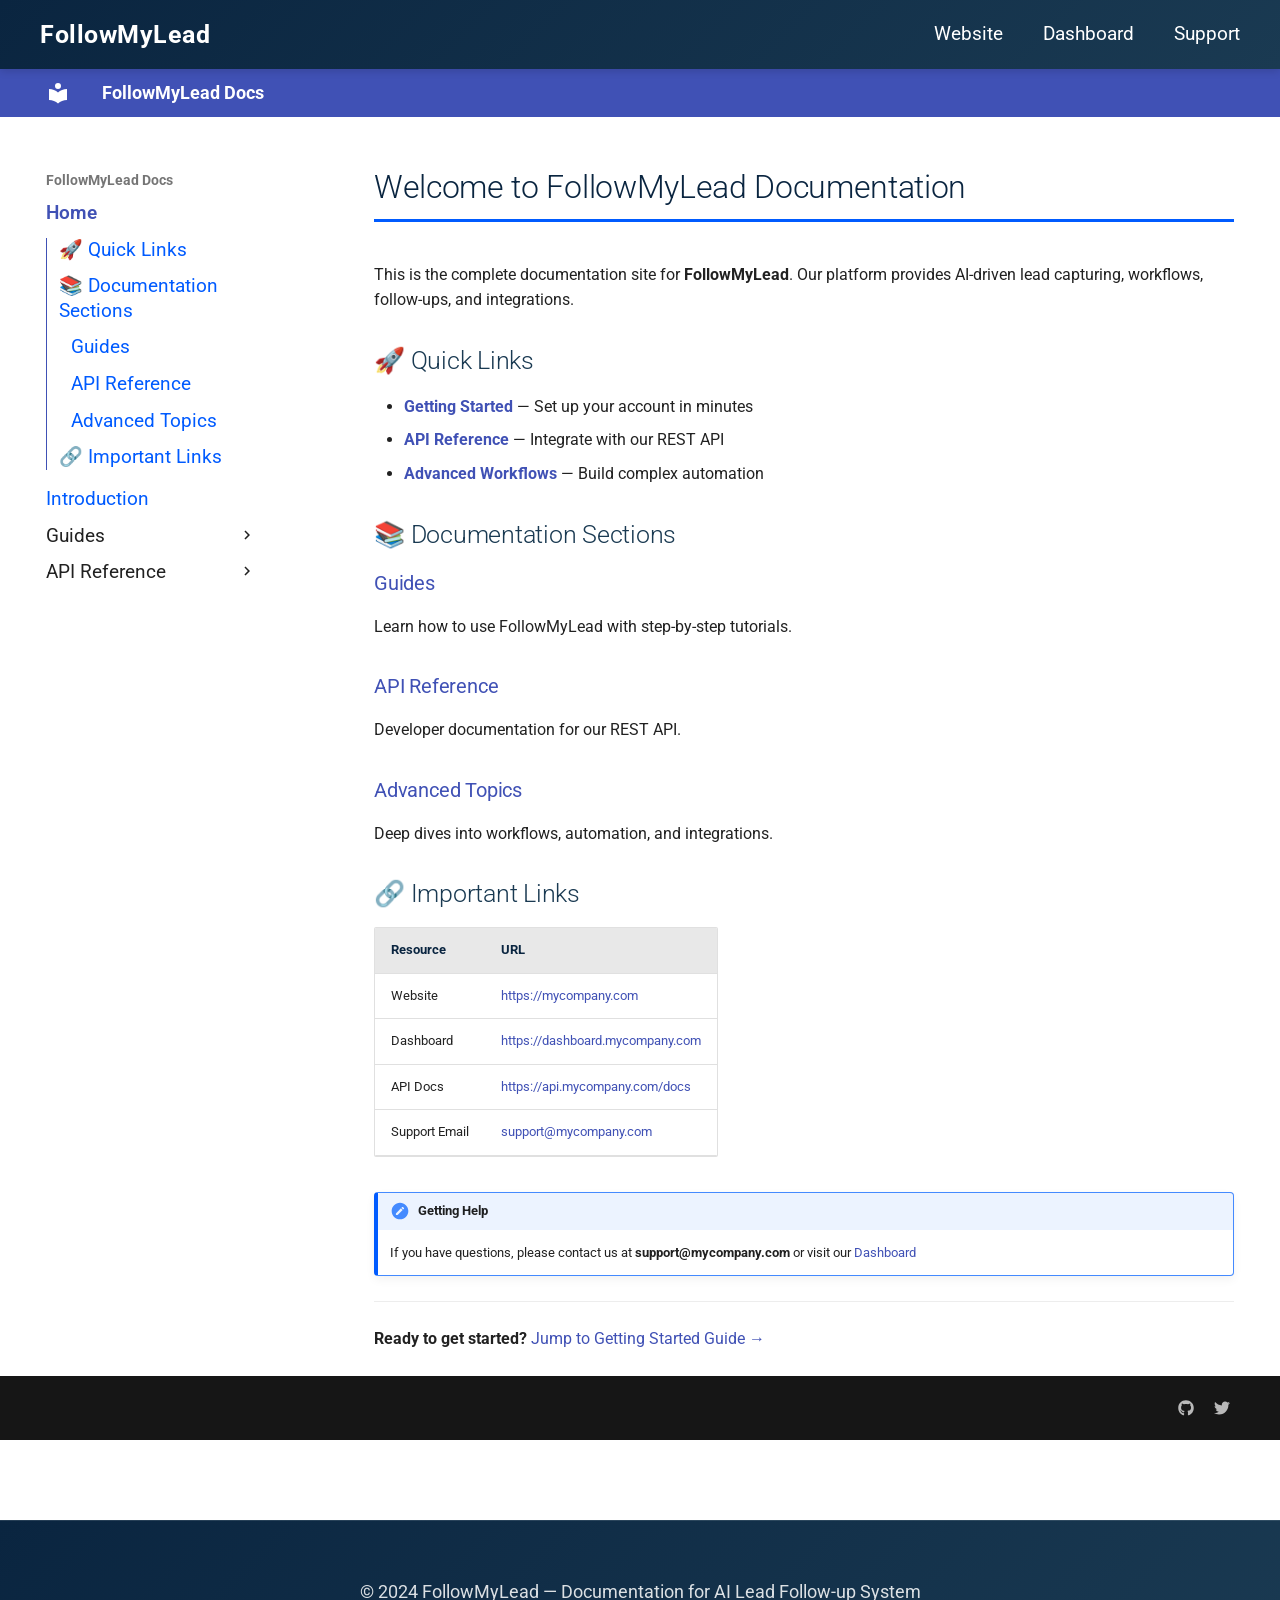
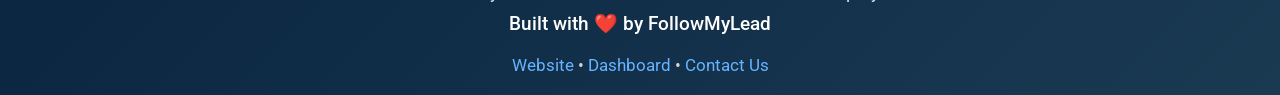
<file: index.html>
<!doctype html>
<html lang="en" class="no-js">
  <head>
    
      <meta charset="utf-8">
      <meta name="viewport" content="width=device-width,initial-scale=1">
      
        <meta name="description" content="Documentation for AI Lead Follow-up System">
      
      
      
        <link rel="canonical" href="https://docs.mycompany.com/">
      
      
      
        <link rel="next" href="introduction/">
      
      
        
      
      
      <link rel="icon" href="assets/favicon.png">
      <meta name="generator" content="mkdocs-1.6.1, mkdocs-material-9.7.6">
    
    
      
        <title>FollowMyLead Docs</title>
      
    
    
      <link rel="stylesheet" href="assets/stylesheets/main.484c7ddc.min.css">
      
      


    
    
      
    
    
      
        
        
        <link rel="preconnect" href="https://fonts.gstatic.com" crossorigin>
        <link rel="stylesheet" href="https://fonts.googleapis.com/css?family=Roboto:300,300i,400,400i,700,700i%7CRoboto+Mono:400,400i,700,700i&display=fallback">
        <style>:root{--md-text-font:"Roboto";--md-code-font:"Roboto Mono"}</style>
      
    
    
      <link rel="stylesheet" href="assets/custom.css">
    
    <script>__md_scope=new URL(".",location),__md_hash=e=>[...e].reduce(((e,_)=>(e<<5)-e+_.charCodeAt(0)),0),__md_get=(e,_=localStorage,t=__md_scope)=>JSON.parse(_.getItem(t.pathname+"."+e)),__md_set=(e,_,t=localStorage,a=__md_scope)=>{try{t.setItem(a.pathname+"."+e,JSON.stringify(_))}catch(e){}}</script>
    
      

    
    
  </head>
  
  
    <body dir="ltr">
  
    
    <input class="md-toggle" data-md-toggle="drawer" type="checkbox" id="__drawer" autocomplete="off">
    <input class="md-toggle" data-md-toggle="search" type="checkbox" id="__search" autocomplete="off">
    <label class="md-overlay" for="__drawer"></label>
    <div data-md-component="skip">
      
        
        <a href="#welcome-to-followmylead-documentation" class="md-skip">
          Skip to content
        </a>
      
    </div>
    <div data-md-component="announce">
      
    </div>
    
    
<header class="company-header">
  <div class="header-container">
    <div class="header-brand">
      <span class="company-name">FollowMyLead</span>
    </div>
    <nav class="header-nav">
      <a href="https://mycompany.com" class="header-link">Website</a>
      <a href="https://dashboard.mycompany.com" class="header-link">Dashboard</a>
      <a href="mailto:support@mycompany.com" class="header-link">Support</a>
    </nav>
  </div>
</header>

      

  

<header class="md-header md-header--shadow" data-md-component="header">
  <nav class="md-header__inner md-grid" aria-label="Header">
    <a href="." title="FollowMyLead Docs" class="md-header__button md-logo" aria-label="FollowMyLead Docs" data-md-component="logo">
      
  
  <svg xmlns="http://www.w3.org/2000/svg" viewBox="0 0 24 24"><path d="M12 8a3 3 0 0 0 3-3 3 3 0 0 0-3-3 3 3 0 0 0-3 3 3 3 0 0 0 3 3m0 3.54C9.64 9.35 6.5 8 3 8v11c3.5 0 6.64 1.35 9 3.54 2.36-2.19 5.5-3.54 9-3.54V8c-3.5 0-6.64 1.35-9 3.54"/></svg>

    </a>
    <label class="md-header__button md-icon" for="__drawer">
      
      <svg xmlns="http://www.w3.org/2000/svg" viewBox="0 0 24 24"><path d="M3 6h18v2H3zm0 5h18v2H3zm0 5h18v2H3z"/></svg>
    </label>
    <div class="md-header__title" data-md-component="header-title">
      <div class="md-header__ellipsis">
        <div class="md-header__topic">
          <span class="md-ellipsis">
            FollowMyLead Docs
          </span>
        </div>
        <div class="md-header__topic" data-md-component="header-topic">
          <span class="md-ellipsis">
            
              Home
            
          </span>
        </div>
      </div>
    </div>
    
    
      <script>var palette=__md_get("__palette");if(palette&&palette.color){if("(prefers-color-scheme)"===palette.color.media){var media=matchMedia("(prefers-color-scheme: light)"),input=document.querySelector(media.matches?"[data-md-color-media='(prefers-color-scheme: light)']":"[data-md-color-media='(prefers-color-scheme: dark)']");palette.color.media=input.getAttribute("data-md-color-media"),palette.color.scheme=input.getAttribute("data-md-color-scheme"),palette.color.primary=input.getAttribute("data-md-color-primary"),palette.color.accent=input.getAttribute("data-md-color-accent")}for(var[key,value]of Object.entries(palette.color))document.body.setAttribute("data-md-color-"+key,value)}</script>
    
    
    
    
  </nav>
  
</header>
    

    <div class="md-container" data-md-component="container">
      
      
        
          
        
      
      <main class="md-main" data-md-component="main">
        <div class="md-main__inner md-grid">
          
            
              
              <div class="md-sidebar md-sidebar--primary" data-md-component="sidebar" data-md-type="navigation" >
                <div class="md-sidebar__scrollwrap">
                  <div class="md-sidebar__inner">
                    



  

<nav class="md-nav md-nav--primary md-nav--integrated" aria-label="Navigation" data-md-level="0">
  <label class="md-nav__title" for="__drawer">
    <a href="." title="FollowMyLead Docs" class="md-nav__button md-logo" aria-label="FollowMyLead Docs" data-md-component="logo">
      
  
  <svg xmlns="http://www.w3.org/2000/svg" viewBox="0 0 24 24"><path d="M12 8a3 3 0 0 0 3-3 3 3 0 0 0-3-3 3 3 0 0 0-3 3 3 3 0 0 0 3 3m0 3.54C9.64 9.35 6.5 8 3 8v11c3.5 0 6.64 1.35 9 3.54 2.36-2.19 5.5-3.54 9-3.54V8c-3.5 0-6.64 1.35-9 3.54"/></svg>

    </a>
    FollowMyLead Docs
  </label>
  
  <ul class="md-nav__list" data-md-scrollfix>
    
      
      
  
  
    
  
  
  
    <li class="md-nav__item md-nav__item--active">
      
      <input class="md-nav__toggle md-toggle" type="checkbox" id="__toc">
      
      
        
      
      
        <label class="md-nav__link md-nav__link--active" for="__toc">
          
  
  
  <span class="md-ellipsis">
    
  
    Home
  

    
  </span>
  
  

          <span class="md-nav__icon md-icon"></span>
        </label>
      
      <a href="." class="md-nav__link md-nav__link--active">
        
  
  
  <span class="md-ellipsis">
    
  
    Home
  

    
  </span>
  
  

      </a>
      
        

<nav class="md-nav md-nav--secondary" aria-label="Table of contents">
  
  
  
    
  
  
    <label class="md-nav__title" for="__toc">
      <span class="md-nav__icon md-icon"></span>
      Table of contents
    </label>
    <ul class="md-nav__list" data-md-component="toc" data-md-scrollfix>
      
        <li class="md-nav__item">
  <a href="#quick-links" class="md-nav__link">
    <span class="md-ellipsis">
      
        🚀 Quick Links
      
    </span>
  </a>
  
</li>
      
        <li class="md-nav__item">
  <a href="#documentation-sections" class="md-nav__link">
    <span class="md-ellipsis">
      
        📚 Documentation Sections
      
    </span>
  </a>
  
    <nav class="md-nav" aria-label="📚 Documentation Sections">
      <ul class="md-nav__list">
        
          <li class="md-nav__item">
  <a href="#guides" class="md-nav__link">
    <span class="md-ellipsis">
      
        Guides
      
    </span>
  </a>
  
</li>
        
          <li class="md-nav__item">
  <a href="#api-reference" class="md-nav__link">
    <span class="md-ellipsis">
      
        API Reference
      
    </span>
  </a>
  
</li>
        
          <li class="md-nav__item">
  <a href="#advanced-topics" class="md-nav__link">
    <span class="md-ellipsis">
      
        Advanced Topics
      
    </span>
  </a>
  
</li>
        
      </ul>
    </nav>
  
</li>
      
        <li class="md-nav__item">
  <a href="#important-links" class="md-nav__link">
    <span class="md-ellipsis">
      
        🔗 Important Links
      
    </span>
  </a>
  
</li>
      
    </ul>
  
</nav>
      
    </li>
  

    
      
      
  
  
  
  
    <li class="md-nav__item">
      <a href="introduction/" class="md-nav__link">
        
  
  
  <span class="md-ellipsis">
    
  
    Introduction
  

    
  </span>
  
  

      </a>
    </li>
  

    
      
      
  
  
  
  
    
    
      
        
      
        
      
        
      
    
    
    
    
    <li class="md-nav__item md-nav__item--nested">
      
        
        
        <input class="md-nav__toggle md-toggle " type="checkbox" id="__nav_3" >
        
          
          <label class="md-nav__link" for="__nav_3" id="__nav_3_label" tabindex="0">
            
  
  
  <span class="md-ellipsis">
    
  
    Guides
  

    
  </span>
  
  

            <span class="md-nav__icon md-icon"></span>
          </label>
        
        <nav class="md-nav" data-md-level="1" aria-labelledby="__nav_3_label" aria-expanded="false">
          <label class="md-nav__title" for="__nav_3">
            <span class="md-nav__icon md-icon"></span>
            
  
    Guides
  

          </label>
          <ul class="md-nav__list" data-md-scrollfix>
            
              
                
  
  
  
  
    <li class="md-nav__item">
      <a href="guides/getting-started/" class="md-nav__link">
        
  
  
  <span class="md-ellipsis">
    
  
    Getting Started
  

    
  </span>
  
  

      </a>
    </li>
  

              
            
              
                
  
  
  
  
    <li class="md-nav__item">
      <a href="guides/installation/" class="md-nav__link">
        
  
  
  <span class="md-ellipsis">
    
  
    Installation
  

    
  </span>
  
  

      </a>
    </li>
  

              
            
              
                
  
  
  
  
    
    
      
        
      
        
      
        
      
    
    
    
    
    <li class="md-nav__item md-nav__item--nested">
      
        
        
        <input class="md-nav__toggle md-toggle " type="checkbox" id="__nav_3_3" >
        
          
          <label class="md-nav__link" for="__nav_3_3" id="__nav_3_3_label" tabindex="0">
            
  
  
  <span class="md-ellipsis">
    
  
    Advanced
  

    
  </span>
  
  

            <span class="md-nav__icon md-icon"></span>
          </label>
        
        <nav class="md-nav" data-md-level="2" aria-labelledby="__nav_3_3_label" aria-expanded="false">
          <label class="md-nav__title" for="__nav_3_3">
            <span class="md-nav__icon md-icon"></span>
            
  
    Advanced
  

          </label>
          <ul class="md-nav__list" data-md-scrollfix>
            
              
                
  
  
  
  
    <li class="md-nav__item">
      <a href="guides/advanced/workflows/" class="md-nav__link">
        
  
  
  <span class="md-ellipsis">
    
  
    Workflows
  

    
  </span>
  
  

      </a>
    </li>
  

              
            
              
                
  
  
  
  
    <li class="md-nav__item">
      <a href="guides/advanced/automation/" class="md-nav__link">
        
  
  
  <span class="md-ellipsis">
    
  
    Automation
  

    
  </span>
  
  

      </a>
    </li>
  

              
            
              
                
  
  
  
  
    <li class="md-nav__item">
      <a href="guides/advanced/integrations/" class="md-nav__link">
        
  
  
  <span class="md-ellipsis">
    
  
    Integrations
  

    
  </span>
  
  

      </a>
    </li>
  

              
            
          </ul>
        </nav>
      
    </li>
  

              
            
          </ul>
        </nav>
      
    </li>
  

    
      
      
  
  
  
  
    
    
      
        
      
        
      
        
      
    
    
    
    
    <li class="md-nav__item md-nav__item--nested">
      
        
        
        <input class="md-nav__toggle md-toggle " type="checkbox" id="__nav_4" >
        
          
          <label class="md-nav__link" for="__nav_4" id="__nav_4_label" tabindex="0">
            
  
  
  <span class="md-ellipsis">
    
  
    API Reference
  

    
  </span>
  
  

            <span class="md-nav__icon md-icon"></span>
          </label>
        
        <nav class="md-nav" data-md-level="1" aria-labelledby="__nav_4_label" aria-expanded="false">
          <label class="md-nav__title" for="__nav_4">
            <span class="md-nav__icon md-icon"></span>
            
  
    API Reference
  

          </label>
          <ul class="md-nav__list" data-md-scrollfix>
            
              
                
  
  
  
  
    <li class="md-nav__item">
      <a href="api/overview/" class="md-nav__link">
        
  
  
  <span class="md-ellipsis">
    
  
    Overview
  

    
  </span>
  
  

      </a>
    </li>
  

              
            
              
                
  
  
  
  
    <li class="md-nav__item">
      <a href="api/auth/" class="md-nav__link">
        
  
  
  <span class="md-ellipsis">
    
  
    Authentication
  

    
  </span>
  
  

      </a>
    </li>
  

              
            
              
                
  
  
  
  
    <li class="md-nav__item">
      <a href="api/endpoints/" class="md-nav__link">
        
  
  
  <span class="md-ellipsis">
    
  
    Endpoints
  

    
  </span>
  
  

      </a>
    </li>
  

              
            
          </ul>
        </nav>
      
    </li>
  

    
  </ul>
</nav>
                  </div>
                </div>
              </div>
            
            
          
          
            <div class="md-content" data-md-component="content">
              
              <article class="md-content__inner md-typeset">
                
                  



<h1 id="welcome-to-followmylead-documentation">Welcome to FollowMyLead Documentation<a class="headerlink" href="#welcome-to-followmylead-documentation" title="Permanent link">&para;</a></h1>
<p>This is the complete documentation site for <strong>FollowMyLead</strong>. Our platform provides AI-driven lead capturing, workflows, follow-ups, and integrations.</p>
<h2 id="quick-links">🚀 Quick Links<a class="headerlink" href="#quick-links" title="Permanent link">&para;</a></h2>
<ul>
<li><strong><a href="guides/getting-started/">Getting Started</a></strong> — Set up your account in minutes</li>
<li><strong><a href="api/overview/">API Reference</a></strong> — Integrate with our REST API</li>
<li><strong><a href="guides/advanced/workflows/">Advanced Workflows</a></strong> — Build complex automation</li>
</ul>
<h2 id="documentation-sections">📚 Documentation Sections<a class="headerlink" href="#documentation-sections" title="Permanent link">&para;</a></h2>
<h3 id="guides"><a href="guides/getting-started/">Guides</a><a class="headerlink" href="#guides" title="Permanent link">&para;</a></h3>
<p>Learn how to use FollowMyLead with step-by-step tutorials.</p>
<h3 id="api-reference"><a href="api/overview/">API Reference</a><a class="headerlink" href="#api-reference" title="Permanent link">&para;</a></h3>
<p>Developer documentation for our REST API.</p>
<h3 id="advanced-topics"><a href="guides/advanced/workflows/">Advanced Topics</a><a class="headerlink" href="#advanced-topics" title="Permanent link">&para;</a></h3>
<p>Deep dives into workflows, automation, and integrations.</p>
<h2 id="important-links">🔗 Important Links<a class="headerlink" href="#important-links" title="Permanent link">&para;</a></h2>
<table>
<thead>
<tr>
<th>Resource</th>
<th>URL</th>
</tr>
</thead>
<tbody>
<tr>
<td>Website</td>
<td><a href="https://mycompany.com">https://mycompany.com</a></td>
</tr>
<tr>
<td>Dashboard</td>
<td><a href="https://dashboard.mycompany.com">https://dashboard.mycompany.com</a></td>
</tr>
<tr>
<td>API Docs</td>
<td><a href="https://api.mycompany.com/docs">https://api.mycompany.com/docs</a></td>
</tr>
<tr>
<td>Support Email</td>
<td><a href="mailto:support@mycompany.com">support@mycompany.com</a></td>
</tr>
</tbody>
</table>
<div class="admonition note">
<p class="admonition-title">Getting Help</p>
<p>If you have questions, please contact us at <strong>support@mycompany.com</strong> or visit our <a href="https://dashboard.mycompany.com">Dashboard</a></p>
</div>
<hr />
<p><strong>Ready to get started?</strong> <a href="guides/getting-started/">Jump to Getting Started Guide →</a></p>












                
              </article>
            </div>
          
          
<script>var target=document.getElementById(location.hash.slice(1));target&&target.name&&(target.checked=target.name.startsWith("__tabbed_"))</script>
        </div>
        
          <button type="button" class="md-top md-icon" data-md-component="top" hidden>
  
  <svg xmlns="http://www.w3.org/2000/svg" viewBox="0 0 24 24"><path d="M13 20h-2V8l-5.5 5.5-1.42-1.42L12 4.16l7.92 7.92-1.42 1.42L13 8z"/></svg>
  Back to top
</button>
        
      </main>
      

        <footer class="md-footer">
  
  <div class="md-footer-meta md-typeset">
    <div class="md-footer-meta__inner md-grid">
      <div class="md-copyright">
  
  
</div>
      
        
<div class="md-social">
  
    
    
    
    
      
      
    
    <a href="https://github.com/mycompany" target="_blank" rel="noopener" title="github.com" class="md-social__link">
      <svg xmlns="http://www.w3.org/2000/svg" viewBox="0 0 512 512"><!--! Font Awesome Free 7.1.0 by @fontawesome - https://fontawesome.com License - https://fontawesome.com/license/free (Icons: CC BY 4.0, Fonts: SIL OFL 1.1, Code: MIT License) Copyright 2025 Fonticons, Inc.--><path d="M173.9 397.4c0 2-2.3 3.6-5.2 3.6-3.3.3-5.6-1.3-5.6-3.6 0-2 2.3-3.6 5.2-3.6 3-.3 5.6 1.3 5.6 3.6m-31.1-4.5c-.7 2 1.3 4.3 4.3 4.9 2.6 1 5.6 0 6.2-2s-1.3-4.3-4.3-5.2c-2.6-.7-5.5.3-6.2 2.3m44.2-1.7c-2.9.7-4.9 2.6-4.6 4.9.3 2 2.9 3.3 5.9 2.6 2.9-.7 4.9-2.6 4.6-4.6-.3-1.9-3-3.2-5.9-2.9M252.8 8C114.1 8 8 113.3 8 252c0 110.9 69.8 205.8 169.5 239.2 12.8 2.3 17.3-5.6 17.3-12.1 0-6.2-.3-40.4-.3-61.4 0 0-70 15-84.7-29.8 0 0-11.4-29.1-27.8-36.6 0 0-22.9-15.7 1.6-15.4 0 0 24.9 2 38.6 25.8 21.9 38.6 58.6 27.5 72.9 20.9 2.3-16 8.8-27.1 16-33.7-55.9-6.2-112.3-14.3-112.3-110.5 0-27.5 7.6-41.3 23.6-58.9-2.6-6.5-11.1-33.3 2.6-67.9 20.9-6.5 69 27 69 27 20-5.6 41.5-8.5 62.8-8.5s42.8 2.9 62.8 8.5c0 0 48.1-33.6 69-27 13.7 34.7 5.2 61.4 2.6 67.9 16 17.7 25.8 31.5 25.8 58.9 0 96.5-58.9 104.2-114.8 110.5 9.2 7.9 17 22.9 17 46.4 0 33.7-.3 75.4-.3 83.6 0 6.5 4.6 14.4 17.3 12.1C436.2 457.8 504 362.9 504 252 504 113.3 391.5 8 252.8 8M105.2 352.9c-1.3 1-1 3.3.7 5.2 1.6 1.6 3.9 2.3 5.2 1 1.3-1 1-3.3-.7-5.2-1.6-1.6-3.9-2.3-5.2-1m-10.8-8.1c-.7 1.3.3 2.9 2.3 3.9 1.6 1 3.6.7 4.3-.7.7-1.3-.3-2.9-2.3-3.9-2-.6-3.6-.3-4.3.7m32.4 35.6c-1.6 1.3-1 4.3 1.3 6.2 2.3 2.3 5.2 2.6 6.5 1 1.3-1.3.7-4.3-1.3-6.2-2.2-2.3-5.2-2.6-6.5-1m-11.4-14.7c-1.6 1-1.6 3.6 0 5.9s4.3 3.3 5.6 2.3c1.6-1.3 1.6-3.9 0-6.2-1.4-2.3-4-3.3-5.6-2"/></svg>
    </a>
  
    
    
    
    
      
      
    
    <a href="https://twitter.com/mycompany" target="_blank" rel="noopener" title="twitter.com" class="md-social__link">
      <svg xmlns="http://www.w3.org/2000/svg" viewBox="0 0 512 512"><!--! Font Awesome Free 7.1.0 by @fontawesome - https://fontawesome.com License - https://fontawesome.com/license/free (Icons: CC BY 4.0, Fonts: SIL OFL 1.1, Code: MIT License) Copyright 2025 Fonticons, Inc.--><path d="M459.4 151.7c.3 4.5.3 9.1.3 13.6 0 138.7-105.6 298.6-298.6 298.6-59.5 0-114.7-17.2-161.1-47.1 8.4 1 16.6 1.3 25.3 1.3 49.1 0 94.2-16.6 130.3-44.8-46.1-1-84.8-31.2-98.1-72.8 6.5 1 13 1.6 19.8 1.6 9.4 0 18.8-1.3 27.6-3.6-48.1-9.7-84.1-52-84.1-103v-1.3c14 7.8 30.2 12.7 47.4 13.3-28.3-18.8-46.8-51-46.8-87.4 0-19.5 5.2-37.4 14.3-53C87.4 130.8 165 172.4 252.1 176.9c-1.6-7.8-2.6-15.9-2.6-24C249.5 95.1 296.3 48 354.4 48c30.2 0 57.5 12.7 76.7 33.1 23.7-4.5 46.5-13.3 66.6-25.3-7.8 24.4-24.4 44.8-46.1 57.8 21.1-2.3 41.6-8.1 60.4-16.2-14.3 20.8-32.2 39.3-52.6 54.3"/></svg>
    </a>
  
</div>
      
    </div>
  </div>
</footer>
      
<footer class="company-footer">
  <div class="footer-container">
    <div class="footer-content">
      <p class="footer-copyright">
        © 2024 FollowMyLead — Documentation for AI Lead Follow-up System
      </p>
      <p class="footer-tagline">Built with ❤️ by FollowMyLead</p>
      <div class="footer-links">
        <a href="https://mycompany.com">Website</a>
        <span> • </span>
        <a href="https://dashboard.mycompany.com">Dashboard</a>
        <span> • </span>
        <a href="mailto:support@mycompany.com">Contact Us</a>
      </div>
    </div>
  </div>
</footer>

    </div>
    <div class="md-dialog" data-md-component="dialog">
      <div class="md-dialog__inner md-typeset"></div>
    </div>
    
    
    
      
      
      <script id="__config" type="application/json">{"annotate": null, "base": ".", "features": ["navigation.top", "navigation.indexes", "toc.integrate", "search.suggest", "search.highlight"], "search": "assets/javascripts/workers/search.2c215733.min.js", "tags": null, "translations": {"clipboard.copied": "Copied to clipboard", "clipboard.copy": "Copy to clipboard", "search.result.more.one": "1 more on this page", "search.result.more.other": "# more on this page", "search.result.none": "No matching documents", "search.result.one": "1 matching document", "search.result.other": "# matching documents", "search.result.placeholder": "Type to start searching", "search.result.term.missing": "Missing", "select.version": "Select version"}, "version": null}</script>
    
    
      <script src="assets/javascripts/bundle.79ae519e.min.js"></script>
      
    
  </body>
</html>
</file>
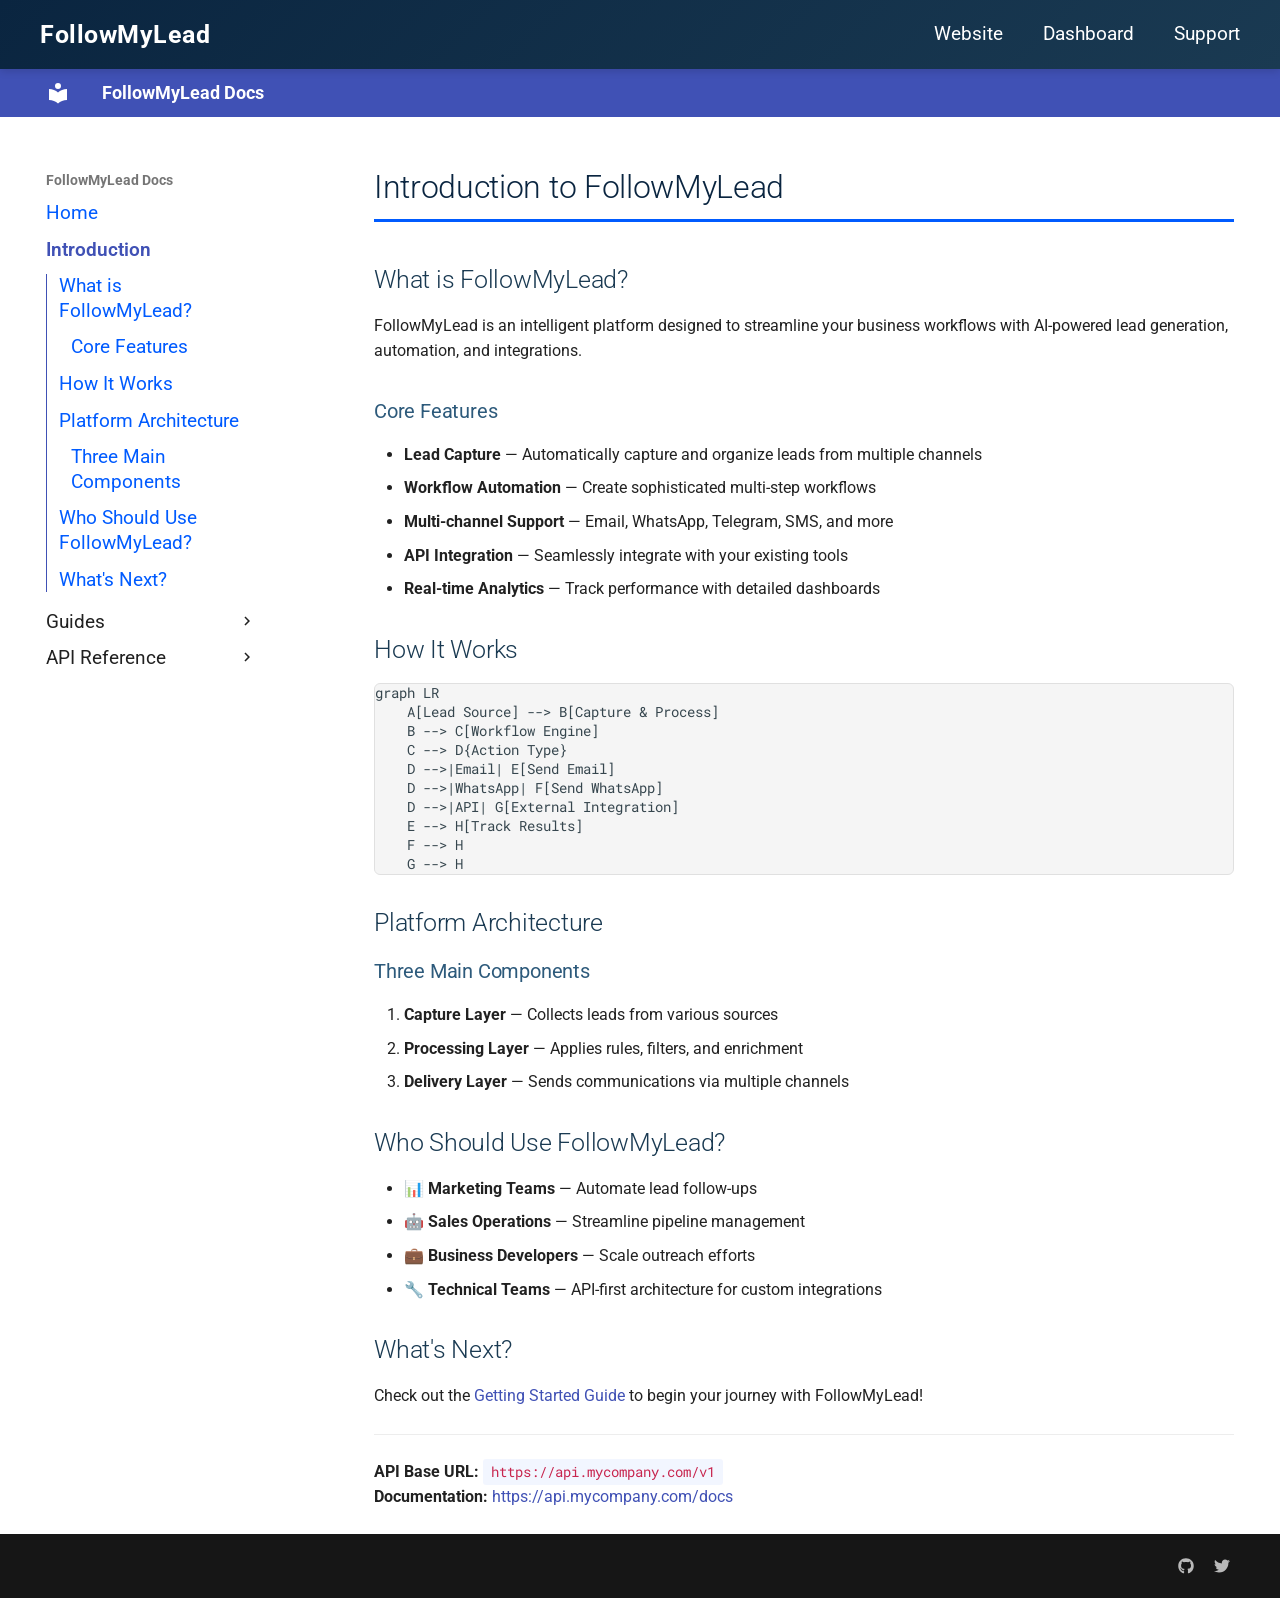
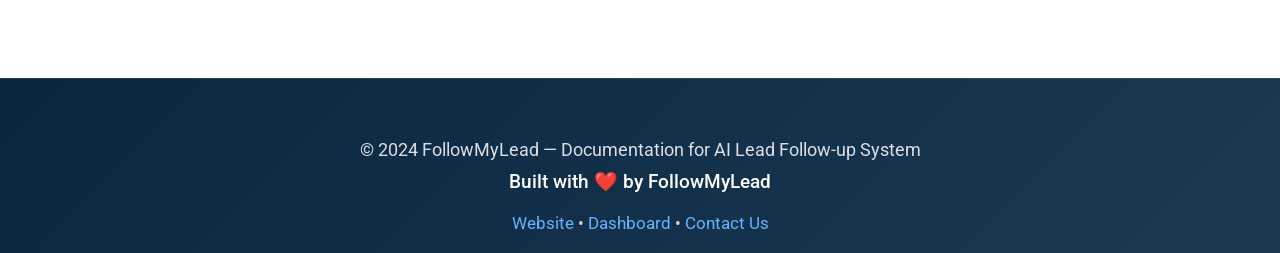
<file: introduction/index.html>
<!doctype html>
<html lang="en" class="no-js">
  <head>
    
      <meta charset="utf-8">
      <meta name="viewport" content="width=device-width,initial-scale=1">
      
        <meta name="description" content="Documentation for AI Lead Follow-up System">
      
      
      
        <link rel="canonical" href="https://docs.mycompany.com/introduction/">
      
      
        <link rel="prev" href="..">
      
      
        <link rel="next" href="../guides/getting-started/">
      
      
        
      
      
      <link rel="icon" href="../assets/favicon.png">
      <meta name="generator" content="mkdocs-1.6.1, mkdocs-material-9.7.6">
    
    
      
        <title>Introduction - FollowMyLead Docs</title>
      
    
    
      <link rel="stylesheet" href="../assets/stylesheets/main.484c7ddc.min.css">
      
      


    
    
      
    
    
      
        
        
        <link rel="preconnect" href="https://fonts.gstatic.com" crossorigin>
        <link rel="stylesheet" href="https://fonts.googleapis.com/css?family=Roboto:300,300i,400,400i,700,700i%7CRoboto+Mono:400,400i,700,700i&display=fallback">
        <style>:root{--md-text-font:"Roboto";--md-code-font:"Roboto Mono"}</style>
      
    
    
      <link rel="stylesheet" href="../assets/custom.css">
    
    <script>__md_scope=new URL("..",location),__md_hash=e=>[...e].reduce(((e,_)=>(e<<5)-e+_.charCodeAt(0)),0),__md_get=(e,_=localStorage,t=__md_scope)=>JSON.parse(_.getItem(t.pathname+"."+e)),__md_set=(e,_,t=localStorage,a=__md_scope)=>{try{t.setItem(a.pathname+"."+e,JSON.stringify(_))}catch(e){}}</script>
    
      

    
    
  </head>
  
  
    <body dir="ltr">
  
    
    <input class="md-toggle" data-md-toggle="drawer" type="checkbox" id="__drawer" autocomplete="off">
    <input class="md-toggle" data-md-toggle="search" type="checkbox" id="__search" autocomplete="off">
    <label class="md-overlay" for="__drawer"></label>
    <div data-md-component="skip">
      
        
        <a href="#introduction-to-followmylead" class="md-skip">
          Skip to content
        </a>
      
    </div>
    <div data-md-component="announce">
      
    </div>
    
    
<header class="company-header">
  <div class="header-container">
    <div class="header-brand">
      <span class="company-name">FollowMyLead</span>
    </div>
    <nav class="header-nav">
      <a href="https://mycompany.com" class="header-link">Website</a>
      <a href="https://dashboard.mycompany.com" class="header-link">Dashboard</a>
      <a href="mailto:support@mycompany.com" class="header-link">Support</a>
    </nav>
  </div>
</header>

      

  

<header class="md-header md-header--shadow" data-md-component="header">
  <nav class="md-header__inner md-grid" aria-label="Header">
    <a href=".." title="FollowMyLead Docs" class="md-header__button md-logo" aria-label="FollowMyLead Docs" data-md-component="logo">
      
  
  <svg xmlns="http://www.w3.org/2000/svg" viewBox="0 0 24 24"><path d="M12 8a3 3 0 0 0 3-3 3 3 0 0 0-3-3 3 3 0 0 0-3 3 3 3 0 0 0 3 3m0 3.54C9.64 9.35 6.5 8 3 8v11c3.5 0 6.64 1.35 9 3.54 2.36-2.19 5.5-3.54 9-3.54V8c-3.5 0-6.64 1.35-9 3.54"/></svg>

    </a>
    <label class="md-header__button md-icon" for="__drawer">
      
      <svg xmlns="http://www.w3.org/2000/svg" viewBox="0 0 24 24"><path d="M3 6h18v2H3zm0 5h18v2H3zm0 5h18v2H3z"/></svg>
    </label>
    <div class="md-header__title" data-md-component="header-title">
      <div class="md-header__ellipsis">
        <div class="md-header__topic">
          <span class="md-ellipsis">
            FollowMyLead Docs
          </span>
        </div>
        <div class="md-header__topic" data-md-component="header-topic">
          <span class="md-ellipsis">
            
              Introduction
            
          </span>
        </div>
      </div>
    </div>
    
    
      <script>var palette=__md_get("__palette");if(palette&&palette.color){if("(prefers-color-scheme)"===palette.color.media){var media=matchMedia("(prefers-color-scheme: light)"),input=document.querySelector(media.matches?"[data-md-color-media='(prefers-color-scheme: light)']":"[data-md-color-media='(prefers-color-scheme: dark)']");palette.color.media=input.getAttribute("data-md-color-media"),palette.color.scheme=input.getAttribute("data-md-color-scheme"),palette.color.primary=input.getAttribute("data-md-color-primary"),palette.color.accent=input.getAttribute("data-md-color-accent")}for(var[key,value]of Object.entries(palette.color))document.body.setAttribute("data-md-color-"+key,value)}</script>
    
    
    
    
  </nav>
  
</header>
    

    <div class="md-container" data-md-component="container">
      
      
        
          
        
      
      <main class="md-main" data-md-component="main">
        <div class="md-main__inner md-grid">
          
            
              
              <div class="md-sidebar md-sidebar--primary" data-md-component="sidebar" data-md-type="navigation" >
                <div class="md-sidebar__scrollwrap">
                  <div class="md-sidebar__inner">
                    



  

<nav class="md-nav md-nav--primary md-nav--integrated" aria-label="Navigation" data-md-level="0">
  <label class="md-nav__title" for="__drawer">
    <a href=".." title="FollowMyLead Docs" class="md-nav__button md-logo" aria-label="FollowMyLead Docs" data-md-component="logo">
      
  
  <svg xmlns="http://www.w3.org/2000/svg" viewBox="0 0 24 24"><path d="M12 8a3 3 0 0 0 3-3 3 3 0 0 0-3-3 3 3 0 0 0-3 3 3 3 0 0 0 3 3m0 3.54C9.64 9.35 6.5 8 3 8v11c3.5 0 6.64 1.35 9 3.54 2.36-2.19 5.5-3.54 9-3.54V8c-3.5 0-6.64 1.35-9 3.54"/></svg>

    </a>
    FollowMyLead Docs
  </label>
  
  <ul class="md-nav__list" data-md-scrollfix>
    
      
      
  
  
  
  
    <li class="md-nav__item">
      <a href=".." class="md-nav__link">
        
  
  
  <span class="md-ellipsis">
    
  
    Home
  

    
  </span>
  
  

      </a>
    </li>
  

    
      
      
  
  
    
  
  
  
    <li class="md-nav__item md-nav__item--active">
      
      <input class="md-nav__toggle md-toggle" type="checkbox" id="__toc">
      
      
        
      
      
        <label class="md-nav__link md-nav__link--active" for="__toc">
          
  
  
  <span class="md-ellipsis">
    
  
    Introduction
  

    
  </span>
  
  

          <span class="md-nav__icon md-icon"></span>
        </label>
      
      <a href="./" class="md-nav__link md-nav__link--active">
        
  
  
  <span class="md-ellipsis">
    
  
    Introduction
  

    
  </span>
  
  

      </a>
      
        

<nav class="md-nav md-nav--secondary" aria-label="Table of contents">
  
  
  
    
  
  
    <label class="md-nav__title" for="__toc">
      <span class="md-nav__icon md-icon"></span>
      Table of contents
    </label>
    <ul class="md-nav__list" data-md-component="toc" data-md-scrollfix>
      
        <li class="md-nav__item">
  <a href="#what-is-followmylead" class="md-nav__link">
    <span class="md-ellipsis">
      
        What is FollowMyLead?
      
    </span>
  </a>
  
    <nav class="md-nav" aria-label="What is FollowMyLead?">
      <ul class="md-nav__list">
        
          <li class="md-nav__item">
  <a href="#core-features" class="md-nav__link">
    <span class="md-ellipsis">
      
        Core Features
      
    </span>
  </a>
  
</li>
        
      </ul>
    </nav>
  
</li>
      
        <li class="md-nav__item">
  <a href="#how-it-works" class="md-nav__link">
    <span class="md-ellipsis">
      
        How It Works
      
    </span>
  </a>
  
</li>
      
        <li class="md-nav__item">
  <a href="#platform-architecture" class="md-nav__link">
    <span class="md-ellipsis">
      
        Platform Architecture
      
    </span>
  </a>
  
    <nav class="md-nav" aria-label="Platform Architecture">
      <ul class="md-nav__list">
        
          <li class="md-nav__item">
  <a href="#three-main-components" class="md-nav__link">
    <span class="md-ellipsis">
      
        Three Main Components
      
    </span>
  </a>
  
</li>
        
      </ul>
    </nav>
  
</li>
      
        <li class="md-nav__item">
  <a href="#who-should-use-followmylead" class="md-nav__link">
    <span class="md-ellipsis">
      
        Who Should Use FollowMyLead?
      
    </span>
  </a>
  
</li>
      
        <li class="md-nav__item">
  <a href="#whats-next" class="md-nav__link">
    <span class="md-ellipsis">
      
        What's Next?
      
    </span>
  </a>
  
</li>
      
    </ul>
  
</nav>
      
    </li>
  

    
      
      
  
  
  
  
    
    
      
        
      
        
      
        
      
    
    
    
    
    <li class="md-nav__item md-nav__item--nested">
      
        
        
        <input class="md-nav__toggle md-toggle " type="checkbox" id="__nav_3" >
        
          
          <label class="md-nav__link" for="__nav_3" id="__nav_3_label" tabindex="0">
            
  
  
  <span class="md-ellipsis">
    
  
    Guides
  

    
  </span>
  
  

            <span class="md-nav__icon md-icon"></span>
          </label>
        
        <nav class="md-nav" data-md-level="1" aria-labelledby="__nav_3_label" aria-expanded="false">
          <label class="md-nav__title" for="__nav_3">
            <span class="md-nav__icon md-icon"></span>
            
  
    Guides
  

          </label>
          <ul class="md-nav__list" data-md-scrollfix>
            
              
                
  
  
  
  
    <li class="md-nav__item">
      <a href="../guides/getting-started/" class="md-nav__link">
        
  
  
  <span class="md-ellipsis">
    
  
    Getting Started
  

    
  </span>
  
  

      </a>
    </li>
  

              
            
              
                
  
  
  
  
    <li class="md-nav__item">
      <a href="../guides/installation/" class="md-nav__link">
        
  
  
  <span class="md-ellipsis">
    
  
    Installation
  

    
  </span>
  
  

      </a>
    </li>
  

              
            
              
                
  
  
  
  
    
    
      
        
      
        
      
        
      
    
    
    
    
    <li class="md-nav__item md-nav__item--nested">
      
        
        
        <input class="md-nav__toggle md-toggle " type="checkbox" id="__nav_3_3" >
        
          
          <label class="md-nav__link" for="__nav_3_3" id="__nav_3_3_label" tabindex="0">
            
  
  
  <span class="md-ellipsis">
    
  
    Advanced
  

    
  </span>
  
  

            <span class="md-nav__icon md-icon"></span>
          </label>
        
        <nav class="md-nav" data-md-level="2" aria-labelledby="__nav_3_3_label" aria-expanded="false">
          <label class="md-nav__title" for="__nav_3_3">
            <span class="md-nav__icon md-icon"></span>
            
  
    Advanced
  

          </label>
          <ul class="md-nav__list" data-md-scrollfix>
            
              
                
  
  
  
  
    <li class="md-nav__item">
      <a href="../guides/advanced/workflows/" class="md-nav__link">
        
  
  
  <span class="md-ellipsis">
    
  
    Workflows
  

    
  </span>
  
  

      </a>
    </li>
  

              
            
              
                
  
  
  
  
    <li class="md-nav__item">
      <a href="../guides/advanced/automation/" class="md-nav__link">
        
  
  
  <span class="md-ellipsis">
    
  
    Automation
  

    
  </span>
  
  

      </a>
    </li>
  

              
            
              
                
  
  
  
  
    <li class="md-nav__item">
      <a href="../guides/advanced/integrations/" class="md-nav__link">
        
  
  
  <span class="md-ellipsis">
    
  
    Integrations
  

    
  </span>
  
  

      </a>
    </li>
  

              
            
          </ul>
        </nav>
      
    </li>
  

              
            
          </ul>
        </nav>
      
    </li>
  

    
      
      
  
  
  
  
    
    
      
        
      
        
      
        
      
    
    
    
    
    <li class="md-nav__item md-nav__item--nested">
      
        
        
        <input class="md-nav__toggle md-toggle " type="checkbox" id="__nav_4" >
        
          
          <label class="md-nav__link" for="__nav_4" id="__nav_4_label" tabindex="0">
            
  
  
  <span class="md-ellipsis">
    
  
    API Reference
  

    
  </span>
  
  

            <span class="md-nav__icon md-icon"></span>
          </label>
        
        <nav class="md-nav" data-md-level="1" aria-labelledby="__nav_4_label" aria-expanded="false">
          <label class="md-nav__title" for="__nav_4">
            <span class="md-nav__icon md-icon"></span>
            
  
    API Reference
  

          </label>
          <ul class="md-nav__list" data-md-scrollfix>
            
              
                
  
  
  
  
    <li class="md-nav__item">
      <a href="../api/overview/" class="md-nav__link">
        
  
  
  <span class="md-ellipsis">
    
  
    Overview
  

    
  </span>
  
  

      </a>
    </li>
  

              
            
              
                
  
  
  
  
    <li class="md-nav__item">
      <a href="../api/auth/" class="md-nav__link">
        
  
  
  <span class="md-ellipsis">
    
  
    Authentication
  

    
  </span>
  
  

      </a>
    </li>
  

              
            
              
                
  
  
  
  
    <li class="md-nav__item">
      <a href="../api/endpoints/" class="md-nav__link">
        
  
  
  <span class="md-ellipsis">
    
  
    Endpoints
  

    
  </span>
  
  

      </a>
    </li>
  

              
            
          </ul>
        </nav>
      
    </li>
  

    
  </ul>
</nav>
                  </div>
                </div>
              </div>
            
            
          
          
            <div class="md-content" data-md-component="content">
              
              <article class="md-content__inner md-typeset">
                
                  



<h1 id="introduction-to-followmylead">Introduction to FollowMyLead<a class="headerlink" href="#introduction-to-followmylead" title="Permanent link">&para;</a></h1>
<h2 id="what-is-followmylead">What is FollowMyLead?<a class="headerlink" href="#what-is-followmylead" title="Permanent link">&para;</a></h2>
<p>FollowMyLead is an intelligent platform designed to streamline your business workflows with AI-powered lead generation, automation, and integrations.</p>
<h3 id="core-features">Core Features<a class="headerlink" href="#core-features" title="Permanent link">&para;</a></h3>
<ul>
<li><strong>Lead Capture</strong> — Automatically capture and organize leads from multiple channels</li>
<li><strong>Workflow Automation</strong> — Create sophisticated multi-step workflows</li>
<li><strong>Multi-channel Support</strong> — Email, WhatsApp, Telegram, SMS, and more</li>
<li><strong>API Integration</strong> — Seamlessly integrate with your existing tools</li>
<li><strong>Real-time Analytics</strong> — Track performance with detailed dashboards</li>
</ul>
<h2 id="how-it-works">How It Works<a class="headerlink" href="#how-it-works" title="Permanent link">&para;</a></h2>
<div class="highlight"><pre><span></span><code>graph LR
    A[Lead Source] --&gt; B[Capture &amp; Process]
    B --&gt; C[Workflow Engine]
    C --&gt; D{Action Type}
    D --&gt;|Email| E[Send Email]
    D --&gt;|WhatsApp| F[Send WhatsApp]
    D --&gt;|API| G[External Integration]
    E --&gt; H[Track Results]
    F --&gt; H
    G --&gt; H
</code></pre></div>
<h2 id="platform-architecture">Platform Architecture<a class="headerlink" href="#platform-architecture" title="Permanent link">&para;</a></h2>
<h3 id="three-main-components">Three Main Components<a class="headerlink" href="#three-main-components" title="Permanent link">&para;</a></h3>
<ol>
<li><strong>Capture Layer</strong> — Collects leads from various sources</li>
<li><strong>Processing Layer</strong> — Applies rules, filters, and enrichment</li>
<li><strong>Delivery Layer</strong> — Sends communications via multiple channels</li>
</ol>
<h2 id="who-should-use-followmylead">Who Should Use FollowMyLead?<a class="headerlink" href="#who-should-use-followmylead" title="Permanent link">&para;</a></h2>
<ul>
<li>📊 <strong>Marketing Teams</strong> — Automate lead follow-ups</li>
<li>🤖 <strong>Sales Operations</strong> — Streamline pipeline management</li>
<li>💼 <strong>Business Developers</strong> — Scale outreach efforts</li>
<li>🔧 <strong>Technical Teams</strong> — API-first architecture for custom integrations</li>
</ul>
<h2 id="whats-next">What's Next?<a class="headerlink" href="#whats-next" title="Permanent link">&para;</a></h2>
<p>Check out the <a href="../guides/getting-started/">Getting Started Guide</a> to begin your journey with FollowMyLead!</p>
<hr />
<p><strong>API Base URL:</strong> <code>https://api.mycompany.com/v1</code><br />
<strong>Documentation:</strong> <a href="https://api.mycompany.com/docs">https://api.mycompany.com/docs</a></p>












                
              </article>
            </div>
          
          
<script>var target=document.getElementById(location.hash.slice(1));target&&target.name&&(target.checked=target.name.startsWith("__tabbed_"))</script>
        </div>
        
          <button type="button" class="md-top md-icon" data-md-component="top" hidden>
  
  <svg xmlns="http://www.w3.org/2000/svg" viewBox="0 0 24 24"><path d="M13 20h-2V8l-5.5 5.5-1.42-1.42L12 4.16l7.92 7.92-1.42 1.42L13 8z"/></svg>
  Back to top
</button>
        
      </main>
      

        <footer class="md-footer">
  
  <div class="md-footer-meta md-typeset">
    <div class="md-footer-meta__inner md-grid">
      <div class="md-copyright">
  
  
</div>
      
        
<div class="md-social">
  
    
    
    
    
      
      
    
    <a href="https://github.com/mycompany" target="_blank" rel="noopener" title="github.com" class="md-social__link">
      <svg xmlns="http://www.w3.org/2000/svg" viewBox="0 0 512 512"><!--! Font Awesome Free 7.1.0 by @fontawesome - https://fontawesome.com License - https://fontawesome.com/license/free (Icons: CC BY 4.0, Fonts: SIL OFL 1.1, Code: MIT License) Copyright 2025 Fonticons, Inc.--><path d="M173.9 397.4c0 2-2.3 3.6-5.2 3.6-3.3.3-5.6-1.3-5.6-3.6 0-2 2.3-3.6 5.2-3.6 3-.3 5.6 1.3 5.6 3.6m-31.1-4.5c-.7 2 1.3 4.3 4.3 4.9 2.6 1 5.6 0 6.2-2s-1.3-4.3-4.3-5.2c-2.6-.7-5.5.3-6.2 2.3m44.2-1.7c-2.9.7-4.9 2.6-4.6 4.9.3 2 2.9 3.3 5.9 2.6 2.9-.7 4.9-2.6 4.6-4.6-.3-1.9-3-3.2-5.9-2.9M252.8 8C114.1 8 8 113.3 8 252c0 110.9 69.8 205.8 169.5 239.2 12.8 2.3 17.3-5.6 17.3-12.1 0-6.2-.3-40.4-.3-61.4 0 0-70 15-84.7-29.8 0 0-11.4-29.1-27.8-36.6 0 0-22.9-15.7 1.6-15.4 0 0 24.9 2 38.6 25.8 21.9 38.6 58.6 27.5 72.9 20.9 2.3-16 8.8-27.1 16-33.7-55.9-6.2-112.3-14.3-112.3-110.5 0-27.5 7.6-41.3 23.6-58.9-2.6-6.5-11.1-33.3 2.6-67.9 20.9-6.5 69 27 69 27 20-5.6 41.5-8.5 62.8-8.5s42.8 2.9 62.8 8.5c0 0 48.1-33.6 69-27 13.7 34.7 5.2 61.4 2.6 67.9 16 17.7 25.8 31.5 25.8 58.9 0 96.5-58.9 104.2-114.8 110.5 9.2 7.9 17 22.9 17 46.4 0 33.7-.3 75.4-.3 83.6 0 6.5 4.6 14.4 17.3 12.1C436.2 457.8 504 362.9 504 252 504 113.3 391.5 8 252.8 8M105.2 352.9c-1.3 1-1 3.3.7 5.2 1.6 1.6 3.9 2.3 5.2 1 1.3-1 1-3.3-.7-5.2-1.6-1.6-3.9-2.3-5.2-1m-10.8-8.1c-.7 1.3.3 2.9 2.3 3.9 1.6 1 3.6.7 4.3-.7.7-1.3-.3-2.9-2.3-3.9-2-.6-3.6-.3-4.3.7m32.4 35.6c-1.6 1.3-1 4.3 1.3 6.2 2.3 2.3 5.2 2.6 6.5 1 1.3-1.3.7-4.3-1.3-6.2-2.2-2.3-5.2-2.6-6.5-1m-11.4-14.7c-1.6 1-1.6 3.6 0 5.9s4.3 3.3 5.6 2.3c1.6-1.3 1.6-3.9 0-6.2-1.4-2.3-4-3.3-5.6-2"/></svg>
    </a>
  
    
    
    
    
      
      
    
    <a href="https://twitter.com/mycompany" target="_blank" rel="noopener" title="twitter.com" class="md-social__link">
      <svg xmlns="http://www.w3.org/2000/svg" viewBox="0 0 512 512"><!--! Font Awesome Free 7.1.0 by @fontawesome - https://fontawesome.com License - https://fontawesome.com/license/free (Icons: CC BY 4.0, Fonts: SIL OFL 1.1, Code: MIT License) Copyright 2025 Fonticons, Inc.--><path d="M459.4 151.7c.3 4.5.3 9.1.3 13.6 0 138.7-105.6 298.6-298.6 298.6-59.5 0-114.7-17.2-161.1-47.1 8.4 1 16.6 1.3 25.3 1.3 49.1 0 94.2-16.6 130.3-44.8-46.1-1-84.8-31.2-98.1-72.8 6.5 1 13 1.6 19.8 1.6 9.4 0 18.8-1.3 27.6-3.6-48.1-9.7-84.1-52-84.1-103v-1.3c14 7.8 30.2 12.7 47.4 13.3-28.3-18.8-46.8-51-46.8-87.4 0-19.5 5.2-37.4 14.3-53C87.4 130.8 165 172.4 252.1 176.9c-1.6-7.8-2.6-15.9-2.6-24C249.5 95.1 296.3 48 354.4 48c30.2 0 57.5 12.7 76.7 33.1 23.7-4.5 46.5-13.3 66.6-25.3-7.8 24.4-24.4 44.8-46.1 57.8 21.1-2.3 41.6-8.1 60.4-16.2-14.3 20.8-32.2 39.3-52.6 54.3"/></svg>
    </a>
  
</div>
      
    </div>
  </div>
</footer>
      
<footer class="company-footer">
  <div class="footer-container">
    <div class="footer-content">
      <p class="footer-copyright">
        © 2024 FollowMyLead — Documentation for AI Lead Follow-up System
      </p>
      <p class="footer-tagline">Built with ❤️ by FollowMyLead</p>
      <div class="footer-links">
        <a href="https://mycompany.com">Website</a>
        <span> • </span>
        <a href="https://dashboard.mycompany.com">Dashboard</a>
        <span> • </span>
        <a href="mailto:support@mycompany.com">Contact Us</a>
      </div>
    </div>
  </div>
</footer>

    </div>
    <div class="md-dialog" data-md-component="dialog">
      <div class="md-dialog__inner md-typeset"></div>
    </div>
    
    
    
      
      
      <script id="__config" type="application/json">{"annotate": null, "base": "..", "features": ["navigation.top", "navigation.indexes", "toc.integrate", "search.suggest", "search.highlight"], "search": "../assets/javascripts/workers/search.2c215733.min.js", "tags": null, "translations": {"clipboard.copied": "Copied to clipboard", "clipboard.copy": "Copy to clipboard", "search.result.more.one": "1 more on this page", "search.result.more.other": "# more on this page", "search.result.none": "No matching documents", "search.result.one": "1 matching document", "search.result.other": "# matching documents", "search.result.placeholder": "Type to start searching", "search.result.term.missing": "Missing", "select.version": "Select version"}, "version": null}</script>
    
    
      <script src="../assets/javascripts/bundle.79ae519e.min.js"></script>
      
    
  </body>
</html>
</file>
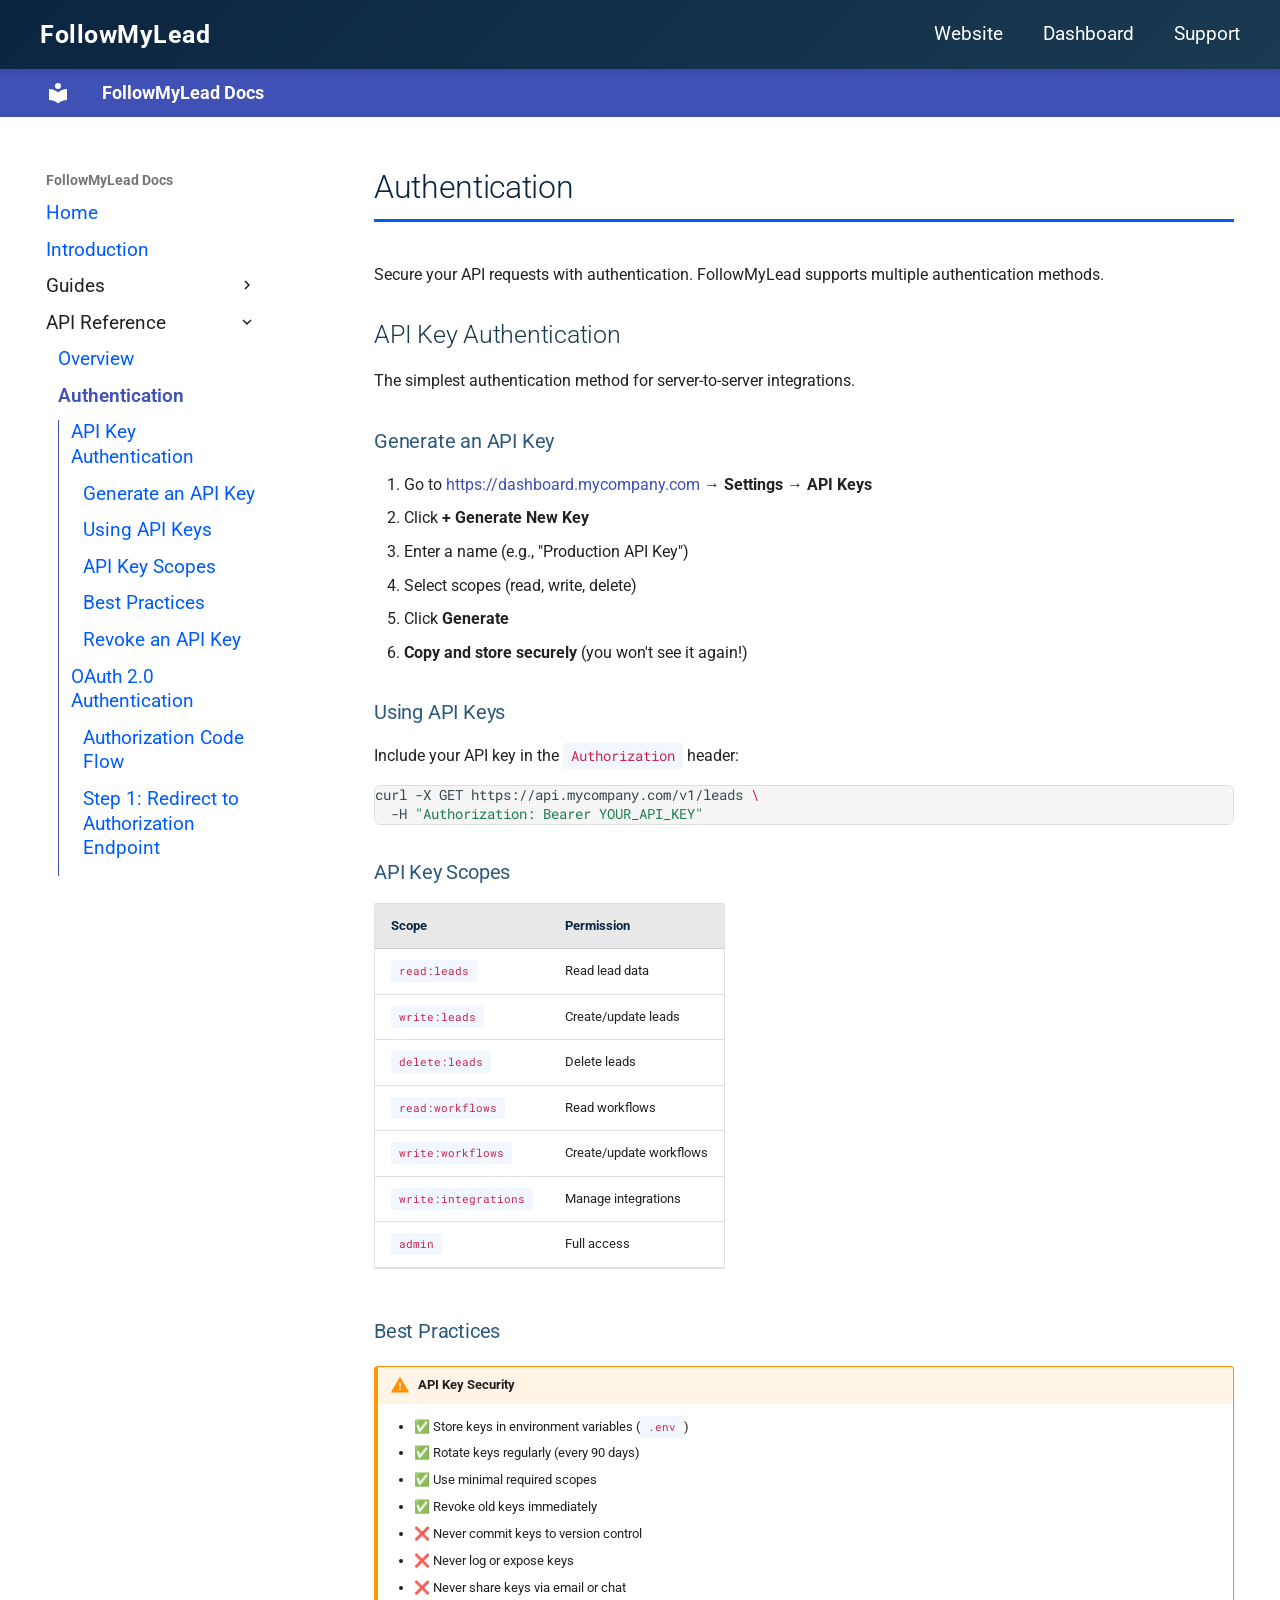
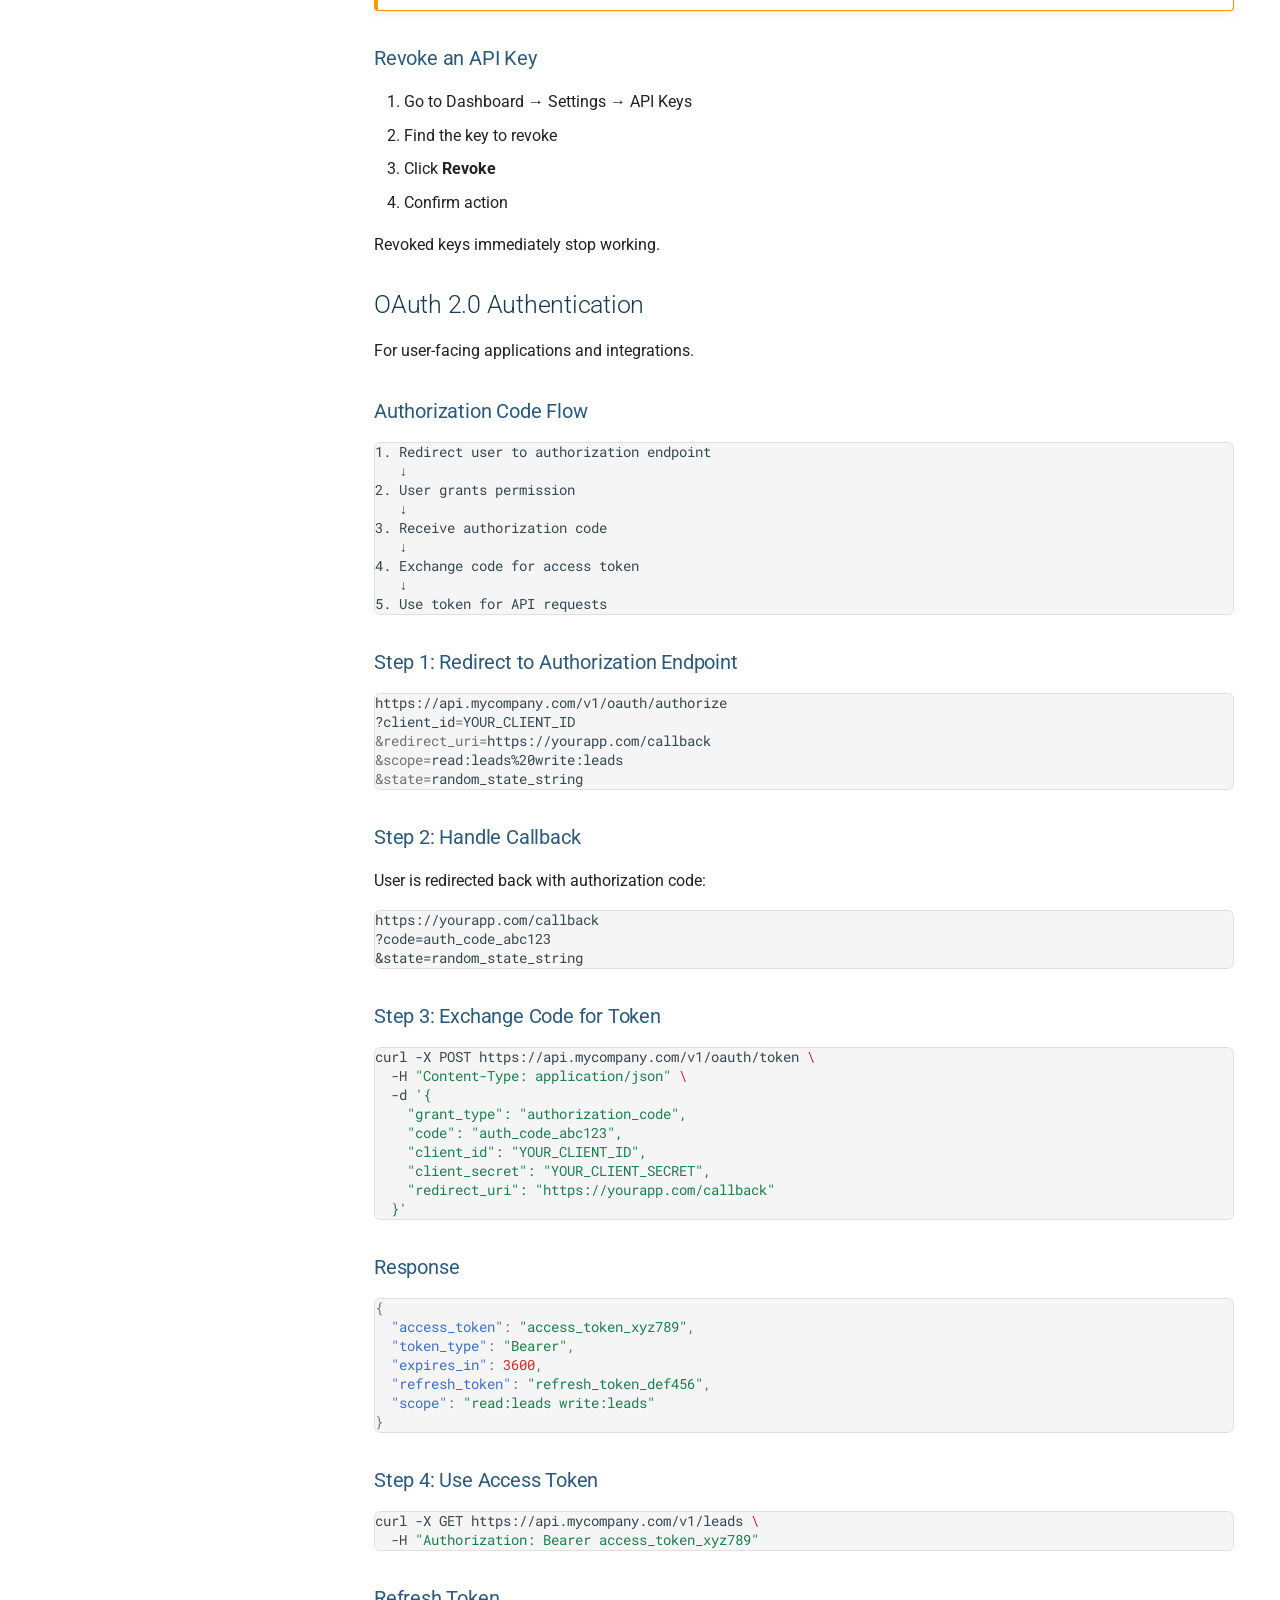
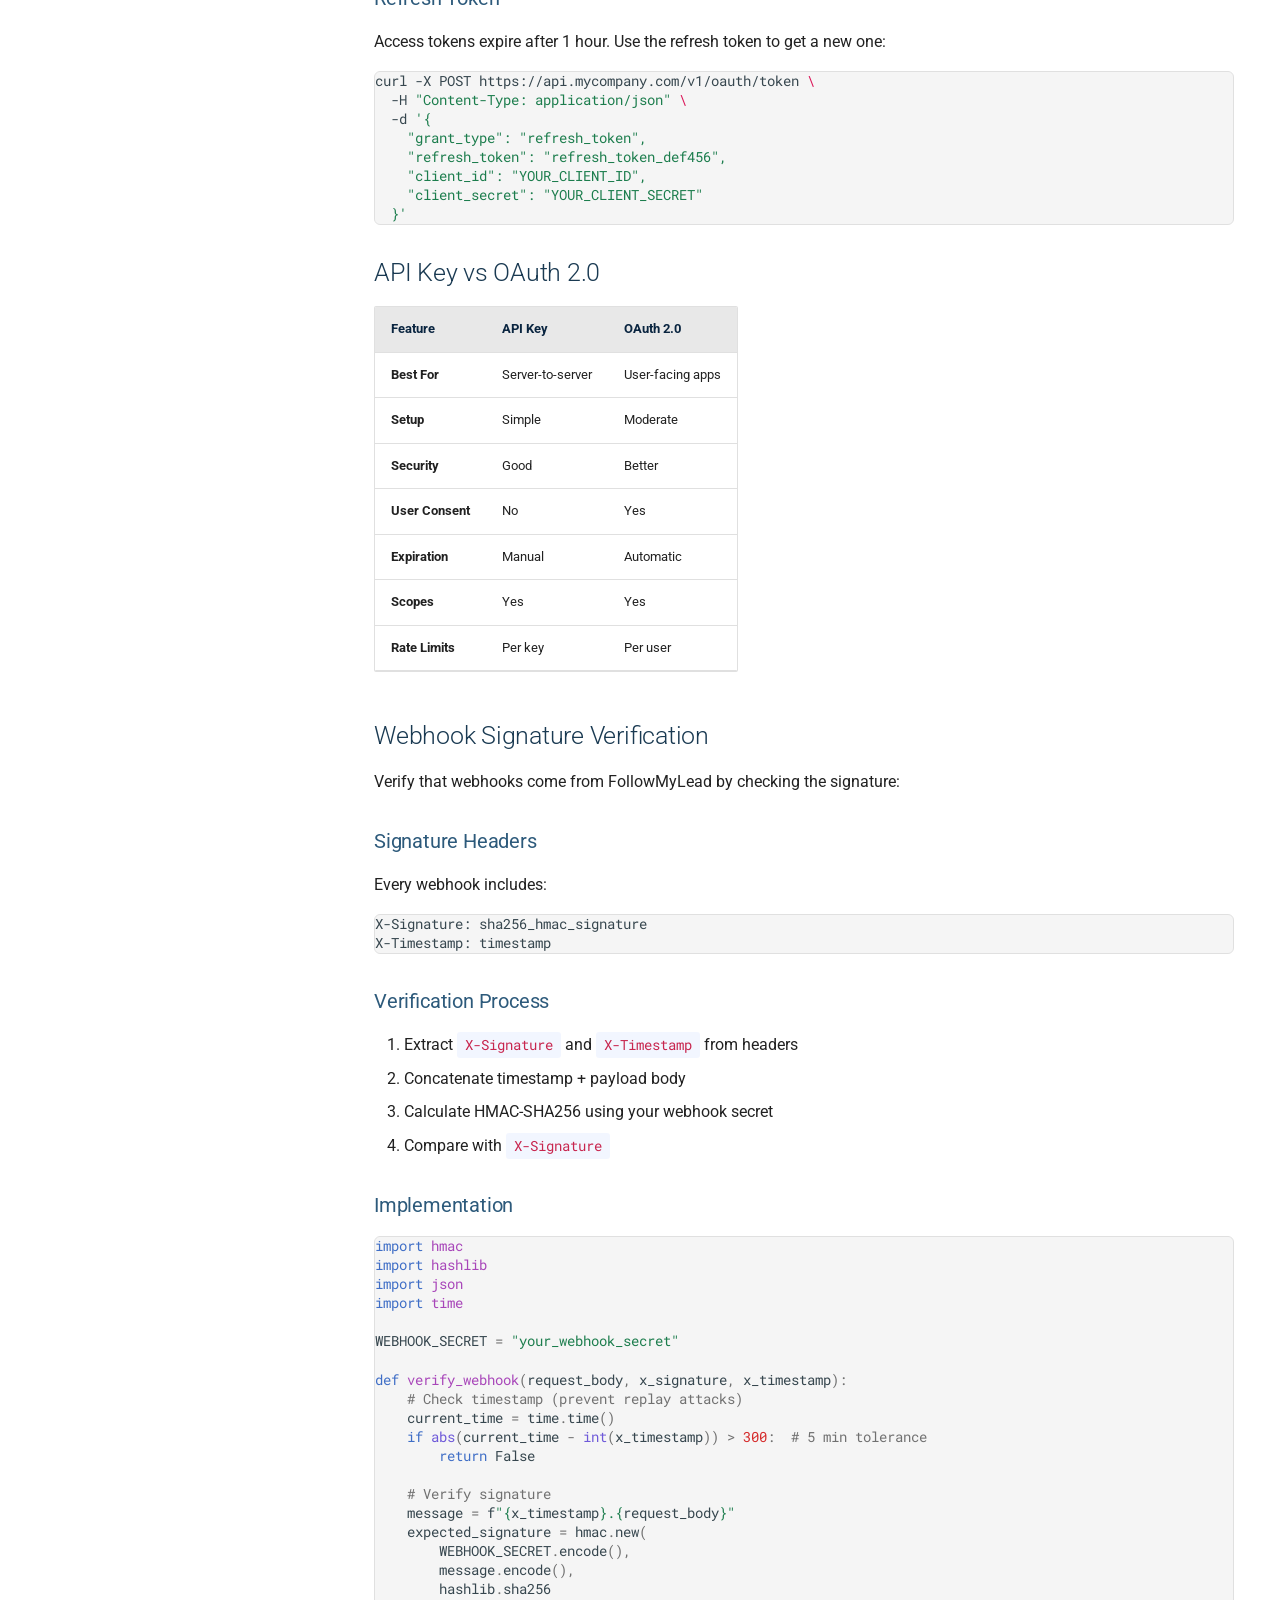
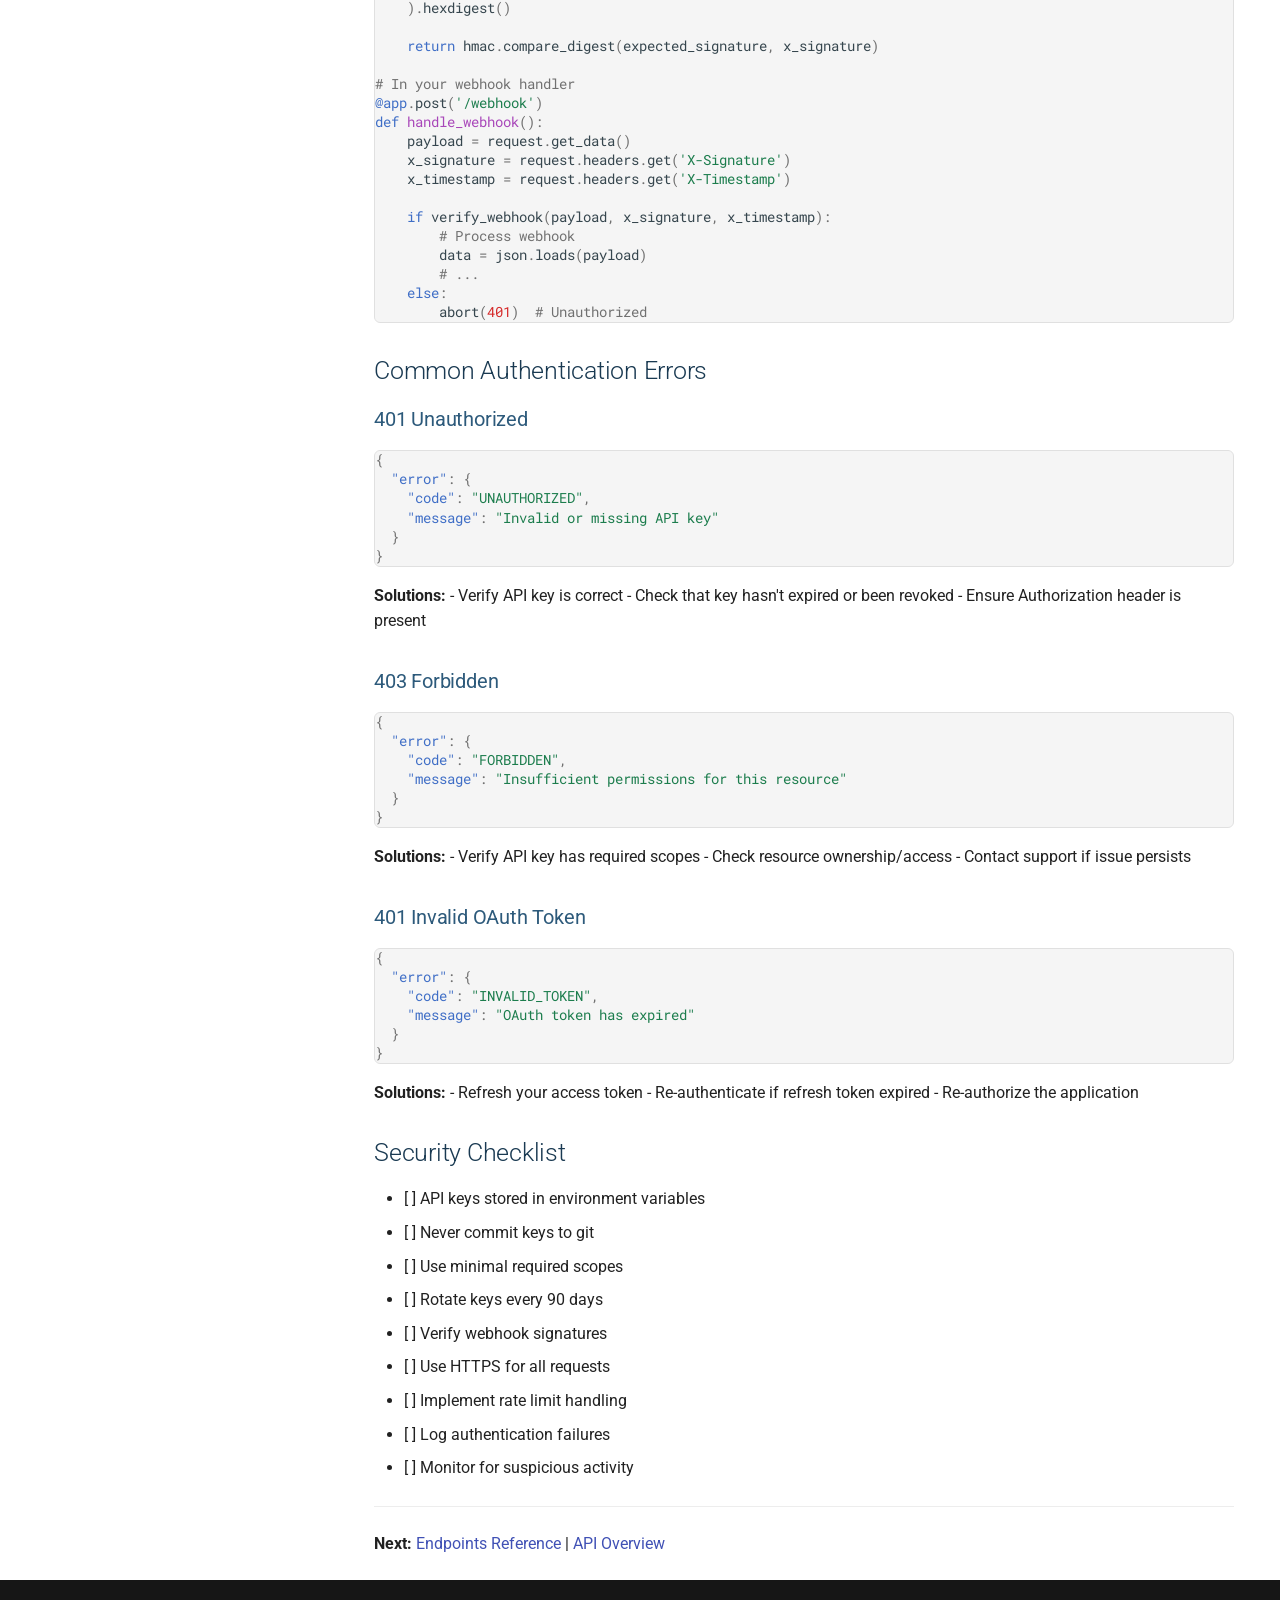
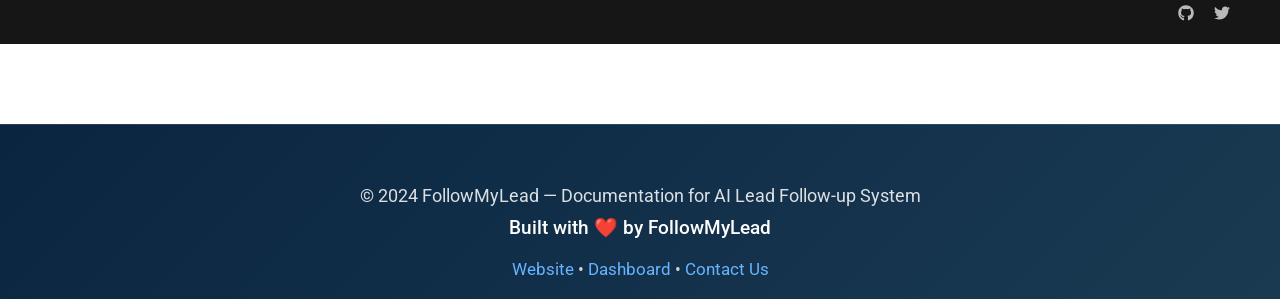
<file: api/auth/index.html>
<!doctype html>
<html lang="en" class="no-js">
  <head>
    
      <meta charset="utf-8">
      <meta name="viewport" content="width=device-width,initial-scale=1">
      
        <meta name="description" content="Documentation for AI Lead Follow-up System">
      
      
      
        <link rel="canonical" href="https://docs.mycompany.com/api/auth/">
      
      
        <link rel="prev" href="../overview/">
      
      
        <link rel="next" href="../endpoints/">
      
      
        
      
      
      <link rel="icon" href="../../assets/favicon.png">
      <meta name="generator" content="mkdocs-1.6.1, mkdocs-material-9.7.6">
    
    
      
        <title>Authentication - FollowMyLead Docs</title>
      
    
    
      <link rel="stylesheet" href="../../assets/stylesheets/main.484c7ddc.min.css">
      
      


    
    
      
    
    
      
        
        
        <link rel="preconnect" href="https://fonts.gstatic.com" crossorigin>
        <link rel="stylesheet" href="https://fonts.googleapis.com/css?family=Roboto:300,300i,400,400i,700,700i%7CRoboto+Mono:400,400i,700,700i&display=fallback">
        <style>:root{--md-text-font:"Roboto";--md-code-font:"Roboto Mono"}</style>
      
    
    
      <link rel="stylesheet" href="../../assets/custom.css">
    
    <script>__md_scope=new URL("../..",location),__md_hash=e=>[...e].reduce(((e,_)=>(e<<5)-e+_.charCodeAt(0)),0),__md_get=(e,_=localStorage,t=__md_scope)=>JSON.parse(_.getItem(t.pathname+"."+e)),__md_set=(e,_,t=localStorage,a=__md_scope)=>{try{t.setItem(a.pathname+"."+e,JSON.stringify(_))}catch(e){}}</script>
    
      

    
    
  </head>
  
  
    <body dir="ltr">
  
    
    <input class="md-toggle" data-md-toggle="drawer" type="checkbox" id="__drawer" autocomplete="off">
    <input class="md-toggle" data-md-toggle="search" type="checkbox" id="__search" autocomplete="off">
    <label class="md-overlay" for="__drawer"></label>
    <div data-md-component="skip">
      
        
        <a href="#authentication" class="md-skip">
          Skip to content
        </a>
      
    </div>
    <div data-md-component="announce">
      
    </div>
    
    
<header class="company-header">
  <div class="header-container">
    <div class="header-brand">
      <span class="company-name">FollowMyLead</span>
    </div>
    <nav class="header-nav">
      <a href="https://mycompany.com" class="header-link">Website</a>
      <a href="https://dashboard.mycompany.com" class="header-link">Dashboard</a>
      <a href="mailto:support@mycompany.com" class="header-link">Support</a>
    </nav>
  </div>
</header>

      

  

<header class="md-header md-header--shadow" data-md-component="header">
  <nav class="md-header__inner md-grid" aria-label="Header">
    <a href="../.." title="FollowMyLead Docs" class="md-header__button md-logo" aria-label="FollowMyLead Docs" data-md-component="logo">
      
  
  <svg xmlns="http://www.w3.org/2000/svg" viewBox="0 0 24 24"><path d="M12 8a3 3 0 0 0 3-3 3 3 0 0 0-3-3 3 3 0 0 0-3 3 3 3 0 0 0 3 3m0 3.54C9.64 9.35 6.5 8 3 8v11c3.5 0 6.64 1.35 9 3.54 2.36-2.19 5.5-3.54 9-3.54V8c-3.5 0-6.64 1.35-9 3.54"/></svg>

    </a>
    <label class="md-header__button md-icon" for="__drawer">
      
      <svg xmlns="http://www.w3.org/2000/svg" viewBox="0 0 24 24"><path d="M3 6h18v2H3zm0 5h18v2H3zm0 5h18v2H3z"/></svg>
    </label>
    <div class="md-header__title" data-md-component="header-title">
      <div class="md-header__ellipsis">
        <div class="md-header__topic">
          <span class="md-ellipsis">
            FollowMyLead Docs
          </span>
        </div>
        <div class="md-header__topic" data-md-component="header-topic">
          <span class="md-ellipsis">
            
              Authentication
            
          </span>
        </div>
      </div>
    </div>
    
    
      <script>var palette=__md_get("__palette");if(palette&&palette.color){if("(prefers-color-scheme)"===palette.color.media){var media=matchMedia("(prefers-color-scheme: light)"),input=document.querySelector(media.matches?"[data-md-color-media='(prefers-color-scheme: light)']":"[data-md-color-media='(prefers-color-scheme: dark)']");palette.color.media=input.getAttribute("data-md-color-media"),palette.color.scheme=input.getAttribute("data-md-color-scheme"),palette.color.primary=input.getAttribute("data-md-color-primary"),palette.color.accent=input.getAttribute("data-md-color-accent")}for(var[key,value]of Object.entries(palette.color))document.body.setAttribute("data-md-color-"+key,value)}</script>
    
    
    
    
  </nav>
  
</header>
    

    <div class="md-container" data-md-component="container">
      
      
        
          
        
      
      <main class="md-main" data-md-component="main">
        <div class="md-main__inner md-grid">
          
            
              
              <div class="md-sidebar md-sidebar--primary" data-md-component="sidebar" data-md-type="navigation" >
                <div class="md-sidebar__scrollwrap">
                  <div class="md-sidebar__inner">
                    



  

<nav class="md-nav md-nav--primary md-nav--integrated" aria-label="Navigation" data-md-level="0">
  <label class="md-nav__title" for="__drawer">
    <a href="../.." title="FollowMyLead Docs" class="md-nav__button md-logo" aria-label="FollowMyLead Docs" data-md-component="logo">
      
  
  <svg xmlns="http://www.w3.org/2000/svg" viewBox="0 0 24 24"><path d="M12 8a3 3 0 0 0 3-3 3 3 0 0 0-3-3 3 3 0 0 0-3 3 3 3 0 0 0 3 3m0 3.54C9.64 9.35 6.5 8 3 8v11c3.5 0 6.64 1.35 9 3.54 2.36-2.19 5.5-3.54 9-3.54V8c-3.5 0-6.64 1.35-9 3.54"/></svg>

    </a>
    FollowMyLead Docs
  </label>
  
  <ul class="md-nav__list" data-md-scrollfix>
    
      
      
  
  
  
  
    <li class="md-nav__item">
      <a href="../.." class="md-nav__link">
        
  
  
  <span class="md-ellipsis">
    
  
    Home
  

    
  </span>
  
  

      </a>
    </li>
  

    
      
      
  
  
  
  
    <li class="md-nav__item">
      <a href="../../introduction/" class="md-nav__link">
        
  
  
  <span class="md-ellipsis">
    
  
    Introduction
  

    
  </span>
  
  

      </a>
    </li>
  

    
      
      
  
  
  
  
    
    
      
        
      
        
      
        
      
    
    
    
    
    <li class="md-nav__item md-nav__item--nested">
      
        
        
        <input class="md-nav__toggle md-toggle " type="checkbox" id="__nav_3" >
        
          
          <label class="md-nav__link" for="__nav_3" id="__nav_3_label" tabindex="0">
            
  
  
  <span class="md-ellipsis">
    
  
    Guides
  

    
  </span>
  
  

            <span class="md-nav__icon md-icon"></span>
          </label>
        
        <nav class="md-nav" data-md-level="1" aria-labelledby="__nav_3_label" aria-expanded="false">
          <label class="md-nav__title" for="__nav_3">
            <span class="md-nav__icon md-icon"></span>
            
  
    Guides
  

          </label>
          <ul class="md-nav__list" data-md-scrollfix>
            
              
                
  
  
  
  
    <li class="md-nav__item">
      <a href="../../guides/getting-started/" class="md-nav__link">
        
  
  
  <span class="md-ellipsis">
    
  
    Getting Started
  

    
  </span>
  
  

      </a>
    </li>
  

              
            
              
                
  
  
  
  
    <li class="md-nav__item">
      <a href="../../guides/installation/" class="md-nav__link">
        
  
  
  <span class="md-ellipsis">
    
  
    Installation
  

    
  </span>
  
  

      </a>
    </li>
  

              
            
              
                
  
  
  
  
    
    
      
        
      
        
      
        
      
    
    
    
    
    <li class="md-nav__item md-nav__item--nested">
      
        
        
        <input class="md-nav__toggle md-toggle " type="checkbox" id="__nav_3_3" >
        
          
          <label class="md-nav__link" for="__nav_3_3" id="__nav_3_3_label" tabindex="0">
            
  
  
  <span class="md-ellipsis">
    
  
    Advanced
  

    
  </span>
  
  

            <span class="md-nav__icon md-icon"></span>
          </label>
        
        <nav class="md-nav" data-md-level="2" aria-labelledby="__nav_3_3_label" aria-expanded="false">
          <label class="md-nav__title" for="__nav_3_3">
            <span class="md-nav__icon md-icon"></span>
            
  
    Advanced
  

          </label>
          <ul class="md-nav__list" data-md-scrollfix>
            
              
                
  
  
  
  
    <li class="md-nav__item">
      <a href="../../guides/advanced/workflows/" class="md-nav__link">
        
  
  
  <span class="md-ellipsis">
    
  
    Workflows
  

    
  </span>
  
  

      </a>
    </li>
  

              
            
              
                
  
  
  
  
    <li class="md-nav__item">
      <a href="../../guides/advanced/automation/" class="md-nav__link">
        
  
  
  <span class="md-ellipsis">
    
  
    Automation
  

    
  </span>
  
  

      </a>
    </li>
  

              
            
              
                
  
  
  
  
    <li class="md-nav__item">
      <a href="../../guides/advanced/integrations/" class="md-nav__link">
        
  
  
  <span class="md-ellipsis">
    
  
    Integrations
  

    
  </span>
  
  

      </a>
    </li>
  

              
            
          </ul>
        </nav>
      
    </li>
  

              
            
          </ul>
        </nav>
      
    </li>
  

    
      
      
  
  
    
  
  
  
    
    
      
        
      
        
      
        
      
    
    
    
    
    <li class="md-nav__item md-nav__item--active md-nav__item--nested">
      
        
        
        <input class="md-nav__toggle md-toggle " type="checkbox" id="__nav_4" checked>
        
          
          <label class="md-nav__link" for="__nav_4" id="__nav_4_label" tabindex="0">
            
  
  
  <span class="md-ellipsis">
    
  
    API Reference
  

    
  </span>
  
  

            <span class="md-nav__icon md-icon"></span>
          </label>
        
        <nav class="md-nav" data-md-level="1" aria-labelledby="__nav_4_label" aria-expanded="true">
          <label class="md-nav__title" for="__nav_4">
            <span class="md-nav__icon md-icon"></span>
            
  
    API Reference
  

          </label>
          <ul class="md-nav__list" data-md-scrollfix>
            
              
                
  
  
  
  
    <li class="md-nav__item">
      <a href="../overview/" class="md-nav__link">
        
  
  
  <span class="md-ellipsis">
    
  
    Overview
  

    
  </span>
  
  

      </a>
    </li>
  

              
            
              
                
  
  
    
  
  
  
    <li class="md-nav__item md-nav__item--active">
      
      <input class="md-nav__toggle md-toggle" type="checkbox" id="__toc">
      
      
        
      
      
        <label class="md-nav__link md-nav__link--active" for="__toc">
          
  
  
  <span class="md-ellipsis">
    
  
    Authentication
  

    
  </span>
  
  

          <span class="md-nav__icon md-icon"></span>
        </label>
      
      <a href="./" class="md-nav__link md-nav__link--active">
        
  
  
  <span class="md-ellipsis">
    
  
    Authentication
  

    
  </span>
  
  

      </a>
      
        

<nav class="md-nav md-nav--secondary" aria-label="Table of contents">
  
  
  
    
  
  
    <label class="md-nav__title" for="__toc">
      <span class="md-nav__icon md-icon"></span>
      Table of contents
    </label>
    <ul class="md-nav__list" data-md-component="toc" data-md-scrollfix>
      
        <li class="md-nav__item">
  <a href="#api-key-authentication" class="md-nav__link">
    <span class="md-ellipsis">
      
        API Key Authentication
      
    </span>
  </a>
  
    <nav class="md-nav" aria-label="API Key Authentication">
      <ul class="md-nav__list">
        
          <li class="md-nav__item">
  <a href="#generate-an-api-key" class="md-nav__link">
    <span class="md-ellipsis">
      
        Generate an API Key
      
    </span>
  </a>
  
</li>
        
          <li class="md-nav__item">
  <a href="#using-api-keys" class="md-nav__link">
    <span class="md-ellipsis">
      
        Using API Keys
      
    </span>
  </a>
  
</li>
        
          <li class="md-nav__item">
  <a href="#api-key-scopes" class="md-nav__link">
    <span class="md-ellipsis">
      
        API Key Scopes
      
    </span>
  </a>
  
</li>
        
          <li class="md-nav__item">
  <a href="#best-practices" class="md-nav__link">
    <span class="md-ellipsis">
      
        Best Practices
      
    </span>
  </a>
  
</li>
        
          <li class="md-nav__item">
  <a href="#revoke-an-api-key" class="md-nav__link">
    <span class="md-ellipsis">
      
        Revoke an API Key
      
    </span>
  </a>
  
</li>
        
      </ul>
    </nav>
  
</li>
      
        <li class="md-nav__item">
  <a href="#oauth-20-authentication" class="md-nav__link">
    <span class="md-ellipsis">
      
        OAuth 2.0 Authentication
      
    </span>
  </a>
  
    <nav class="md-nav" aria-label="OAuth 2.0 Authentication">
      <ul class="md-nav__list">
        
          <li class="md-nav__item">
  <a href="#authorization-code-flow" class="md-nav__link">
    <span class="md-ellipsis">
      
        Authorization Code Flow
      
    </span>
  </a>
  
</li>
        
          <li class="md-nav__item">
  <a href="#step-1-redirect-to-authorization-endpoint" class="md-nav__link">
    <span class="md-ellipsis">
      
        Step 1: Redirect to Authorization Endpoint
      
    </span>
  </a>
  
</li>
        
          <li class="md-nav__item">
  <a href="#step-2-handle-callback" class="md-nav__link">
    <span class="md-ellipsis">
      
        Step 2: Handle Callback
      
    </span>
  </a>
  
</li>
        
          <li class="md-nav__item">
  <a href="#step-3-exchange-code-for-token" class="md-nav__link">
    <span class="md-ellipsis">
      
        Step 3: Exchange Code for Token
      
    </span>
  </a>
  
</li>
        
          <li class="md-nav__item">
  <a href="#response" class="md-nav__link">
    <span class="md-ellipsis">
      
        Response
      
    </span>
  </a>
  
</li>
        
          <li class="md-nav__item">
  <a href="#step-4-use-access-token" class="md-nav__link">
    <span class="md-ellipsis">
      
        Step 4: Use Access Token
      
    </span>
  </a>
  
</li>
        
          <li class="md-nav__item">
  <a href="#refresh-token" class="md-nav__link">
    <span class="md-ellipsis">
      
        Refresh Token
      
    </span>
  </a>
  
</li>
        
      </ul>
    </nav>
  
</li>
      
        <li class="md-nav__item">
  <a href="#api-key-vs-oauth-20" class="md-nav__link">
    <span class="md-ellipsis">
      
        API Key vs OAuth 2.0
      
    </span>
  </a>
  
</li>
      
        <li class="md-nav__item">
  <a href="#webhook-signature-verification" class="md-nav__link">
    <span class="md-ellipsis">
      
        Webhook Signature Verification
      
    </span>
  </a>
  
    <nav class="md-nav" aria-label="Webhook Signature Verification">
      <ul class="md-nav__list">
        
          <li class="md-nav__item">
  <a href="#signature-headers" class="md-nav__link">
    <span class="md-ellipsis">
      
        Signature Headers
      
    </span>
  </a>
  
</li>
        
          <li class="md-nav__item">
  <a href="#verification-process" class="md-nav__link">
    <span class="md-ellipsis">
      
        Verification Process
      
    </span>
  </a>
  
</li>
        
          <li class="md-nav__item">
  <a href="#implementation" class="md-nav__link">
    <span class="md-ellipsis">
      
        Implementation
      
    </span>
  </a>
  
</li>
        
      </ul>
    </nav>
  
</li>
      
        <li class="md-nav__item">
  <a href="#common-authentication-errors" class="md-nav__link">
    <span class="md-ellipsis">
      
        Common Authentication Errors
      
    </span>
  </a>
  
    <nav class="md-nav" aria-label="Common Authentication Errors">
      <ul class="md-nav__list">
        
          <li class="md-nav__item">
  <a href="#401-unauthorized" class="md-nav__link">
    <span class="md-ellipsis">
      
        401 Unauthorized
      
    </span>
  </a>
  
</li>
        
          <li class="md-nav__item">
  <a href="#403-forbidden" class="md-nav__link">
    <span class="md-ellipsis">
      
        403 Forbidden
      
    </span>
  </a>
  
</li>
        
          <li class="md-nav__item">
  <a href="#401-invalid-oauth-token" class="md-nav__link">
    <span class="md-ellipsis">
      
        401 Invalid OAuth Token
      
    </span>
  </a>
  
</li>
        
      </ul>
    </nav>
  
</li>
      
        <li class="md-nav__item">
  <a href="#security-checklist" class="md-nav__link">
    <span class="md-ellipsis">
      
        Security Checklist
      
    </span>
  </a>
  
</li>
      
    </ul>
  
</nav>
      
    </li>
  

              
            
              
                
  
  
  
  
    <li class="md-nav__item">
      <a href="../endpoints/" class="md-nav__link">
        
  
  
  <span class="md-ellipsis">
    
  
    Endpoints
  

    
  </span>
  
  

      </a>
    </li>
  

              
            
          </ul>
        </nav>
      
    </li>
  

    
  </ul>
</nav>
                  </div>
                </div>
              </div>
            
            
          
          
            <div class="md-content" data-md-component="content">
              
              <article class="md-content__inner md-typeset">
                
                  



<h1 id="authentication">Authentication<a class="headerlink" href="#authentication" title="Permanent link">&para;</a></h1>
<p>Secure your API requests with authentication. FollowMyLead supports multiple authentication methods.</p>
<h2 id="api-key-authentication">API Key Authentication<a class="headerlink" href="#api-key-authentication" title="Permanent link">&para;</a></h2>
<p>The simplest authentication method for server-to-server integrations.</p>
<h3 id="generate-an-api-key">Generate an API Key<a class="headerlink" href="#generate-an-api-key" title="Permanent link">&para;</a></h3>
<ol>
<li>Go to <a href="https://dashboard.mycompany.com">https://dashboard.mycompany.com</a> → <strong>Settings</strong> → <strong>API Keys</strong></li>
<li>Click <strong>+ Generate New Key</strong></li>
<li>Enter a name (e.g., "Production API Key")</li>
<li>Select scopes (read, write, delete)</li>
<li>Click <strong>Generate</strong></li>
<li><strong>Copy and store securely</strong> (you won't see it again!)</li>
</ol>
<h3 id="using-api-keys">Using API Keys<a class="headerlink" href="#using-api-keys" title="Permanent link">&para;</a></h3>
<p>Include your API key in the <code>Authorization</code> header:</p>
<div class="highlight"><pre><span></span><code>curl<span class="w"> </span>-X<span class="w"> </span>GET<span class="w"> </span>https://api.mycompany.com/v1/leads<span class="w"> </span><span class="se">\</span>
<span class="w">  </span>-H<span class="w"> </span><span class="s2">&quot;Authorization: Bearer YOUR_API_KEY&quot;</span>
</code></pre></div>
<h3 id="api-key-scopes">API Key Scopes<a class="headerlink" href="#api-key-scopes" title="Permanent link">&para;</a></h3>
<table>
<thead>
<tr>
<th>Scope</th>
<th>Permission</th>
</tr>
</thead>
<tbody>
<tr>
<td><code>read:leads</code></td>
<td>Read lead data</td>
</tr>
<tr>
<td><code>write:leads</code></td>
<td>Create/update leads</td>
</tr>
<tr>
<td><code>delete:leads</code></td>
<td>Delete leads</td>
</tr>
<tr>
<td><code>read:workflows</code></td>
<td>Read workflows</td>
</tr>
<tr>
<td><code>write:workflows</code></td>
<td>Create/update workflows</td>
</tr>
<tr>
<td><code>write:integrations</code></td>
<td>Manage integrations</td>
</tr>
<tr>
<td><code>admin</code></td>
<td>Full access</td>
</tr>
</tbody>
</table>
<h3 id="best-practices">Best Practices<a class="headerlink" href="#best-practices" title="Permanent link">&para;</a></h3>
<div class="admonition warning">
<p class="admonition-title">API Key Security</p>
<ul>
<li>✅ Store keys in environment variables (<code>.env</code>)</li>
<li>✅ Rotate keys regularly (every 90 days)</li>
<li>✅ Use minimal required scopes</li>
<li>✅ Revoke old keys immediately</li>
<li>❌ Never commit keys to version control</li>
<li>❌ Never log or expose keys</li>
<li>❌ Never share keys via email or chat</li>
</ul>
</div>
<h3 id="revoke-an-api-key">Revoke an API Key<a class="headerlink" href="#revoke-an-api-key" title="Permanent link">&para;</a></h3>
<ol>
<li>Go to Dashboard → Settings → API Keys</li>
<li>Find the key to revoke</li>
<li>Click <strong>Revoke</strong></li>
<li>Confirm action</li>
</ol>
<p>Revoked keys immediately stop working.</p>
<h2 id="oauth-20-authentication">OAuth 2.0 Authentication<a class="headerlink" href="#oauth-20-authentication" title="Permanent link">&para;</a></h2>
<p>For user-facing applications and integrations.</p>
<h3 id="authorization-code-flow">Authorization Code Flow<a class="headerlink" href="#authorization-code-flow" title="Permanent link">&para;</a></h3>
<div class="highlight"><pre><span></span><code>1. Redirect user to authorization endpoint
   ↓
2. User grants permission
   ↓
3. Receive authorization code
   ↓
4. Exchange code for access token
   ↓
5. Use token for API requests
</code></pre></div>
<h3 id="step-1-redirect-to-authorization-endpoint">Step 1: Redirect to Authorization Endpoint<a class="headerlink" href="#step-1-redirect-to-authorization-endpoint" title="Permanent link">&para;</a></h3>
<div class="highlight"><pre><span></span><code>https://api.mycompany.com/v1/oauth/authorize
?client_id<span class="o">=</span>YOUR_CLIENT_ID
<span class="p">&amp;</span><span class="nv">redirect_uri</span><span class="o">=</span>https://yourapp.com/callback
<span class="p">&amp;</span><span class="nv">scope</span><span class="o">=</span>read:leads%20write:leads
<span class="p">&amp;</span><span class="nv">state</span><span class="o">=</span>random_state_string
</code></pre></div>
<h3 id="step-2-handle-callback">Step 2: Handle Callback<a class="headerlink" href="#step-2-handle-callback" title="Permanent link">&para;</a></h3>
<p>User is redirected back with authorization code:</p>
<div class="highlight"><pre><span></span><code>https://yourapp.com/callback
?code=auth_code_abc123
&amp;state=random_state_string
</code></pre></div>
<h3 id="step-3-exchange-code-for-token">Step 3: Exchange Code for Token<a class="headerlink" href="#step-3-exchange-code-for-token" title="Permanent link">&para;</a></h3>
<div class="highlight"><pre><span></span><code>curl<span class="w"> </span>-X<span class="w"> </span>POST<span class="w"> </span>https://api.mycompany.com/v1/oauth/token<span class="w"> </span><span class="se">\</span>
<span class="w">  </span>-H<span class="w"> </span><span class="s2">&quot;Content-Type: application/json&quot;</span><span class="w"> </span><span class="se">\</span>
<span class="w">  </span>-d<span class="w"> </span><span class="s1">&#39;{</span>
<span class="s1">    &quot;grant_type&quot;: &quot;authorization_code&quot;,</span>
<span class="s1">    &quot;code&quot;: &quot;auth_code_abc123&quot;,</span>
<span class="s1">    &quot;client_id&quot;: &quot;YOUR_CLIENT_ID&quot;,</span>
<span class="s1">    &quot;client_secret&quot;: &quot;YOUR_CLIENT_SECRET&quot;,</span>
<span class="s1">    &quot;redirect_uri&quot;: &quot;https://yourapp.com/callback&quot;</span>
<span class="s1">  }&#39;</span>
</code></pre></div>
<h3 id="response">Response<a class="headerlink" href="#response" title="Permanent link">&para;</a></h3>
<div class="highlight"><pre><span></span><code><span class="p">{</span>
<span class="w">  </span><span class="nt">&quot;access_token&quot;</span><span class="p">:</span><span class="w"> </span><span class="s2">&quot;access_token_xyz789&quot;</span><span class="p">,</span>
<span class="w">  </span><span class="nt">&quot;token_type&quot;</span><span class="p">:</span><span class="w"> </span><span class="s2">&quot;Bearer&quot;</span><span class="p">,</span>
<span class="w">  </span><span class="nt">&quot;expires_in&quot;</span><span class="p">:</span><span class="w"> </span><span class="mi">3600</span><span class="p">,</span>
<span class="w">  </span><span class="nt">&quot;refresh_token&quot;</span><span class="p">:</span><span class="w"> </span><span class="s2">&quot;refresh_token_def456&quot;</span><span class="p">,</span>
<span class="w">  </span><span class="nt">&quot;scope&quot;</span><span class="p">:</span><span class="w"> </span><span class="s2">&quot;read:leads write:leads&quot;</span>
<span class="p">}</span>
</code></pre></div>
<h3 id="step-4-use-access-token">Step 4: Use Access Token<a class="headerlink" href="#step-4-use-access-token" title="Permanent link">&para;</a></h3>
<div class="highlight"><pre><span></span><code>curl<span class="w"> </span>-X<span class="w"> </span>GET<span class="w"> </span>https://api.mycompany.com/v1/leads<span class="w"> </span><span class="se">\</span>
<span class="w">  </span>-H<span class="w"> </span><span class="s2">&quot;Authorization: Bearer access_token_xyz789&quot;</span>
</code></pre></div>
<h3 id="refresh-token">Refresh Token<a class="headerlink" href="#refresh-token" title="Permanent link">&para;</a></h3>
<p>Access tokens expire after 1 hour. Use the refresh token to get a new one:</p>
<div class="highlight"><pre><span></span><code>curl<span class="w"> </span>-X<span class="w"> </span>POST<span class="w"> </span>https://api.mycompany.com/v1/oauth/token<span class="w"> </span><span class="se">\</span>
<span class="w">  </span>-H<span class="w"> </span><span class="s2">&quot;Content-Type: application/json&quot;</span><span class="w"> </span><span class="se">\</span>
<span class="w">  </span>-d<span class="w"> </span><span class="s1">&#39;{</span>
<span class="s1">    &quot;grant_type&quot;: &quot;refresh_token&quot;,</span>
<span class="s1">    &quot;refresh_token&quot;: &quot;refresh_token_def456&quot;,</span>
<span class="s1">    &quot;client_id&quot;: &quot;YOUR_CLIENT_ID&quot;,</span>
<span class="s1">    &quot;client_secret&quot;: &quot;YOUR_CLIENT_SECRET&quot;</span>
<span class="s1">  }&#39;</span>
</code></pre></div>
<h2 id="api-key-vs-oauth-20">API Key vs OAuth 2.0<a class="headerlink" href="#api-key-vs-oauth-20" title="Permanent link">&para;</a></h2>
<table>
<thead>
<tr>
<th>Feature</th>
<th>API Key</th>
<th>OAuth 2.0</th>
</tr>
</thead>
<tbody>
<tr>
<td><strong>Best For</strong></td>
<td>Server-to-server</td>
<td>User-facing apps</td>
</tr>
<tr>
<td><strong>Setup</strong></td>
<td>Simple</td>
<td>Moderate</td>
</tr>
<tr>
<td><strong>Security</strong></td>
<td>Good</td>
<td>Better</td>
</tr>
<tr>
<td><strong>User Consent</strong></td>
<td>No</td>
<td>Yes</td>
</tr>
<tr>
<td><strong>Expiration</strong></td>
<td>Manual</td>
<td>Automatic</td>
</tr>
<tr>
<td><strong>Scopes</strong></td>
<td>Yes</td>
<td>Yes</td>
</tr>
<tr>
<td><strong>Rate Limits</strong></td>
<td>Per key</td>
<td>Per user</td>
</tr>
</tbody>
</table>
<h2 id="webhook-signature-verification">Webhook Signature Verification<a class="headerlink" href="#webhook-signature-verification" title="Permanent link">&para;</a></h2>
<p>Verify that webhooks come from FollowMyLead by checking the signature:</p>
<h3 id="signature-headers">Signature Headers<a class="headerlink" href="#signature-headers" title="Permanent link">&para;</a></h3>
<p>Every webhook includes:</p>
<div class="highlight"><pre><span></span><code>X-Signature: sha256_hmac_signature
X-Timestamp: timestamp
</code></pre></div>
<h3 id="verification-process">Verification Process<a class="headerlink" href="#verification-process" title="Permanent link">&para;</a></h3>
<ol>
<li>Extract <code>X-Signature</code> and <code>X-Timestamp</code> from headers</li>
<li>Concatenate timestamp + payload body</li>
<li>Calculate HMAC-SHA256 using your webhook secret</li>
<li>Compare with <code>X-Signature</code></li>
</ol>
<h3 id="implementation">Implementation<a class="headerlink" href="#implementation" title="Permanent link">&para;</a></h3>
<div class="highlight"><pre><span></span><code><span class="kn">import</span><span class="w"> </span><span class="nn">hmac</span>
<span class="kn">import</span><span class="w"> </span><span class="nn">hashlib</span>
<span class="kn">import</span><span class="w"> </span><span class="nn">json</span>
<span class="kn">import</span><span class="w"> </span><span class="nn">time</span>

<span class="n">WEBHOOK_SECRET</span> <span class="o">=</span> <span class="s2">&quot;your_webhook_secret&quot;</span>

<span class="k">def</span><span class="w"> </span><span class="nf">verify_webhook</span><span class="p">(</span><span class="n">request_body</span><span class="p">,</span> <span class="n">x_signature</span><span class="p">,</span> <span class="n">x_timestamp</span><span class="p">):</span>
    <span class="c1"># Check timestamp (prevent replay attacks)</span>
    <span class="n">current_time</span> <span class="o">=</span> <span class="n">time</span><span class="o">.</span><span class="n">time</span><span class="p">()</span>
    <span class="k">if</span> <span class="nb">abs</span><span class="p">(</span><span class="n">current_time</span> <span class="o">-</span> <span class="nb">int</span><span class="p">(</span><span class="n">x_timestamp</span><span class="p">))</span> <span class="o">&gt;</span> <span class="mi">300</span><span class="p">:</span>  <span class="c1"># 5 min tolerance</span>
        <span class="k">return</span> <span class="kc">False</span>

    <span class="c1"># Verify signature</span>
    <span class="n">message</span> <span class="o">=</span> <span class="sa">f</span><span class="s2">&quot;</span><span class="si">{</span><span class="n">x_timestamp</span><span class="si">}</span><span class="s2">.</span><span class="si">{</span><span class="n">request_body</span><span class="si">}</span><span class="s2">&quot;</span>
    <span class="n">expected_signature</span> <span class="o">=</span> <span class="n">hmac</span><span class="o">.</span><span class="n">new</span><span class="p">(</span>
        <span class="n">WEBHOOK_SECRET</span><span class="o">.</span><span class="n">encode</span><span class="p">(),</span>
        <span class="n">message</span><span class="o">.</span><span class="n">encode</span><span class="p">(),</span>
        <span class="n">hashlib</span><span class="o">.</span><span class="n">sha256</span>
    <span class="p">)</span><span class="o">.</span><span class="n">hexdigest</span><span class="p">()</span>

    <span class="k">return</span> <span class="n">hmac</span><span class="o">.</span><span class="n">compare_digest</span><span class="p">(</span><span class="n">expected_signature</span><span class="p">,</span> <span class="n">x_signature</span><span class="p">)</span>

<span class="c1"># In your webhook handler</span>
<span class="nd">@app</span><span class="o">.</span><span class="n">post</span><span class="p">(</span><span class="s1">&#39;/webhook&#39;</span><span class="p">)</span>
<span class="k">def</span><span class="w"> </span><span class="nf">handle_webhook</span><span class="p">():</span>
    <span class="n">payload</span> <span class="o">=</span> <span class="n">request</span><span class="o">.</span><span class="n">get_data</span><span class="p">()</span>
    <span class="n">x_signature</span> <span class="o">=</span> <span class="n">request</span><span class="o">.</span><span class="n">headers</span><span class="o">.</span><span class="n">get</span><span class="p">(</span><span class="s1">&#39;X-Signature&#39;</span><span class="p">)</span>
    <span class="n">x_timestamp</span> <span class="o">=</span> <span class="n">request</span><span class="o">.</span><span class="n">headers</span><span class="o">.</span><span class="n">get</span><span class="p">(</span><span class="s1">&#39;X-Timestamp&#39;</span><span class="p">)</span>

    <span class="k">if</span> <span class="n">verify_webhook</span><span class="p">(</span><span class="n">payload</span><span class="p">,</span> <span class="n">x_signature</span><span class="p">,</span> <span class="n">x_timestamp</span><span class="p">):</span>
        <span class="c1"># Process webhook</span>
        <span class="n">data</span> <span class="o">=</span> <span class="n">json</span><span class="o">.</span><span class="n">loads</span><span class="p">(</span><span class="n">payload</span><span class="p">)</span>
        <span class="c1"># ...</span>
    <span class="k">else</span><span class="p">:</span>
        <span class="n">abort</span><span class="p">(</span><span class="mi">401</span><span class="p">)</span>  <span class="c1"># Unauthorized</span>
</code></pre></div>
<h2 id="common-authentication-errors">Common Authentication Errors<a class="headerlink" href="#common-authentication-errors" title="Permanent link">&para;</a></h2>
<h3 id="401-unauthorized">401 Unauthorized<a class="headerlink" href="#401-unauthorized" title="Permanent link">&para;</a></h3>
<div class="highlight"><pre><span></span><code><span class="p">{</span>
<span class="w">  </span><span class="nt">&quot;error&quot;</span><span class="p">:</span><span class="w"> </span><span class="p">{</span>
<span class="w">    </span><span class="nt">&quot;code&quot;</span><span class="p">:</span><span class="w"> </span><span class="s2">&quot;UNAUTHORIZED&quot;</span><span class="p">,</span>
<span class="w">    </span><span class="nt">&quot;message&quot;</span><span class="p">:</span><span class="w"> </span><span class="s2">&quot;Invalid or missing API key&quot;</span>
<span class="w">  </span><span class="p">}</span>
<span class="p">}</span>
</code></pre></div>
<p><strong>Solutions:</strong>
- Verify API key is correct
- Check that key hasn't expired or been revoked
- Ensure Authorization header is present</p>
<h3 id="403-forbidden">403 Forbidden<a class="headerlink" href="#403-forbidden" title="Permanent link">&para;</a></h3>
<div class="highlight"><pre><span></span><code><span class="p">{</span>
<span class="w">  </span><span class="nt">&quot;error&quot;</span><span class="p">:</span><span class="w"> </span><span class="p">{</span>
<span class="w">    </span><span class="nt">&quot;code&quot;</span><span class="p">:</span><span class="w"> </span><span class="s2">&quot;FORBIDDEN&quot;</span><span class="p">,</span>
<span class="w">    </span><span class="nt">&quot;message&quot;</span><span class="p">:</span><span class="w"> </span><span class="s2">&quot;Insufficient permissions for this resource&quot;</span>
<span class="w">  </span><span class="p">}</span>
<span class="p">}</span>
</code></pre></div>
<p><strong>Solutions:</strong>
- Verify API key has required scopes
- Check resource ownership/access
- Contact support if issue persists</p>
<h3 id="401-invalid-oauth-token">401 Invalid OAuth Token<a class="headerlink" href="#401-invalid-oauth-token" title="Permanent link">&para;</a></h3>
<div class="highlight"><pre><span></span><code><span class="p">{</span>
<span class="w">  </span><span class="nt">&quot;error&quot;</span><span class="p">:</span><span class="w"> </span><span class="p">{</span>
<span class="w">    </span><span class="nt">&quot;code&quot;</span><span class="p">:</span><span class="w"> </span><span class="s2">&quot;INVALID_TOKEN&quot;</span><span class="p">,</span>
<span class="w">    </span><span class="nt">&quot;message&quot;</span><span class="p">:</span><span class="w"> </span><span class="s2">&quot;OAuth token has expired&quot;</span>
<span class="w">  </span><span class="p">}</span>
<span class="p">}</span>
</code></pre></div>
<p><strong>Solutions:</strong>
- Refresh your access token
- Re-authenticate if refresh token expired
- Re-authorize the application</p>
<h2 id="security-checklist">Security Checklist<a class="headerlink" href="#security-checklist" title="Permanent link">&para;</a></h2>
<ul>
<li>[ ] API keys stored in environment variables</li>
<li>[ ] Never commit keys to git</li>
<li>[ ] Use minimal required scopes</li>
<li>[ ] Rotate keys every 90 days</li>
<li>[ ] Verify webhook signatures</li>
<li>[ ] Use HTTPS for all requests</li>
<li>[ ] Implement rate limit handling</li>
<li>[ ] Log authentication failures</li>
<li>[ ] Monitor for suspicious activity</li>
</ul>
<hr />
<p><strong>Next:</strong> <a href="../endpoints/">Endpoints Reference</a> | <a href="../overview/">API Overview</a></p>












                
              </article>
            </div>
          
          
<script>var target=document.getElementById(location.hash.slice(1));target&&target.name&&(target.checked=target.name.startsWith("__tabbed_"))</script>
        </div>
        
          <button type="button" class="md-top md-icon" data-md-component="top" hidden>
  
  <svg xmlns="http://www.w3.org/2000/svg" viewBox="0 0 24 24"><path d="M13 20h-2V8l-5.5 5.5-1.42-1.42L12 4.16l7.92 7.92-1.42 1.42L13 8z"/></svg>
  Back to top
</button>
        
      </main>
      

        <footer class="md-footer">
  
  <div class="md-footer-meta md-typeset">
    <div class="md-footer-meta__inner md-grid">
      <div class="md-copyright">
  
  
</div>
      
        
<div class="md-social">
  
    
    
    
    
      
      
    
    <a href="https://github.com/mycompany" target="_blank" rel="noopener" title="github.com" class="md-social__link">
      <svg xmlns="http://www.w3.org/2000/svg" viewBox="0 0 512 512"><!--! Font Awesome Free 7.1.0 by @fontawesome - https://fontawesome.com License - https://fontawesome.com/license/free (Icons: CC BY 4.0, Fonts: SIL OFL 1.1, Code: MIT License) Copyright 2025 Fonticons, Inc.--><path d="M173.9 397.4c0 2-2.3 3.6-5.2 3.6-3.3.3-5.6-1.3-5.6-3.6 0-2 2.3-3.6 5.2-3.6 3-.3 5.6 1.3 5.6 3.6m-31.1-4.5c-.7 2 1.3 4.3 4.3 4.9 2.6 1 5.6 0 6.2-2s-1.3-4.3-4.3-5.2c-2.6-.7-5.5.3-6.2 2.3m44.2-1.7c-2.9.7-4.9 2.6-4.6 4.9.3 2 2.9 3.3 5.9 2.6 2.9-.7 4.9-2.6 4.6-4.6-.3-1.9-3-3.2-5.9-2.9M252.8 8C114.1 8 8 113.3 8 252c0 110.9 69.8 205.8 169.5 239.2 12.8 2.3 17.3-5.6 17.3-12.1 0-6.2-.3-40.4-.3-61.4 0 0-70 15-84.7-29.8 0 0-11.4-29.1-27.8-36.6 0 0-22.9-15.7 1.6-15.4 0 0 24.9 2 38.6 25.8 21.9 38.6 58.6 27.5 72.9 20.9 2.3-16 8.8-27.1 16-33.7-55.9-6.2-112.3-14.3-112.3-110.5 0-27.5 7.6-41.3 23.6-58.9-2.6-6.5-11.1-33.3 2.6-67.9 20.9-6.5 69 27 69 27 20-5.6 41.5-8.5 62.8-8.5s42.8 2.9 62.8 8.5c0 0 48.1-33.6 69-27 13.7 34.7 5.2 61.4 2.6 67.9 16 17.7 25.8 31.5 25.8 58.9 0 96.5-58.9 104.2-114.8 110.5 9.2 7.9 17 22.9 17 46.4 0 33.7-.3 75.4-.3 83.6 0 6.5 4.6 14.4 17.3 12.1C436.2 457.8 504 362.9 504 252 504 113.3 391.5 8 252.8 8M105.2 352.9c-1.3 1-1 3.3.7 5.2 1.6 1.6 3.9 2.3 5.2 1 1.3-1 1-3.3-.7-5.2-1.6-1.6-3.9-2.3-5.2-1m-10.8-8.1c-.7 1.3.3 2.9 2.3 3.9 1.6 1 3.6.7 4.3-.7.7-1.3-.3-2.9-2.3-3.9-2-.6-3.6-.3-4.3.7m32.4 35.6c-1.6 1.3-1 4.3 1.3 6.2 2.3 2.3 5.2 2.6 6.5 1 1.3-1.3.7-4.3-1.3-6.2-2.2-2.3-5.2-2.6-6.5-1m-11.4-14.7c-1.6 1-1.6 3.6 0 5.9s4.3 3.3 5.6 2.3c1.6-1.3 1.6-3.9 0-6.2-1.4-2.3-4-3.3-5.6-2"/></svg>
    </a>
  
    
    
    
    
      
      
    
    <a href="https://twitter.com/mycompany" target="_blank" rel="noopener" title="twitter.com" class="md-social__link">
      <svg xmlns="http://www.w3.org/2000/svg" viewBox="0 0 512 512"><!--! Font Awesome Free 7.1.0 by @fontawesome - https://fontawesome.com License - https://fontawesome.com/license/free (Icons: CC BY 4.0, Fonts: SIL OFL 1.1, Code: MIT License) Copyright 2025 Fonticons, Inc.--><path d="M459.4 151.7c.3 4.5.3 9.1.3 13.6 0 138.7-105.6 298.6-298.6 298.6-59.5 0-114.7-17.2-161.1-47.1 8.4 1 16.6 1.3 25.3 1.3 49.1 0 94.2-16.6 130.3-44.8-46.1-1-84.8-31.2-98.1-72.8 6.5 1 13 1.6 19.8 1.6 9.4 0 18.8-1.3 27.6-3.6-48.1-9.7-84.1-52-84.1-103v-1.3c14 7.8 30.2 12.7 47.4 13.3-28.3-18.8-46.8-51-46.8-87.4 0-19.5 5.2-37.4 14.3-53C87.4 130.8 165 172.4 252.1 176.9c-1.6-7.8-2.6-15.9-2.6-24C249.5 95.1 296.3 48 354.4 48c30.2 0 57.5 12.7 76.7 33.1 23.7-4.5 46.5-13.3 66.6-25.3-7.8 24.4-24.4 44.8-46.1 57.8 21.1-2.3 41.6-8.1 60.4-16.2-14.3 20.8-32.2 39.3-52.6 54.3"/></svg>
    </a>
  
</div>
      
    </div>
  </div>
</footer>
      
<footer class="company-footer">
  <div class="footer-container">
    <div class="footer-content">
      <p class="footer-copyright">
        © 2024 FollowMyLead — Documentation for AI Lead Follow-up System
      </p>
      <p class="footer-tagline">Built with ❤️ by FollowMyLead</p>
      <div class="footer-links">
        <a href="https://mycompany.com">Website</a>
        <span> • </span>
        <a href="https://dashboard.mycompany.com">Dashboard</a>
        <span> • </span>
        <a href="mailto:support@mycompany.com">Contact Us</a>
      </div>
    </div>
  </div>
</footer>

    </div>
    <div class="md-dialog" data-md-component="dialog">
      <div class="md-dialog__inner md-typeset"></div>
    </div>
    
    
    
      
      
      <script id="__config" type="application/json">{"annotate": null, "base": "../..", "features": ["navigation.top", "navigation.indexes", "toc.integrate", "search.suggest", "search.highlight"], "search": "../../assets/javascripts/workers/search.2c215733.min.js", "tags": null, "translations": {"clipboard.copied": "Copied to clipboard", "clipboard.copy": "Copy to clipboard", "search.result.more.one": "1 more on this page", "search.result.more.other": "# more on this page", "search.result.none": "No matching documents", "search.result.one": "1 matching document", "search.result.other": "# matching documents", "search.result.placeholder": "Type to start searching", "search.result.term.missing": "Missing", "select.version": "Select version"}, "version": null}</script>
    
    
      <script src="../../assets/javascripts/bundle.79ae519e.min.js"></script>
      
    
  </body>
</html>
</file>
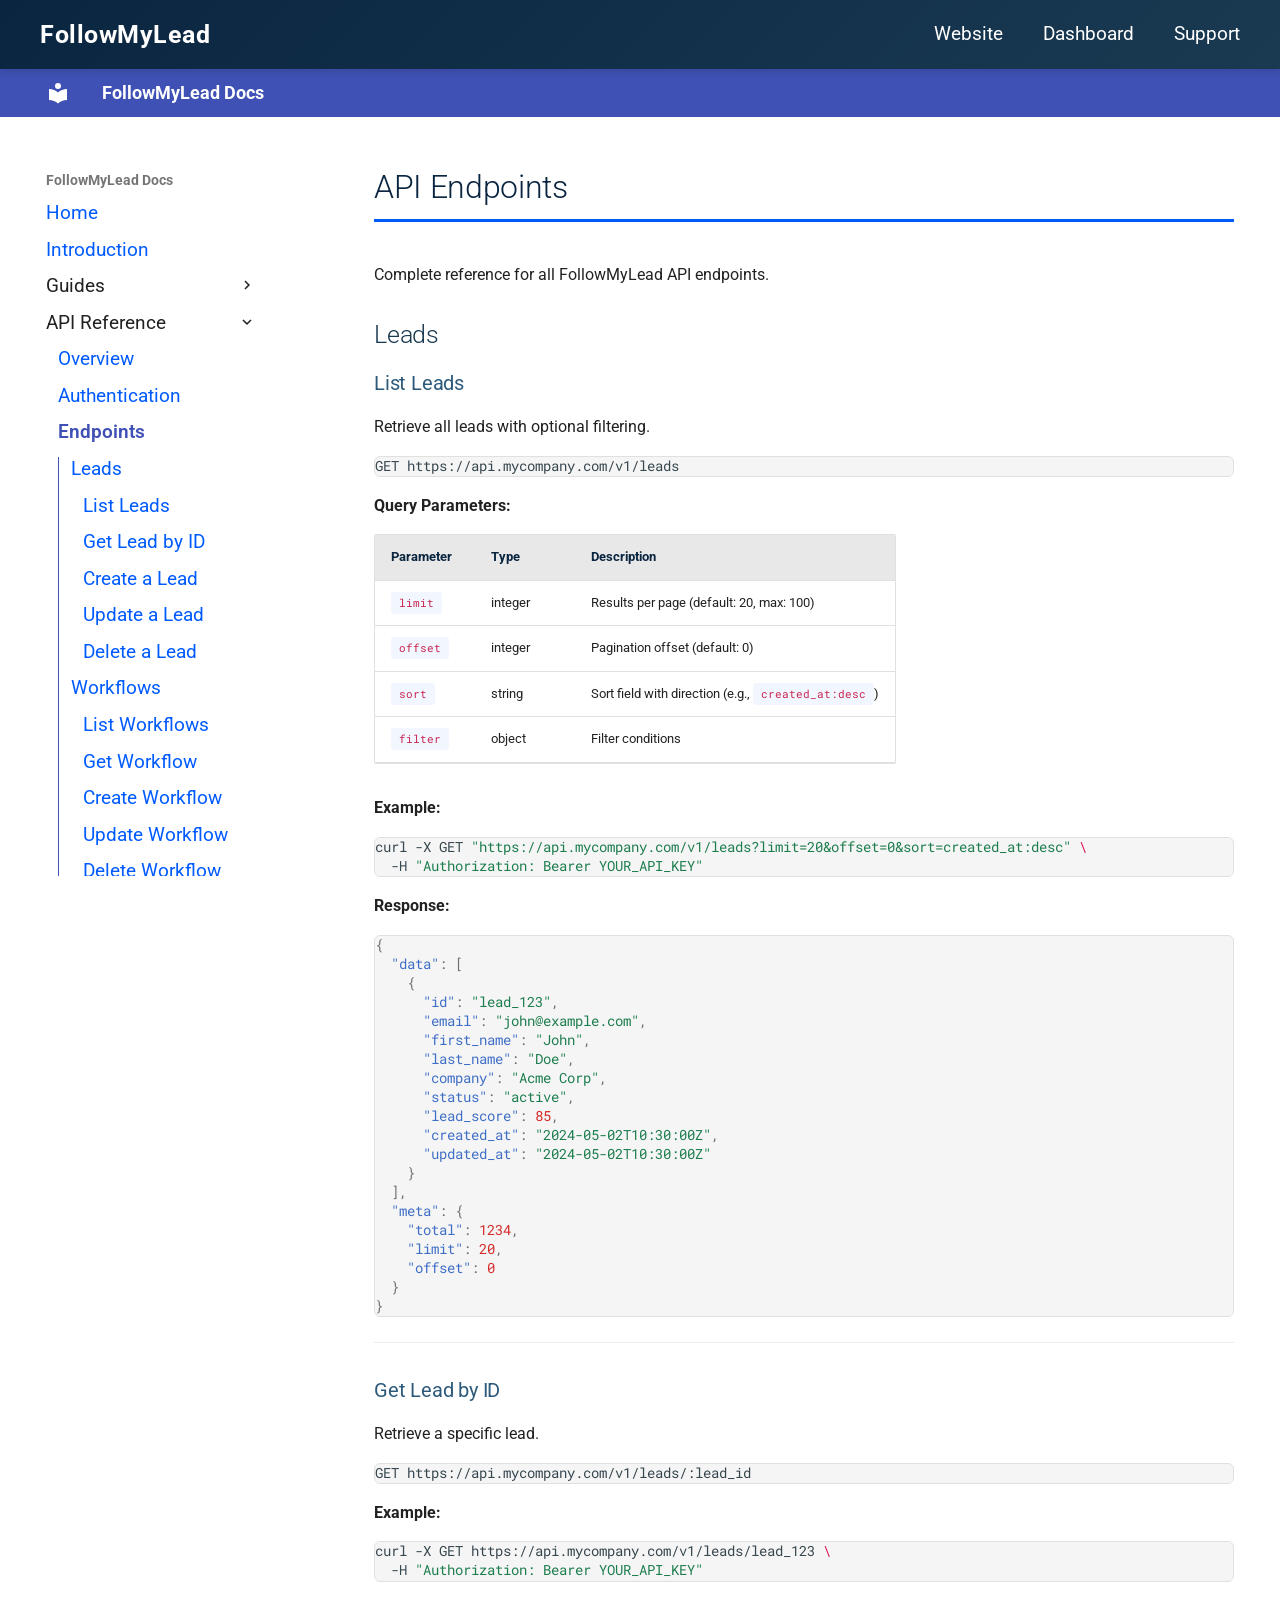
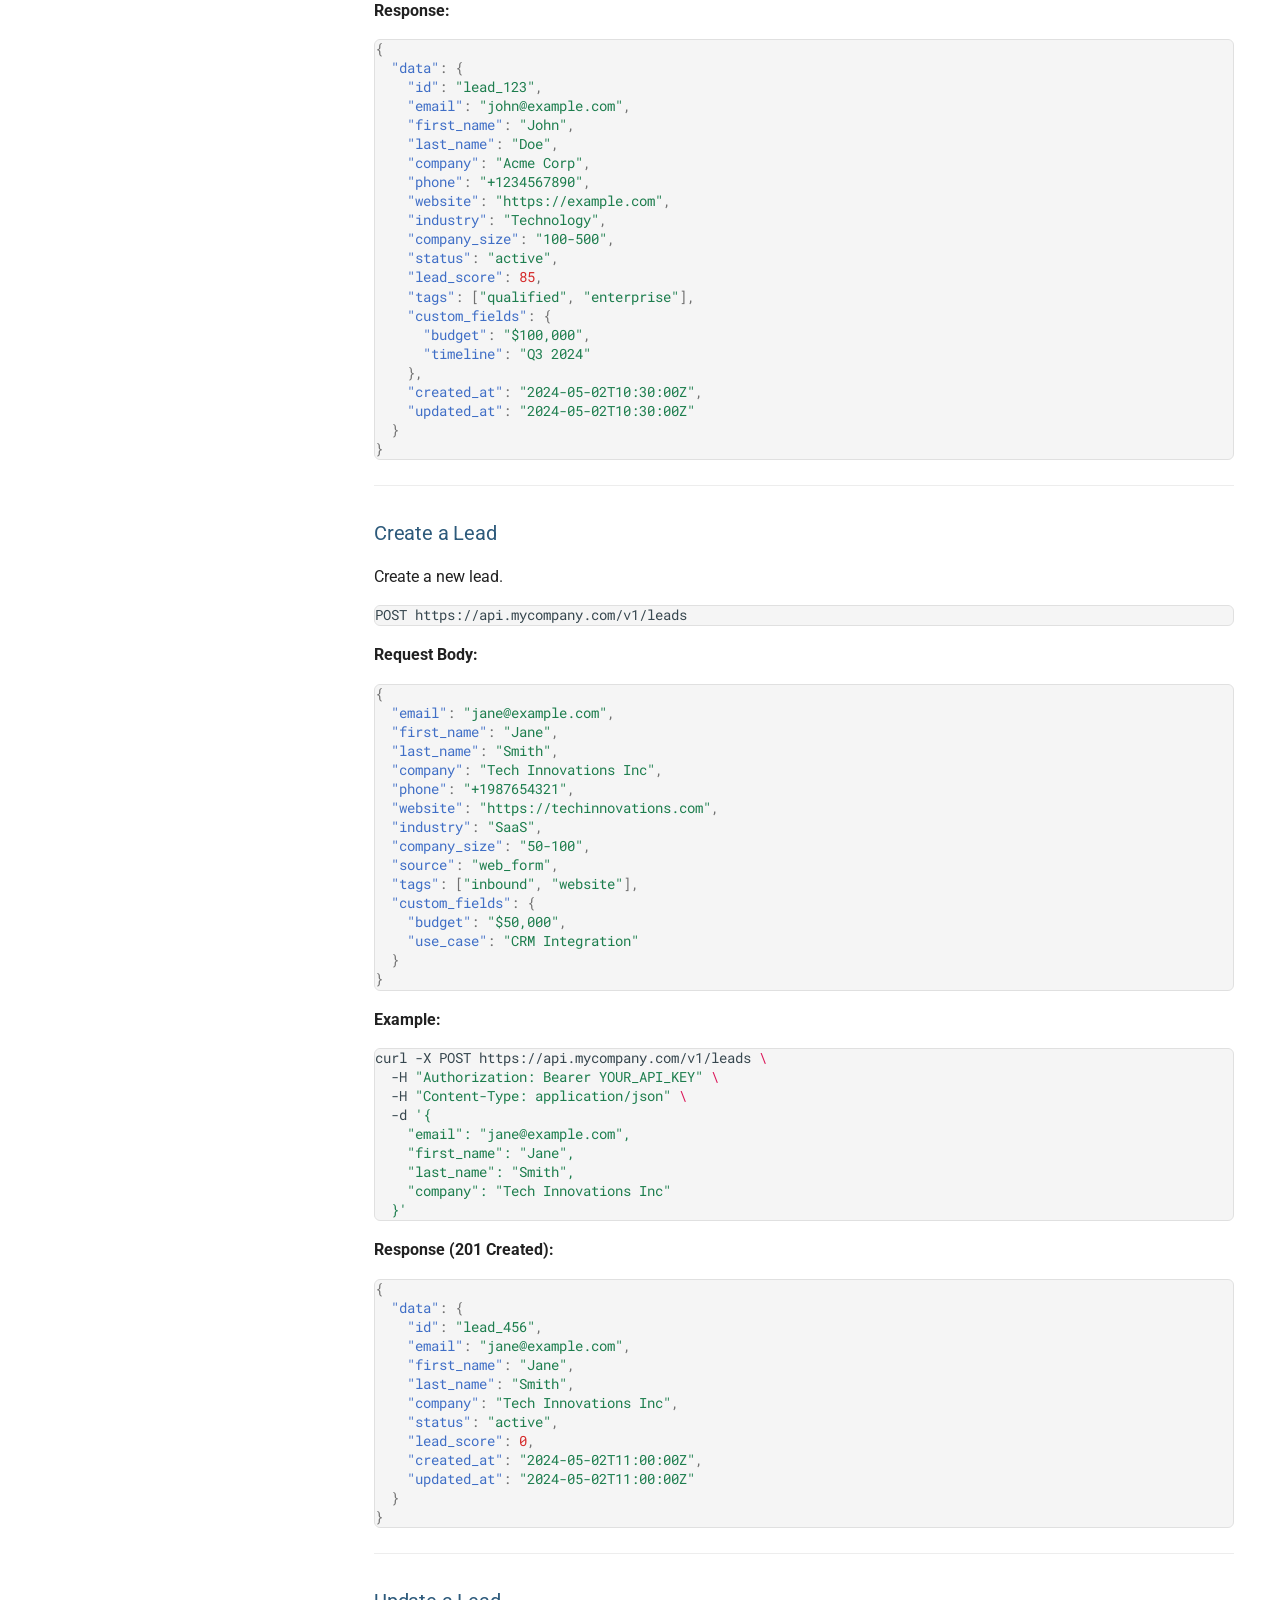
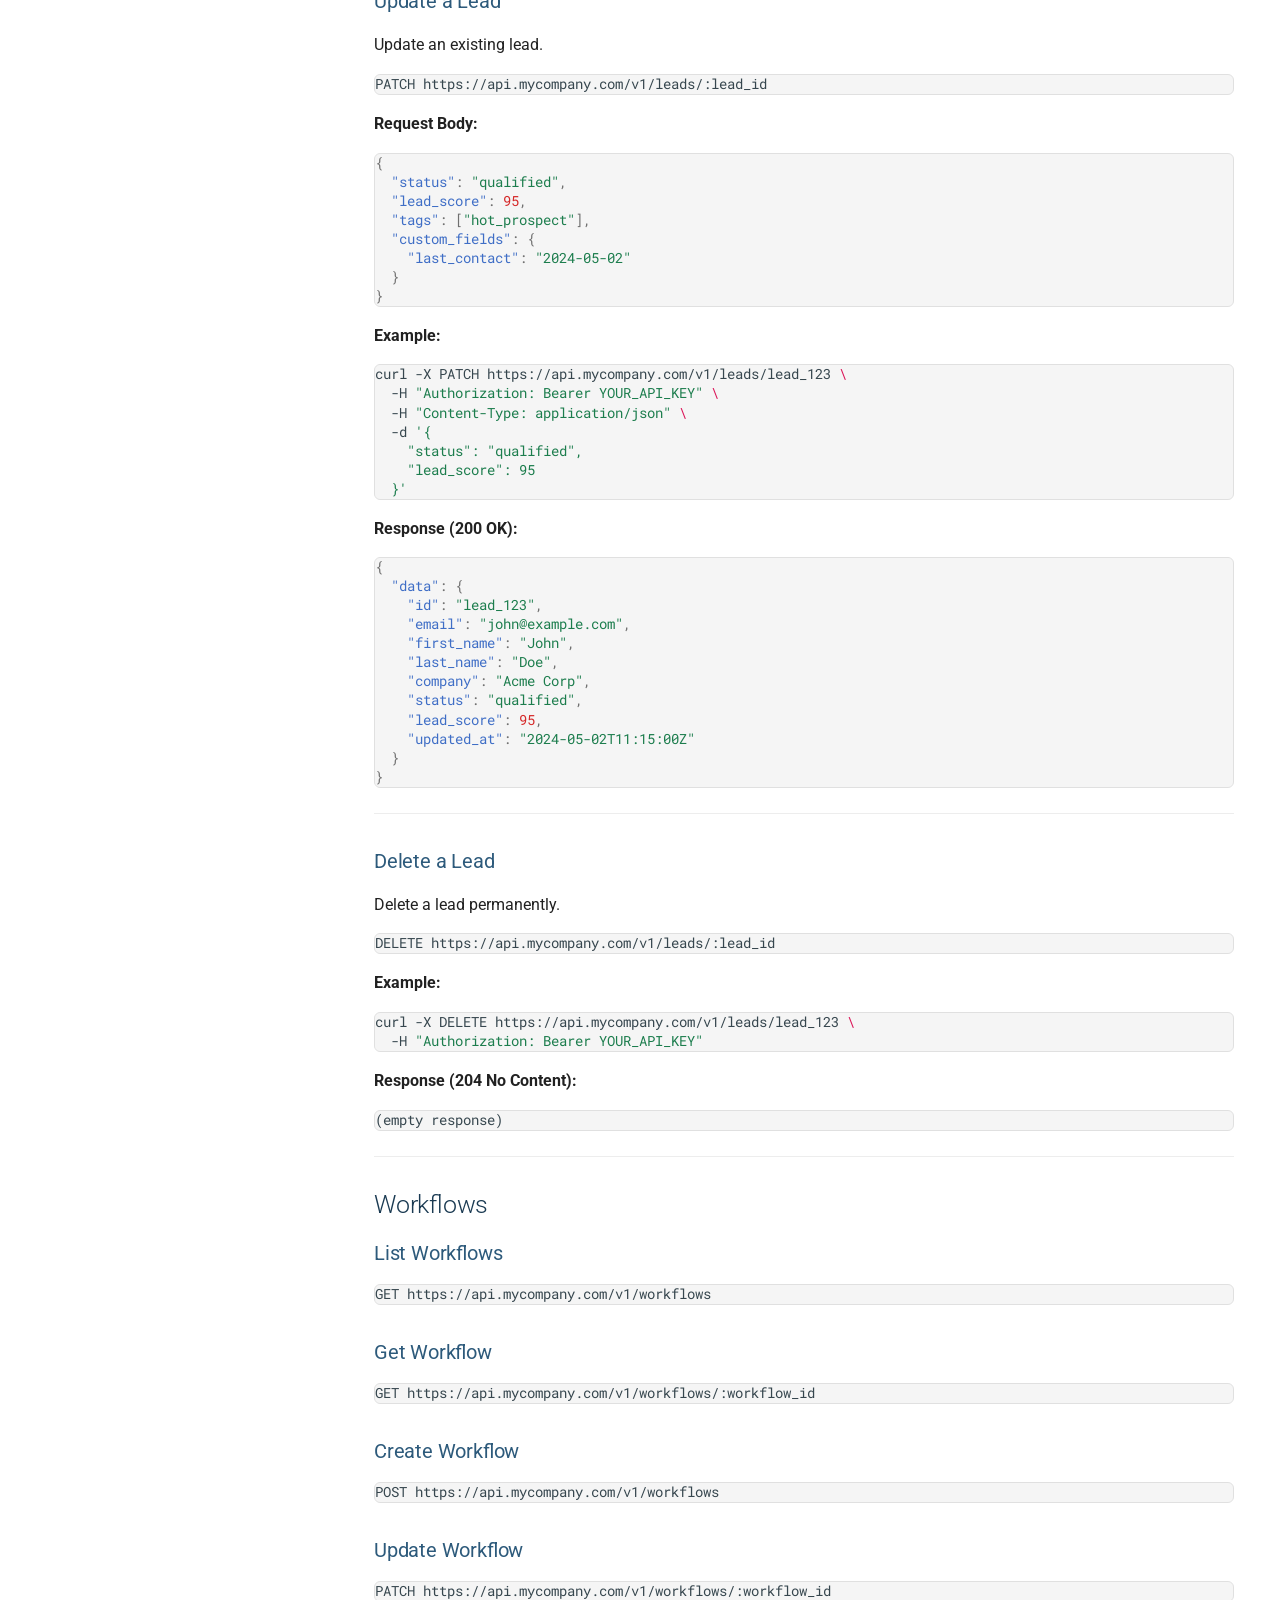
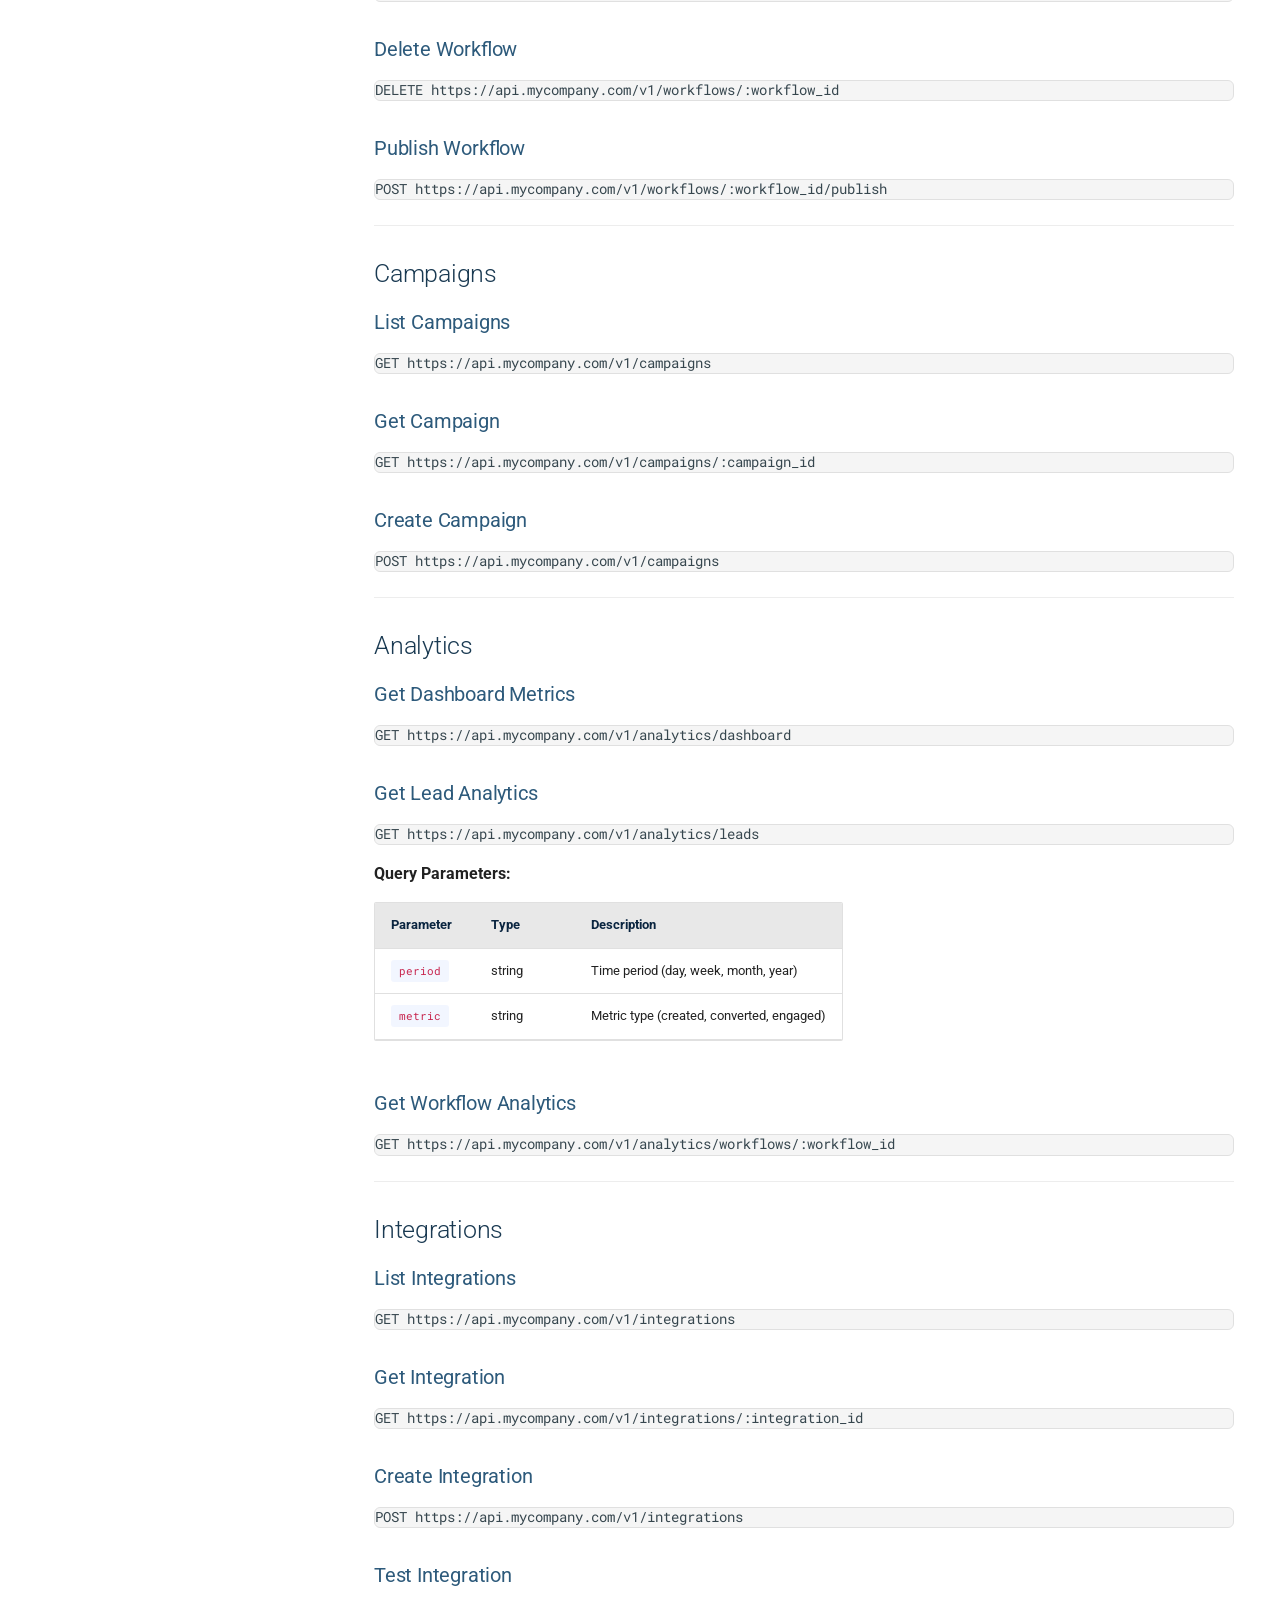
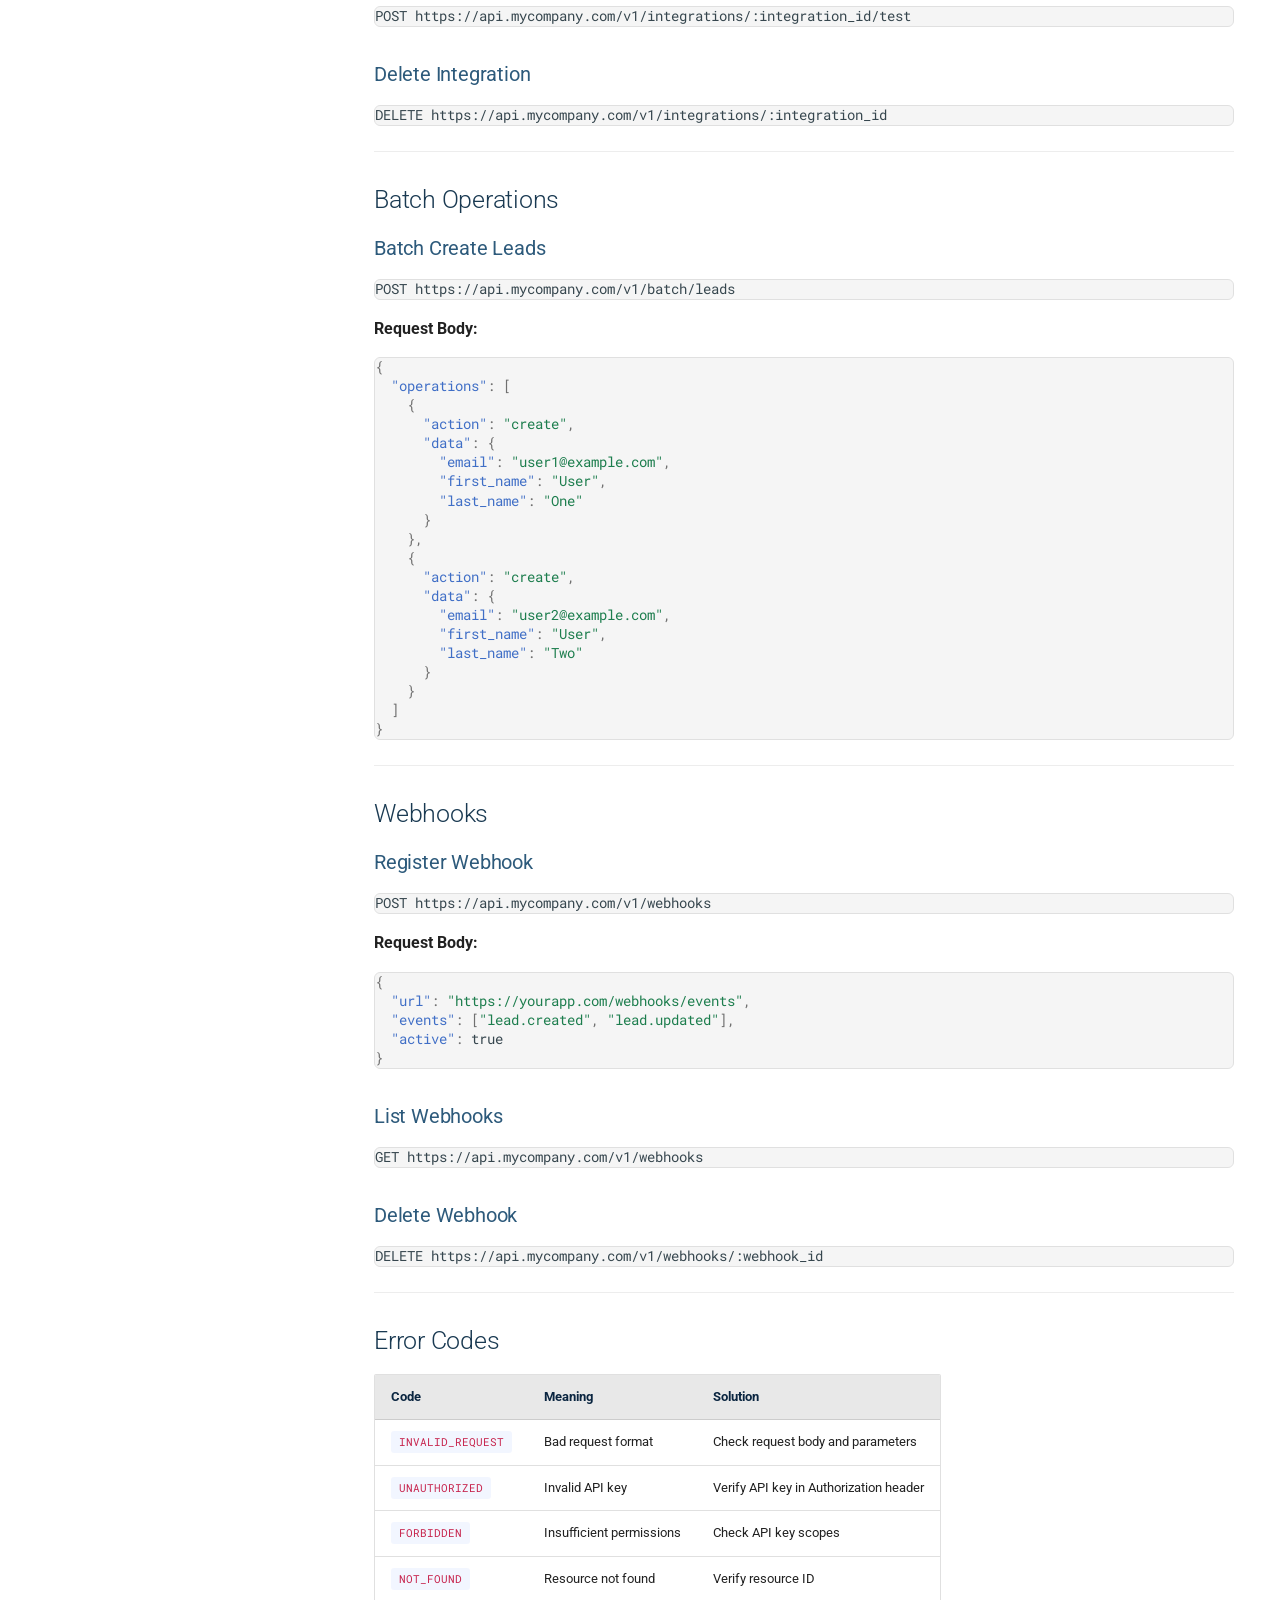
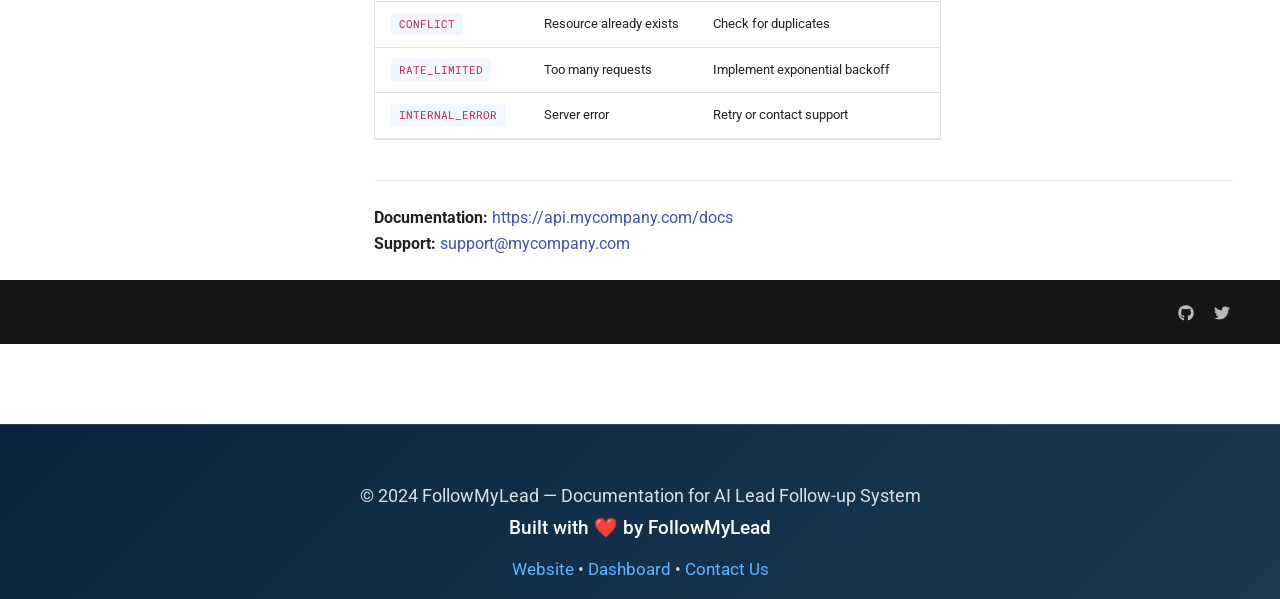
<file: api/endpoints/index.html>
<!doctype html>
<html lang="en" class="no-js">
  <head>
    
      <meta charset="utf-8">
      <meta name="viewport" content="width=device-width,initial-scale=1">
      
        <meta name="description" content="Documentation for AI Lead Follow-up System">
      
      
      
        <link rel="canonical" href="https://docs.mycompany.com/api/endpoints/">
      
      
        <link rel="prev" href="../auth/">
      
      
      
        
      
      
      <link rel="icon" href="../../assets/favicon.png">
      <meta name="generator" content="mkdocs-1.6.1, mkdocs-material-9.7.6">
    
    
      
        <title>Endpoints - FollowMyLead Docs</title>
      
    
    
      <link rel="stylesheet" href="../../assets/stylesheets/main.484c7ddc.min.css">
      
      


    
    
      
    
    
      
        
        
        <link rel="preconnect" href="https://fonts.gstatic.com" crossorigin>
        <link rel="stylesheet" href="https://fonts.googleapis.com/css?family=Roboto:300,300i,400,400i,700,700i%7CRoboto+Mono:400,400i,700,700i&display=fallback">
        <style>:root{--md-text-font:"Roboto";--md-code-font:"Roboto Mono"}</style>
      
    
    
      <link rel="stylesheet" href="../../assets/custom.css">
    
    <script>__md_scope=new URL("../..",location),__md_hash=e=>[...e].reduce(((e,_)=>(e<<5)-e+_.charCodeAt(0)),0),__md_get=(e,_=localStorage,t=__md_scope)=>JSON.parse(_.getItem(t.pathname+"."+e)),__md_set=(e,_,t=localStorage,a=__md_scope)=>{try{t.setItem(a.pathname+"."+e,JSON.stringify(_))}catch(e){}}</script>
    
      

    
    
  </head>
  
  
    <body dir="ltr">
  
    
    <input class="md-toggle" data-md-toggle="drawer" type="checkbox" id="__drawer" autocomplete="off">
    <input class="md-toggle" data-md-toggle="search" type="checkbox" id="__search" autocomplete="off">
    <label class="md-overlay" for="__drawer"></label>
    <div data-md-component="skip">
      
        
        <a href="#api-endpoints" class="md-skip">
          Skip to content
        </a>
      
    </div>
    <div data-md-component="announce">
      
    </div>
    
    
<header class="company-header">
  <div class="header-container">
    <div class="header-brand">
      <span class="company-name">FollowMyLead</span>
    </div>
    <nav class="header-nav">
      <a href="https://mycompany.com" class="header-link">Website</a>
      <a href="https://dashboard.mycompany.com" class="header-link">Dashboard</a>
      <a href="mailto:support@mycompany.com" class="header-link">Support</a>
    </nav>
  </div>
</header>

      

  

<header class="md-header md-header--shadow" data-md-component="header">
  <nav class="md-header__inner md-grid" aria-label="Header">
    <a href="../.." title="FollowMyLead Docs" class="md-header__button md-logo" aria-label="FollowMyLead Docs" data-md-component="logo">
      
  
  <svg xmlns="http://www.w3.org/2000/svg" viewBox="0 0 24 24"><path d="M12 8a3 3 0 0 0 3-3 3 3 0 0 0-3-3 3 3 0 0 0-3 3 3 3 0 0 0 3 3m0 3.54C9.64 9.35 6.5 8 3 8v11c3.5 0 6.64 1.35 9 3.54 2.36-2.19 5.5-3.54 9-3.54V8c-3.5 0-6.64 1.35-9 3.54"/></svg>

    </a>
    <label class="md-header__button md-icon" for="__drawer">
      
      <svg xmlns="http://www.w3.org/2000/svg" viewBox="0 0 24 24"><path d="M3 6h18v2H3zm0 5h18v2H3zm0 5h18v2H3z"/></svg>
    </label>
    <div class="md-header__title" data-md-component="header-title">
      <div class="md-header__ellipsis">
        <div class="md-header__topic">
          <span class="md-ellipsis">
            FollowMyLead Docs
          </span>
        </div>
        <div class="md-header__topic" data-md-component="header-topic">
          <span class="md-ellipsis">
            
              Endpoints
            
          </span>
        </div>
      </div>
    </div>
    
    
      <script>var palette=__md_get("__palette");if(palette&&palette.color){if("(prefers-color-scheme)"===palette.color.media){var media=matchMedia("(prefers-color-scheme: light)"),input=document.querySelector(media.matches?"[data-md-color-media='(prefers-color-scheme: light)']":"[data-md-color-media='(prefers-color-scheme: dark)']");palette.color.media=input.getAttribute("data-md-color-media"),palette.color.scheme=input.getAttribute("data-md-color-scheme"),palette.color.primary=input.getAttribute("data-md-color-primary"),palette.color.accent=input.getAttribute("data-md-color-accent")}for(var[key,value]of Object.entries(palette.color))document.body.setAttribute("data-md-color-"+key,value)}</script>
    
    
    
    
  </nav>
  
</header>
    

    <div class="md-container" data-md-component="container">
      
      
        
          
        
      
      <main class="md-main" data-md-component="main">
        <div class="md-main__inner md-grid">
          
            
              
              <div class="md-sidebar md-sidebar--primary" data-md-component="sidebar" data-md-type="navigation" >
                <div class="md-sidebar__scrollwrap">
                  <div class="md-sidebar__inner">
                    



  

<nav class="md-nav md-nav--primary md-nav--integrated" aria-label="Navigation" data-md-level="0">
  <label class="md-nav__title" for="__drawer">
    <a href="../.." title="FollowMyLead Docs" class="md-nav__button md-logo" aria-label="FollowMyLead Docs" data-md-component="logo">
      
  
  <svg xmlns="http://www.w3.org/2000/svg" viewBox="0 0 24 24"><path d="M12 8a3 3 0 0 0 3-3 3 3 0 0 0-3-3 3 3 0 0 0-3 3 3 3 0 0 0 3 3m0 3.54C9.64 9.35 6.5 8 3 8v11c3.5 0 6.64 1.35 9 3.54 2.36-2.19 5.5-3.54 9-3.54V8c-3.5 0-6.64 1.35-9 3.54"/></svg>

    </a>
    FollowMyLead Docs
  </label>
  
  <ul class="md-nav__list" data-md-scrollfix>
    
      
      
  
  
  
  
    <li class="md-nav__item">
      <a href="../.." class="md-nav__link">
        
  
  
  <span class="md-ellipsis">
    
  
    Home
  

    
  </span>
  
  

      </a>
    </li>
  

    
      
      
  
  
  
  
    <li class="md-nav__item">
      <a href="../../introduction/" class="md-nav__link">
        
  
  
  <span class="md-ellipsis">
    
  
    Introduction
  

    
  </span>
  
  

      </a>
    </li>
  

    
      
      
  
  
  
  
    
    
      
        
      
        
      
        
      
    
    
    
    
    <li class="md-nav__item md-nav__item--nested">
      
        
        
        <input class="md-nav__toggle md-toggle " type="checkbox" id="__nav_3" >
        
          
          <label class="md-nav__link" for="__nav_3" id="__nav_3_label" tabindex="0">
            
  
  
  <span class="md-ellipsis">
    
  
    Guides
  

    
  </span>
  
  

            <span class="md-nav__icon md-icon"></span>
          </label>
        
        <nav class="md-nav" data-md-level="1" aria-labelledby="__nav_3_label" aria-expanded="false">
          <label class="md-nav__title" for="__nav_3">
            <span class="md-nav__icon md-icon"></span>
            
  
    Guides
  

          </label>
          <ul class="md-nav__list" data-md-scrollfix>
            
              
                
  
  
  
  
    <li class="md-nav__item">
      <a href="../../guides/getting-started/" class="md-nav__link">
        
  
  
  <span class="md-ellipsis">
    
  
    Getting Started
  

    
  </span>
  
  

      </a>
    </li>
  

              
            
              
                
  
  
  
  
    <li class="md-nav__item">
      <a href="../../guides/installation/" class="md-nav__link">
        
  
  
  <span class="md-ellipsis">
    
  
    Installation
  

    
  </span>
  
  

      </a>
    </li>
  

              
            
              
                
  
  
  
  
    
    
      
        
      
        
      
        
      
    
    
    
    
    <li class="md-nav__item md-nav__item--nested">
      
        
        
        <input class="md-nav__toggle md-toggle " type="checkbox" id="__nav_3_3" >
        
          
          <label class="md-nav__link" for="__nav_3_3" id="__nav_3_3_label" tabindex="0">
            
  
  
  <span class="md-ellipsis">
    
  
    Advanced
  

    
  </span>
  
  

            <span class="md-nav__icon md-icon"></span>
          </label>
        
        <nav class="md-nav" data-md-level="2" aria-labelledby="__nav_3_3_label" aria-expanded="false">
          <label class="md-nav__title" for="__nav_3_3">
            <span class="md-nav__icon md-icon"></span>
            
  
    Advanced
  

          </label>
          <ul class="md-nav__list" data-md-scrollfix>
            
              
                
  
  
  
  
    <li class="md-nav__item">
      <a href="../../guides/advanced/workflows/" class="md-nav__link">
        
  
  
  <span class="md-ellipsis">
    
  
    Workflows
  

    
  </span>
  
  

      </a>
    </li>
  

              
            
              
                
  
  
  
  
    <li class="md-nav__item">
      <a href="../../guides/advanced/automation/" class="md-nav__link">
        
  
  
  <span class="md-ellipsis">
    
  
    Automation
  

    
  </span>
  
  

      </a>
    </li>
  

              
            
              
                
  
  
  
  
    <li class="md-nav__item">
      <a href="../../guides/advanced/integrations/" class="md-nav__link">
        
  
  
  <span class="md-ellipsis">
    
  
    Integrations
  

    
  </span>
  
  

      </a>
    </li>
  

              
            
          </ul>
        </nav>
      
    </li>
  

              
            
          </ul>
        </nav>
      
    </li>
  

    
      
      
  
  
    
  
  
  
    
    
      
        
      
        
      
        
      
    
    
    
    
    <li class="md-nav__item md-nav__item--active md-nav__item--nested">
      
        
        
        <input class="md-nav__toggle md-toggle " type="checkbox" id="__nav_4" checked>
        
          
          <label class="md-nav__link" for="__nav_4" id="__nav_4_label" tabindex="0">
            
  
  
  <span class="md-ellipsis">
    
  
    API Reference
  

    
  </span>
  
  

            <span class="md-nav__icon md-icon"></span>
          </label>
        
        <nav class="md-nav" data-md-level="1" aria-labelledby="__nav_4_label" aria-expanded="true">
          <label class="md-nav__title" for="__nav_4">
            <span class="md-nav__icon md-icon"></span>
            
  
    API Reference
  

          </label>
          <ul class="md-nav__list" data-md-scrollfix>
            
              
                
  
  
  
  
    <li class="md-nav__item">
      <a href="../overview/" class="md-nav__link">
        
  
  
  <span class="md-ellipsis">
    
  
    Overview
  

    
  </span>
  
  

      </a>
    </li>
  

              
            
              
                
  
  
  
  
    <li class="md-nav__item">
      <a href="../auth/" class="md-nav__link">
        
  
  
  <span class="md-ellipsis">
    
  
    Authentication
  

    
  </span>
  
  

      </a>
    </li>
  

              
            
              
                
  
  
    
  
  
  
    <li class="md-nav__item md-nav__item--active">
      
      <input class="md-nav__toggle md-toggle" type="checkbox" id="__toc">
      
      
        
      
      
        <label class="md-nav__link md-nav__link--active" for="__toc">
          
  
  
  <span class="md-ellipsis">
    
  
    Endpoints
  

    
  </span>
  
  

          <span class="md-nav__icon md-icon"></span>
        </label>
      
      <a href="./" class="md-nav__link md-nav__link--active">
        
  
  
  <span class="md-ellipsis">
    
  
    Endpoints
  

    
  </span>
  
  

      </a>
      
        

<nav class="md-nav md-nav--secondary" aria-label="Table of contents">
  
  
  
    
  
  
    <label class="md-nav__title" for="__toc">
      <span class="md-nav__icon md-icon"></span>
      Table of contents
    </label>
    <ul class="md-nav__list" data-md-component="toc" data-md-scrollfix>
      
        <li class="md-nav__item">
  <a href="#leads" class="md-nav__link">
    <span class="md-ellipsis">
      
        Leads
      
    </span>
  </a>
  
    <nav class="md-nav" aria-label="Leads">
      <ul class="md-nav__list">
        
          <li class="md-nav__item">
  <a href="#list-leads" class="md-nav__link">
    <span class="md-ellipsis">
      
        List Leads
      
    </span>
  </a>
  
</li>
        
          <li class="md-nav__item">
  <a href="#get-lead-by-id" class="md-nav__link">
    <span class="md-ellipsis">
      
        Get Lead by ID
      
    </span>
  </a>
  
</li>
        
          <li class="md-nav__item">
  <a href="#create-a-lead" class="md-nav__link">
    <span class="md-ellipsis">
      
        Create a Lead
      
    </span>
  </a>
  
</li>
        
          <li class="md-nav__item">
  <a href="#update-a-lead" class="md-nav__link">
    <span class="md-ellipsis">
      
        Update a Lead
      
    </span>
  </a>
  
</li>
        
          <li class="md-nav__item">
  <a href="#delete-a-lead" class="md-nav__link">
    <span class="md-ellipsis">
      
        Delete a Lead
      
    </span>
  </a>
  
</li>
        
      </ul>
    </nav>
  
</li>
      
        <li class="md-nav__item">
  <a href="#workflows" class="md-nav__link">
    <span class="md-ellipsis">
      
        Workflows
      
    </span>
  </a>
  
    <nav class="md-nav" aria-label="Workflows">
      <ul class="md-nav__list">
        
          <li class="md-nav__item">
  <a href="#list-workflows" class="md-nav__link">
    <span class="md-ellipsis">
      
        List Workflows
      
    </span>
  </a>
  
</li>
        
          <li class="md-nav__item">
  <a href="#get-workflow" class="md-nav__link">
    <span class="md-ellipsis">
      
        Get Workflow
      
    </span>
  </a>
  
</li>
        
          <li class="md-nav__item">
  <a href="#create-workflow" class="md-nav__link">
    <span class="md-ellipsis">
      
        Create Workflow
      
    </span>
  </a>
  
</li>
        
          <li class="md-nav__item">
  <a href="#update-workflow" class="md-nav__link">
    <span class="md-ellipsis">
      
        Update Workflow
      
    </span>
  </a>
  
</li>
        
          <li class="md-nav__item">
  <a href="#delete-workflow" class="md-nav__link">
    <span class="md-ellipsis">
      
        Delete Workflow
      
    </span>
  </a>
  
</li>
        
          <li class="md-nav__item">
  <a href="#publish-workflow" class="md-nav__link">
    <span class="md-ellipsis">
      
        Publish Workflow
      
    </span>
  </a>
  
</li>
        
      </ul>
    </nav>
  
</li>
      
        <li class="md-nav__item">
  <a href="#campaigns" class="md-nav__link">
    <span class="md-ellipsis">
      
        Campaigns
      
    </span>
  </a>
  
    <nav class="md-nav" aria-label="Campaigns">
      <ul class="md-nav__list">
        
          <li class="md-nav__item">
  <a href="#list-campaigns" class="md-nav__link">
    <span class="md-ellipsis">
      
        List Campaigns
      
    </span>
  </a>
  
</li>
        
          <li class="md-nav__item">
  <a href="#get-campaign" class="md-nav__link">
    <span class="md-ellipsis">
      
        Get Campaign
      
    </span>
  </a>
  
</li>
        
          <li class="md-nav__item">
  <a href="#create-campaign" class="md-nav__link">
    <span class="md-ellipsis">
      
        Create Campaign
      
    </span>
  </a>
  
</li>
        
      </ul>
    </nav>
  
</li>
      
        <li class="md-nav__item">
  <a href="#analytics" class="md-nav__link">
    <span class="md-ellipsis">
      
        Analytics
      
    </span>
  </a>
  
    <nav class="md-nav" aria-label="Analytics">
      <ul class="md-nav__list">
        
          <li class="md-nav__item">
  <a href="#get-dashboard-metrics" class="md-nav__link">
    <span class="md-ellipsis">
      
        Get Dashboard Metrics
      
    </span>
  </a>
  
</li>
        
          <li class="md-nav__item">
  <a href="#get-lead-analytics" class="md-nav__link">
    <span class="md-ellipsis">
      
        Get Lead Analytics
      
    </span>
  </a>
  
</li>
        
          <li class="md-nav__item">
  <a href="#get-workflow-analytics" class="md-nav__link">
    <span class="md-ellipsis">
      
        Get Workflow Analytics
      
    </span>
  </a>
  
</li>
        
      </ul>
    </nav>
  
</li>
      
        <li class="md-nav__item">
  <a href="#integrations" class="md-nav__link">
    <span class="md-ellipsis">
      
        Integrations
      
    </span>
  </a>
  
    <nav class="md-nav" aria-label="Integrations">
      <ul class="md-nav__list">
        
          <li class="md-nav__item">
  <a href="#list-integrations" class="md-nav__link">
    <span class="md-ellipsis">
      
        List Integrations
      
    </span>
  </a>
  
</li>
        
          <li class="md-nav__item">
  <a href="#get-integration" class="md-nav__link">
    <span class="md-ellipsis">
      
        Get Integration
      
    </span>
  </a>
  
</li>
        
          <li class="md-nav__item">
  <a href="#create-integration" class="md-nav__link">
    <span class="md-ellipsis">
      
        Create Integration
      
    </span>
  </a>
  
</li>
        
          <li class="md-nav__item">
  <a href="#test-integration" class="md-nav__link">
    <span class="md-ellipsis">
      
        Test Integration
      
    </span>
  </a>
  
</li>
        
          <li class="md-nav__item">
  <a href="#delete-integration" class="md-nav__link">
    <span class="md-ellipsis">
      
        Delete Integration
      
    </span>
  </a>
  
</li>
        
      </ul>
    </nav>
  
</li>
      
        <li class="md-nav__item">
  <a href="#batch-operations" class="md-nav__link">
    <span class="md-ellipsis">
      
        Batch Operations
      
    </span>
  </a>
  
    <nav class="md-nav" aria-label="Batch Operations">
      <ul class="md-nav__list">
        
          <li class="md-nav__item">
  <a href="#batch-create-leads" class="md-nav__link">
    <span class="md-ellipsis">
      
        Batch Create Leads
      
    </span>
  </a>
  
</li>
        
      </ul>
    </nav>
  
</li>
      
        <li class="md-nav__item">
  <a href="#webhooks" class="md-nav__link">
    <span class="md-ellipsis">
      
        Webhooks
      
    </span>
  </a>
  
    <nav class="md-nav" aria-label="Webhooks">
      <ul class="md-nav__list">
        
          <li class="md-nav__item">
  <a href="#register-webhook" class="md-nav__link">
    <span class="md-ellipsis">
      
        Register Webhook
      
    </span>
  </a>
  
</li>
        
          <li class="md-nav__item">
  <a href="#list-webhooks" class="md-nav__link">
    <span class="md-ellipsis">
      
        List Webhooks
      
    </span>
  </a>
  
</li>
        
          <li class="md-nav__item">
  <a href="#delete-webhook" class="md-nav__link">
    <span class="md-ellipsis">
      
        Delete Webhook
      
    </span>
  </a>
  
</li>
        
      </ul>
    </nav>
  
</li>
      
        <li class="md-nav__item">
  <a href="#error-codes" class="md-nav__link">
    <span class="md-ellipsis">
      
        Error Codes
      
    </span>
  </a>
  
</li>
      
    </ul>
  
</nav>
      
    </li>
  

              
            
          </ul>
        </nav>
      
    </li>
  

    
  </ul>
</nav>
                  </div>
                </div>
              </div>
            
            
          
          
            <div class="md-content" data-md-component="content">
              
              <article class="md-content__inner md-typeset">
                
                  



<h1 id="api-endpoints">API Endpoints<a class="headerlink" href="#api-endpoints" title="Permanent link">&para;</a></h1>
<p>Complete reference for all FollowMyLead API endpoints.</p>
<h2 id="leads">Leads<a class="headerlink" href="#leads" title="Permanent link">&para;</a></h2>
<h3 id="list-leads">List Leads<a class="headerlink" href="#list-leads" title="Permanent link">&para;</a></h3>
<p>Retrieve all leads with optional filtering.</p>
<div class="highlight"><pre><span></span><code><span class="err">GET https://api.mycompany.com/v1/leads</span>
</code></pre></div>
<p><strong>Query Parameters:</strong></p>
<table>
<thead>
<tr>
<th>Parameter</th>
<th>Type</th>
<th>Description</th>
</tr>
</thead>
<tbody>
<tr>
<td><code>limit</code></td>
<td>integer</td>
<td>Results per page (default: 20, max: 100)</td>
</tr>
<tr>
<td><code>offset</code></td>
<td>integer</td>
<td>Pagination offset (default: 0)</td>
</tr>
<tr>
<td><code>sort</code></td>
<td>string</td>
<td>Sort field with direction (e.g., <code>created_at:desc</code>)</td>
</tr>
<tr>
<td><code>filter</code></td>
<td>object</td>
<td>Filter conditions</td>
</tr>
</tbody>
</table>
<p><strong>Example:</strong></p>
<div class="highlight"><pre><span></span><code>curl<span class="w"> </span>-X<span class="w"> </span>GET<span class="w"> </span><span class="s2">&quot;https://api.mycompany.com/v1/leads?limit=20&amp;offset=0&amp;sort=created_at:desc&quot;</span><span class="w"> </span><span class="se">\</span>
<span class="w">  </span>-H<span class="w"> </span><span class="s2">&quot;Authorization: Bearer YOUR_API_KEY&quot;</span>
</code></pre></div>
<p><strong>Response:</strong></p>
<div class="highlight"><pre><span></span><code><span class="p">{</span>
<span class="w">  </span><span class="nt">&quot;data&quot;</span><span class="p">:</span><span class="w"> </span><span class="p">[</span>
<span class="w">    </span><span class="p">{</span>
<span class="w">      </span><span class="nt">&quot;id&quot;</span><span class="p">:</span><span class="w"> </span><span class="s2">&quot;lead_123&quot;</span><span class="p">,</span>
<span class="w">      </span><span class="nt">&quot;email&quot;</span><span class="p">:</span><span class="w"> </span><span class="s2">&quot;john@example.com&quot;</span><span class="p">,</span>
<span class="w">      </span><span class="nt">&quot;first_name&quot;</span><span class="p">:</span><span class="w"> </span><span class="s2">&quot;John&quot;</span><span class="p">,</span>
<span class="w">      </span><span class="nt">&quot;last_name&quot;</span><span class="p">:</span><span class="w"> </span><span class="s2">&quot;Doe&quot;</span><span class="p">,</span>
<span class="w">      </span><span class="nt">&quot;company&quot;</span><span class="p">:</span><span class="w"> </span><span class="s2">&quot;Acme Corp&quot;</span><span class="p">,</span>
<span class="w">      </span><span class="nt">&quot;status&quot;</span><span class="p">:</span><span class="w"> </span><span class="s2">&quot;active&quot;</span><span class="p">,</span>
<span class="w">      </span><span class="nt">&quot;lead_score&quot;</span><span class="p">:</span><span class="w"> </span><span class="mi">85</span><span class="p">,</span>
<span class="w">      </span><span class="nt">&quot;created_at&quot;</span><span class="p">:</span><span class="w"> </span><span class="s2">&quot;2024-05-02T10:30:00Z&quot;</span><span class="p">,</span>
<span class="w">      </span><span class="nt">&quot;updated_at&quot;</span><span class="p">:</span><span class="w"> </span><span class="s2">&quot;2024-05-02T10:30:00Z&quot;</span>
<span class="w">    </span><span class="p">}</span>
<span class="w">  </span><span class="p">],</span>
<span class="w">  </span><span class="nt">&quot;meta&quot;</span><span class="p">:</span><span class="w"> </span><span class="p">{</span>
<span class="w">    </span><span class="nt">&quot;total&quot;</span><span class="p">:</span><span class="w"> </span><span class="mi">1234</span><span class="p">,</span>
<span class="w">    </span><span class="nt">&quot;limit&quot;</span><span class="p">:</span><span class="w"> </span><span class="mi">20</span><span class="p">,</span>
<span class="w">    </span><span class="nt">&quot;offset&quot;</span><span class="p">:</span><span class="w"> </span><span class="mi">0</span>
<span class="w">  </span><span class="p">}</span>
<span class="p">}</span>
</code></pre></div>
<hr />
<h3 id="get-lead-by-id">Get Lead by ID<a class="headerlink" href="#get-lead-by-id" title="Permanent link">&para;</a></h3>
<p>Retrieve a specific lead.</p>
<div class="highlight"><pre><span></span><code><span class="err">GET https://api.mycompany.com/v1/leads/:lead_id</span>
</code></pre></div>
<p><strong>Example:</strong></p>
<div class="highlight"><pre><span></span><code>curl<span class="w"> </span>-X<span class="w"> </span>GET<span class="w"> </span>https://api.mycompany.com/v1/leads/lead_123<span class="w"> </span><span class="se">\</span>
<span class="w">  </span>-H<span class="w"> </span><span class="s2">&quot;Authorization: Bearer YOUR_API_KEY&quot;</span>
</code></pre></div>
<p><strong>Response:</strong></p>
<div class="highlight"><pre><span></span><code><span class="p">{</span>
<span class="w">  </span><span class="nt">&quot;data&quot;</span><span class="p">:</span><span class="w"> </span><span class="p">{</span>
<span class="w">    </span><span class="nt">&quot;id&quot;</span><span class="p">:</span><span class="w"> </span><span class="s2">&quot;lead_123&quot;</span><span class="p">,</span>
<span class="w">    </span><span class="nt">&quot;email&quot;</span><span class="p">:</span><span class="w"> </span><span class="s2">&quot;john@example.com&quot;</span><span class="p">,</span>
<span class="w">    </span><span class="nt">&quot;first_name&quot;</span><span class="p">:</span><span class="w"> </span><span class="s2">&quot;John&quot;</span><span class="p">,</span>
<span class="w">    </span><span class="nt">&quot;last_name&quot;</span><span class="p">:</span><span class="w"> </span><span class="s2">&quot;Doe&quot;</span><span class="p">,</span>
<span class="w">    </span><span class="nt">&quot;company&quot;</span><span class="p">:</span><span class="w"> </span><span class="s2">&quot;Acme Corp&quot;</span><span class="p">,</span>
<span class="w">    </span><span class="nt">&quot;phone&quot;</span><span class="p">:</span><span class="w"> </span><span class="s2">&quot;+1234567890&quot;</span><span class="p">,</span>
<span class="w">    </span><span class="nt">&quot;website&quot;</span><span class="p">:</span><span class="w"> </span><span class="s2">&quot;https://example.com&quot;</span><span class="p">,</span>
<span class="w">    </span><span class="nt">&quot;industry&quot;</span><span class="p">:</span><span class="w"> </span><span class="s2">&quot;Technology&quot;</span><span class="p">,</span>
<span class="w">    </span><span class="nt">&quot;company_size&quot;</span><span class="p">:</span><span class="w"> </span><span class="s2">&quot;100-500&quot;</span><span class="p">,</span>
<span class="w">    </span><span class="nt">&quot;status&quot;</span><span class="p">:</span><span class="w"> </span><span class="s2">&quot;active&quot;</span><span class="p">,</span>
<span class="w">    </span><span class="nt">&quot;lead_score&quot;</span><span class="p">:</span><span class="w"> </span><span class="mi">85</span><span class="p">,</span>
<span class="w">    </span><span class="nt">&quot;tags&quot;</span><span class="p">:</span><span class="w"> </span><span class="p">[</span><span class="s2">&quot;qualified&quot;</span><span class="p">,</span><span class="w"> </span><span class="s2">&quot;enterprise&quot;</span><span class="p">],</span>
<span class="w">    </span><span class="nt">&quot;custom_fields&quot;</span><span class="p">:</span><span class="w"> </span><span class="p">{</span>
<span class="w">      </span><span class="nt">&quot;budget&quot;</span><span class="p">:</span><span class="w"> </span><span class="s2">&quot;$100,000&quot;</span><span class="p">,</span>
<span class="w">      </span><span class="nt">&quot;timeline&quot;</span><span class="p">:</span><span class="w"> </span><span class="s2">&quot;Q3 2024&quot;</span>
<span class="w">    </span><span class="p">},</span>
<span class="w">    </span><span class="nt">&quot;created_at&quot;</span><span class="p">:</span><span class="w"> </span><span class="s2">&quot;2024-05-02T10:30:00Z&quot;</span><span class="p">,</span>
<span class="w">    </span><span class="nt">&quot;updated_at&quot;</span><span class="p">:</span><span class="w"> </span><span class="s2">&quot;2024-05-02T10:30:00Z&quot;</span>
<span class="w">  </span><span class="p">}</span>
<span class="p">}</span>
</code></pre></div>
<hr />
<h3 id="create-a-lead">Create a Lead<a class="headerlink" href="#create-a-lead" title="Permanent link">&para;</a></h3>
<p>Create a new lead.</p>
<div class="highlight"><pre><span></span><code><span class="err">POST https://api.mycompany.com/v1/leads</span>
</code></pre></div>
<p><strong>Request Body:</strong></p>
<div class="highlight"><pre><span></span><code><span class="p">{</span>
<span class="w">  </span><span class="nt">&quot;email&quot;</span><span class="p">:</span><span class="w"> </span><span class="s2">&quot;jane@example.com&quot;</span><span class="p">,</span>
<span class="w">  </span><span class="nt">&quot;first_name&quot;</span><span class="p">:</span><span class="w"> </span><span class="s2">&quot;Jane&quot;</span><span class="p">,</span>
<span class="w">  </span><span class="nt">&quot;last_name&quot;</span><span class="p">:</span><span class="w"> </span><span class="s2">&quot;Smith&quot;</span><span class="p">,</span>
<span class="w">  </span><span class="nt">&quot;company&quot;</span><span class="p">:</span><span class="w"> </span><span class="s2">&quot;Tech Innovations Inc&quot;</span><span class="p">,</span>
<span class="w">  </span><span class="nt">&quot;phone&quot;</span><span class="p">:</span><span class="w"> </span><span class="s2">&quot;+1987654321&quot;</span><span class="p">,</span>
<span class="w">  </span><span class="nt">&quot;website&quot;</span><span class="p">:</span><span class="w"> </span><span class="s2">&quot;https://techinnovations.com&quot;</span><span class="p">,</span>
<span class="w">  </span><span class="nt">&quot;industry&quot;</span><span class="p">:</span><span class="w"> </span><span class="s2">&quot;SaaS&quot;</span><span class="p">,</span>
<span class="w">  </span><span class="nt">&quot;company_size&quot;</span><span class="p">:</span><span class="w"> </span><span class="s2">&quot;50-100&quot;</span><span class="p">,</span>
<span class="w">  </span><span class="nt">&quot;source&quot;</span><span class="p">:</span><span class="w"> </span><span class="s2">&quot;web_form&quot;</span><span class="p">,</span>
<span class="w">  </span><span class="nt">&quot;tags&quot;</span><span class="p">:</span><span class="w"> </span><span class="p">[</span><span class="s2">&quot;inbound&quot;</span><span class="p">,</span><span class="w"> </span><span class="s2">&quot;website&quot;</span><span class="p">],</span>
<span class="w">  </span><span class="nt">&quot;custom_fields&quot;</span><span class="p">:</span><span class="w"> </span><span class="p">{</span>
<span class="w">    </span><span class="nt">&quot;budget&quot;</span><span class="p">:</span><span class="w"> </span><span class="s2">&quot;$50,000&quot;</span><span class="p">,</span>
<span class="w">    </span><span class="nt">&quot;use_case&quot;</span><span class="p">:</span><span class="w"> </span><span class="s2">&quot;CRM Integration&quot;</span>
<span class="w">  </span><span class="p">}</span>
<span class="p">}</span>
</code></pre></div>
<p><strong>Example:</strong></p>
<div class="highlight"><pre><span></span><code>curl<span class="w"> </span>-X<span class="w"> </span>POST<span class="w"> </span>https://api.mycompany.com/v1/leads<span class="w"> </span><span class="se">\</span>
<span class="w">  </span>-H<span class="w"> </span><span class="s2">&quot;Authorization: Bearer YOUR_API_KEY&quot;</span><span class="w"> </span><span class="se">\</span>
<span class="w">  </span>-H<span class="w"> </span><span class="s2">&quot;Content-Type: application/json&quot;</span><span class="w"> </span><span class="se">\</span>
<span class="w">  </span>-d<span class="w"> </span><span class="s1">&#39;{</span>
<span class="s1">    &quot;email&quot;: &quot;jane@example.com&quot;,</span>
<span class="s1">    &quot;first_name&quot;: &quot;Jane&quot;,</span>
<span class="s1">    &quot;last_name&quot;: &quot;Smith&quot;,</span>
<span class="s1">    &quot;company&quot;: &quot;Tech Innovations Inc&quot;</span>
<span class="s1">  }&#39;</span>
</code></pre></div>
<p><strong>Response (201 Created):</strong></p>
<div class="highlight"><pre><span></span><code><span class="p">{</span>
<span class="w">  </span><span class="nt">&quot;data&quot;</span><span class="p">:</span><span class="w"> </span><span class="p">{</span>
<span class="w">    </span><span class="nt">&quot;id&quot;</span><span class="p">:</span><span class="w"> </span><span class="s2">&quot;lead_456&quot;</span><span class="p">,</span>
<span class="w">    </span><span class="nt">&quot;email&quot;</span><span class="p">:</span><span class="w"> </span><span class="s2">&quot;jane@example.com&quot;</span><span class="p">,</span>
<span class="w">    </span><span class="nt">&quot;first_name&quot;</span><span class="p">:</span><span class="w"> </span><span class="s2">&quot;Jane&quot;</span><span class="p">,</span>
<span class="w">    </span><span class="nt">&quot;last_name&quot;</span><span class="p">:</span><span class="w"> </span><span class="s2">&quot;Smith&quot;</span><span class="p">,</span>
<span class="w">    </span><span class="nt">&quot;company&quot;</span><span class="p">:</span><span class="w"> </span><span class="s2">&quot;Tech Innovations Inc&quot;</span><span class="p">,</span>
<span class="w">    </span><span class="nt">&quot;status&quot;</span><span class="p">:</span><span class="w"> </span><span class="s2">&quot;active&quot;</span><span class="p">,</span>
<span class="w">    </span><span class="nt">&quot;lead_score&quot;</span><span class="p">:</span><span class="w"> </span><span class="mi">0</span><span class="p">,</span>
<span class="w">    </span><span class="nt">&quot;created_at&quot;</span><span class="p">:</span><span class="w"> </span><span class="s2">&quot;2024-05-02T11:00:00Z&quot;</span><span class="p">,</span>
<span class="w">    </span><span class="nt">&quot;updated_at&quot;</span><span class="p">:</span><span class="w"> </span><span class="s2">&quot;2024-05-02T11:00:00Z&quot;</span>
<span class="w">  </span><span class="p">}</span>
<span class="p">}</span>
</code></pre></div>
<hr />
<h3 id="update-a-lead">Update a Lead<a class="headerlink" href="#update-a-lead" title="Permanent link">&para;</a></h3>
<p>Update an existing lead.</p>
<div class="highlight"><pre><span></span><code><span class="err">PATCH https://api.mycompany.com/v1/leads/:lead_id</span>
</code></pre></div>
<p><strong>Request Body:</strong></p>
<div class="highlight"><pre><span></span><code><span class="p">{</span>
<span class="w">  </span><span class="nt">&quot;status&quot;</span><span class="p">:</span><span class="w"> </span><span class="s2">&quot;qualified&quot;</span><span class="p">,</span>
<span class="w">  </span><span class="nt">&quot;lead_score&quot;</span><span class="p">:</span><span class="w"> </span><span class="mi">95</span><span class="p">,</span>
<span class="w">  </span><span class="nt">&quot;tags&quot;</span><span class="p">:</span><span class="w"> </span><span class="p">[</span><span class="s2">&quot;hot_prospect&quot;</span><span class="p">],</span>
<span class="w">  </span><span class="nt">&quot;custom_fields&quot;</span><span class="p">:</span><span class="w"> </span><span class="p">{</span>
<span class="w">    </span><span class="nt">&quot;last_contact&quot;</span><span class="p">:</span><span class="w"> </span><span class="s2">&quot;2024-05-02&quot;</span>
<span class="w">  </span><span class="p">}</span>
<span class="p">}</span>
</code></pre></div>
<p><strong>Example:</strong></p>
<div class="highlight"><pre><span></span><code>curl<span class="w"> </span>-X<span class="w"> </span>PATCH<span class="w"> </span>https://api.mycompany.com/v1/leads/lead_123<span class="w"> </span><span class="se">\</span>
<span class="w">  </span>-H<span class="w"> </span><span class="s2">&quot;Authorization: Bearer YOUR_API_KEY&quot;</span><span class="w"> </span><span class="se">\</span>
<span class="w">  </span>-H<span class="w"> </span><span class="s2">&quot;Content-Type: application/json&quot;</span><span class="w"> </span><span class="se">\</span>
<span class="w">  </span>-d<span class="w"> </span><span class="s1">&#39;{</span>
<span class="s1">    &quot;status&quot;: &quot;qualified&quot;,</span>
<span class="s1">    &quot;lead_score&quot;: 95</span>
<span class="s1">  }&#39;</span>
</code></pre></div>
<p><strong>Response (200 OK):</strong></p>
<div class="highlight"><pre><span></span><code><span class="p">{</span>
<span class="w">  </span><span class="nt">&quot;data&quot;</span><span class="p">:</span><span class="w"> </span><span class="p">{</span>
<span class="w">    </span><span class="nt">&quot;id&quot;</span><span class="p">:</span><span class="w"> </span><span class="s2">&quot;lead_123&quot;</span><span class="p">,</span>
<span class="w">    </span><span class="nt">&quot;email&quot;</span><span class="p">:</span><span class="w"> </span><span class="s2">&quot;john@example.com&quot;</span><span class="p">,</span>
<span class="w">    </span><span class="nt">&quot;first_name&quot;</span><span class="p">:</span><span class="w"> </span><span class="s2">&quot;John&quot;</span><span class="p">,</span>
<span class="w">    </span><span class="nt">&quot;last_name&quot;</span><span class="p">:</span><span class="w"> </span><span class="s2">&quot;Doe&quot;</span><span class="p">,</span>
<span class="w">    </span><span class="nt">&quot;company&quot;</span><span class="p">:</span><span class="w"> </span><span class="s2">&quot;Acme Corp&quot;</span><span class="p">,</span>
<span class="w">    </span><span class="nt">&quot;status&quot;</span><span class="p">:</span><span class="w"> </span><span class="s2">&quot;qualified&quot;</span><span class="p">,</span>
<span class="w">    </span><span class="nt">&quot;lead_score&quot;</span><span class="p">:</span><span class="w"> </span><span class="mi">95</span><span class="p">,</span>
<span class="w">    </span><span class="nt">&quot;updated_at&quot;</span><span class="p">:</span><span class="w"> </span><span class="s2">&quot;2024-05-02T11:15:00Z&quot;</span>
<span class="w">  </span><span class="p">}</span>
<span class="p">}</span>
</code></pre></div>
<hr />
<h3 id="delete-a-lead">Delete a Lead<a class="headerlink" href="#delete-a-lead" title="Permanent link">&para;</a></h3>
<p>Delete a lead permanently.</p>
<div class="highlight"><pre><span></span><code><span class="err">DELETE https://api.mycompany.com/v1/leads/:lead_id</span>
</code></pre></div>
<p><strong>Example:</strong></p>
<div class="highlight"><pre><span></span><code>curl<span class="w"> </span>-X<span class="w"> </span>DELETE<span class="w"> </span>https://api.mycompany.com/v1/leads/lead_123<span class="w"> </span><span class="se">\</span>
<span class="w">  </span>-H<span class="w"> </span><span class="s2">&quot;Authorization: Bearer YOUR_API_KEY&quot;</span>
</code></pre></div>
<p><strong>Response (204 No Content):</strong></p>
<div class="highlight"><pre><span></span><code>(empty response)
</code></pre></div>
<hr />
<h2 id="workflows">Workflows<a class="headerlink" href="#workflows" title="Permanent link">&para;</a></h2>
<h3 id="list-workflows">List Workflows<a class="headerlink" href="#list-workflows" title="Permanent link">&para;</a></h3>
<div class="highlight"><pre><span></span><code><span class="err">GET https://api.mycompany.com/v1/workflows</span>
</code></pre></div>
<h3 id="get-workflow">Get Workflow<a class="headerlink" href="#get-workflow" title="Permanent link">&para;</a></h3>
<div class="highlight"><pre><span></span><code><span class="err">GET https://api.mycompany.com/v1/workflows/:workflow_id</span>
</code></pre></div>
<h3 id="create-workflow">Create Workflow<a class="headerlink" href="#create-workflow" title="Permanent link">&para;</a></h3>
<div class="highlight"><pre><span></span><code><span class="err">POST https://api.mycompany.com/v1/workflows</span>
</code></pre></div>
<h3 id="update-workflow">Update Workflow<a class="headerlink" href="#update-workflow" title="Permanent link">&para;</a></h3>
<div class="highlight"><pre><span></span><code><span class="err">PATCH https://api.mycompany.com/v1/workflows/:workflow_id</span>
</code></pre></div>
<h3 id="delete-workflow">Delete Workflow<a class="headerlink" href="#delete-workflow" title="Permanent link">&para;</a></h3>
<div class="highlight"><pre><span></span><code><span class="err">DELETE https://api.mycompany.com/v1/workflows/:workflow_id</span>
</code></pre></div>
<h3 id="publish-workflow">Publish Workflow<a class="headerlink" href="#publish-workflow" title="Permanent link">&para;</a></h3>
<div class="highlight"><pre><span></span><code><span class="err">POST https://api.mycompany.com/v1/workflows/:workflow_id/publish</span>
</code></pre></div>
<hr />
<h2 id="campaigns">Campaigns<a class="headerlink" href="#campaigns" title="Permanent link">&para;</a></h2>
<h3 id="list-campaigns">List Campaigns<a class="headerlink" href="#list-campaigns" title="Permanent link">&para;</a></h3>
<div class="highlight"><pre><span></span><code><span class="err">GET https://api.mycompany.com/v1/campaigns</span>
</code></pre></div>
<h3 id="get-campaign">Get Campaign<a class="headerlink" href="#get-campaign" title="Permanent link">&para;</a></h3>
<div class="highlight"><pre><span></span><code><span class="err">GET https://api.mycompany.com/v1/campaigns/:campaign_id</span>
</code></pre></div>
<h3 id="create-campaign">Create Campaign<a class="headerlink" href="#create-campaign" title="Permanent link">&para;</a></h3>
<div class="highlight"><pre><span></span><code><span class="err">POST https://api.mycompany.com/v1/campaigns</span>
</code></pre></div>
<hr />
<h2 id="analytics">Analytics<a class="headerlink" href="#analytics" title="Permanent link">&para;</a></h2>
<h3 id="get-dashboard-metrics">Get Dashboard Metrics<a class="headerlink" href="#get-dashboard-metrics" title="Permanent link">&para;</a></h3>
<div class="highlight"><pre><span></span><code><span class="err">GET https://api.mycompany.com/v1/analytics/dashboard</span>
</code></pre></div>
<h3 id="get-lead-analytics">Get Lead Analytics<a class="headerlink" href="#get-lead-analytics" title="Permanent link">&para;</a></h3>
<div class="highlight"><pre><span></span><code><span class="err">GET https://api.mycompany.com/v1/analytics/leads</span>
</code></pre></div>
<p><strong>Query Parameters:</strong></p>
<table>
<thead>
<tr>
<th>Parameter</th>
<th>Type</th>
<th>Description</th>
</tr>
</thead>
<tbody>
<tr>
<td><code>period</code></td>
<td>string</td>
<td>Time period (day, week, month, year)</td>
</tr>
<tr>
<td><code>metric</code></td>
<td>string</td>
<td>Metric type (created, converted, engaged)</td>
</tr>
</tbody>
</table>
<h3 id="get-workflow-analytics">Get Workflow Analytics<a class="headerlink" href="#get-workflow-analytics" title="Permanent link">&para;</a></h3>
<div class="highlight"><pre><span></span><code><span class="err">GET https://api.mycompany.com/v1/analytics/workflows/:workflow_id</span>
</code></pre></div>
<hr />
<h2 id="integrations">Integrations<a class="headerlink" href="#integrations" title="Permanent link">&para;</a></h2>
<h3 id="list-integrations">List Integrations<a class="headerlink" href="#list-integrations" title="Permanent link">&para;</a></h3>
<div class="highlight"><pre><span></span><code><span class="err">GET https://api.mycompany.com/v1/integrations</span>
</code></pre></div>
<h3 id="get-integration">Get Integration<a class="headerlink" href="#get-integration" title="Permanent link">&para;</a></h3>
<div class="highlight"><pre><span></span><code><span class="err">GET https://api.mycompany.com/v1/integrations/:integration_id</span>
</code></pre></div>
<h3 id="create-integration">Create Integration<a class="headerlink" href="#create-integration" title="Permanent link">&para;</a></h3>
<div class="highlight"><pre><span></span><code><span class="err">POST https://api.mycompany.com/v1/integrations</span>
</code></pre></div>
<h3 id="test-integration">Test Integration<a class="headerlink" href="#test-integration" title="Permanent link">&para;</a></h3>
<div class="highlight"><pre><span></span><code><span class="err">POST https://api.mycompany.com/v1/integrations/:integration_id/test</span>
</code></pre></div>
<h3 id="delete-integration">Delete Integration<a class="headerlink" href="#delete-integration" title="Permanent link">&para;</a></h3>
<div class="highlight"><pre><span></span><code><span class="err">DELETE https://api.mycompany.com/v1/integrations/:integration_id</span>
</code></pre></div>
<hr />
<h2 id="batch-operations">Batch Operations<a class="headerlink" href="#batch-operations" title="Permanent link">&para;</a></h2>
<h3 id="batch-create-leads">Batch Create Leads<a class="headerlink" href="#batch-create-leads" title="Permanent link">&para;</a></h3>
<div class="highlight"><pre><span></span><code><span class="err">POST https://api.mycompany.com/v1/batch/leads</span>
</code></pre></div>
<p><strong>Request Body:</strong></p>
<div class="highlight"><pre><span></span><code><span class="p">{</span>
<span class="w">  </span><span class="nt">&quot;operations&quot;</span><span class="p">:</span><span class="w"> </span><span class="p">[</span>
<span class="w">    </span><span class="p">{</span>
<span class="w">      </span><span class="nt">&quot;action&quot;</span><span class="p">:</span><span class="w"> </span><span class="s2">&quot;create&quot;</span><span class="p">,</span>
<span class="w">      </span><span class="nt">&quot;data&quot;</span><span class="p">:</span><span class="w"> </span><span class="p">{</span>
<span class="w">        </span><span class="nt">&quot;email&quot;</span><span class="p">:</span><span class="w"> </span><span class="s2">&quot;user1@example.com&quot;</span><span class="p">,</span>
<span class="w">        </span><span class="nt">&quot;first_name&quot;</span><span class="p">:</span><span class="w"> </span><span class="s2">&quot;User&quot;</span><span class="p">,</span>
<span class="w">        </span><span class="nt">&quot;last_name&quot;</span><span class="p">:</span><span class="w"> </span><span class="s2">&quot;One&quot;</span>
<span class="w">      </span><span class="p">}</span>
<span class="w">    </span><span class="p">},</span>
<span class="w">    </span><span class="p">{</span>
<span class="w">      </span><span class="nt">&quot;action&quot;</span><span class="p">:</span><span class="w"> </span><span class="s2">&quot;create&quot;</span><span class="p">,</span>
<span class="w">      </span><span class="nt">&quot;data&quot;</span><span class="p">:</span><span class="w"> </span><span class="p">{</span>
<span class="w">        </span><span class="nt">&quot;email&quot;</span><span class="p">:</span><span class="w"> </span><span class="s2">&quot;user2@example.com&quot;</span><span class="p">,</span>
<span class="w">        </span><span class="nt">&quot;first_name&quot;</span><span class="p">:</span><span class="w"> </span><span class="s2">&quot;User&quot;</span><span class="p">,</span>
<span class="w">        </span><span class="nt">&quot;last_name&quot;</span><span class="p">:</span><span class="w"> </span><span class="s2">&quot;Two&quot;</span>
<span class="w">      </span><span class="p">}</span>
<span class="w">    </span><span class="p">}</span>
<span class="w">  </span><span class="p">]</span>
<span class="p">}</span>
</code></pre></div>
<hr />
<h2 id="webhooks">Webhooks<a class="headerlink" href="#webhooks" title="Permanent link">&para;</a></h2>
<h3 id="register-webhook">Register Webhook<a class="headerlink" href="#register-webhook" title="Permanent link">&para;</a></h3>
<div class="highlight"><pre><span></span><code><span class="err">POST https://api.mycompany.com/v1/webhooks</span>
</code></pre></div>
<p><strong>Request Body:</strong></p>
<div class="highlight"><pre><span></span><code><span class="p">{</span>
<span class="w">  </span><span class="nt">&quot;url&quot;</span><span class="p">:</span><span class="w"> </span><span class="s2">&quot;https://yourapp.com/webhooks/events&quot;</span><span class="p">,</span>
<span class="w">  </span><span class="nt">&quot;events&quot;</span><span class="p">:</span><span class="w"> </span><span class="p">[</span><span class="s2">&quot;lead.created&quot;</span><span class="p">,</span><span class="w"> </span><span class="s2">&quot;lead.updated&quot;</span><span class="p">],</span>
<span class="w">  </span><span class="nt">&quot;active&quot;</span><span class="p">:</span><span class="w"> </span><span class="kc">true</span>
<span class="p">}</span>
</code></pre></div>
<h3 id="list-webhooks">List Webhooks<a class="headerlink" href="#list-webhooks" title="Permanent link">&para;</a></h3>
<div class="highlight"><pre><span></span><code><span class="err">GET https://api.mycompany.com/v1/webhooks</span>
</code></pre></div>
<h3 id="delete-webhook">Delete Webhook<a class="headerlink" href="#delete-webhook" title="Permanent link">&para;</a></h3>
<div class="highlight"><pre><span></span><code><span class="err">DELETE https://api.mycompany.com/v1/webhooks/:webhook_id</span>
</code></pre></div>
<hr />
<h2 id="error-codes">Error Codes<a class="headerlink" href="#error-codes" title="Permanent link">&para;</a></h2>
<table>
<thead>
<tr>
<th>Code</th>
<th>Meaning</th>
<th>Solution</th>
</tr>
</thead>
<tbody>
<tr>
<td><code>INVALID_REQUEST</code></td>
<td>Bad request format</td>
<td>Check request body and parameters</td>
</tr>
<tr>
<td><code>UNAUTHORIZED</code></td>
<td>Invalid API key</td>
<td>Verify API key in Authorization header</td>
</tr>
<tr>
<td><code>FORBIDDEN</code></td>
<td>Insufficient permissions</td>
<td>Check API key scopes</td>
</tr>
<tr>
<td><code>NOT_FOUND</code></td>
<td>Resource not found</td>
<td>Verify resource ID</td>
</tr>
<tr>
<td><code>CONFLICT</code></td>
<td>Resource already exists</td>
<td>Check for duplicates</td>
</tr>
<tr>
<td><code>RATE_LIMITED</code></td>
<td>Too many requests</td>
<td>Implement exponential backoff</td>
</tr>
<tr>
<td><code>INTERNAL_ERROR</code></td>
<td>Server error</td>
<td>Retry or contact support</td>
</tr>
</tbody>
</table>
<hr />
<p><strong>Documentation:</strong> <a href="https://api.mycompany.com/docs">https://api.mycompany.com/docs</a><br />
<strong>Support:</strong> <a href="mailto:support@mycompany.com">support@mycompany.com</a></p>












                
              </article>
            </div>
          
          
<script>var target=document.getElementById(location.hash.slice(1));target&&target.name&&(target.checked=target.name.startsWith("__tabbed_"))</script>
        </div>
        
          <button type="button" class="md-top md-icon" data-md-component="top" hidden>
  
  <svg xmlns="http://www.w3.org/2000/svg" viewBox="0 0 24 24"><path d="M13 20h-2V8l-5.5 5.5-1.42-1.42L12 4.16l7.92 7.92-1.42 1.42L13 8z"/></svg>
  Back to top
</button>
        
      </main>
      

        <footer class="md-footer">
  
  <div class="md-footer-meta md-typeset">
    <div class="md-footer-meta__inner md-grid">
      <div class="md-copyright">
  
  
</div>
      
        
<div class="md-social">
  
    
    
    
    
      
      
    
    <a href="https://github.com/mycompany" target="_blank" rel="noopener" title="github.com" class="md-social__link">
      <svg xmlns="http://www.w3.org/2000/svg" viewBox="0 0 512 512"><!--! Font Awesome Free 7.1.0 by @fontawesome - https://fontawesome.com License - https://fontawesome.com/license/free (Icons: CC BY 4.0, Fonts: SIL OFL 1.1, Code: MIT License) Copyright 2025 Fonticons, Inc.--><path d="M173.9 397.4c0 2-2.3 3.6-5.2 3.6-3.3.3-5.6-1.3-5.6-3.6 0-2 2.3-3.6 5.2-3.6 3-.3 5.6 1.3 5.6 3.6m-31.1-4.5c-.7 2 1.3 4.3 4.3 4.9 2.6 1 5.6 0 6.2-2s-1.3-4.3-4.3-5.2c-2.6-.7-5.5.3-6.2 2.3m44.2-1.7c-2.9.7-4.9 2.6-4.6 4.9.3 2 2.9 3.3 5.9 2.6 2.9-.7 4.9-2.6 4.6-4.6-.3-1.9-3-3.2-5.9-2.9M252.8 8C114.1 8 8 113.3 8 252c0 110.9 69.8 205.8 169.5 239.2 12.8 2.3 17.3-5.6 17.3-12.1 0-6.2-.3-40.4-.3-61.4 0 0-70 15-84.7-29.8 0 0-11.4-29.1-27.8-36.6 0 0-22.9-15.7 1.6-15.4 0 0 24.9 2 38.6 25.8 21.9 38.6 58.6 27.5 72.9 20.9 2.3-16 8.8-27.1 16-33.7-55.9-6.2-112.3-14.3-112.3-110.5 0-27.5 7.6-41.3 23.6-58.9-2.6-6.5-11.1-33.3 2.6-67.9 20.9-6.5 69 27 69 27 20-5.6 41.5-8.5 62.8-8.5s42.8 2.9 62.8 8.5c0 0 48.1-33.6 69-27 13.7 34.7 5.2 61.4 2.6 67.9 16 17.7 25.8 31.5 25.8 58.9 0 96.5-58.9 104.2-114.8 110.5 9.2 7.9 17 22.9 17 46.4 0 33.7-.3 75.4-.3 83.6 0 6.5 4.6 14.4 17.3 12.1C436.2 457.8 504 362.9 504 252 504 113.3 391.5 8 252.8 8M105.2 352.9c-1.3 1-1 3.3.7 5.2 1.6 1.6 3.9 2.3 5.2 1 1.3-1 1-3.3-.7-5.2-1.6-1.6-3.9-2.3-5.2-1m-10.8-8.1c-.7 1.3.3 2.9 2.3 3.9 1.6 1 3.6.7 4.3-.7.7-1.3-.3-2.9-2.3-3.9-2-.6-3.6-.3-4.3.7m32.4 35.6c-1.6 1.3-1 4.3 1.3 6.2 2.3 2.3 5.2 2.6 6.5 1 1.3-1.3.7-4.3-1.3-6.2-2.2-2.3-5.2-2.6-6.5-1m-11.4-14.7c-1.6 1-1.6 3.6 0 5.9s4.3 3.3 5.6 2.3c1.6-1.3 1.6-3.9 0-6.2-1.4-2.3-4-3.3-5.6-2"/></svg>
    </a>
  
    
    
    
    
      
      
    
    <a href="https://twitter.com/mycompany" target="_blank" rel="noopener" title="twitter.com" class="md-social__link">
      <svg xmlns="http://www.w3.org/2000/svg" viewBox="0 0 512 512"><!--! Font Awesome Free 7.1.0 by @fontawesome - https://fontawesome.com License - https://fontawesome.com/license/free (Icons: CC BY 4.0, Fonts: SIL OFL 1.1, Code: MIT License) Copyright 2025 Fonticons, Inc.--><path d="M459.4 151.7c.3 4.5.3 9.1.3 13.6 0 138.7-105.6 298.6-298.6 298.6-59.5 0-114.7-17.2-161.1-47.1 8.4 1 16.6 1.3 25.3 1.3 49.1 0 94.2-16.6 130.3-44.8-46.1-1-84.8-31.2-98.1-72.8 6.5 1 13 1.6 19.8 1.6 9.4 0 18.8-1.3 27.6-3.6-48.1-9.7-84.1-52-84.1-103v-1.3c14 7.8 30.2 12.7 47.4 13.3-28.3-18.8-46.8-51-46.8-87.4 0-19.5 5.2-37.4 14.3-53C87.4 130.8 165 172.4 252.1 176.9c-1.6-7.8-2.6-15.9-2.6-24C249.5 95.1 296.3 48 354.4 48c30.2 0 57.5 12.7 76.7 33.1 23.7-4.5 46.5-13.3 66.6-25.3-7.8 24.4-24.4 44.8-46.1 57.8 21.1-2.3 41.6-8.1 60.4-16.2-14.3 20.8-32.2 39.3-52.6 54.3"/></svg>
    </a>
  
</div>
      
    </div>
  </div>
</footer>
      
<footer class="company-footer">
  <div class="footer-container">
    <div class="footer-content">
      <p class="footer-copyright">
        © 2024 FollowMyLead — Documentation for AI Lead Follow-up System
      </p>
      <p class="footer-tagline">Built with ❤️ by FollowMyLead</p>
      <div class="footer-links">
        <a href="https://mycompany.com">Website</a>
        <span> • </span>
        <a href="https://dashboard.mycompany.com">Dashboard</a>
        <span> • </span>
        <a href="mailto:support@mycompany.com">Contact Us</a>
      </div>
    </div>
  </div>
</footer>

    </div>
    <div class="md-dialog" data-md-component="dialog">
      <div class="md-dialog__inner md-typeset"></div>
    </div>
    
    
    
      
      
      <script id="__config" type="application/json">{"annotate": null, "base": "../..", "features": ["navigation.top", "navigation.indexes", "toc.integrate", "search.suggest", "search.highlight"], "search": "../../assets/javascripts/workers/search.2c215733.min.js", "tags": null, "translations": {"clipboard.copied": "Copied to clipboard", "clipboard.copy": "Copy to clipboard", "search.result.more.one": "1 more on this page", "search.result.more.other": "# more on this page", "search.result.none": "No matching documents", "search.result.one": "1 matching document", "search.result.other": "# matching documents", "search.result.placeholder": "Type to start searching", "search.result.term.missing": "Missing", "select.version": "Select version"}, "version": null}</script>
    
    
      <script src="../../assets/javascripts/bundle.79ae519e.min.js"></script>
      
    
  </body>
</html>
</file>
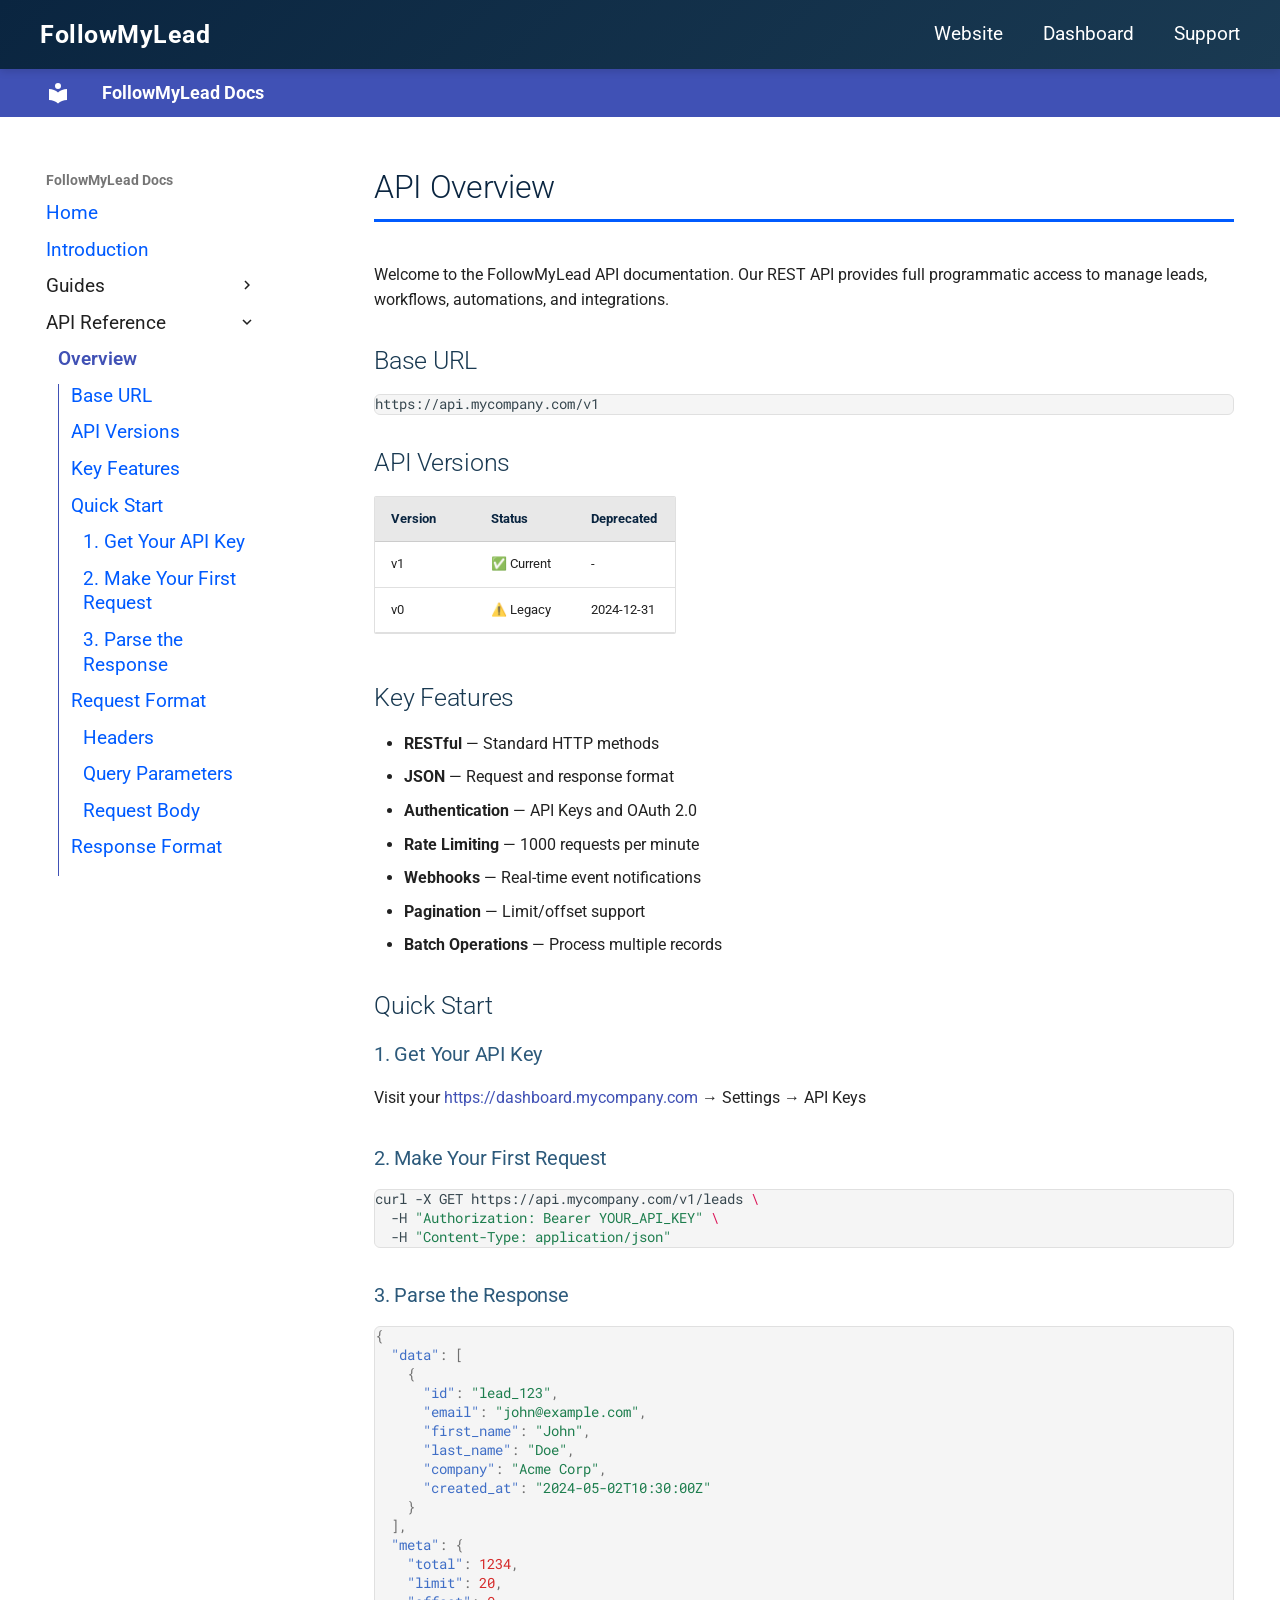
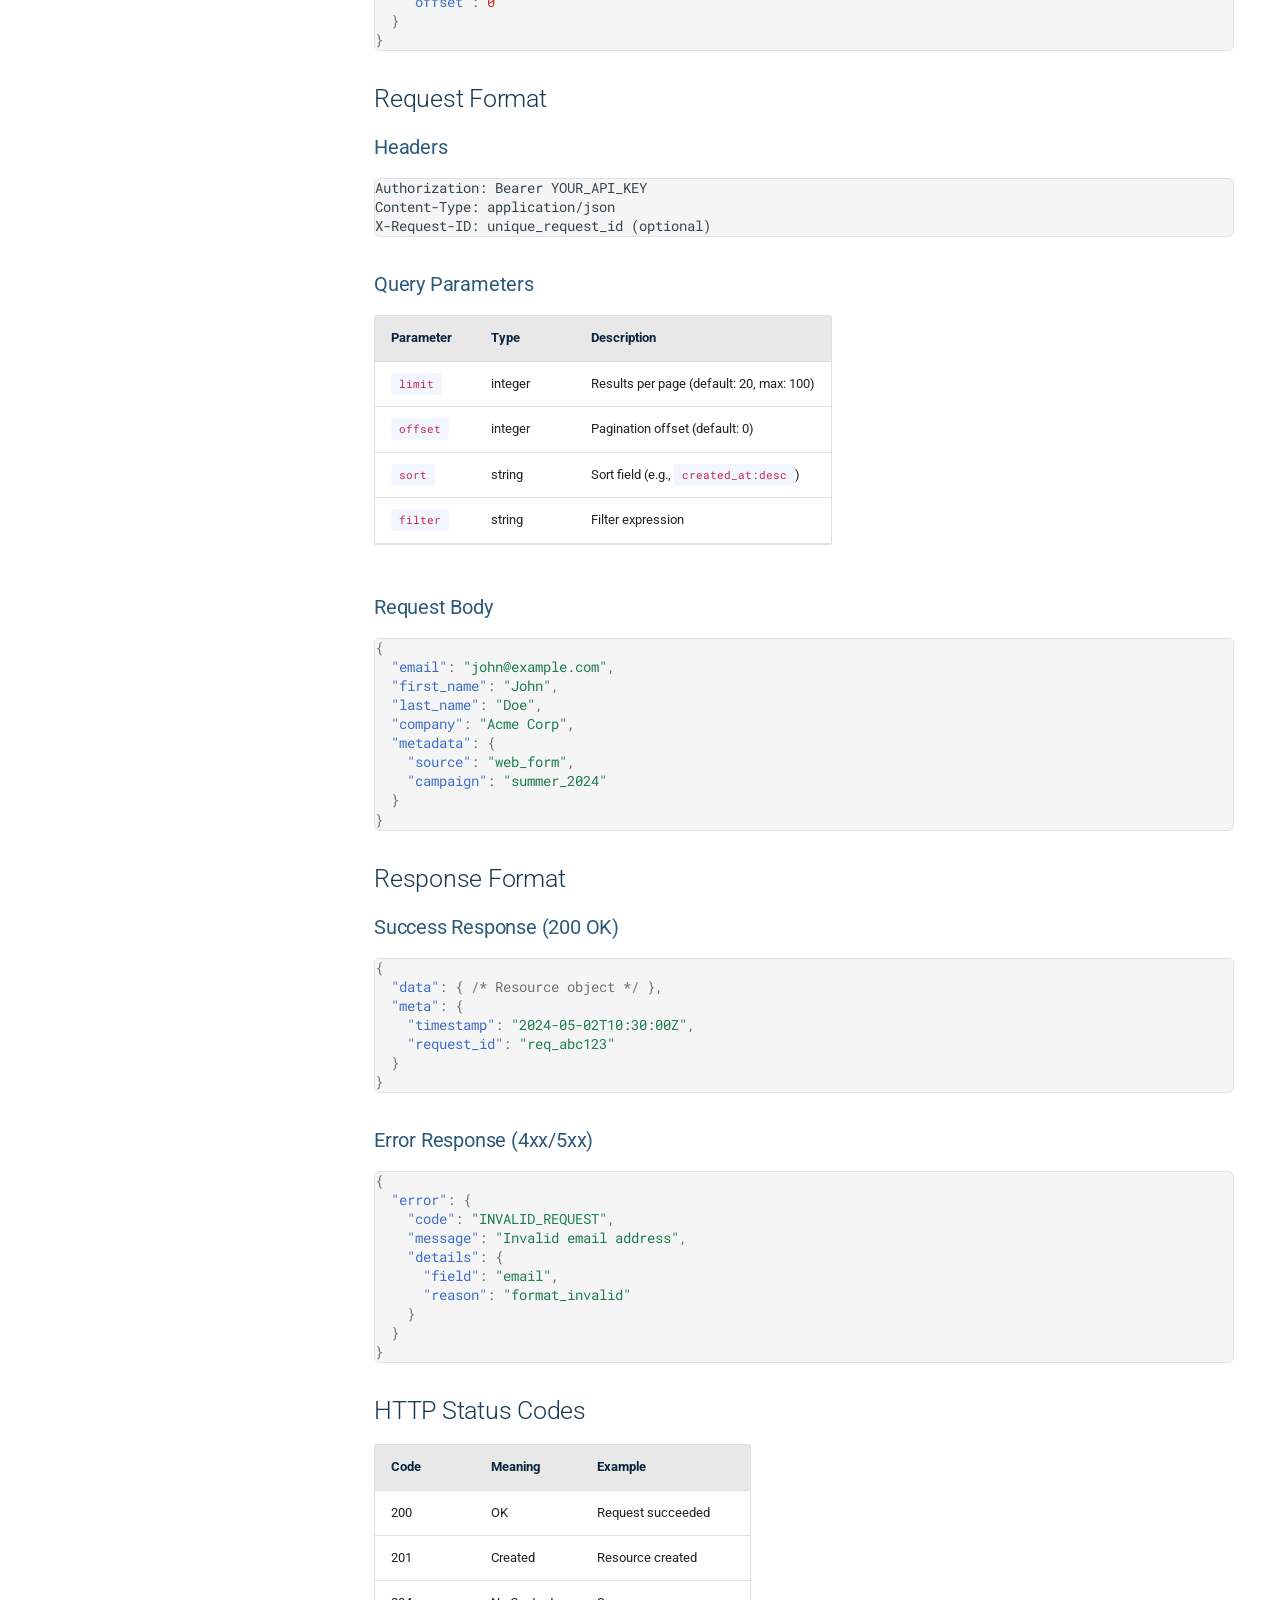
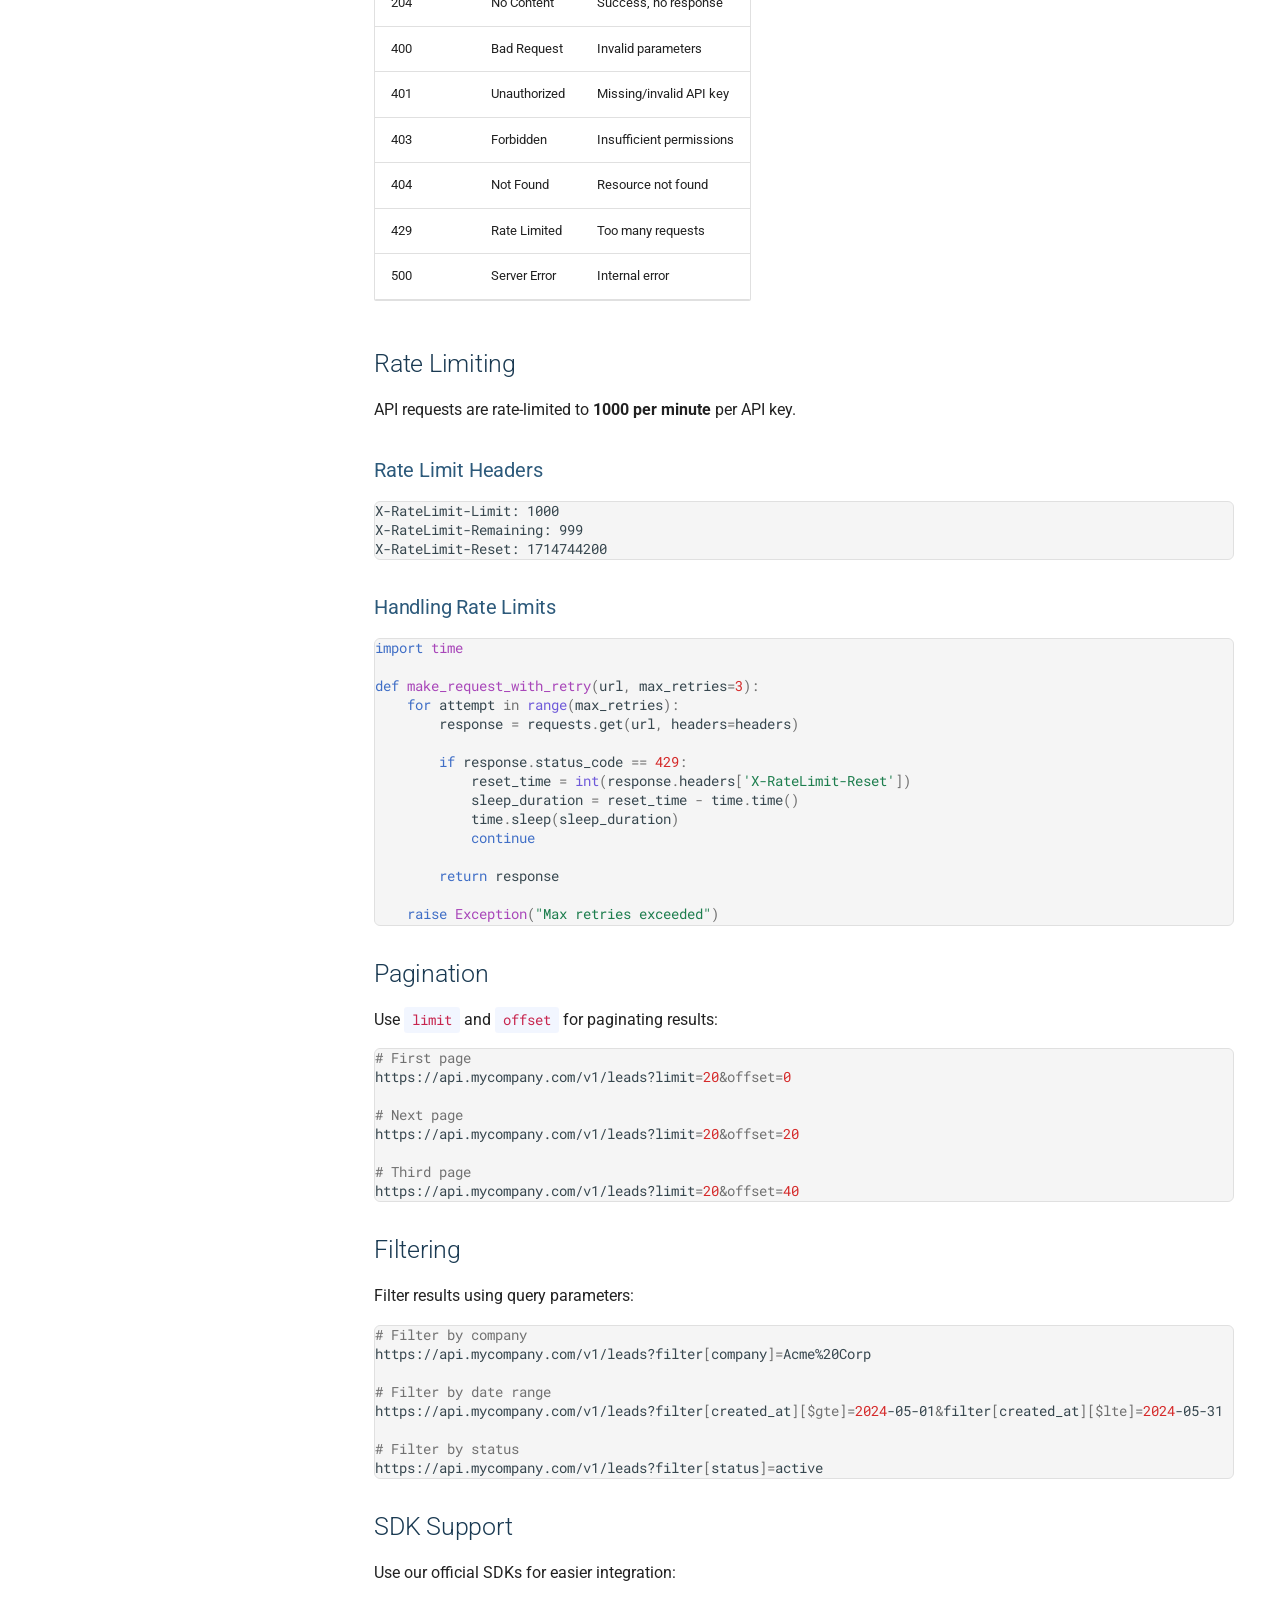
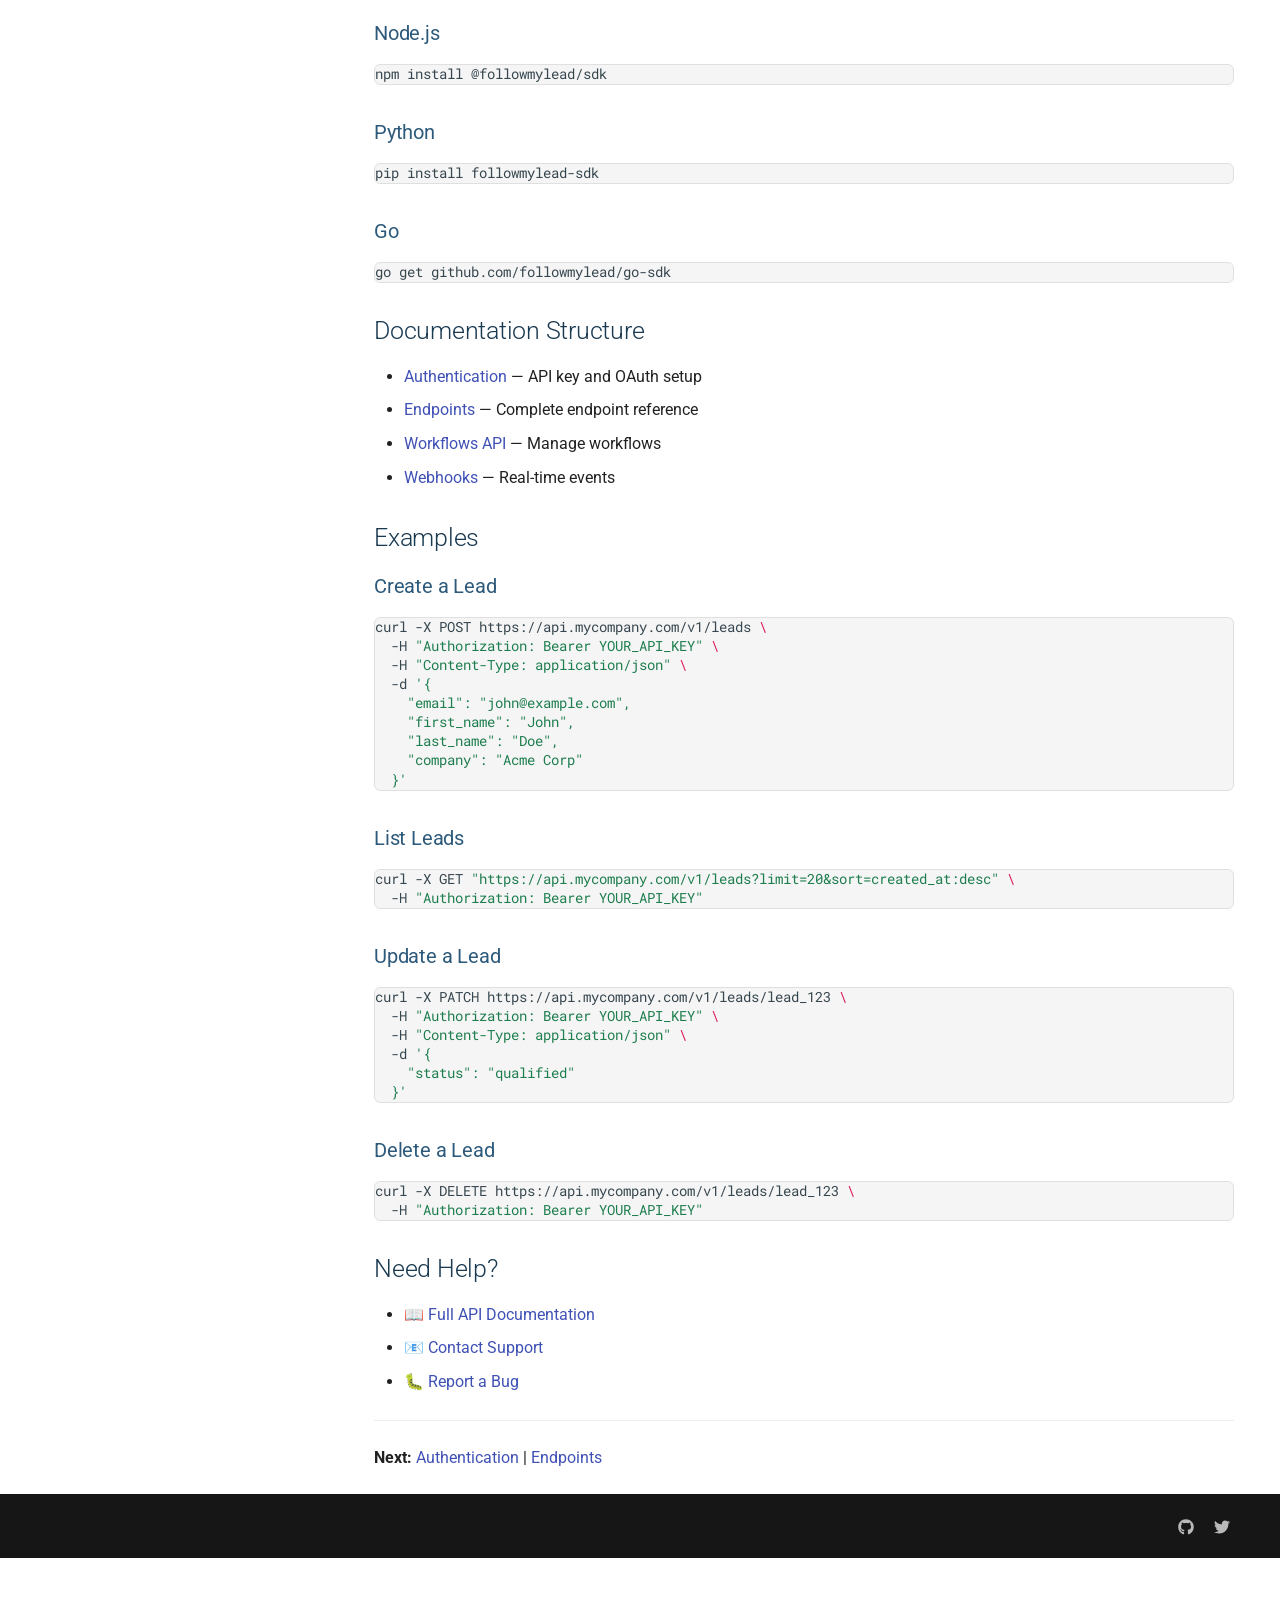
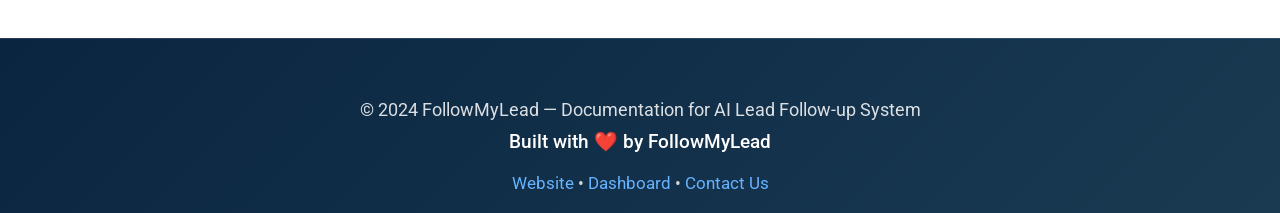
<file: api/overview/index.html>
<!doctype html>
<html lang="en" class="no-js">
  <head>
    
      <meta charset="utf-8">
      <meta name="viewport" content="width=device-width,initial-scale=1">
      
        <meta name="description" content="Documentation for AI Lead Follow-up System">
      
      
      
        <link rel="canonical" href="https://docs.mycompany.com/api/overview/">
      
      
        <link rel="prev" href="../../guides/advanced/integrations/">
      
      
        <link rel="next" href="../auth/">
      
      
        
      
      
      <link rel="icon" href="../../assets/favicon.png">
      <meta name="generator" content="mkdocs-1.6.1, mkdocs-material-9.7.6">
    
    
      
        <title>Overview - FollowMyLead Docs</title>
      
    
    
      <link rel="stylesheet" href="../../assets/stylesheets/main.484c7ddc.min.css">
      
      


    
    
      
    
    
      
        
        
        <link rel="preconnect" href="https://fonts.gstatic.com" crossorigin>
        <link rel="stylesheet" href="https://fonts.googleapis.com/css?family=Roboto:300,300i,400,400i,700,700i%7CRoboto+Mono:400,400i,700,700i&display=fallback">
        <style>:root{--md-text-font:"Roboto";--md-code-font:"Roboto Mono"}</style>
      
    
    
      <link rel="stylesheet" href="../../assets/custom.css">
    
    <script>__md_scope=new URL("../..",location),__md_hash=e=>[...e].reduce(((e,_)=>(e<<5)-e+_.charCodeAt(0)),0),__md_get=(e,_=localStorage,t=__md_scope)=>JSON.parse(_.getItem(t.pathname+"."+e)),__md_set=(e,_,t=localStorage,a=__md_scope)=>{try{t.setItem(a.pathname+"."+e,JSON.stringify(_))}catch(e){}}</script>
    
      

    
    
  </head>
  
  
    <body dir="ltr">
  
    
    <input class="md-toggle" data-md-toggle="drawer" type="checkbox" id="__drawer" autocomplete="off">
    <input class="md-toggle" data-md-toggle="search" type="checkbox" id="__search" autocomplete="off">
    <label class="md-overlay" for="__drawer"></label>
    <div data-md-component="skip">
      
        
        <a href="#api-overview" class="md-skip">
          Skip to content
        </a>
      
    </div>
    <div data-md-component="announce">
      
    </div>
    
    
<header class="company-header">
  <div class="header-container">
    <div class="header-brand">
      <span class="company-name">FollowMyLead</span>
    </div>
    <nav class="header-nav">
      <a href="https://mycompany.com" class="header-link">Website</a>
      <a href="https://dashboard.mycompany.com" class="header-link">Dashboard</a>
      <a href="mailto:support@mycompany.com" class="header-link">Support</a>
    </nav>
  </div>
</header>

      

  

<header class="md-header md-header--shadow" data-md-component="header">
  <nav class="md-header__inner md-grid" aria-label="Header">
    <a href="../.." title="FollowMyLead Docs" class="md-header__button md-logo" aria-label="FollowMyLead Docs" data-md-component="logo">
      
  
  <svg xmlns="http://www.w3.org/2000/svg" viewBox="0 0 24 24"><path d="M12 8a3 3 0 0 0 3-3 3 3 0 0 0-3-3 3 3 0 0 0-3 3 3 3 0 0 0 3 3m0 3.54C9.64 9.35 6.5 8 3 8v11c3.5 0 6.64 1.35 9 3.54 2.36-2.19 5.5-3.54 9-3.54V8c-3.5 0-6.64 1.35-9 3.54"/></svg>

    </a>
    <label class="md-header__button md-icon" for="__drawer">
      
      <svg xmlns="http://www.w3.org/2000/svg" viewBox="0 0 24 24"><path d="M3 6h18v2H3zm0 5h18v2H3zm0 5h18v2H3z"/></svg>
    </label>
    <div class="md-header__title" data-md-component="header-title">
      <div class="md-header__ellipsis">
        <div class="md-header__topic">
          <span class="md-ellipsis">
            FollowMyLead Docs
          </span>
        </div>
        <div class="md-header__topic" data-md-component="header-topic">
          <span class="md-ellipsis">
            
              Overview
            
          </span>
        </div>
      </div>
    </div>
    
    
      <script>var palette=__md_get("__palette");if(palette&&palette.color){if("(prefers-color-scheme)"===palette.color.media){var media=matchMedia("(prefers-color-scheme: light)"),input=document.querySelector(media.matches?"[data-md-color-media='(prefers-color-scheme: light)']":"[data-md-color-media='(prefers-color-scheme: dark)']");palette.color.media=input.getAttribute("data-md-color-media"),palette.color.scheme=input.getAttribute("data-md-color-scheme"),palette.color.primary=input.getAttribute("data-md-color-primary"),palette.color.accent=input.getAttribute("data-md-color-accent")}for(var[key,value]of Object.entries(palette.color))document.body.setAttribute("data-md-color-"+key,value)}</script>
    
    
    
    
  </nav>
  
</header>
    

    <div class="md-container" data-md-component="container">
      
      
        
          
        
      
      <main class="md-main" data-md-component="main">
        <div class="md-main__inner md-grid">
          
            
              
              <div class="md-sidebar md-sidebar--primary" data-md-component="sidebar" data-md-type="navigation" >
                <div class="md-sidebar__scrollwrap">
                  <div class="md-sidebar__inner">
                    



  

<nav class="md-nav md-nav--primary md-nav--integrated" aria-label="Navigation" data-md-level="0">
  <label class="md-nav__title" for="__drawer">
    <a href="../.." title="FollowMyLead Docs" class="md-nav__button md-logo" aria-label="FollowMyLead Docs" data-md-component="logo">
      
  
  <svg xmlns="http://www.w3.org/2000/svg" viewBox="0 0 24 24"><path d="M12 8a3 3 0 0 0 3-3 3 3 0 0 0-3-3 3 3 0 0 0-3 3 3 3 0 0 0 3 3m0 3.54C9.64 9.35 6.5 8 3 8v11c3.5 0 6.64 1.35 9 3.54 2.36-2.19 5.5-3.54 9-3.54V8c-3.5 0-6.64 1.35-9 3.54"/></svg>

    </a>
    FollowMyLead Docs
  </label>
  
  <ul class="md-nav__list" data-md-scrollfix>
    
      
      
  
  
  
  
    <li class="md-nav__item">
      <a href="../.." class="md-nav__link">
        
  
  
  <span class="md-ellipsis">
    
  
    Home
  

    
  </span>
  
  

      </a>
    </li>
  

    
      
      
  
  
  
  
    <li class="md-nav__item">
      <a href="../../introduction/" class="md-nav__link">
        
  
  
  <span class="md-ellipsis">
    
  
    Introduction
  

    
  </span>
  
  

      </a>
    </li>
  

    
      
      
  
  
  
  
    
    
      
        
      
        
      
        
      
    
    
    
    
    <li class="md-nav__item md-nav__item--nested">
      
        
        
        <input class="md-nav__toggle md-toggle " type="checkbox" id="__nav_3" >
        
          
          <label class="md-nav__link" for="__nav_3" id="__nav_3_label" tabindex="0">
            
  
  
  <span class="md-ellipsis">
    
  
    Guides
  

    
  </span>
  
  

            <span class="md-nav__icon md-icon"></span>
          </label>
        
        <nav class="md-nav" data-md-level="1" aria-labelledby="__nav_3_label" aria-expanded="false">
          <label class="md-nav__title" for="__nav_3">
            <span class="md-nav__icon md-icon"></span>
            
  
    Guides
  

          </label>
          <ul class="md-nav__list" data-md-scrollfix>
            
              
                
  
  
  
  
    <li class="md-nav__item">
      <a href="../../guides/getting-started/" class="md-nav__link">
        
  
  
  <span class="md-ellipsis">
    
  
    Getting Started
  

    
  </span>
  
  

      </a>
    </li>
  

              
            
              
                
  
  
  
  
    <li class="md-nav__item">
      <a href="../../guides/installation/" class="md-nav__link">
        
  
  
  <span class="md-ellipsis">
    
  
    Installation
  

    
  </span>
  
  

      </a>
    </li>
  

              
            
              
                
  
  
  
  
    
    
      
        
      
        
      
        
      
    
    
    
    
    <li class="md-nav__item md-nav__item--nested">
      
        
        
        <input class="md-nav__toggle md-toggle " type="checkbox" id="__nav_3_3" >
        
          
          <label class="md-nav__link" for="__nav_3_3" id="__nav_3_3_label" tabindex="0">
            
  
  
  <span class="md-ellipsis">
    
  
    Advanced
  

    
  </span>
  
  

            <span class="md-nav__icon md-icon"></span>
          </label>
        
        <nav class="md-nav" data-md-level="2" aria-labelledby="__nav_3_3_label" aria-expanded="false">
          <label class="md-nav__title" for="__nav_3_3">
            <span class="md-nav__icon md-icon"></span>
            
  
    Advanced
  

          </label>
          <ul class="md-nav__list" data-md-scrollfix>
            
              
                
  
  
  
  
    <li class="md-nav__item">
      <a href="../../guides/advanced/workflows/" class="md-nav__link">
        
  
  
  <span class="md-ellipsis">
    
  
    Workflows
  

    
  </span>
  
  

      </a>
    </li>
  

              
            
              
                
  
  
  
  
    <li class="md-nav__item">
      <a href="../../guides/advanced/automation/" class="md-nav__link">
        
  
  
  <span class="md-ellipsis">
    
  
    Automation
  

    
  </span>
  
  

      </a>
    </li>
  

              
            
              
                
  
  
  
  
    <li class="md-nav__item">
      <a href="../../guides/advanced/integrations/" class="md-nav__link">
        
  
  
  <span class="md-ellipsis">
    
  
    Integrations
  

    
  </span>
  
  

      </a>
    </li>
  

              
            
          </ul>
        </nav>
      
    </li>
  

              
            
          </ul>
        </nav>
      
    </li>
  

    
      
      
  
  
    
  
  
  
    
    
      
        
      
        
      
        
      
    
    
    
    
    <li class="md-nav__item md-nav__item--active md-nav__item--nested">
      
        
        
        <input class="md-nav__toggle md-toggle " type="checkbox" id="__nav_4" checked>
        
          
          <label class="md-nav__link" for="__nav_4" id="__nav_4_label" tabindex="0">
            
  
  
  <span class="md-ellipsis">
    
  
    API Reference
  

    
  </span>
  
  

            <span class="md-nav__icon md-icon"></span>
          </label>
        
        <nav class="md-nav" data-md-level="1" aria-labelledby="__nav_4_label" aria-expanded="true">
          <label class="md-nav__title" for="__nav_4">
            <span class="md-nav__icon md-icon"></span>
            
  
    API Reference
  

          </label>
          <ul class="md-nav__list" data-md-scrollfix>
            
              
                
  
  
    
  
  
  
    <li class="md-nav__item md-nav__item--active">
      
      <input class="md-nav__toggle md-toggle" type="checkbox" id="__toc">
      
      
        
      
      
        <label class="md-nav__link md-nav__link--active" for="__toc">
          
  
  
  <span class="md-ellipsis">
    
  
    Overview
  

    
  </span>
  
  

          <span class="md-nav__icon md-icon"></span>
        </label>
      
      <a href="./" class="md-nav__link md-nav__link--active">
        
  
  
  <span class="md-ellipsis">
    
  
    Overview
  

    
  </span>
  
  

      </a>
      
        

<nav class="md-nav md-nav--secondary" aria-label="Table of contents">
  
  
  
    
  
  
    <label class="md-nav__title" for="__toc">
      <span class="md-nav__icon md-icon"></span>
      Table of contents
    </label>
    <ul class="md-nav__list" data-md-component="toc" data-md-scrollfix>
      
        <li class="md-nav__item">
  <a href="#base-url" class="md-nav__link">
    <span class="md-ellipsis">
      
        Base URL
      
    </span>
  </a>
  
</li>
      
        <li class="md-nav__item">
  <a href="#api-versions" class="md-nav__link">
    <span class="md-ellipsis">
      
        API Versions
      
    </span>
  </a>
  
</li>
      
        <li class="md-nav__item">
  <a href="#key-features" class="md-nav__link">
    <span class="md-ellipsis">
      
        Key Features
      
    </span>
  </a>
  
</li>
      
        <li class="md-nav__item">
  <a href="#quick-start" class="md-nav__link">
    <span class="md-ellipsis">
      
        Quick Start
      
    </span>
  </a>
  
    <nav class="md-nav" aria-label="Quick Start">
      <ul class="md-nav__list">
        
          <li class="md-nav__item">
  <a href="#1-get-your-api-key" class="md-nav__link">
    <span class="md-ellipsis">
      
        1. Get Your API Key
      
    </span>
  </a>
  
</li>
        
          <li class="md-nav__item">
  <a href="#2-make-your-first-request" class="md-nav__link">
    <span class="md-ellipsis">
      
        2. Make Your First Request
      
    </span>
  </a>
  
</li>
        
          <li class="md-nav__item">
  <a href="#3-parse-the-response" class="md-nav__link">
    <span class="md-ellipsis">
      
        3. Parse the Response
      
    </span>
  </a>
  
</li>
        
      </ul>
    </nav>
  
</li>
      
        <li class="md-nav__item">
  <a href="#request-format" class="md-nav__link">
    <span class="md-ellipsis">
      
        Request Format
      
    </span>
  </a>
  
    <nav class="md-nav" aria-label="Request Format">
      <ul class="md-nav__list">
        
          <li class="md-nav__item">
  <a href="#headers" class="md-nav__link">
    <span class="md-ellipsis">
      
        Headers
      
    </span>
  </a>
  
</li>
        
          <li class="md-nav__item">
  <a href="#query-parameters" class="md-nav__link">
    <span class="md-ellipsis">
      
        Query Parameters
      
    </span>
  </a>
  
</li>
        
          <li class="md-nav__item">
  <a href="#request-body" class="md-nav__link">
    <span class="md-ellipsis">
      
        Request Body
      
    </span>
  </a>
  
</li>
        
      </ul>
    </nav>
  
</li>
      
        <li class="md-nav__item">
  <a href="#response-format" class="md-nav__link">
    <span class="md-ellipsis">
      
        Response Format
      
    </span>
  </a>
  
    <nav class="md-nav" aria-label="Response Format">
      <ul class="md-nav__list">
        
          <li class="md-nav__item">
  <a href="#success-response-200-ok" class="md-nav__link">
    <span class="md-ellipsis">
      
        Success Response (200 OK)
      
    </span>
  </a>
  
</li>
        
          <li class="md-nav__item">
  <a href="#error-response-4xx5xx" class="md-nav__link">
    <span class="md-ellipsis">
      
        Error Response (4xx/5xx)
      
    </span>
  </a>
  
</li>
        
      </ul>
    </nav>
  
</li>
      
        <li class="md-nav__item">
  <a href="#http-status-codes" class="md-nav__link">
    <span class="md-ellipsis">
      
        HTTP Status Codes
      
    </span>
  </a>
  
</li>
      
        <li class="md-nav__item">
  <a href="#rate-limiting" class="md-nav__link">
    <span class="md-ellipsis">
      
        Rate Limiting
      
    </span>
  </a>
  
    <nav class="md-nav" aria-label="Rate Limiting">
      <ul class="md-nav__list">
        
          <li class="md-nav__item">
  <a href="#rate-limit-headers" class="md-nav__link">
    <span class="md-ellipsis">
      
        Rate Limit Headers
      
    </span>
  </a>
  
</li>
        
          <li class="md-nav__item">
  <a href="#handling-rate-limits" class="md-nav__link">
    <span class="md-ellipsis">
      
        Handling Rate Limits
      
    </span>
  </a>
  
</li>
        
      </ul>
    </nav>
  
</li>
      
        <li class="md-nav__item">
  <a href="#pagination" class="md-nav__link">
    <span class="md-ellipsis">
      
        Pagination
      
    </span>
  </a>
  
</li>
      
        <li class="md-nav__item">
  <a href="#filtering" class="md-nav__link">
    <span class="md-ellipsis">
      
        Filtering
      
    </span>
  </a>
  
</li>
      
        <li class="md-nav__item">
  <a href="#sdk-support" class="md-nav__link">
    <span class="md-ellipsis">
      
        SDK Support
      
    </span>
  </a>
  
    <nav class="md-nav" aria-label="SDK Support">
      <ul class="md-nav__list">
        
          <li class="md-nav__item">
  <a href="#nodejs" class="md-nav__link">
    <span class="md-ellipsis">
      
        Node.js
      
    </span>
  </a>
  
</li>
        
          <li class="md-nav__item">
  <a href="#python" class="md-nav__link">
    <span class="md-ellipsis">
      
        Python
      
    </span>
  </a>
  
</li>
        
          <li class="md-nav__item">
  <a href="#go" class="md-nav__link">
    <span class="md-ellipsis">
      
        Go
      
    </span>
  </a>
  
</li>
        
      </ul>
    </nav>
  
</li>
      
        <li class="md-nav__item">
  <a href="#documentation-structure" class="md-nav__link">
    <span class="md-ellipsis">
      
        Documentation Structure
      
    </span>
  </a>
  
</li>
      
        <li class="md-nav__item">
  <a href="#examples" class="md-nav__link">
    <span class="md-ellipsis">
      
        Examples
      
    </span>
  </a>
  
    <nav class="md-nav" aria-label="Examples">
      <ul class="md-nav__list">
        
          <li class="md-nav__item">
  <a href="#create-a-lead" class="md-nav__link">
    <span class="md-ellipsis">
      
        Create a Lead
      
    </span>
  </a>
  
</li>
        
          <li class="md-nav__item">
  <a href="#list-leads" class="md-nav__link">
    <span class="md-ellipsis">
      
        List Leads
      
    </span>
  </a>
  
</li>
        
          <li class="md-nav__item">
  <a href="#update-a-lead" class="md-nav__link">
    <span class="md-ellipsis">
      
        Update a Lead
      
    </span>
  </a>
  
</li>
        
          <li class="md-nav__item">
  <a href="#delete-a-lead" class="md-nav__link">
    <span class="md-ellipsis">
      
        Delete a Lead
      
    </span>
  </a>
  
</li>
        
      </ul>
    </nav>
  
</li>
      
        <li class="md-nav__item">
  <a href="#need-help" class="md-nav__link">
    <span class="md-ellipsis">
      
        Need Help?
      
    </span>
  </a>
  
</li>
      
    </ul>
  
</nav>
      
    </li>
  

              
            
              
                
  
  
  
  
    <li class="md-nav__item">
      <a href="../auth/" class="md-nav__link">
        
  
  
  <span class="md-ellipsis">
    
  
    Authentication
  

    
  </span>
  
  

      </a>
    </li>
  

              
            
              
                
  
  
  
  
    <li class="md-nav__item">
      <a href="../endpoints/" class="md-nav__link">
        
  
  
  <span class="md-ellipsis">
    
  
    Endpoints
  

    
  </span>
  
  

      </a>
    </li>
  

              
            
          </ul>
        </nav>
      
    </li>
  

    
  </ul>
</nav>
                  </div>
                </div>
              </div>
            
            
          
          
            <div class="md-content" data-md-component="content">
              
              <article class="md-content__inner md-typeset">
                
                  



<h1 id="api-overview">API Overview<a class="headerlink" href="#api-overview" title="Permanent link">&para;</a></h1>
<p>Welcome to the FollowMyLead API documentation. Our REST API provides full programmatic access to manage leads, workflows, automations, and integrations.</p>
<h2 id="base-url">Base URL<a class="headerlink" href="#base-url" title="Permanent link">&para;</a></h2>
<div class="highlight"><pre><span></span><code>https://api.mycompany.com/v1
</code></pre></div>
<h2 id="api-versions">API Versions<a class="headerlink" href="#api-versions" title="Permanent link">&para;</a></h2>
<table>
<thead>
<tr>
<th>Version</th>
<th>Status</th>
<th>Deprecated</th>
</tr>
</thead>
<tbody>
<tr>
<td>v1</td>
<td>✅ Current</td>
<td>-</td>
</tr>
<tr>
<td>v0</td>
<td>⚠️ Legacy</td>
<td>2024-12-31</td>
</tr>
</tbody>
</table>
<h2 id="key-features">Key Features<a class="headerlink" href="#key-features" title="Permanent link">&para;</a></h2>
<ul>
<li><strong>RESTful</strong> — Standard HTTP methods</li>
<li><strong>JSON</strong> — Request and response format</li>
<li><strong>Authentication</strong> — API Keys and OAuth 2.0</li>
<li><strong>Rate Limiting</strong> — 1000 requests per minute</li>
<li><strong>Webhooks</strong> — Real-time event notifications</li>
<li><strong>Pagination</strong> — Limit/offset support</li>
<li><strong>Batch Operations</strong> — Process multiple records</li>
</ul>
<h2 id="quick-start">Quick Start<a class="headerlink" href="#quick-start" title="Permanent link">&para;</a></h2>
<h3 id="1-get-your-api-key">1. Get Your API Key<a class="headerlink" href="#1-get-your-api-key" title="Permanent link">&para;</a></h3>
<p>Visit your <a href="https://dashboard.mycompany.com">https://dashboard.mycompany.com</a> → Settings → API Keys</p>
<h3 id="2-make-your-first-request">2. Make Your First Request<a class="headerlink" href="#2-make-your-first-request" title="Permanent link">&para;</a></h3>
<div class="highlight"><pre><span></span><code>curl<span class="w"> </span>-X<span class="w"> </span>GET<span class="w"> </span>https://api.mycompany.com/v1/leads<span class="w"> </span><span class="se">\</span>
<span class="w">  </span>-H<span class="w"> </span><span class="s2">&quot;Authorization: Bearer YOUR_API_KEY&quot;</span><span class="w"> </span><span class="se">\</span>
<span class="w">  </span>-H<span class="w"> </span><span class="s2">&quot;Content-Type: application/json&quot;</span>
</code></pre></div>
<h3 id="3-parse-the-response">3. Parse the Response<a class="headerlink" href="#3-parse-the-response" title="Permanent link">&para;</a></h3>
<div class="highlight"><pre><span></span><code><span class="p">{</span>
<span class="w">  </span><span class="nt">&quot;data&quot;</span><span class="p">:</span><span class="w"> </span><span class="p">[</span>
<span class="w">    </span><span class="p">{</span>
<span class="w">      </span><span class="nt">&quot;id&quot;</span><span class="p">:</span><span class="w"> </span><span class="s2">&quot;lead_123&quot;</span><span class="p">,</span>
<span class="w">      </span><span class="nt">&quot;email&quot;</span><span class="p">:</span><span class="w"> </span><span class="s2">&quot;john@example.com&quot;</span><span class="p">,</span>
<span class="w">      </span><span class="nt">&quot;first_name&quot;</span><span class="p">:</span><span class="w"> </span><span class="s2">&quot;John&quot;</span><span class="p">,</span>
<span class="w">      </span><span class="nt">&quot;last_name&quot;</span><span class="p">:</span><span class="w"> </span><span class="s2">&quot;Doe&quot;</span><span class="p">,</span>
<span class="w">      </span><span class="nt">&quot;company&quot;</span><span class="p">:</span><span class="w"> </span><span class="s2">&quot;Acme Corp&quot;</span><span class="p">,</span>
<span class="w">      </span><span class="nt">&quot;created_at&quot;</span><span class="p">:</span><span class="w"> </span><span class="s2">&quot;2024-05-02T10:30:00Z&quot;</span>
<span class="w">    </span><span class="p">}</span>
<span class="w">  </span><span class="p">],</span>
<span class="w">  </span><span class="nt">&quot;meta&quot;</span><span class="p">:</span><span class="w"> </span><span class="p">{</span>
<span class="w">    </span><span class="nt">&quot;total&quot;</span><span class="p">:</span><span class="w"> </span><span class="mi">1234</span><span class="p">,</span>
<span class="w">    </span><span class="nt">&quot;limit&quot;</span><span class="p">:</span><span class="w"> </span><span class="mi">20</span><span class="p">,</span>
<span class="w">    </span><span class="nt">&quot;offset&quot;</span><span class="p">:</span><span class="w"> </span><span class="mi">0</span>
<span class="w">  </span><span class="p">}</span>
<span class="p">}</span>
</code></pre></div>
<h2 id="request-format">Request Format<a class="headerlink" href="#request-format" title="Permanent link">&para;</a></h2>
<h3 id="headers">Headers<a class="headerlink" href="#headers" title="Permanent link">&para;</a></h3>
<div class="highlight"><pre><span></span><code><span class="err">Authorization: Bearer YOUR_API_KEY</span>
<span class="err">Content-Type: application/json</span>
<span class="err">X-Request-ID: unique_request_id (optional)</span>
</code></pre></div>
<h3 id="query-parameters">Query Parameters<a class="headerlink" href="#query-parameters" title="Permanent link">&para;</a></h3>
<table>
<thead>
<tr>
<th>Parameter</th>
<th>Type</th>
<th>Description</th>
</tr>
</thead>
<tbody>
<tr>
<td><code>limit</code></td>
<td>integer</td>
<td>Results per page (default: 20, max: 100)</td>
</tr>
<tr>
<td><code>offset</code></td>
<td>integer</td>
<td>Pagination offset (default: 0)</td>
</tr>
<tr>
<td><code>sort</code></td>
<td>string</td>
<td>Sort field (e.g., <code>created_at:desc</code>)</td>
</tr>
<tr>
<td><code>filter</code></td>
<td>string</td>
<td>Filter expression</td>
</tr>
</tbody>
</table>
<h3 id="request-body">Request Body<a class="headerlink" href="#request-body" title="Permanent link">&para;</a></h3>
<div class="highlight"><pre><span></span><code><span class="p">{</span>
<span class="w">  </span><span class="nt">&quot;email&quot;</span><span class="p">:</span><span class="w"> </span><span class="s2">&quot;john@example.com&quot;</span><span class="p">,</span>
<span class="w">  </span><span class="nt">&quot;first_name&quot;</span><span class="p">:</span><span class="w"> </span><span class="s2">&quot;John&quot;</span><span class="p">,</span>
<span class="w">  </span><span class="nt">&quot;last_name&quot;</span><span class="p">:</span><span class="w"> </span><span class="s2">&quot;Doe&quot;</span><span class="p">,</span>
<span class="w">  </span><span class="nt">&quot;company&quot;</span><span class="p">:</span><span class="w"> </span><span class="s2">&quot;Acme Corp&quot;</span><span class="p">,</span>
<span class="w">  </span><span class="nt">&quot;metadata&quot;</span><span class="p">:</span><span class="w"> </span><span class="p">{</span>
<span class="w">    </span><span class="nt">&quot;source&quot;</span><span class="p">:</span><span class="w"> </span><span class="s2">&quot;web_form&quot;</span><span class="p">,</span>
<span class="w">    </span><span class="nt">&quot;campaign&quot;</span><span class="p">:</span><span class="w"> </span><span class="s2">&quot;summer_2024&quot;</span>
<span class="w">  </span><span class="p">}</span>
<span class="p">}</span>
</code></pre></div>
<h2 id="response-format">Response Format<a class="headerlink" href="#response-format" title="Permanent link">&para;</a></h2>
<h3 id="success-response-200-ok">Success Response (200 OK)<a class="headerlink" href="#success-response-200-ok" title="Permanent link">&para;</a></h3>
<div class="highlight"><pre><span></span><code><span class="p">{</span>
<span class="w">  </span><span class="nt">&quot;data&quot;</span><span class="p">:</span><span class="w"> </span><span class="p">{</span><span class="w"> </span><span class="cm">/* Resource object */</span><span class="w"> </span><span class="p">},</span>
<span class="w">  </span><span class="nt">&quot;meta&quot;</span><span class="p">:</span><span class="w"> </span><span class="p">{</span>
<span class="w">    </span><span class="nt">&quot;timestamp&quot;</span><span class="p">:</span><span class="w"> </span><span class="s2">&quot;2024-05-02T10:30:00Z&quot;</span><span class="p">,</span>
<span class="w">    </span><span class="nt">&quot;request_id&quot;</span><span class="p">:</span><span class="w"> </span><span class="s2">&quot;req_abc123&quot;</span>
<span class="w">  </span><span class="p">}</span>
<span class="p">}</span>
</code></pre></div>
<h3 id="error-response-4xx5xx">Error Response (4xx/5xx)<a class="headerlink" href="#error-response-4xx5xx" title="Permanent link">&para;</a></h3>
<div class="highlight"><pre><span></span><code><span class="p">{</span>
<span class="w">  </span><span class="nt">&quot;error&quot;</span><span class="p">:</span><span class="w"> </span><span class="p">{</span>
<span class="w">    </span><span class="nt">&quot;code&quot;</span><span class="p">:</span><span class="w"> </span><span class="s2">&quot;INVALID_REQUEST&quot;</span><span class="p">,</span>
<span class="w">    </span><span class="nt">&quot;message&quot;</span><span class="p">:</span><span class="w"> </span><span class="s2">&quot;Invalid email address&quot;</span><span class="p">,</span>
<span class="w">    </span><span class="nt">&quot;details&quot;</span><span class="p">:</span><span class="w"> </span><span class="p">{</span>
<span class="w">      </span><span class="nt">&quot;field&quot;</span><span class="p">:</span><span class="w"> </span><span class="s2">&quot;email&quot;</span><span class="p">,</span>
<span class="w">      </span><span class="nt">&quot;reason&quot;</span><span class="p">:</span><span class="w"> </span><span class="s2">&quot;format_invalid&quot;</span>
<span class="w">    </span><span class="p">}</span>
<span class="w">  </span><span class="p">}</span>
<span class="p">}</span>
</code></pre></div>
<h2 id="http-status-codes">HTTP Status Codes<a class="headerlink" href="#http-status-codes" title="Permanent link">&para;</a></h2>
<table>
<thead>
<tr>
<th>Code</th>
<th>Meaning</th>
<th>Example</th>
</tr>
</thead>
<tbody>
<tr>
<td>200</td>
<td>OK</td>
<td>Request succeeded</td>
</tr>
<tr>
<td>201</td>
<td>Created</td>
<td>Resource created</td>
</tr>
<tr>
<td>204</td>
<td>No Content</td>
<td>Success, no response</td>
</tr>
<tr>
<td>400</td>
<td>Bad Request</td>
<td>Invalid parameters</td>
</tr>
<tr>
<td>401</td>
<td>Unauthorized</td>
<td>Missing/invalid API key</td>
</tr>
<tr>
<td>403</td>
<td>Forbidden</td>
<td>Insufficient permissions</td>
</tr>
<tr>
<td>404</td>
<td>Not Found</td>
<td>Resource not found</td>
</tr>
<tr>
<td>429</td>
<td>Rate Limited</td>
<td>Too many requests</td>
</tr>
<tr>
<td>500</td>
<td>Server Error</td>
<td>Internal error</td>
</tr>
</tbody>
</table>
<h2 id="rate-limiting">Rate Limiting<a class="headerlink" href="#rate-limiting" title="Permanent link">&para;</a></h2>
<p>API requests are rate-limited to <strong>1000 per minute</strong> per API key.</p>
<h3 id="rate-limit-headers">Rate Limit Headers<a class="headerlink" href="#rate-limit-headers" title="Permanent link">&para;</a></h3>
<div class="highlight"><pre><span></span><code><span class="err">X-RateLimit-Limit: 1000</span>
<span class="err">X-RateLimit-Remaining: 999</span>
<span class="err">X-RateLimit-Reset: 1714744200</span>
</code></pre></div>
<h3 id="handling-rate-limits">Handling Rate Limits<a class="headerlink" href="#handling-rate-limits" title="Permanent link">&para;</a></h3>
<div class="highlight"><pre><span></span><code><span class="kn">import</span><span class="w"> </span><span class="nn">time</span>

<span class="k">def</span><span class="w"> </span><span class="nf">make_request_with_retry</span><span class="p">(</span><span class="n">url</span><span class="p">,</span> <span class="n">max_retries</span><span class="o">=</span><span class="mi">3</span><span class="p">):</span>
    <span class="k">for</span> <span class="n">attempt</span> <span class="ow">in</span> <span class="nb">range</span><span class="p">(</span><span class="n">max_retries</span><span class="p">):</span>
        <span class="n">response</span> <span class="o">=</span> <span class="n">requests</span><span class="o">.</span><span class="n">get</span><span class="p">(</span><span class="n">url</span><span class="p">,</span> <span class="n">headers</span><span class="o">=</span><span class="n">headers</span><span class="p">)</span>

        <span class="k">if</span> <span class="n">response</span><span class="o">.</span><span class="n">status_code</span> <span class="o">==</span> <span class="mi">429</span><span class="p">:</span>
            <span class="n">reset_time</span> <span class="o">=</span> <span class="nb">int</span><span class="p">(</span><span class="n">response</span><span class="o">.</span><span class="n">headers</span><span class="p">[</span><span class="s1">&#39;X-RateLimit-Reset&#39;</span><span class="p">])</span>
            <span class="n">sleep_duration</span> <span class="o">=</span> <span class="n">reset_time</span> <span class="o">-</span> <span class="n">time</span><span class="o">.</span><span class="n">time</span><span class="p">()</span>
            <span class="n">time</span><span class="o">.</span><span class="n">sleep</span><span class="p">(</span><span class="n">sleep_duration</span><span class="p">)</span>
            <span class="k">continue</span>

        <span class="k">return</span> <span class="n">response</span>

    <span class="k">raise</span> <span class="ne">Exception</span><span class="p">(</span><span class="s2">&quot;Max retries exceeded&quot;</span><span class="p">)</span>
</code></pre></div>
<h2 id="pagination">Pagination<a class="headerlink" href="#pagination" title="Permanent link">&para;</a></h2>
<p>Use <code>limit</code> and <code>offset</code> for paginating results:</p>
<div class="highlight"><pre><span></span><code><span class="c1"># First page</span>
https://api.mycompany.com/v1/leads?limit<span class="o">=</span><span class="m">20</span><span class="p">&amp;</span><span class="nv">offset</span><span class="o">=</span><span class="m">0</span>

<span class="c1"># Next page</span>
https://api.mycompany.com/v1/leads?limit<span class="o">=</span><span class="m">20</span><span class="p">&amp;</span><span class="nv">offset</span><span class="o">=</span><span class="m">20</span>

<span class="c1"># Third page</span>
https://api.mycompany.com/v1/leads?limit<span class="o">=</span><span class="m">20</span><span class="p">&amp;</span><span class="nv">offset</span><span class="o">=</span><span class="m">40</span>
</code></pre></div>
<h2 id="filtering">Filtering<a class="headerlink" href="#filtering" title="Permanent link">&para;</a></h2>
<p>Filter results using query parameters:</p>
<div class="highlight"><pre><span></span><code><span class="c1"># Filter by company</span>
https://api.mycompany.com/v1/leads?filter<span class="o">[</span>company<span class="o">]=</span>Acme%20Corp

<span class="c1"># Filter by date range</span>
https://api.mycompany.com/v1/leads?filter<span class="o">[</span>created_at<span class="o">][</span><span class="nv">$gte</span><span class="o">]=</span><span class="m">2024</span>-05-01<span class="p">&amp;</span>filter<span class="o">[</span>created_at<span class="o">][</span><span class="nv">$lte</span><span class="o">]=</span><span class="m">2024</span>-05-31

<span class="c1"># Filter by status</span>
https://api.mycompany.com/v1/leads?filter<span class="o">[</span>status<span class="o">]=</span>active
</code></pre></div>
<h2 id="sdk-support">SDK Support<a class="headerlink" href="#sdk-support" title="Permanent link">&para;</a></h2>
<p>Use our official SDKs for easier integration:</p>
<h3 id="nodejs">Node.js<a class="headerlink" href="#nodejs" title="Permanent link">&para;</a></h3>
<div class="highlight"><pre><span></span><code>npm<span class="w"> </span>install<span class="w"> </span>@followmylead/sdk
</code></pre></div>
<h3 id="python">Python<a class="headerlink" href="#python" title="Permanent link">&para;</a></h3>
<div class="highlight"><pre><span></span><code>pip<span class="w"> </span>install<span class="w"> </span>followmylead-sdk
</code></pre></div>
<h3 id="go">Go<a class="headerlink" href="#go" title="Permanent link">&para;</a></h3>
<div class="highlight"><pre><span></span><code>go<span class="w"> </span>get<span class="w"> </span>github.com/followmylead/go-sdk
</code></pre></div>
<h2 id="documentation-structure">Documentation Structure<a class="headerlink" href="#documentation-structure" title="Permanent link">&para;</a></h2>
<ul>
<li><a href="../auth/">Authentication</a> — API key and OAuth setup</li>
<li><a href="../endpoints/">Endpoints</a> — Complete endpoint reference</li>
<li><a href="../../guides/advanced/workflows/">Workflows API</a> — Manage workflows</li>
<li><a href="../../guides/advanced/integrations/">Webhooks</a> — Real-time events</li>
</ul>
<h2 id="examples">Examples<a class="headerlink" href="#examples" title="Permanent link">&para;</a></h2>
<h3 id="create-a-lead">Create a Lead<a class="headerlink" href="#create-a-lead" title="Permanent link">&para;</a></h3>
<div class="highlight"><pre><span></span><code>curl<span class="w"> </span>-X<span class="w"> </span>POST<span class="w"> </span>https://api.mycompany.com/v1/leads<span class="w"> </span><span class="se">\</span>
<span class="w">  </span>-H<span class="w"> </span><span class="s2">&quot;Authorization: Bearer YOUR_API_KEY&quot;</span><span class="w"> </span><span class="se">\</span>
<span class="w">  </span>-H<span class="w"> </span><span class="s2">&quot;Content-Type: application/json&quot;</span><span class="w"> </span><span class="se">\</span>
<span class="w">  </span>-d<span class="w"> </span><span class="s1">&#39;{</span>
<span class="s1">    &quot;email&quot;: &quot;john@example.com&quot;,</span>
<span class="s1">    &quot;first_name&quot;: &quot;John&quot;,</span>
<span class="s1">    &quot;last_name&quot;: &quot;Doe&quot;,</span>
<span class="s1">    &quot;company&quot;: &quot;Acme Corp&quot;</span>
<span class="s1">  }&#39;</span>
</code></pre></div>
<h3 id="list-leads">List Leads<a class="headerlink" href="#list-leads" title="Permanent link">&para;</a></h3>
<div class="highlight"><pre><span></span><code>curl<span class="w"> </span>-X<span class="w"> </span>GET<span class="w"> </span><span class="s2">&quot;https://api.mycompany.com/v1/leads?limit=20&amp;sort=created_at:desc&quot;</span><span class="w"> </span><span class="se">\</span>
<span class="w">  </span>-H<span class="w"> </span><span class="s2">&quot;Authorization: Bearer YOUR_API_KEY&quot;</span>
</code></pre></div>
<h3 id="update-a-lead">Update a Lead<a class="headerlink" href="#update-a-lead" title="Permanent link">&para;</a></h3>
<div class="highlight"><pre><span></span><code>curl<span class="w"> </span>-X<span class="w"> </span>PATCH<span class="w"> </span>https://api.mycompany.com/v1/leads/lead_123<span class="w"> </span><span class="se">\</span>
<span class="w">  </span>-H<span class="w"> </span><span class="s2">&quot;Authorization: Bearer YOUR_API_KEY&quot;</span><span class="w"> </span><span class="se">\</span>
<span class="w">  </span>-H<span class="w"> </span><span class="s2">&quot;Content-Type: application/json&quot;</span><span class="w"> </span><span class="se">\</span>
<span class="w">  </span>-d<span class="w"> </span><span class="s1">&#39;{</span>
<span class="s1">    &quot;status&quot;: &quot;qualified&quot;</span>
<span class="s1">  }&#39;</span>
</code></pre></div>
<h3 id="delete-a-lead">Delete a Lead<a class="headerlink" href="#delete-a-lead" title="Permanent link">&para;</a></h3>
<div class="highlight"><pre><span></span><code>curl<span class="w"> </span>-X<span class="w"> </span>DELETE<span class="w"> </span>https://api.mycompany.com/v1/leads/lead_123<span class="w"> </span><span class="se">\</span>
<span class="w">  </span>-H<span class="w"> </span><span class="s2">&quot;Authorization: Bearer YOUR_API_KEY&quot;</span>
</code></pre></div>
<h2 id="need-help">Need Help?<a class="headerlink" href="#need-help" title="Permanent link">&para;</a></h2>
<ul>
<li>📖 <a href="https://api.mycompany.com/docs">Full API Documentation</a></li>
<li>📧 <a href="mailto:support@mycompany.com">Contact Support</a></li>
<li>🐛 <a href="https://mycompany.com/issues">Report a Bug</a></li>
</ul>
<hr />
<p><strong>Next:</strong> <a href="../auth/">Authentication</a> | <a href="../endpoints/">Endpoints</a></p>












                
              </article>
            </div>
          
          
<script>var target=document.getElementById(location.hash.slice(1));target&&target.name&&(target.checked=target.name.startsWith("__tabbed_"))</script>
        </div>
        
          <button type="button" class="md-top md-icon" data-md-component="top" hidden>
  
  <svg xmlns="http://www.w3.org/2000/svg" viewBox="0 0 24 24"><path d="M13 20h-2V8l-5.5 5.5-1.42-1.42L12 4.16l7.92 7.92-1.42 1.42L13 8z"/></svg>
  Back to top
</button>
        
      </main>
      

        <footer class="md-footer">
  
  <div class="md-footer-meta md-typeset">
    <div class="md-footer-meta__inner md-grid">
      <div class="md-copyright">
  
  
</div>
      
        
<div class="md-social">
  
    
    
    
    
      
      
    
    <a href="https://github.com/mycompany" target="_blank" rel="noopener" title="github.com" class="md-social__link">
      <svg xmlns="http://www.w3.org/2000/svg" viewBox="0 0 512 512"><!--! Font Awesome Free 7.1.0 by @fontawesome - https://fontawesome.com License - https://fontawesome.com/license/free (Icons: CC BY 4.0, Fonts: SIL OFL 1.1, Code: MIT License) Copyright 2025 Fonticons, Inc.--><path d="M173.9 397.4c0 2-2.3 3.6-5.2 3.6-3.3.3-5.6-1.3-5.6-3.6 0-2 2.3-3.6 5.2-3.6 3-.3 5.6 1.3 5.6 3.6m-31.1-4.5c-.7 2 1.3 4.3 4.3 4.9 2.6 1 5.6 0 6.2-2s-1.3-4.3-4.3-5.2c-2.6-.7-5.5.3-6.2 2.3m44.2-1.7c-2.9.7-4.9 2.6-4.6 4.9.3 2 2.9 3.3 5.9 2.6 2.9-.7 4.9-2.6 4.6-4.6-.3-1.9-3-3.2-5.9-2.9M252.8 8C114.1 8 8 113.3 8 252c0 110.9 69.8 205.8 169.5 239.2 12.8 2.3 17.3-5.6 17.3-12.1 0-6.2-.3-40.4-.3-61.4 0 0-70 15-84.7-29.8 0 0-11.4-29.1-27.8-36.6 0 0-22.9-15.7 1.6-15.4 0 0 24.9 2 38.6 25.8 21.9 38.6 58.6 27.5 72.9 20.9 2.3-16 8.8-27.1 16-33.7-55.9-6.2-112.3-14.3-112.3-110.5 0-27.5 7.6-41.3 23.6-58.9-2.6-6.5-11.1-33.3 2.6-67.9 20.9-6.5 69 27 69 27 20-5.6 41.5-8.5 62.8-8.5s42.8 2.9 62.8 8.5c0 0 48.1-33.6 69-27 13.7 34.7 5.2 61.4 2.6 67.9 16 17.7 25.8 31.5 25.8 58.9 0 96.5-58.9 104.2-114.8 110.5 9.2 7.9 17 22.9 17 46.4 0 33.7-.3 75.4-.3 83.6 0 6.5 4.6 14.4 17.3 12.1C436.2 457.8 504 362.9 504 252 504 113.3 391.5 8 252.8 8M105.2 352.9c-1.3 1-1 3.3.7 5.2 1.6 1.6 3.9 2.3 5.2 1 1.3-1 1-3.3-.7-5.2-1.6-1.6-3.9-2.3-5.2-1m-10.8-8.1c-.7 1.3.3 2.9 2.3 3.9 1.6 1 3.6.7 4.3-.7.7-1.3-.3-2.9-2.3-3.9-2-.6-3.6-.3-4.3.7m32.4 35.6c-1.6 1.3-1 4.3 1.3 6.2 2.3 2.3 5.2 2.6 6.5 1 1.3-1.3.7-4.3-1.3-6.2-2.2-2.3-5.2-2.6-6.5-1m-11.4-14.7c-1.6 1-1.6 3.6 0 5.9s4.3 3.3 5.6 2.3c1.6-1.3 1.6-3.9 0-6.2-1.4-2.3-4-3.3-5.6-2"/></svg>
    </a>
  
    
    
    
    
      
      
    
    <a href="https://twitter.com/mycompany" target="_blank" rel="noopener" title="twitter.com" class="md-social__link">
      <svg xmlns="http://www.w3.org/2000/svg" viewBox="0 0 512 512"><!--! Font Awesome Free 7.1.0 by @fontawesome - https://fontawesome.com License - https://fontawesome.com/license/free (Icons: CC BY 4.0, Fonts: SIL OFL 1.1, Code: MIT License) Copyright 2025 Fonticons, Inc.--><path d="M459.4 151.7c.3 4.5.3 9.1.3 13.6 0 138.7-105.6 298.6-298.6 298.6-59.5 0-114.7-17.2-161.1-47.1 8.4 1 16.6 1.3 25.3 1.3 49.1 0 94.2-16.6 130.3-44.8-46.1-1-84.8-31.2-98.1-72.8 6.5 1 13 1.6 19.8 1.6 9.4 0 18.8-1.3 27.6-3.6-48.1-9.7-84.1-52-84.1-103v-1.3c14 7.8 30.2 12.7 47.4 13.3-28.3-18.8-46.8-51-46.8-87.4 0-19.5 5.2-37.4 14.3-53C87.4 130.8 165 172.4 252.1 176.9c-1.6-7.8-2.6-15.9-2.6-24C249.5 95.1 296.3 48 354.4 48c30.2 0 57.5 12.7 76.7 33.1 23.7-4.5 46.5-13.3 66.6-25.3-7.8 24.4-24.4 44.8-46.1 57.8 21.1-2.3 41.6-8.1 60.4-16.2-14.3 20.8-32.2 39.3-52.6 54.3"/></svg>
    </a>
  
</div>
      
    </div>
  </div>
</footer>
      
<footer class="company-footer">
  <div class="footer-container">
    <div class="footer-content">
      <p class="footer-copyright">
        © 2024 FollowMyLead — Documentation for AI Lead Follow-up System
      </p>
      <p class="footer-tagline">Built with ❤️ by FollowMyLead</p>
      <div class="footer-links">
        <a href="https://mycompany.com">Website</a>
        <span> • </span>
        <a href="https://dashboard.mycompany.com">Dashboard</a>
        <span> • </span>
        <a href="mailto:support@mycompany.com">Contact Us</a>
      </div>
    </div>
  </div>
</footer>

    </div>
    <div class="md-dialog" data-md-component="dialog">
      <div class="md-dialog__inner md-typeset"></div>
    </div>
    
    
    
      
      
      <script id="__config" type="application/json">{"annotate": null, "base": "../..", "features": ["navigation.top", "navigation.indexes", "toc.integrate", "search.suggest", "search.highlight"], "search": "../../assets/javascripts/workers/search.2c215733.min.js", "tags": null, "translations": {"clipboard.copied": "Copied to clipboard", "clipboard.copy": "Copy to clipboard", "search.result.more.one": "1 more on this page", "search.result.more.other": "# more on this page", "search.result.none": "No matching documents", "search.result.one": "1 matching document", "search.result.other": "# matching documents", "search.result.placeholder": "Type to start searching", "search.result.term.missing": "Missing", "select.version": "Select version"}, "version": null}</script>
    
    
      <script src="../../assets/javascripts/bundle.79ae519e.min.js"></script>
      
    
  </body>
</html>
</file>
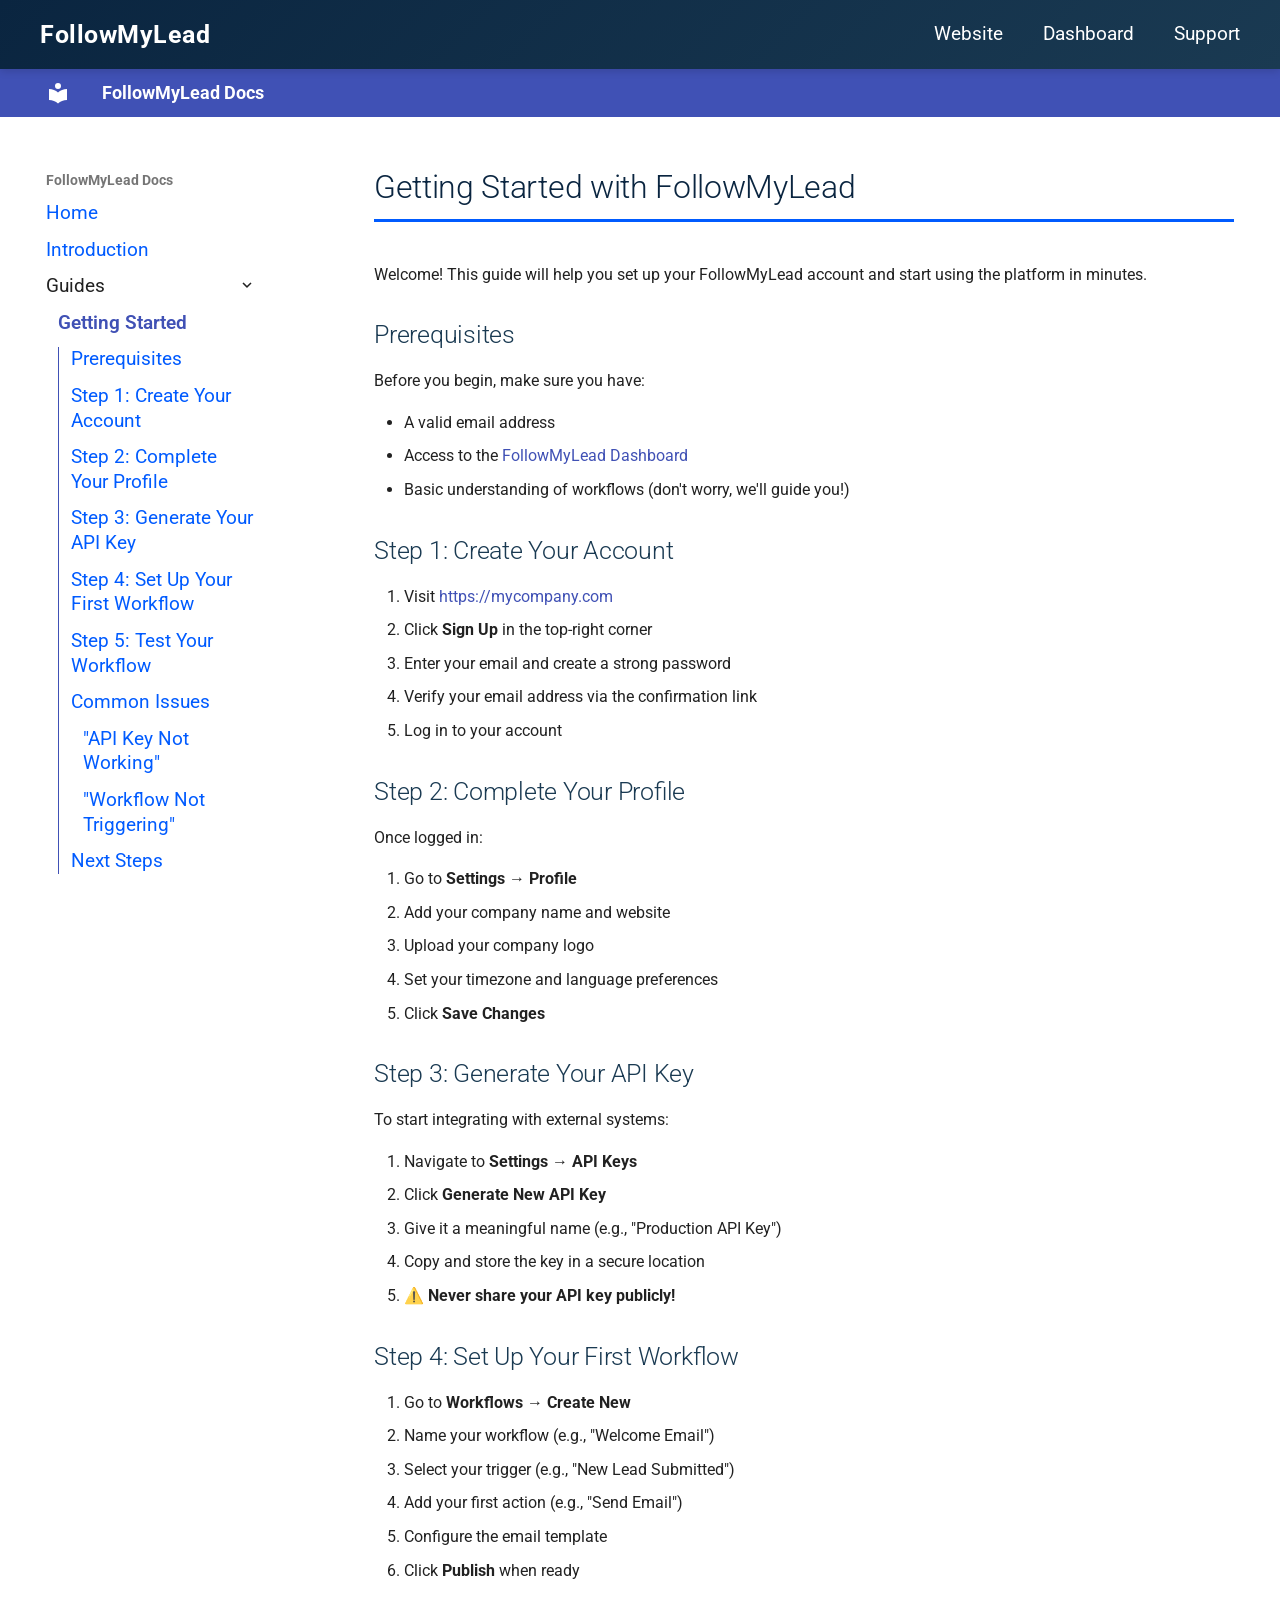
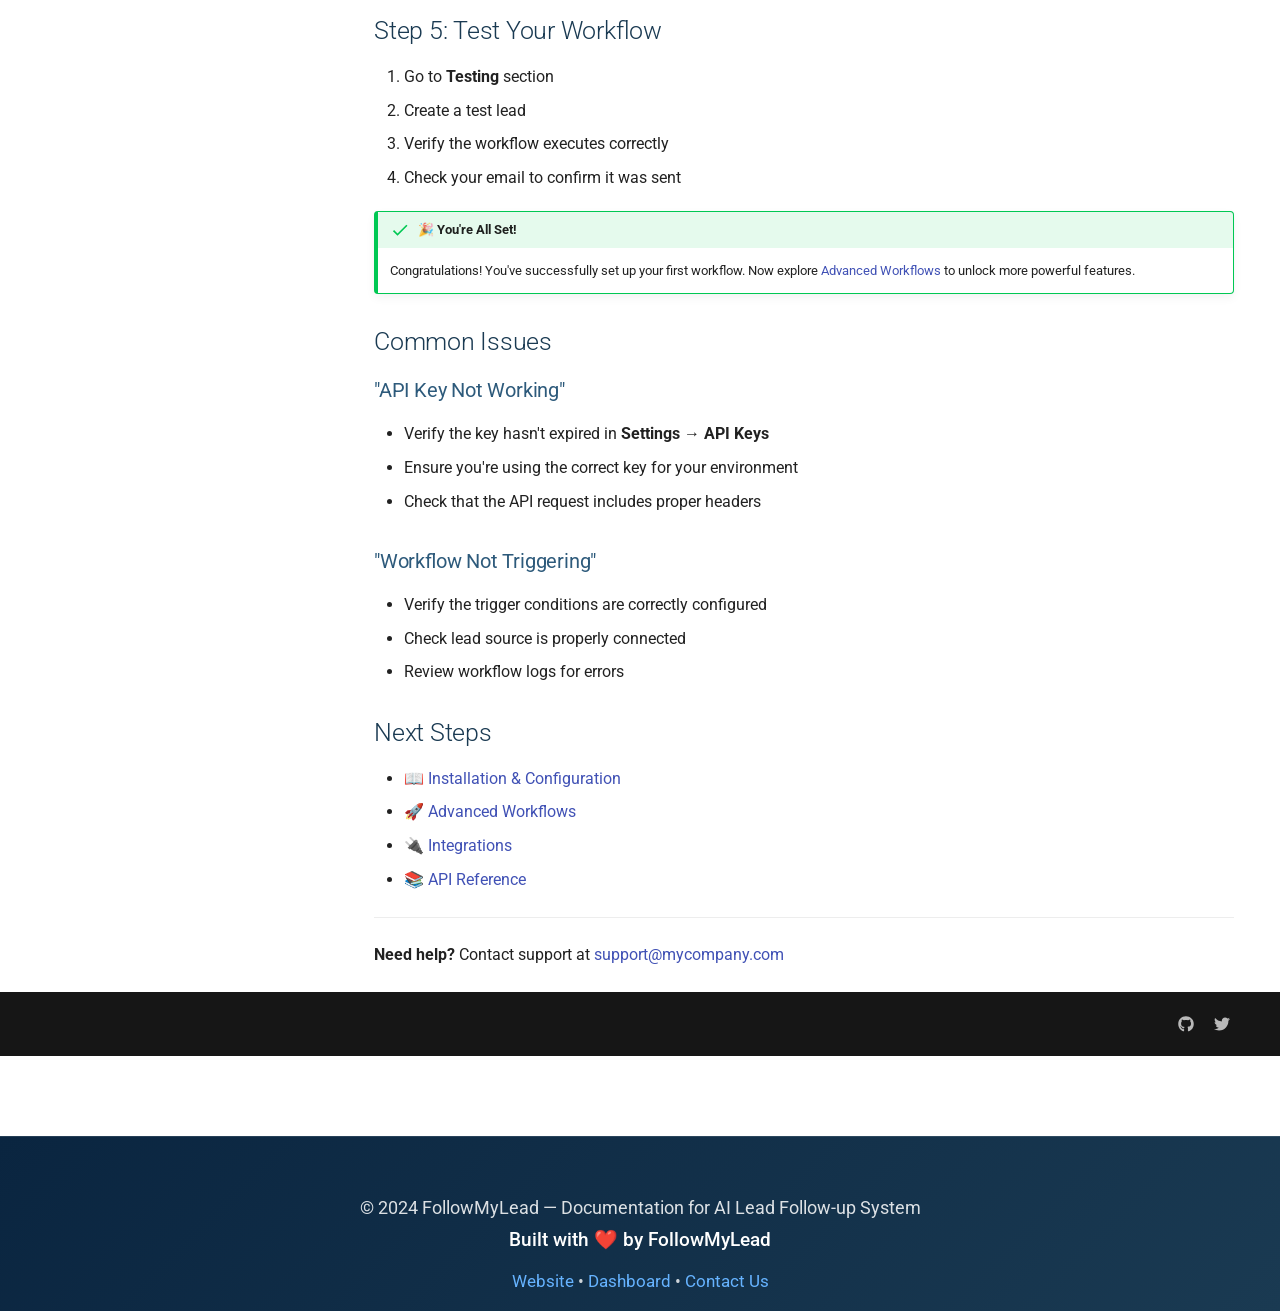
<file: guides/getting-started/index.html>
<!doctype html>
<html lang="en" class="no-js">
  <head>
    
      <meta charset="utf-8">
      <meta name="viewport" content="width=device-width,initial-scale=1">
      
        <meta name="description" content="Documentation for AI Lead Follow-up System">
      
      
      
        <link rel="canonical" href="https://docs.mycompany.com/guides/getting-started/">
      
      
        <link rel="prev" href="../../introduction/">
      
      
        <link rel="next" href="../installation/">
      
      
        
      
      
      <link rel="icon" href="../../assets/favicon.png">
      <meta name="generator" content="mkdocs-1.6.1, mkdocs-material-9.7.6">
    
    
      
        <title>Getting Started - FollowMyLead Docs</title>
      
    
    
      <link rel="stylesheet" href="../../assets/stylesheets/main.484c7ddc.min.css">
      
      


    
    
      
    
    
      
        
        
        <link rel="preconnect" href="https://fonts.gstatic.com" crossorigin>
        <link rel="stylesheet" href="https://fonts.googleapis.com/css?family=Roboto:300,300i,400,400i,700,700i%7CRoboto+Mono:400,400i,700,700i&display=fallback">
        <style>:root{--md-text-font:"Roboto";--md-code-font:"Roboto Mono"}</style>
      
    
    
      <link rel="stylesheet" href="../../assets/custom.css">
    
    <script>__md_scope=new URL("../..",location),__md_hash=e=>[...e].reduce(((e,_)=>(e<<5)-e+_.charCodeAt(0)),0),__md_get=(e,_=localStorage,t=__md_scope)=>JSON.parse(_.getItem(t.pathname+"."+e)),__md_set=(e,_,t=localStorage,a=__md_scope)=>{try{t.setItem(a.pathname+"."+e,JSON.stringify(_))}catch(e){}}</script>
    
      

    
    
  </head>
  
  
    <body dir="ltr">
  
    
    <input class="md-toggle" data-md-toggle="drawer" type="checkbox" id="__drawer" autocomplete="off">
    <input class="md-toggle" data-md-toggle="search" type="checkbox" id="__search" autocomplete="off">
    <label class="md-overlay" for="__drawer"></label>
    <div data-md-component="skip">
      
        
        <a href="#getting-started-with-followmylead" class="md-skip">
          Skip to content
        </a>
      
    </div>
    <div data-md-component="announce">
      
    </div>
    
    
<header class="company-header">
  <div class="header-container">
    <div class="header-brand">
      <span class="company-name">FollowMyLead</span>
    </div>
    <nav class="header-nav">
      <a href="https://mycompany.com" class="header-link">Website</a>
      <a href="https://dashboard.mycompany.com" class="header-link">Dashboard</a>
      <a href="mailto:support@mycompany.com" class="header-link">Support</a>
    </nav>
  </div>
</header>

      

  

<header class="md-header md-header--shadow" data-md-component="header">
  <nav class="md-header__inner md-grid" aria-label="Header">
    <a href="../.." title="FollowMyLead Docs" class="md-header__button md-logo" aria-label="FollowMyLead Docs" data-md-component="logo">
      
  
  <svg xmlns="http://www.w3.org/2000/svg" viewBox="0 0 24 24"><path d="M12 8a3 3 0 0 0 3-3 3 3 0 0 0-3-3 3 3 0 0 0-3 3 3 3 0 0 0 3 3m0 3.54C9.64 9.35 6.5 8 3 8v11c3.5 0 6.64 1.35 9 3.54 2.36-2.19 5.5-3.54 9-3.54V8c-3.5 0-6.64 1.35-9 3.54"/></svg>

    </a>
    <label class="md-header__button md-icon" for="__drawer">
      
      <svg xmlns="http://www.w3.org/2000/svg" viewBox="0 0 24 24"><path d="M3 6h18v2H3zm0 5h18v2H3zm0 5h18v2H3z"/></svg>
    </label>
    <div class="md-header__title" data-md-component="header-title">
      <div class="md-header__ellipsis">
        <div class="md-header__topic">
          <span class="md-ellipsis">
            FollowMyLead Docs
          </span>
        </div>
        <div class="md-header__topic" data-md-component="header-topic">
          <span class="md-ellipsis">
            
              Getting Started
            
          </span>
        </div>
      </div>
    </div>
    
    
      <script>var palette=__md_get("__palette");if(palette&&palette.color){if("(prefers-color-scheme)"===palette.color.media){var media=matchMedia("(prefers-color-scheme: light)"),input=document.querySelector(media.matches?"[data-md-color-media='(prefers-color-scheme: light)']":"[data-md-color-media='(prefers-color-scheme: dark)']");palette.color.media=input.getAttribute("data-md-color-media"),palette.color.scheme=input.getAttribute("data-md-color-scheme"),palette.color.primary=input.getAttribute("data-md-color-primary"),palette.color.accent=input.getAttribute("data-md-color-accent")}for(var[key,value]of Object.entries(palette.color))document.body.setAttribute("data-md-color-"+key,value)}</script>
    
    
    
    
  </nav>
  
</header>
    

    <div class="md-container" data-md-component="container">
      
      
        
          
        
      
      <main class="md-main" data-md-component="main">
        <div class="md-main__inner md-grid">
          
            
              
              <div class="md-sidebar md-sidebar--primary" data-md-component="sidebar" data-md-type="navigation" >
                <div class="md-sidebar__scrollwrap">
                  <div class="md-sidebar__inner">
                    



  

<nav class="md-nav md-nav--primary md-nav--integrated" aria-label="Navigation" data-md-level="0">
  <label class="md-nav__title" for="__drawer">
    <a href="../.." title="FollowMyLead Docs" class="md-nav__button md-logo" aria-label="FollowMyLead Docs" data-md-component="logo">
      
  
  <svg xmlns="http://www.w3.org/2000/svg" viewBox="0 0 24 24"><path d="M12 8a3 3 0 0 0 3-3 3 3 0 0 0-3-3 3 3 0 0 0-3 3 3 3 0 0 0 3 3m0 3.54C9.64 9.35 6.5 8 3 8v11c3.5 0 6.64 1.35 9 3.54 2.36-2.19 5.5-3.54 9-3.54V8c-3.5 0-6.64 1.35-9 3.54"/></svg>

    </a>
    FollowMyLead Docs
  </label>
  
  <ul class="md-nav__list" data-md-scrollfix>
    
      
      
  
  
  
  
    <li class="md-nav__item">
      <a href="../.." class="md-nav__link">
        
  
  
  <span class="md-ellipsis">
    
  
    Home
  

    
  </span>
  
  

      </a>
    </li>
  

    
      
      
  
  
  
  
    <li class="md-nav__item">
      <a href="../../introduction/" class="md-nav__link">
        
  
  
  <span class="md-ellipsis">
    
  
    Introduction
  

    
  </span>
  
  

      </a>
    </li>
  

    
      
      
  
  
    
  
  
  
    
    
      
        
      
        
      
        
      
    
    
    
    
    <li class="md-nav__item md-nav__item--active md-nav__item--nested">
      
        
        
        <input class="md-nav__toggle md-toggle " type="checkbox" id="__nav_3" checked>
        
          
          <label class="md-nav__link" for="__nav_3" id="__nav_3_label" tabindex="0">
            
  
  
  <span class="md-ellipsis">
    
  
    Guides
  

    
  </span>
  
  

            <span class="md-nav__icon md-icon"></span>
          </label>
        
        <nav class="md-nav" data-md-level="1" aria-labelledby="__nav_3_label" aria-expanded="true">
          <label class="md-nav__title" for="__nav_3">
            <span class="md-nav__icon md-icon"></span>
            
  
    Guides
  

          </label>
          <ul class="md-nav__list" data-md-scrollfix>
            
              
                
  
  
    
  
  
  
    <li class="md-nav__item md-nav__item--active">
      
      <input class="md-nav__toggle md-toggle" type="checkbox" id="__toc">
      
      
        
      
      
        <label class="md-nav__link md-nav__link--active" for="__toc">
          
  
  
  <span class="md-ellipsis">
    
  
    Getting Started
  

    
  </span>
  
  

          <span class="md-nav__icon md-icon"></span>
        </label>
      
      <a href="./" class="md-nav__link md-nav__link--active">
        
  
  
  <span class="md-ellipsis">
    
  
    Getting Started
  

    
  </span>
  
  

      </a>
      
        

<nav class="md-nav md-nav--secondary" aria-label="Table of contents">
  
  
  
    
  
  
    <label class="md-nav__title" for="__toc">
      <span class="md-nav__icon md-icon"></span>
      Table of contents
    </label>
    <ul class="md-nav__list" data-md-component="toc" data-md-scrollfix>
      
        <li class="md-nav__item">
  <a href="#prerequisites" class="md-nav__link">
    <span class="md-ellipsis">
      
        Prerequisites
      
    </span>
  </a>
  
</li>
      
        <li class="md-nav__item">
  <a href="#step-1-create-your-account" class="md-nav__link">
    <span class="md-ellipsis">
      
        Step 1: Create Your Account
      
    </span>
  </a>
  
</li>
      
        <li class="md-nav__item">
  <a href="#step-2-complete-your-profile" class="md-nav__link">
    <span class="md-ellipsis">
      
        Step 2: Complete Your Profile
      
    </span>
  </a>
  
</li>
      
        <li class="md-nav__item">
  <a href="#step-3-generate-your-api-key" class="md-nav__link">
    <span class="md-ellipsis">
      
        Step 3: Generate Your API Key
      
    </span>
  </a>
  
</li>
      
        <li class="md-nav__item">
  <a href="#step-4-set-up-your-first-workflow" class="md-nav__link">
    <span class="md-ellipsis">
      
        Step 4: Set Up Your First Workflow
      
    </span>
  </a>
  
</li>
      
        <li class="md-nav__item">
  <a href="#step-5-test-your-workflow" class="md-nav__link">
    <span class="md-ellipsis">
      
        Step 5: Test Your Workflow
      
    </span>
  </a>
  
</li>
      
        <li class="md-nav__item">
  <a href="#common-issues" class="md-nav__link">
    <span class="md-ellipsis">
      
        Common Issues
      
    </span>
  </a>
  
    <nav class="md-nav" aria-label="Common Issues">
      <ul class="md-nav__list">
        
          <li class="md-nav__item">
  <a href="#api-key-not-working" class="md-nav__link">
    <span class="md-ellipsis">
      
        "API Key Not Working"
      
    </span>
  </a>
  
</li>
        
          <li class="md-nav__item">
  <a href="#workflow-not-triggering" class="md-nav__link">
    <span class="md-ellipsis">
      
        "Workflow Not Triggering"
      
    </span>
  </a>
  
</li>
        
      </ul>
    </nav>
  
</li>
      
        <li class="md-nav__item">
  <a href="#next-steps" class="md-nav__link">
    <span class="md-ellipsis">
      
        Next Steps
      
    </span>
  </a>
  
</li>
      
    </ul>
  
</nav>
      
    </li>
  

              
            
              
                
  
  
  
  
    <li class="md-nav__item">
      <a href="../installation/" class="md-nav__link">
        
  
  
  <span class="md-ellipsis">
    
  
    Installation
  

    
  </span>
  
  

      </a>
    </li>
  

              
            
              
                
  
  
  
  
    
    
      
        
      
        
      
        
      
    
    
    
    
    <li class="md-nav__item md-nav__item--nested">
      
        
        
        <input class="md-nav__toggle md-toggle " type="checkbox" id="__nav_3_3" >
        
          
          <label class="md-nav__link" for="__nav_3_3" id="__nav_3_3_label" tabindex="0">
            
  
  
  <span class="md-ellipsis">
    
  
    Advanced
  

    
  </span>
  
  

            <span class="md-nav__icon md-icon"></span>
          </label>
        
        <nav class="md-nav" data-md-level="2" aria-labelledby="__nav_3_3_label" aria-expanded="false">
          <label class="md-nav__title" for="__nav_3_3">
            <span class="md-nav__icon md-icon"></span>
            
  
    Advanced
  

          </label>
          <ul class="md-nav__list" data-md-scrollfix>
            
              
                
  
  
  
  
    <li class="md-nav__item">
      <a href="../advanced/workflows/" class="md-nav__link">
        
  
  
  <span class="md-ellipsis">
    
  
    Workflows
  

    
  </span>
  
  

      </a>
    </li>
  

              
            
              
                
  
  
  
  
    <li class="md-nav__item">
      <a href="../advanced/automation/" class="md-nav__link">
        
  
  
  <span class="md-ellipsis">
    
  
    Automation
  

    
  </span>
  
  

      </a>
    </li>
  

              
            
              
                
  
  
  
  
    <li class="md-nav__item">
      <a href="../advanced/integrations/" class="md-nav__link">
        
  
  
  <span class="md-ellipsis">
    
  
    Integrations
  

    
  </span>
  
  

      </a>
    </li>
  

              
            
          </ul>
        </nav>
      
    </li>
  

              
            
          </ul>
        </nav>
      
    </li>
  

    
      
      
  
  
  
  
    
    
      
        
      
        
      
        
      
    
    
    
    
    <li class="md-nav__item md-nav__item--nested">
      
        
        
        <input class="md-nav__toggle md-toggle " type="checkbox" id="__nav_4" >
        
          
          <label class="md-nav__link" for="__nav_4" id="__nav_4_label" tabindex="0">
            
  
  
  <span class="md-ellipsis">
    
  
    API Reference
  

    
  </span>
  
  

            <span class="md-nav__icon md-icon"></span>
          </label>
        
        <nav class="md-nav" data-md-level="1" aria-labelledby="__nav_4_label" aria-expanded="false">
          <label class="md-nav__title" for="__nav_4">
            <span class="md-nav__icon md-icon"></span>
            
  
    API Reference
  

          </label>
          <ul class="md-nav__list" data-md-scrollfix>
            
              
                
  
  
  
  
    <li class="md-nav__item">
      <a href="../../api/overview/" class="md-nav__link">
        
  
  
  <span class="md-ellipsis">
    
  
    Overview
  

    
  </span>
  
  

      </a>
    </li>
  

              
            
              
                
  
  
  
  
    <li class="md-nav__item">
      <a href="../../api/auth/" class="md-nav__link">
        
  
  
  <span class="md-ellipsis">
    
  
    Authentication
  

    
  </span>
  
  

      </a>
    </li>
  

              
            
              
                
  
  
  
  
    <li class="md-nav__item">
      <a href="../../api/endpoints/" class="md-nav__link">
        
  
  
  <span class="md-ellipsis">
    
  
    Endpoints
  

    
  </span>
  
  

      </a>
    </li>
  

              
            
          </ul>
        </nav>
      
    </li>
  

    
  </ul>
</nav>
                  </div>
                </div>
              </div>
            
            
          
          
            <div class="md-content" data-md-component="content">
              
              <article class="md-content__inner md-typeset">
                
                  



<h1 id="getting-started-with-followmylead">Getting Started with FollowMyLead<a class="headerlink" href="#getting-started-with-followmylead" title="Permanent link">&para;</a></h1>
<p>Welcome! This guide will help you set up your FollowMyLead account and start using the platform in minutes.</p>
<h2 id="prerequisites">Prerequisites<a class="headerlink" href="#prerequisites" title="Permanent link">&para;</a></h2>
<p>Before you begin, make sure you have:</p>
<ul>
<li>A valid email address</li>
<li>Access to the <a href="https://dashboard.mycompany.com">FollowMyLead Dashboard</a></li>
<li>Basic understanding of workflows (don't worry, we'll guide you!)</li>
</ul>
<h2 id="step-1-create-your-account">Step 1: Create Your Account<a class="headerlink" href="#step-1-create-your-account" title="Permanent link">&para;</a></h2>
<ol>
<li>Visit <a href="https://mycompany.com">https://mycompany.com</a></li>
<li>Click <strong>Sign Up</strong> in the top-right corner</li>
<li>Enter your email and create a strong password</li>
<li>Verify your email address via the confirmation link</li>
<li>Log in to your account</li>
</ol>
<h2 id="step-2-complete-your-profile">Step 2: Complete Your Profile<a class="headerlink" href="#step-2-complete-your-profile" title="Permanent link">&para;</a></h2>
<p>Once logged in:</p>
<ol>
<li>Go to <strong>Settings</strong> → <strong>Profile</strong></li>
<li>Add your company name and website</li>
<li>Upload your company logo</li>
<li>Set your timezone and language preferences</li>
<li>Click <strong>Save Changes</strong></li>
</ol>
<h2 id="step-3-generate-your-api-key">Step 3: Generate Your API Key<a class="headerlink" href="#step-3-generate-your-api-key" title="Permanent link">&para;</a></h2>
<p>To start integrating with external systems:</p>
<ol>
<li>Navigate to <strong>Settings</strong> → <strong>API Keys</strong></li>
<li>Click <strong>Generate New API Key</strong></li>
<li>Give it a meaningful name (e.g., "Production API Key")</li>
<li>Copy and store the key in a secure location</li>
<li>⚠️ <strong>Never share your API key publicly!</strong></li>
</ol>
<h2 id="step-4-set-up-your-first-workflow">Step 4: Set Up Your First Workflow<a class="headerlink" href="#step-4-set-up-your-first-workflow" title="Permanent link">&para;</a></h2>
<ol>
<li>Go to <strong>Workflows</strong> → <strong>Create New</strong></li>
<li>Name your workflow (e.g., "Welcome Email")</li>
<li>Select your trigger (e.g., "New Lead Submitted")</li>
<li>Add your first action (e.g., "Send Email")</li>
<li>Configure the email template</li>
<li>Click <strong>Publish</strong> when ready</li>
</ol>
<h2 id="step-5-test-your-workflow">Step 5: Test Your Workflow<a class="headerlink" href="#step-5-test-your-workflow" title="Permanent link">&para;</a></h2>
<ol>
<li>Go to <strong>Testing</strong> section</li>
<li>Create a test lead</li>
<li>Verify the workflow executes correctly</li>
<li>Check your email to confirm it was sent</li>
</ol>
<div class="admonition success">
<p class="admonition-title">🎉 You're All Set!</p>
<p>Congratulations! You've successfully set up your first workflow. Now explore <a href="../advanced/workflows/">Advanced Workflows</a> to unlock more powerful features.</p>
</div>
<h2 id="common-issues">Common Issues<a class="headerlink" href="#common-issues" title="Permanent link">&para;</a></h2>
<h3 id="api-key-not-working">"API Key Not Working"<a class="headerlink" href="#api-key-not-working" title="Permanent link">&para;</a></h3>
<ul>
<li>Verify the key hasn't expired in <strong>Settings → API Keys</strong></li>
<li>Ensure you're using the correct key for your environment</li>
<li>Check that the API request includes proper headers</li>
</ul>
<h3 id="workflow-not-triggering">"Workflow Not Triggering"<a class="headerlink" href="#workflow-not-triggering" title="Permanent link">&para;</a></h3>
<ul>
<li>Verify the trigger conditions are correctly configured</li>
<li>Check lead source is properly connected</li>
<li>Review workflow logs for errors</li>
</ul>
<h2 id="next-steps">Next Steps<a class="headerlink" href="#next-steps" title="Permanent link">&para;</a></h2>
<ul>
<li><a href="../installation/">📖 Installation &amp; Configuration</a></li>
<li><a href="../advanced/workflows/">🚀 Advanced Workflows</a></li>
<li><a href="../advanced/integrations/">🔌 Integrations</a></li>
<li><a href="../../api/overview/">📚 API Reference</a></li>
</ul>
<hr />
<p><strong>Need help?</strong> Contact support at <a href="mailto:support@mycompany.com">support@mycompany.com</a></p>












                
              </article>
            </div>
          
          
<script>var target=document.getElementById(location.hash.slice(1));target&&target.name&&(target.checked=target.name.startsWith("__tabbed_"))</script>
        </div>
        
          <button type="button" class="md-top md-icon" data-md-component="top" hidden>
  
  <svg xmlns="http://www.w3.org/2000/svg" viewBox="0 0 24 24"><path d="M13 20h-2V8l-5.5 5.5-1.42-1.42L12 4.16l7.92 7.92-1.42 1.42L13 8z"/></svg>
  Back to top
</button>
        
      </main>
      

        <footer class="md-footer">
  
  <div class="md-footer-meta md-typeset">
    <div class="md-footer-meta__inner md-grid">
      <div class="md-copyright">
  
  
</div>
      
        
<div class="md-social">
  
    
    
    
    
      
      
    
    <a href="https://github.com/mycompany" target="_blank" rel="noopener" title="github.com" class="md-social__link">
      <svg xmlns="http://www.w3.org/2000/svg" viewBox="0 0 512 512"><!--! Font Awesome Free 7.1.0 by @fontawesome - https://fontawesome.com License - https://fontawesome.com/license/free (Icons: CC BY 4.0, Fonts: SIL OFL 1.1, Code: MIT License) Copyright 2025 Fonticons, Inc.--><path d="M173.9 397.4c0 2-2.3 3.6-5.2 3.6-3.3.3-5.6-1.3-5.6-3.6 0-2 2.3-3.6 5.2-3.6 3-.3 5.6 1.3 5.6 3.6m-31.1-4.5c-.7 2 1.3 4.3 4.3 4.9 2.6 1 5.6 0 6.2-2s-1.3-4.3-4.3-5.2c-2.6-.7-5.5.3-6.2 2.3m44.2-1.7c-2.9.7-4.9 2.6-4.6 4.9.3 2 2.9 3.3 5.9 2.6 2.9-.7 4.9-2.6 4.6-4.6-.3-1.9-3-3.2-5.9-2.9M252.8 8C114.1 8 8 113.3 8 252c0 110.9 69.8 205.8 169.5 239.2 12.8 2.3 17.3-5.6 17.3-12.1 0-6.2-.3-40.4-.3-61.4 0 0-70 15-84.7-29.8 0 0-11.4-29.1-27.8-36.6 0 0-22.9-15.7 1.6-15.4 0 0 24.9 2 38.6 25.8 21.9 38.6 58.6 27.5 72.9 20.9 2.3-16 8.8-27.1 16-33.7-55.9-6.2-112.3-14.3-112.3-110.5 0-27.5 7.6-41.3 23.6-58.9-2.6-6.5-11.1-33.3 2.6-67.9 20.9-6.5 69 27 69 27 20-5.6 41.5-8.5 62.8-8.5s42.8 2.9 62.8 8.5c0 0 48.1-33.6 69-27 13.7 34.7 5.2 61.4 2.6 67.9 16 17.7 25.8 31.5 25.8 58.9 0 96.5-58.9 104.2-114.8 110.5 9.2 7.9 17 22.9 17 46.4 0 33.7-.3 75.4-.3 83.6 0 6.5 4.6 14.4 17.3 12.1C436.2 457.8 504 362.9 504 252 504 113.3 391.5 8 252.8 8M105.2 352.9c-1.3 1-1 3.3.7 5.2 1.6 1.6 3.9 2.3 5.2 1 1.3-1 1-3.3-.7-5.2-1.6-1.6-3.9-2.3-5.2-1m-10.8-8.1c-.7 1.3.3 2.9 2.3 3.9 1.6 1 3.6.7 4.3-.7.7-1.3-.3-2.9-2.3-3.9-2-.6-3.6-.3-4.3.7m32.4 35.6c-1.6 1.3-1 4.3 1.3 6.2 2.3 2.3 5.2 2.6 6.5 1 1.3-1.3.7-4.3-1.3-6.2-2.2-2.3-5.2-2.6-6.5-1m-11.4-14.7c-1.6 1-1.6 3.6 0 5.9s4.3 3.3 5.6 2.3c1.6-1.3 1.6-3.9 0-6.2-1.4-2.3-4-3.3-5.6-2"/></svg>
    </a>
  
    
    
    
    
      
      
    
    <a href="https://twitter.com/mycompany" target="_blank" rel="noopener" title="twitter.com" class="md-social__link">
      <svg xmlns="http://www.w3.org/2000/svg" viewBox="0 0 512 512"><!--! Font Awesome Free 7.1.0 by @fontawesome - https://fontawesome.com License - https://fontawesome.com/license/free (Icons: CC BY 4.0, Fonts: SIL OFL 1.1, Code: MIT License) Copyright 2025 Fonticons, Inc.--><path d="M459.4 151.7c.3 4.5.3 9.1.3 13.6 0 138.7-105.6 298.6-298.6 298.6-59.5 0-114.7-17.2-161.1-47.1 8.4 1 16.6 1.3 25.3 1.3 49.1 0 94.2-16.6 130.3-44.8-46.1-1-84.8-31.2-98.1-72.8 6.5 1 13 1.6 19.8 1.6 9.4 0 18.8-1.3 27.6-3.6-48.1-9.7-84.1-52-84.1-103v-1.3c14 7.8 30.2 12.7 47.4 13.3-28.3-18.8-46.8-51-46.8-87.4 0-19.5 5.2-37.4 14.3-53C87.4 130.8 165 172.4 252.1 176.9c-1.6-7.8-2.6-15.9-2.6-24C249.5 95.1 296.3 48 354.4 48c30.2 0 57.5 12.7 76.7 33.1 23.7-4.5 46.5-13.3 66.6-25.3-7.8 24.4-24.4 44.8-46.1 57.8 21.1-2.3 41.6-8.1 60.4-16.2-14.3 20.8-32.2 39.3-52.6 54.3"/></svg>
    </a>
  
</div>
      
    </div>
  </div>
</footer>
      
<footer class="company-footer">
  <div class="footer-container">
    <div class="footer-content">
      <p class="footer-copyright">
        © 2024 FollowMyLead — Documentation for AI Lead Follow-up System
      </p>
      <p class="footer-tagline">Built with ❤️ by FollowMyLead</p>
      <div class="footer-links">
        <a href="https://mycompany.com">Website</a>
        <span> • </span>
        <a href="https://dashboard.mycompany.com">Dashboard</a>
        <span> • </span>
        <a href="mailto:support@mycompany.com">Contact Us</a>
      </div>
    </div>
  </div>
</footer>

    </div>
    <div class="md-dialog" data-md-component="dialog">
      <div class="md-dialog__inner md-typeset"></div>
    </div>
    
    
    
      
      
      <script id="__config" type="application/json">{"annotate": null, "base": "../..", "features": ["navigation.top", "navigation.indexes", "toc.integrate", "search.suggest", "search.highlight"], "search": "../../assets/javascripts/workers/search.2c215733.min.js", "tags": null, "translations": {"clipboard.copied": "Copied to clipboard", "clipboard.copy": "Copy to clipboard", "search.result.more.one": "1 more on this page", "search.result.more.other": "# more on this page", "search.result.none": "No matching documents", "search.result.one": "1 matching document", "search.result.other": "# matching documents", "search.result.placeholder": "Type to start searching", "search.result.term.missing": "Missing", "select.version": "Select version"}, "version": null}</script>
    
    
      <script src="../../assets/javascripts/bundle.79ae519e.min.js"></script>
      
    
  </body>
</html>
</file>
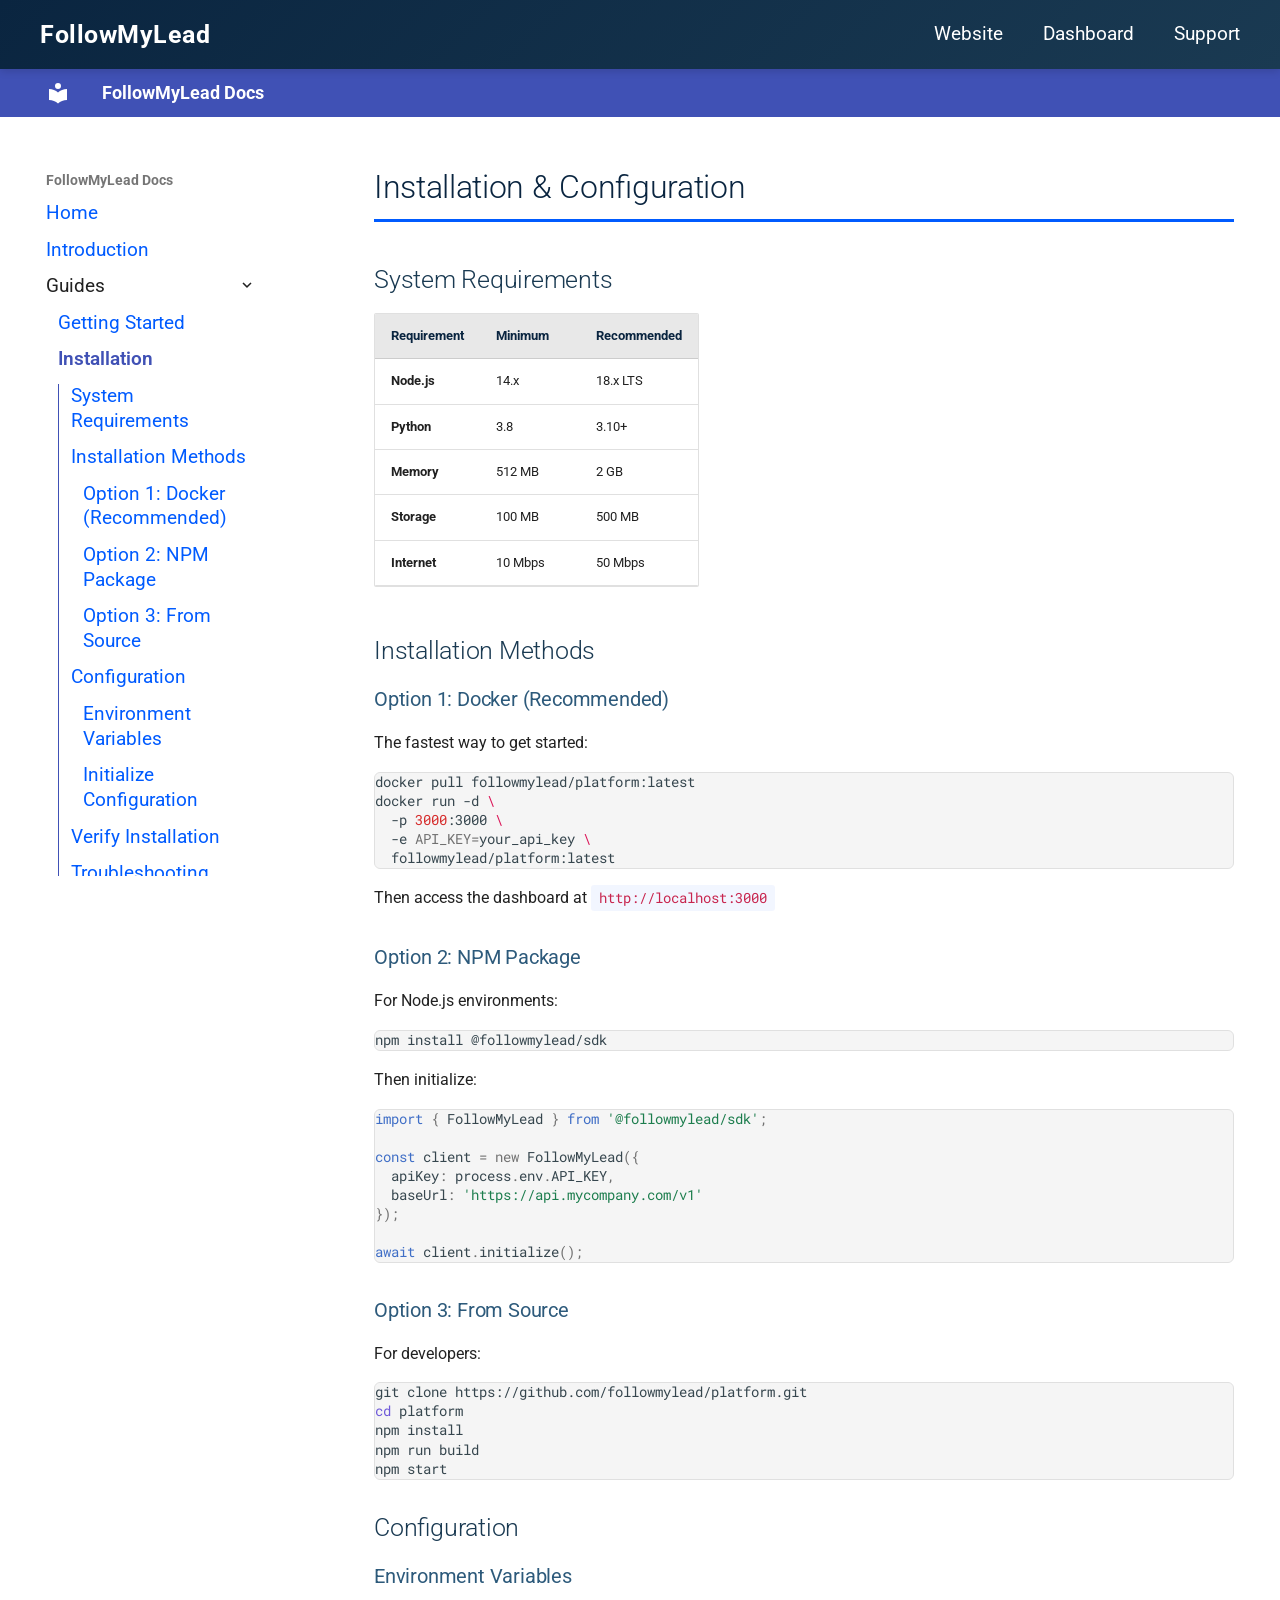
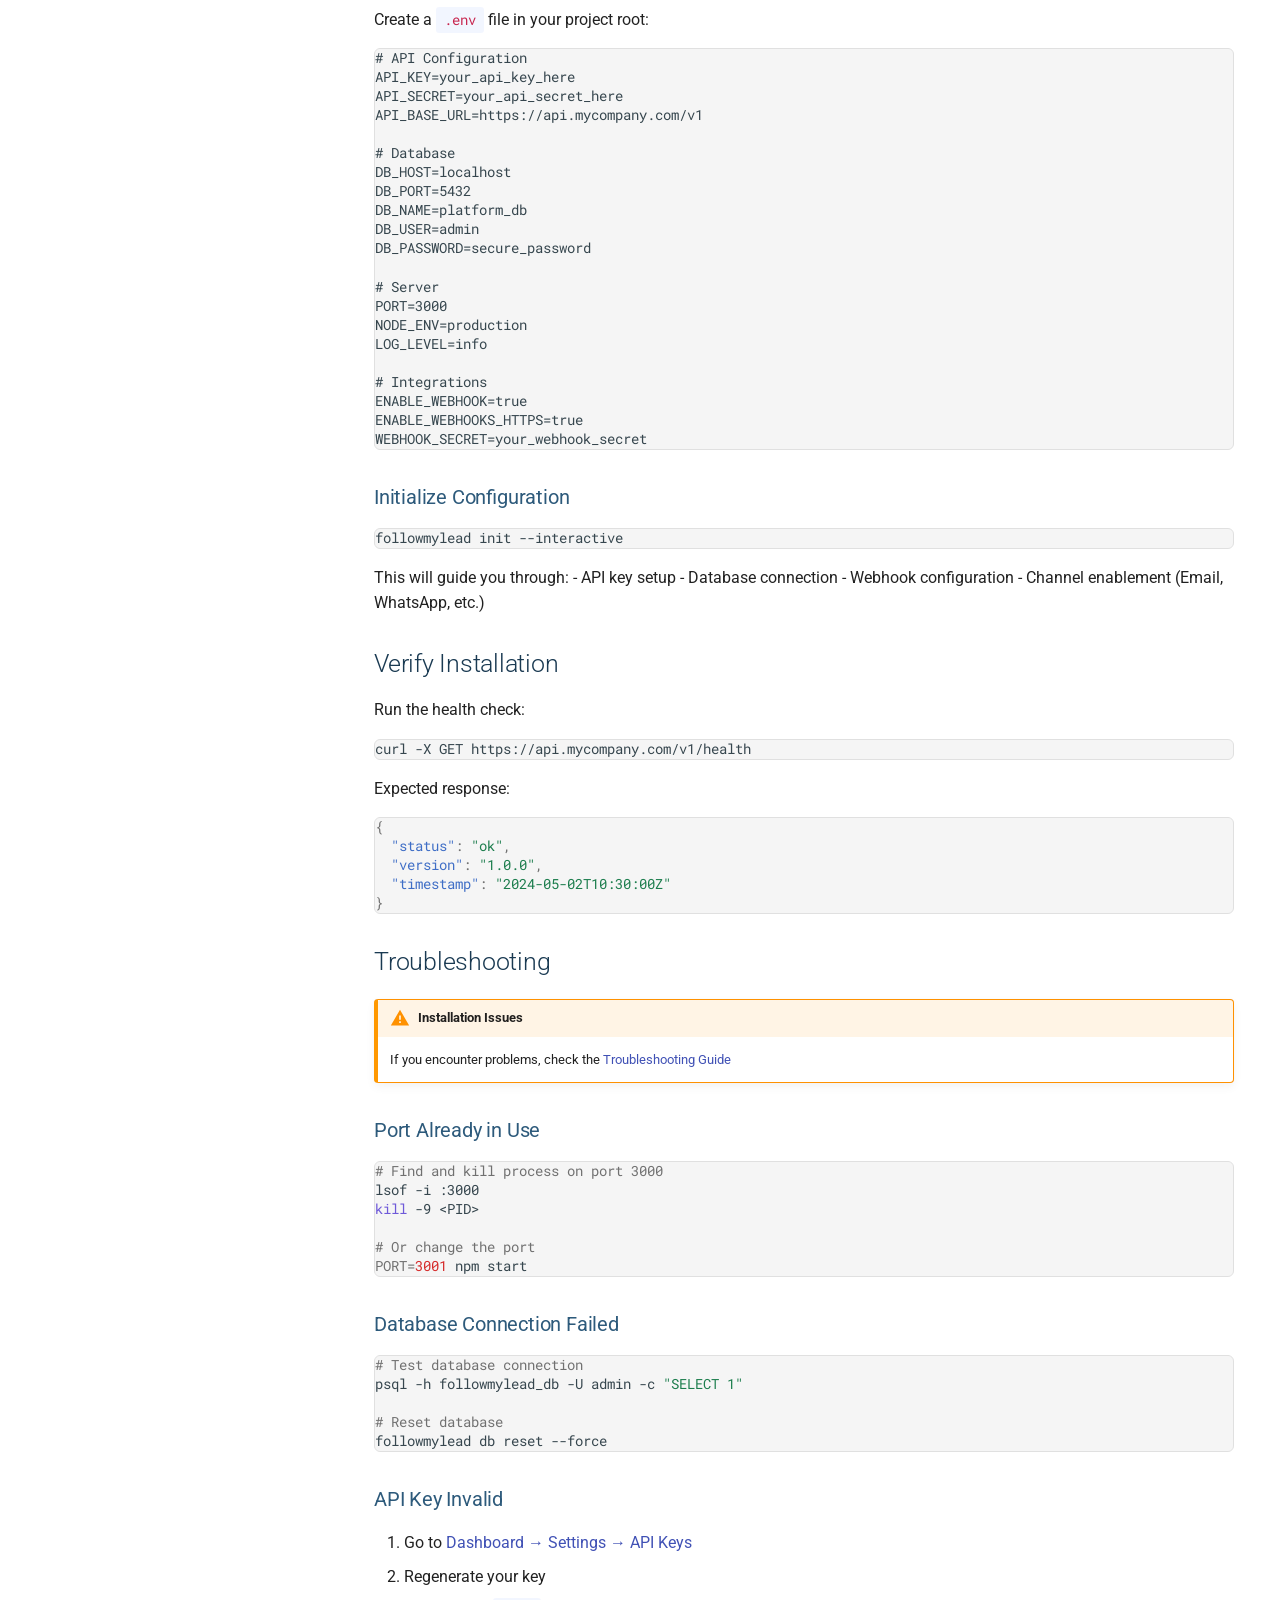
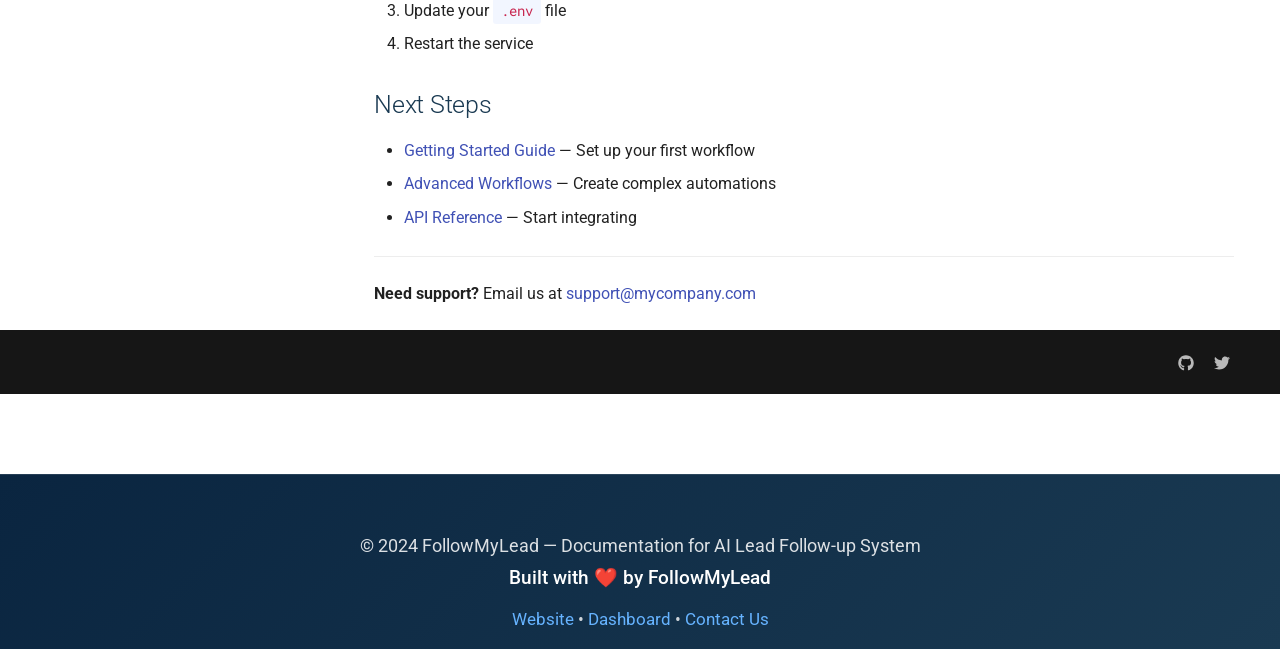
<file: guides/installation/index.html>
<!doctype html>
<html lang="en" class="no-js">
  <head>
    
      <meta charset="utf-8">
      <meta name="viewport" content="width=device-width,initial-scale=1">
      
        <meta name="description" content="Documentation for AI Lead Follow-up System">
      
      
      
        <link rel="canonical" href="https://docs.mycompany.com/guides/installation/">
      
      
        <link rel="prev" href="../getting-started/">
      
      
        <link rel="next" href="../advanced/workflows/">
      
      
        
      
      
      <link rel="icon" href="../../assets/favicon.png">
      <meta name="generator" content="mkdocs-1.6.1, mkdocs-material-9.7.6">
    
    
      
        <title>Installation - FollowMyLead Docs</title>
      
    
    
      <link rel="stylesheet" href="../../assets/stylesheets/main.484c7ddc.min.css">
      
      


    
    
      
    
    
      
        
        
        <link rel="preconnect" href="https://fonts.gstatic.com" crossorigin>
        <link rel="stylesheet" href="https://fonts.googleapis.com/css?family=Roboto:300,300i,400,400i,700,700i%7CRoboto+Mono:400,400i,700,700i&display=fallback">
        <style>:root{--md-text-font:"Roboto";--md-code-font:"Roboto Mono"}</style>
      
    
    
      <link rel="stylesheet" href="../../assets/custom.css">
    
    <script>__md_scope=new URL("../..",location),__md_hash=e=>[...e].reduce(((e,_)=>(e<<5)-e+_.charCodeAt(0)),0),__md_get=(e,_=localStorage,t=__md_scope)=>JSON.parse(_.getItem(t.pathname+"."+e)),__md_set=(e,_,t=localStorage,a=__md_scope)=>{try{t.setItem(a.pathname+"."+e,JSON.stringify(_))}catch(e){}}</script>
    
      

    
    
  </head>
  
  
    <body dir="ltr">
  
    
    <input class="md-toggle" data-md-toggle="drawer" type="checkbox" id="__drawer" autocomplete="off">
    <input class="md-toggle" data-md-toggle="search" type="checkbox" id="__search" autocomplete="off">
    <label class="md-overlay" for="__drawer"></label>
    <div data-md-component="skip">
      
        
        <a href="#installation-configuration" class="md-skip">
          Skip to content
        </a>
      
    </div>
    <div data-md-component="announce">
      
    </div>
    
    
<header class="company-header">
  <div class="header-container">
    <div class="header-brand">
      <span class="company-name">FollowMyLead</span>
    </div>
    <nav class="header-nav">
      <a href="https://mycompany.com" class="header-link">Website</a>
      <a href="https://dashboard.mycompany.com" class="header-link">Dashboard</a>
      <a href="mailto:support@mycompany.com" class="header-link">Support</a>
    </nav>
  </div>
</header>

      

  

<header class="md-header md-header--shadow" data-md-component="header">
  <nav class="md-header__inner md-grid" aria-label="Header">
    <a href="../.." title="FollowMyLead Docs" class="md-header__button md-logo" aria-label="FollowMyLead Docs" data-md-component="logo">
      
  
  <svg xmlns="http://www.w3.org/2000/svg" viewBox="0 0 24 24"><path d="M12 8a3 3 0 0 0 3-3 3 3 0 0 0-3-3 3 3 0 0 0-3 3 3 3 0 0 0 3 3m0 3.54C9.64 9.35 6.5 8 3 8v11c3.5 0 6.64 1.35 9 3.54 2.36-2.19 5.5-3.54 9-3.54V8c-3.5 0-6.64 1.35-9 3.54"/></svg>

    </a>
    <label class="md-header__button md-icon" for="__drawer">
      
      <svg xmlns="http://www.w3.org/2000/svg" viewBox="0 0 24 24"><path d="M3 6h18v2H3zm0 5h18v2H3zm0 5h18v2H3z"/></svg>
    </label>
    <div class="md-header__title" data-md-component="header-title">
      <div class="md-header__ellipsis">
        <div class="md-header__topic">
          <span class="md-ellipsis">
            FollowMyLead Docs
          </span>
        </div>
        <div class="md-header__topic" data-md-component="header-topic">
          <span class="md-ellipsis">
            
              Installation
            
          </span>
        </div>
      </div>
    </div>
    
    
      <script>var palette=__md_get("__palette");if(palette&&palette.color){if("(prefers-color-scheme)"===palette.color.media){var media=matchMedia("(prefers-color-scheme: light)"),input=document.querySelector(media.matches?"[data-md-color-media='(prefers-color-scheme: light)']":"[data-md-color-media='(prefers-color-scheme: dark)']");palette.color.media=input.getAttribute("data-md-color-media"),palette.color.scheme=input.getAttribute("data-md-color-scheme"),palette.color.primary=input.getAttribute("data-md-color-primary"),palette.color.accent=input.getAttribute("data-md-color-accent")}for(var[key,value]of Object.entries(palette.color))document.body.setAttribute("data-md-color-"+key,value)}</script>
    
    
    
    
  </nav>
  
</header>
    

    <div class="md-container" data-md-component="container">
      
      
        
          
        
      
      <main class="md-main" data-md-component="main">
        <div class="md-main__inner md-grid">
          
            
              
              <div class="md-sidebar md-sidebar--primary" data-md-component="sidebar" data-md-type="navigation" >
                <div class="md-sidebar__scrollwrap">
                  <div class="md-sidebar__inner">
                    



  

<nav class="md-nav md-nav--primary md-nav--integrated" aria-label="Navigation" data-md-level="0">
  <label class="md-nav__title" for="__drawer">
    <a href="../.." title="FollowMyLead Docs" class="md-nav__button md-logo" aria-label="FollowMyLead Docs" data-md-component="logo">
      
  
  <svg xmlns="http://www.w3.org/2000/svg" viewBox="0 0 24 24"><path d="M12 8a3 3 0 0 0 3-3 3 3 0 0 0-3-3 3 3 0 0 0-3 3 3 3 0 0 0 3 3m0 3.54C9.64 9.35 6.5 8 3 8v11c3.5 0 6.64 1.35 9 3.54 2.36-2.19 5.5-3.54 9-3.54V8c-3.5 0-6.64 1.35-9 3.54"/></svg>

    </a>
    FollowMyLead Docs
  </label>
  
  <ul class="md-nav__list" data-md-scrollfix>
    
      
      
  
  
  
  
    <li class="md-nav__item">
      <a href="../.." class="md-nav__link">
        
  
  
  <span class="md-ellipsis">
    
  
    Home
  

    
  </span>
  
  

      </a>
    </li>
  

    
      
      
  
  
  
  
    <li class="md-nav__item">
      <a href="../../introduction/" class="md-nav__link">
        
  
  
  <span class="md-ellipsis">
    
  
    Introduction
  

    
  </span>
  
  

      </a>
    </li>
  

    
      
      
  
  
    
  
  
  
    
    
      
        
      
        
      
        
      
    
    
    
    
    <li class="md-nav__item md-nav__item--active md-nav__item--nested">
      
        
        
        <input class="md-nav__toggle md-toggle " type="checkbox" id="__nav_3" checked>
        
          
          <label class="md-nav__link" for="__nav_3" id="__nav_3_label" tabindex="0">
            
  
  
  <span class="md-ellipsis">
    
  
    Guides
  

    
  </span>
  
  

            <span class="md-nav__icon md-icon"></span>
          </label>
        
        <nav class="md-nav" data-md-level="1" aria-labelledby="__nav_3_label" aria-expanded="true">
          <label class="md-nav__title" for="__nav_3">
            <span class="md-nav__icon md-icon"></span>
            
  
    Guides
  

          </label>
          <ul class="md-nav__list" data-md-scrollfix>
            
              
                
  
  
  
  
    <li class="md-nav__item">
      <a href="../getting-started/" class="md-nav__link">
        
  
  
  <span class="md-ellipsis">
    
  
    Getting Started
  

    
  </span>
  
  

      </a>
    </li>
  

              
            
              
                
  
  
    
  
  
  
    <li class="md-nav__item md-nav__item--active">
      
      <input class="md-nav__toggle md-toggle" type="checkbox" id="__toc">
      
      
        
      
      
        <label class="md-nav__link md-nav__link--active" for="__toc">
          
  
  
  <span class="md-ellipsis">
    
  
    Installation
  

    
  </span>
  
  

          <span class="md-nav__icon md-icon"></span>
        </label>
      
      <a href="./" class="md-nav__link md-nav__link--active">
        
  
  
  <span class="md-ellipsis">
    
  
    Installation
  

    
  </span>
  
  

      </a>
      
        

<nav class="md-nav md-nav--secondary" aria-label="Table of contents">
  
  
  
    
  
  
    <label class="md-nav__title" for="__toc">
      <span class="md-nav__icon md-icon"></span>
      Table of contents
    </label>
    <ul class="md-nav__list" data-md-component="toc" data-md-scrollfix>
      
        <li class="md-nav__item">
  <a href="#system-requirements" class="md-nav__link">
    <span class="md-ellipsis">
      
        System Requirements
      
    </span>
  </a>
  
</li>
      
        <li class="md-nav__item">
  <a href="#installation-methods" class="md-nav__link">
    <span class="md-ellipsis">
      
        Installation Methods
      
    </span>
  </a>
  
    <nav class="md-nav" aria-label="Installation Methods">
      <ul class="md-nav__list">
        
          <li class="md-nav__item">
  <a href="#option-1-docker-recommended" class="md-nav__link">
    <span class="md-ellipsis">
      
        Option 1: Docker (Recommended)
      
    </span>
  </a>
  
</li>
        
          <li class="md-nav__item">
  <a href="#option-2-npm-package" class="md-nav__link">
    <span class="md-ellipsis">
      
        Option 2: NPM Package
      
    </span>
  </a>
  
</li>
        
          <li class="md-nav__item">
  <a href="#option-3-from-source" class="md-nav__link">
    <span class="md-ellipsis">
      
        Option 3: From Source
      
    </span>
  </a>
  
</li>
        
      </ul>
    </nav>
  
</li>
      
        <li class="md-nav__item">
  <a href="#configuration" class="md-nav__link">
    <span class="md-ellipsis">
      
        Configuration
      
    </span>
  </a>
  
    <nav class="md-nav" aria-label="Configuration">
      <ul class="md-nav__list">
        
          <li class="md-nav__item">
  <a href="#environment-variables" class="md-nav__link">
    <span class="md-ellipsis">
      
        Environment Variables
      
    </span>
  </a>
  
</li>
        
          <li class="md-nav__item">
  <a href="#initialize-configuration" class="md-nav__link">
    <span class="md-ellipsis">
      
        Initialize Configuration
      
    </span>
  </a>
  
</li>
        
      </ul>
    </nav>
  
</li>
      
        <li class="md-nav__item">
  <a href="#verify-installation" class="md-nav__link">
    <span class="md-ellipsis">
      
        Verify Installation
      
    </span>
  </a>
  
</li>
      
        <li class="md-nav__item">
  <a href="#troubleshooting" class="md-nav__link">
    <span class="md-ellipsis">
      
        Troubleshooting
      
    </span>
  </a>
  
    <nav class="md-nav" aria-label="Troubleshooting">
      <ul class="md-nav__list">
        
          <li class="md-nav__item">
  <a href="#port-already-in-use" class="md-nav__link">
    <span class="md-ellipsis">
      
        Port Already in Use
      
    </span>
  </a>
  
</li>
        
          <li class="md-nav__item">
  <a href="#database-connection-failed" class="md-nav__link">
    <span class="md-ellipsis">
      
        Database Connection Failed
      
    </span>
  </a>
  
</li>
        
          <li class="md-nav__item">
  <a href="#api-key-invalid" class="md-nav__link">
    <span class="md-ellipsis">
      
        API Key Invalid
      
    </span>
  </a>
  
</li>
        
      </ul>
    </nav>
  
</li>
      
        <li class="md-nav__item">
  <a href="#next-steps" class="md-nav__link">
    <span class="md-ellipsis">
      
        Next Steps
      
    </span>
  </a>
  
</li>
      
    </ul>
  
</nav>
      
    </li>
  

              
            
              
                
  
  
  
  
    
    
      
        
      
        
      
        
      
    
    
    
    
    <li class="md-nav__item md-nav__item--nested">
      
        
        
        <input class="md-nav__toggle md-toggle " type="checkbox" id="__nav_3_3" >
        
          
          <label class="md-nav__link" for="__nav_3_3" id="__nav_3_3_label" tabindex="0">
            
  
  
  <span class="md-ellipsis">
    
  
    Advanced
  

    
  </span>
  
  

            <span class="md-nav__icon md-icon"></span>
          </label>
        
        <nav class="md-nav" data-md-level="2" aria-labelledby="__nav_3_3_label" aria-expanded="false">
          <label class="md-nav__title" for="__nav_3_3">
            <span class="md-nav__icon md-icon"></span>
            
  
    Advanced
  

          </label>
          <ul class="md-nav__list" data-md-scrollfix>
            
              
                
  
  
  
  
    <li class="md-nav__item">
      <a href="../advanced/workflows/" class="md-nav__link">
        
  
  
  <span class="md-ellipsis">
    
  
    Workflows
  

    
  </span>
  
  

      </a>
    </li>
  

              
            
              
                
  
  
  
  
    <li class="md-nav__item">
      <a href="../advanced/automation/" class="md-nav__link">
        
  
  
  <span class="md-ellipsis">
    
  
    Automation
  

    
  </span>
  
  

      </a>
    </li>
  

              
            
              
                
  
  
  
  
    <li class="md-nav__item">
      <a href="../advanced/integrations/" class="md-nav__link">
        
  
  
  <span class="md-ellipsis">
    
  
    Integrations
  

    
  </span>
  
  

      </a>
    </li>
  

              
            
          </ul>
        </nav>
      
    </li>
  

              
            
          </ul>
        </nav>
      
    </li>
  

    
      
      
  
  
  
  
    
    
      
        
      
        
      
        
      
    
    
    
    
    <li class="md-nav__item md-nav__item--nested">
      
        
        
        <input class="md-nav__toggle md-toggle " type="checkbox" id="__nav_4" >
        
          
          <label class="md-nav__link" for="__nav_4" id="__nav_4_label" tabindex="0">
            
  
  
  <span class="md-ellipsis">
    
  
    API Reference
  

    
  </span>
  
  

            <span class="md-nav__icon md-icon"></span>
          </label>
        
        <nav class="md-nav" data-md-level="1" aria-labelledby="__nav_4_label" aria-expanded="false">
          <label class="md-nav__title" for="__nav_4">
            <span class="md-nav__icon md-icon"></span>
            
  
    API Reference
  

          </label>
          <ul class="md-nav__list" data-md-scrollfix>
            
              
                
  
  
  
  
    <li class="md-nav__item">
      <a href="../../api/overview/" class="md-nav__link">
        
  
  
  <span class="md-ellipsis">
    
  
    Overview
  

    
  </span>
  
  

      </a>
    </li>
  

              
            
              
                
  
  
  
  
    <li class="md-nav__item">
      <a href="../../api/auth/" class="md-nav__link">
        
  
  
  <span class="md-ellipsis">
    
  
    Authentication
  

    
  </span>
  
  

      </a>
    </li>
  

              
            
              
                
  
  
  
  
    <li class="md-nav__item">
      <a href="../../api/endpoints/" class="md-nav__link">
        
  
  
  <span class="md-ellipsis">
    
  
    Endpoints
  

    
  </span>
  
  

      </a>
    </li>
  

              
            
          </ul>
        </nav>
      
    </li>
  

    
  </ul>
</nav>
                  </div>
                </div>
              </div>
            
            
          
          
            <div class="md-content" data-md-component="content">
              
              <article class="md-content__inner md-typeset">
                
                  



<h1 id="installation-configuration">Installation &amp; Configuration<a class="headerlink" href="#installation-configuration" title="Permanent link">&para;</a></h1>
<h2 id="system-requirements">System Requirements<a class="headerlink" href="#system-requirements" title="Permanent link">&para;</a></h2>
<table>
<thead>
<tr>
<th>Requirement</th>
<th>Minimum</th>
<th>Recommended</th>
</tr>
</thead>
<tbody>
<tr>
<td><strong>Node.js</strong></td>
<td>14.x</td>
<td>18.x LTS</td>
</tr>
<tr>
<td><strong>Python</strong></td>
<td>3.8</td>
<td>3.10+</td>
</tr>
<tr>
<td><strong>Memory</strong></td>
<td>512 MB</td>
<td>2 GB</td>
</tr>
<tr>
<td><strong>Storage</strong></td>
<td>100 MB</td>
<td>500 MB</td>
</tr>
<tr>
<td><strong>Internet</strong></td>
<td>10 Mbps</td>
<td>50 Mbps</td>
</tr>
</tbody>
</table>
<h2 id="installation-methods">Installation Methods<a class="headerlink" href="#installation-methods" title="Permanent link">&para;</a></h2>
<h3 id="option-1-docker-recommended">Option 1: Docker (Recommended)<a class="headerlink" href="#option-1-docker-recommended" title="Permanent link">&para;</a></h3>
<p>The fastest way to get started:</p>
<div class="highlight"><pre><span></span><code>docker<span class="w"> </span>pull<span class="w"> </span>followmylead/platform:latest
docker<span class="w"> </span>run<span class="w"> </span>-d<span class="w"> </span><span class="se">\</span>
<span class="w">  </span>-p<span class="w"> </span><span class="m">3000</span>:3000<span class="w"> </span><span class="se">\</span>
<span class="w">  </span>-e<span class="w"> </span><span class="nv">API_KEY</span><span class="o">=</span>your_api_key<span class="w"> </span><span class="se">\</span>
<span class="w">  </span>followmylead/platform:latest
</code></pre></div>
<p>Then access the dashboard at <code>http://localhost:3000</code></p>
<h3 id="option-2-npm-package">Option 2: NPM Package<a class="headerlink" href="#option-2-npm-package" title="Permanent link">&para;</a></h3>
<p>For Node.js environments:</p>
<div class="highlight"><pre><span></span><code>npm<span class="w"> </span>install<span class="w"> </span>@followmylead/sdk
</code></pre></div>
<p>Then initialize:</p>
<div class="highlight"><pre><span></span><code><span class="k">import</span><span class="w"> </span><span class="p">{</span><span class="w"> </span><span class="nx">FollowMyLead</span><span class="w"> </span><span class="p">}</span><span class="w"> </span><span class="kr">from</span><span class="w"> </span><span class="s1">&#39;@followmylead/sdk&#39;</span><span class="p">;</span>

<span class="kd">const</span><span class="w"> </span><span class="nx">client</span><span class="w"> </span><span class="o">=</span><span class="w"> </span><span class="ow">new</span><span class="w"> </span><span class="nx">FollowMyLead</span><span class="p">({</span>
<span class="w">  </span><span class="nx">apiKey</span><span class="o">:</span><span class="w"> </span><span class="nx">process</span><span class="p">.</span><span class="nx">env</span><span class="p">.</span><span class="nx">API_KEY</span><span class="p">,</span>
<span class="w">  </span><span class="nx">baseUrl</span><span class="o">:</span><span class="w"> </span><span class="s1">&#39;https://api.mycompany.com/v1&#39;</span>
<span class="p">});</span>

<span class="k">await</span><span class="w"> </span><span class="nx">client</span><span class="p">.</span><span class="nx">initialize</span><span class="p">();</span>
</code></pre></div>
<h3 id="option-3-from-source">Option 3: From Source<a class="headerlink" href="#option-3-from-source" title="Permanent link">&para;</a></h3>
<p>For developers:</p>
<div class="highlight"><pre><span></span><code>git<span class="w"> </span>clone<span class="w"> </span>https://github.com/followmylead/platform.git
<span class="nb">cd</span><span class="w"> </span>platform
npm<span class="w"> </span>install
npm<span class="w"> </span>run<span class="w"> </span>build
npm<span class="w"> </span>start
</code></pre></div>
<h2 id="configuration">Configuration<a class="headerlink" href="#configuration" title="Permanent link">&para;</a></h2>
<h3 id="environment-variables">Environment Variables<a class="headerlink" href="#environment-variables" title="Permanent link">&para;</a></h3>
<p>Create a <code>.env</code> file in your project root:</p>
<div class="highlight"><pre><span></span><code># API Configuration
API_KEY=your_api_key_here
API_SECRET=your_api_secret_here
API_BASE_URL=https://api.mycompany.com/v1

# Database
DB_HOST=localhost
DB_PORT=5432
DB_NAME=platform_db
DB_USER=admin
DB_PASSWORD=secure_password

# Server
PORT=3000
NODE_ENV=production
LOG_LEVEL=info

# Integrations
ENABLE_WEBHOOK=true
ENABLE_WEBHOOKS_HTTPS=true
WEBHOOK_SECRET=your_webhook_secret
</code></pre></div>
<h3 id="initialize-configuration">Initialize Configuration<a class="headerlink" href="#initialize-configuration" title="Permanent link">&para;</a></h3>
<div class="highlight"><pre><span></span><code>followmylead<span class="w"> </span>init<span class="w"> </span>--interactive
</code></pre></div>
<p>This will guide you through:
- API key setup
- Database connection
- Webhook configuration
- Channel enablement (Email, WhatsApp, etc.)</p>
<h2 id="verify-installation">Verify Installation<a class="headerlink" href="#verify-installation" title="Permanent link">&para;</a></h2>
<p>Run the health check:</p>
<div class="highlight"><pre><span></span><code>curl<span class="w"> </span>-X<span class="w"> </span>GET<span class="w"> </span>https://api.mycompany.com/v1/health
</code></pre></div>
<p>Expected response:</p>
<div class="highlight"><pre><span></span><code><span class="p">{</span>
<span class="w">  </span><span class="nt">&quot;status&quot;</span><span class="p">:</span><span class="w"> </span><span class="s2">&quot;ok&quot;</span><span class="p">,</span>
<span class="w">  </span><span class="nt">&quot;version&quot;</span><span class="p">:</span><span class="w"> </span><span class="s2">&quot;1.0.0&quot;</span><span class="p">,</span>
<span class="w">  </span><span class="nt">&quot;timestamp&quot;</span><span class="p">:</span><span class="w"> </span><span class="s2">&quot;2024-05-02T10:30:00Z&quot;</span>
<span class="p">}</span>
</code></pre></div>
<h2 id="troubleshooting">Troubleshooting<a class="headerlink" href="#troubleshooting" title="Permanent link">&para;</a></h2>
<div class="admonition warning">
<p class="admonition-title">Installation Issues</p>
<p>If you encounter problems, check the <a href="#troubleshooting">Troubleshooting Guide</a></p>
</div>
<h3 id="port-already-in-use">Port Already in Use<a class="headerlink" href="#port-already-in-use" title="Permanent link">&para;</a></h3>
<div class="highlight"><pre><span></span><code><span class="c1"># Find and kill process on port 3000</span>
lsof<span class="w"> </span>-i<span class="w"> </span>:3000
<span class="nb">kill</span><span class="w"> </span>-9<span class="w"> </span>&lt;PID&gt;

<span class="c1"># Or change the port</span>
<span class="nv">PORT</span><span class="o">=</span><span class="m">3001</span><span class="w"> </span>npm<span class="w"> </span>start
</code></pre></div>
<h3 id="database-connection-failed">Database Connection Failed<a class="headerlink" href="#database-connection-failed" title="Permanent link">&para;</a></h3>
<div class="highlight"><pre><span></span><code><span class="c1"># Test database connection</span>
psql<span class="w"> </span>-h<span class="w"> </span>followmylead_db<span class="w"> </span>-U<span class="w"> </span>admin<span class="w"> </span>-c<span class="w"> </span><span class="s2">&quot;SELECT 1&quot;</span>

<span class="c1"># Reset database</span>
followmylead<span class="w"> </span>db<span class="w"> </span>reset<span class="w"> </span>--force
</code></pre></div>
<h3 id="api-key-invalid">API Key Invalid<a class="headerlink" href="#api-key-invalid" title="Permanent link">&para;</a></h3>
<ol>
<li>Go to <a href="https://dashboard.mycompany.com/settings/api-keys">Dashboard → Settings → API Keys</a></li>
<li>Regenerate your key</li>
<li>Update your <code>.env</code> file</li>
<li>Restart the service</li>
</ol>
<h2 id="next-steps">Next Steps<a class="headerlink" href="#next-steps" title="Permanent link">&para;</a></h2>
<ul>
<li><a href="../getting-started/">Getting Started Guide</a> — Set up your first workflow</li>
<li><a href="../advanced/workflows/">Advanced Workflows</a> — Create complex automations</li>
<li><a href="../../api/overview/">API Reference</a> — Start integrating</li>
</ul>
<hr />
<p><strong>Need support?</strong> Email us at <a href="mailto:support@mycompany.com">support@mycompany.com</a></p>












                
              </article>
            </div>
          
          
<script>var target=document.getElementById(location.hash.slice(1));target&&target.name&&(target.checked=target.name.startsWith("__tabbed_"))</script>
        </div>
        
          <button type="button" class="md-top md-icon" data-md-component="top" hidden>
  
  <svg xmlns="http://www.w3.org/2000/svg" viewBox="0 0 24 24"><path d="M13 20h-2V8l-5.5 5.5-1.42-1.42L12 4.16l7.92 7.92-1.42 1.42L13 8z"/></svg>
  Back to top
</button>
        
      </main>
      

        <footer class="md-footer">
  
  <div class="md-footer-meta md-typeset">
    <div class="md-footer-meta__inner md-grid">
      <div class="md-copyright">
  
  
</div>
      
        
<div class="md-social">
  
    
    
    
    
      
      
    
    <a href="https://github.com/mycompany" target="_blank" rel="noopener" title="github.com" class="md-social__link">
      <svg xmlns="http://www.w3.org/2000/svg" viewBox="0 0 512 512"><!--! Font Awesome Free 7.1.0 by @fontawesome - https://fontawesome.com License - https://fontawesome.com/license/free (Icons: CC BY 4.0, Fonts: SIL OFL 1.1, Code: MIT License) Copyright 2025 Fonticons, Inc.--><path d="M173.9 397.4c0 2-2.3 3.6-5.2 3.6-3.3.3-5.6-1.3-5.6-3.6 0-2 2.3-3.6 5.2-3.6 3-.3 5.6 1.3 5.6 3.6m-31.1-4.5c-.7 2 1.3 4.3 4.3 4.9 2.6 1 5.6 0 6.2-2s-1.3-4.3-4.3-5.2c-2.6-.7-5.5.3-6.2 2.3m44.2-1.7c-2.9.7-4.9 2.6-4.6 4.9.3 2 2.9 3.3 5.9 2.6 2.9-.7 4.9-2.6 4.6-4.6-.3-1.9-3-3.2-5.9-2.9M252.8 8C114.1 8 8 113.3 8 252c0 110.9 69.8 205.8 169.5 239.2 12.8 2.3 17.3-5.6 17.3-12.1 0-6.2-.3-40.4-.3-61.4 0 0-70 15-84.7-29.8 0 0-11.4-29.1-27.8-36.6 0 0-22.9-15.7 1.6-15.4 0 0 24.9 2 38.6 25.8 21.9 38.6 58.6 27.5 72.9 20.9 2.3-16 8.8-27.1 16-33.7-55.9-6.2-112.3-14.3-112.3-110.5 0-27.5 7.6-41.3 23.6-58.9-2.6-6.5-11.1-33.3 2.6-67.9 20.9-6.5 69 27 69 27 20-5.6 41.5-8.5 62.8-8.5s42.8 2.9 62.8 8.5c0 0 48.1-33.6 69-27 13.7 34.7 5.2 61.4 2.6 67.9 16 17.7 25.8 31.5 25.8 58.9 0 96.5-58.9 104.2-114.8 110.5 9.2 7.9 17 22.9 17 46.4 0 33.7-.3 75.4-.3 83.6 0 6.5 4.6 14.4 17.3 12.1C436.2 457.8 504 362.9 504 252 504 113.3 391.5 8 252.8 8M105.2 352.9c-1.3 1-1 3.3.7 5.2 1.6 1.6 3.9 2.3 5.2 1 1.3-1 1-3.3-.7-5.2-1.6-1.6-3.9-2.3-5.2-1m-10.8-8.1c-.7 1.3.3 2.9 2.3 3.9 1.6 1 3.6.7 4.3-.7.7-1.3-.3-2.9-2.3-3.9-2-.6-3.6-.3-4.3.7m32.4 35.6c-1.6 1.3-1 4.3 1.3 6.2 2.3 2.3 5.2 2.6 6.5 1 1.3-1.3.7-4.3-1.3-6.2-2.2-2.3-5.2-2.6-6.5-1m-11.4-14.7c-1.6 1-1.6 3.6 0 5.9s4.3 3.3 5.6 2.3c1.6-1.3 1.6-3.9 0-6.2-1.4-2.3-4-3.3-5.6-2"/></svg>
    </a>
  
    
    
    
    
      
      
    
    <a href="https://twitter.com/mycompany" target="_blank" rel="noopener" title="twitter.com" class="md-social__link">
      <svg xmlns="http://www.w3.org/2000/svg" viewBox="0 0 512 512"><!--! Font Awesome Free 7.1.0 by @fontawesome - https://fontawesome.com License - https://fontawesome.com/license/free (Icons: CC BY 4.0, Fonts: SIL OFL 1.1, Code: MIT License) Copyright 2025 Fonticons, Inc.--><path d="M459.4 151.7c.3 4.5.3 9.1.3 13.6 0 138.7-105.6 298.6-298.6 298.6-59.5 0-114.7-17.2-161.1-47.1 8.4 1 16.6 1.3 25.3 1.3 49.1 0 94.2-16.6 130.3-44.8-46.1-1-84.8-31.2-98.1-72.8 6.5 1 13 1.6 19.8 1.6 9.4 0 18.8-1.3 27.6-3.6-48.1-9.7-84.1-52-84.1-103v-1.3c14 7.8 30.2 12.7 47.4 13.3-28.3-18.8-46.8-51-46.8-87.4 0-19.5 5.2-37.4 14.3-53C87.4 130.8 165 172.4 252.1 176.9c-1.6-7.8-2.6-15.9-2.6-24C249.5 95.1 296.3 48 354.4 48c30.2 0 57.5 12.7 76.7 33.1 23.7-4.5 46.5-13.3 66.6-25.3-7.8 24.4-24.4 44.8-46.1 57.8 21.1-2.3 41.6-8.1 60.4-16.2-14.3 20.8-32.2 39.3-52.6 54.3"/></svg>
    </a>
  
</div>
      
    </div>
  </div>
</footer>
      
<footer class="company-footer">
  <div class="footer-container">
    <div class="footer-content">
      <p class="footer-copyright">
        © 2024 FollowMyLead — Documentation for AI Lead Follow-up System
      </p>
      <p class="footer-tagline">Built with ❤️ by FollowMyLead</p>
      <div class="footer-links">
        <a href="https://mycompany.com">Website</a>
        <span> • </span>
        <a href="https://dashboard.mycompany.com">Dashboard</a>
        <span> • </span>
        <a href="mailto:support@mycompany.com">Contact Us</a>
      </div>
    </div>
  </div>
</footer>

    </div>
    <div class="md-dialog" data-md-component="dialog">
      <div class="md-dialog__inner md-typeset"></div>
    </div>
    
    
    
      
      
      <script id="__config" type="application/json">{"annotate": null, "base": "../..", "features": ["navigation.top", "navigation.indexes", "toc.integrate", "search.suggest", "search.highlight"], "search": "../../assets/javascripts/workers/search.2c215733.min.js", "tags": null, "translations": {"clipboard.copied": "Copied to clipboard", "clipboard.copy": "Copy to clipboard", "search.result.more.one": "1 more on this page", "search.result.more.other": "# more on this page", "search.result.none": "No matching documents", "search.result.one": "1 matching document", "search.result.other": "# matching documents", "search.result.placeholder": "Type to start searching", "search.result.term.missing": "Missing", "select.version": "Select version"}, "version": null}</script>
    
    
      <script src="../../assets/javascripts/bundle.79ae519e.min.js"></script>
      
    
  </body>
</html>
</file>
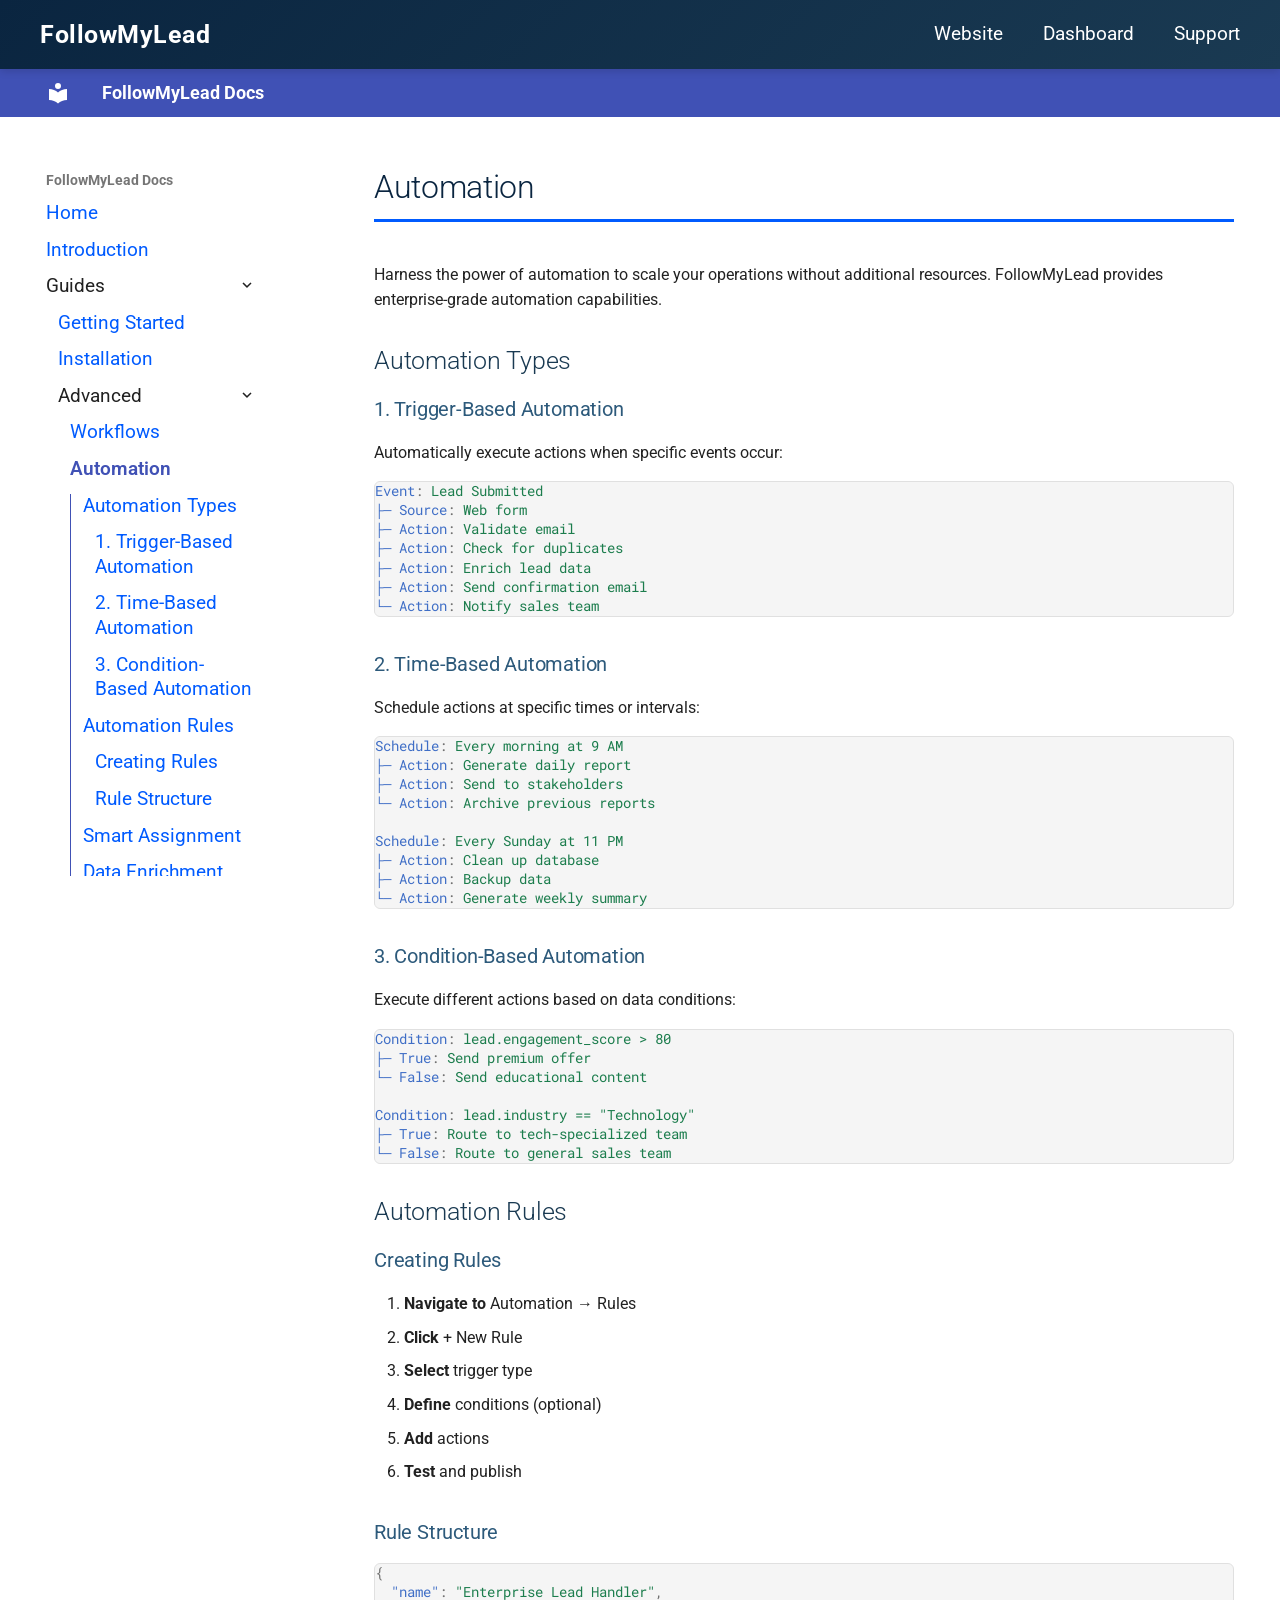
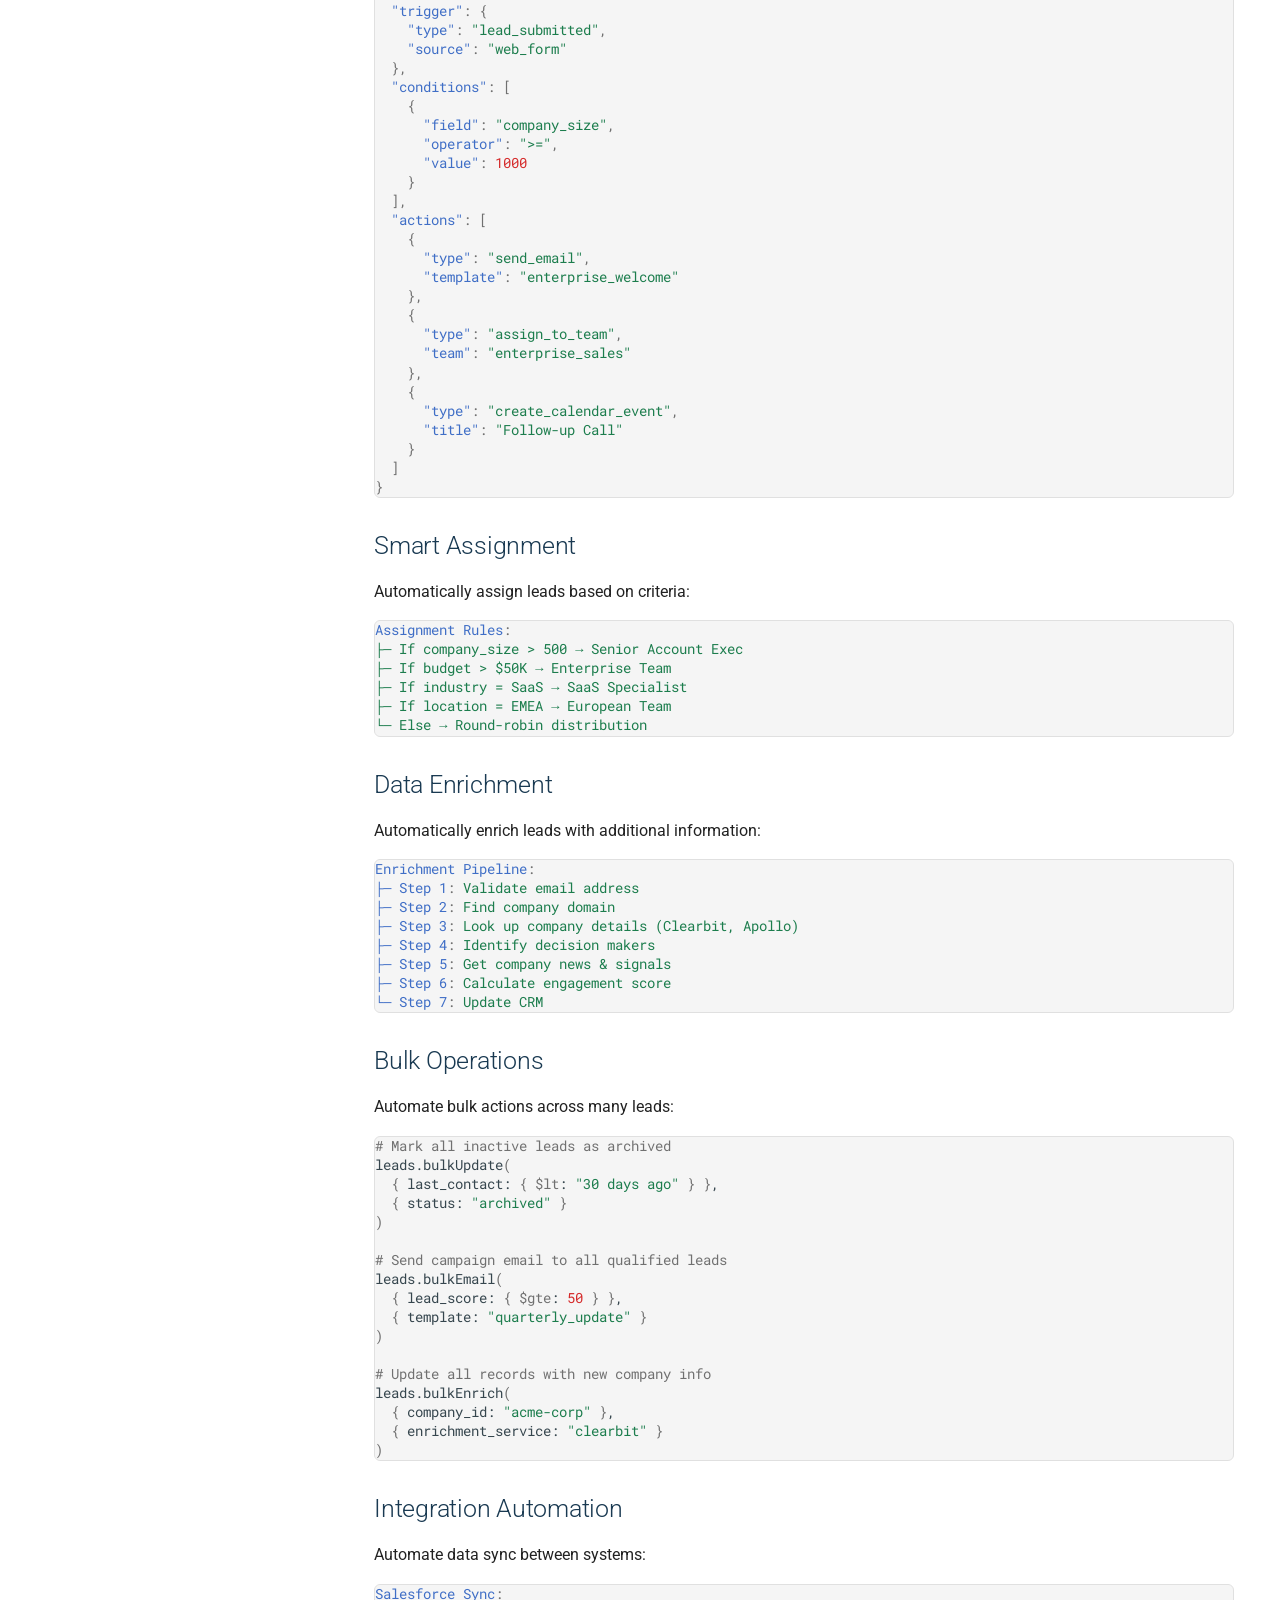
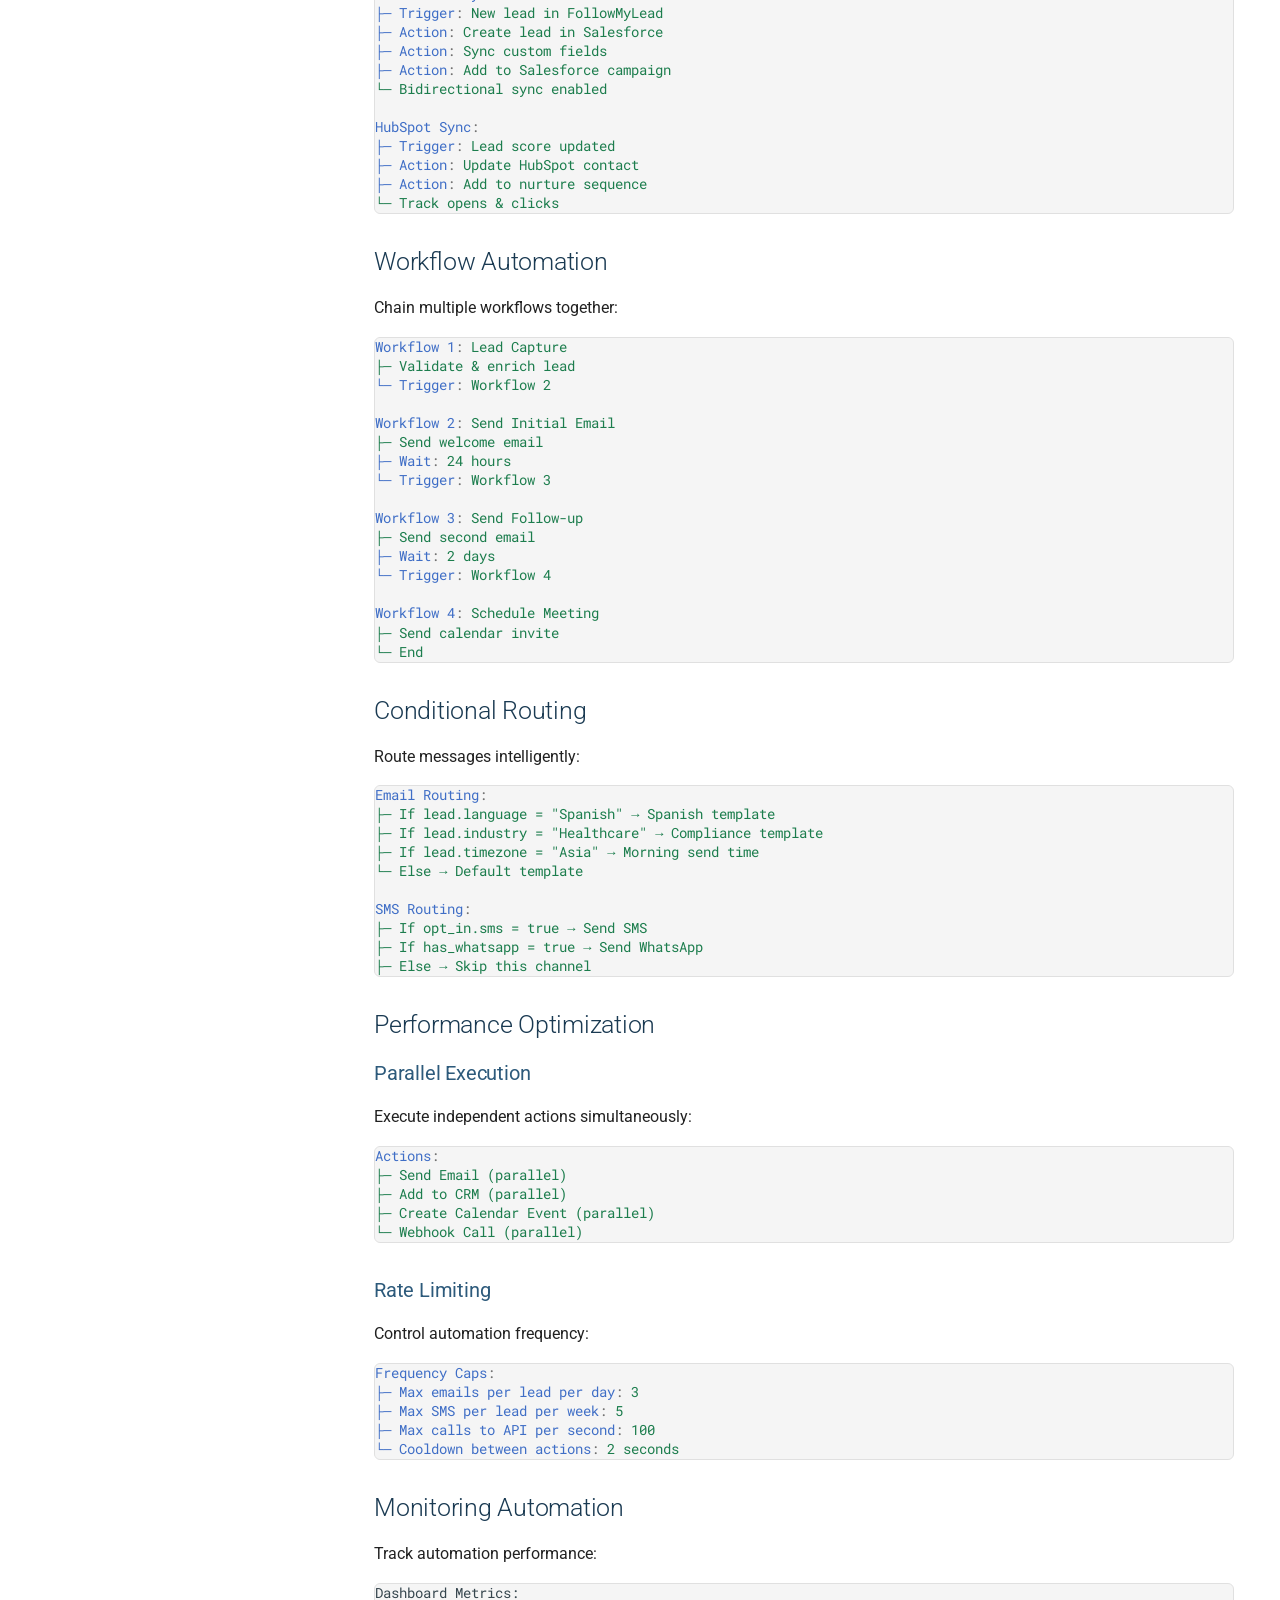
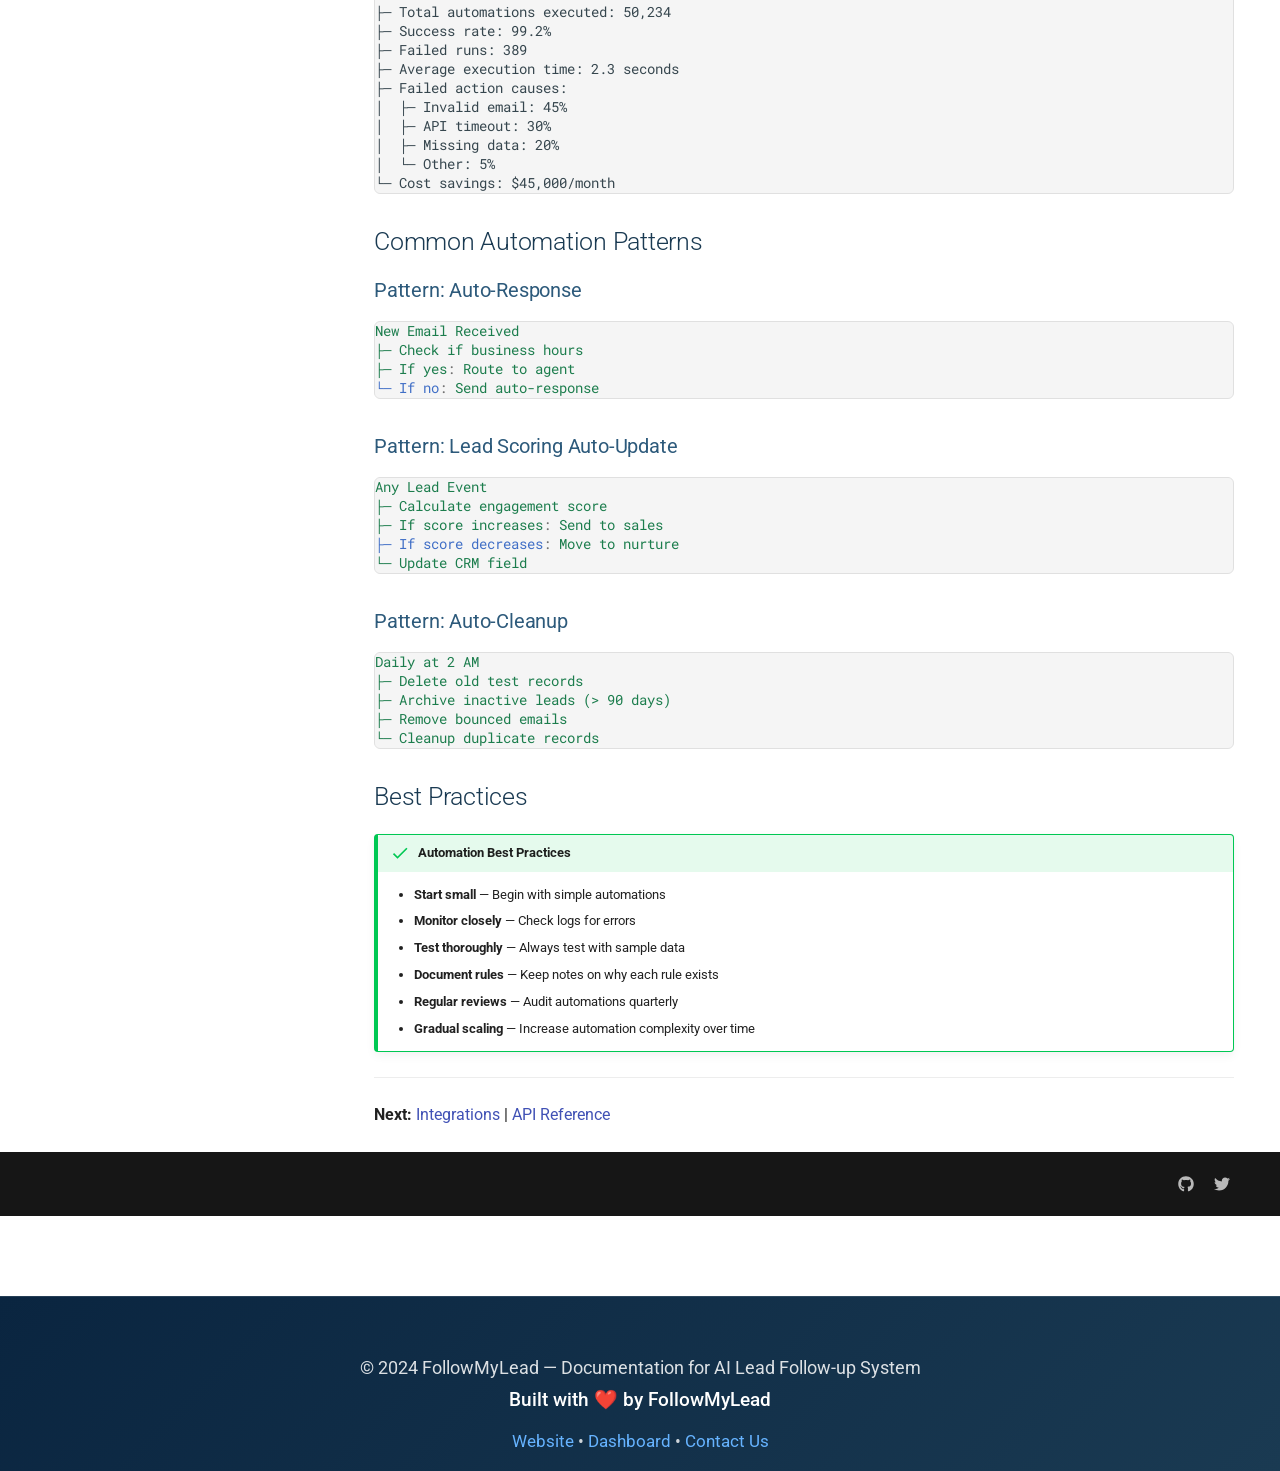
<file: guides/advanced/automation/index.html>
<!doctype html>
<html lang="en" class="no-js">
  <head>
    
      <meta charset="utf-8">
      <meta name="viewport" content="width=device-width,initial-scale=1">
      
        <meta name="description" content="Documentation for AI Lead Follow-up System">
      
      
      
        <link rel="canonical" href="https://docs.mycompany.com/guides/advanced/automation/">
      
      
        <link rel="prev" href="../workflows/">
      
      
        <link rel="next" href="../integrations/">
      
      
        
      
      
      <link rel="icon" href="../../../assets/favicon.png">
      <meta name="generator" content="mkdocs-1.6.1, mkdocs-material-9.7.6">
    
    
      
        <title>Automation - FollowMyLead Docs</title>
      
    
    
      <link rel="stylesheet" href="../../../assets/stylesheets/main.484c7ddc.min.css">
      
      


    
    
      
    
    
      
        
        
        <link rel="preconnect" href="https://fonts.gstatic.com" crossorigin>
        <link rel="stylesheet" href="https://fonts.googleapis.com/css?family=Roboto:300,300i,400,400i,700,700i%7CRoboto+Mono:400,400i,700,700i&display=fallback">
        <style>:root{--md-text-font:"Roboto";--md-code-font:"Roboto Mono"}</style>
      
    
    
      <link rel="stylesheet" href="../../../assets/custom.css">
    
    <script>__md_scope=new URL("../../..",location),__md_hash=e=>[...e].reduce(((e,_)=>(e<<5)-e+_.charCodeAt(0)),0),__md_get=(e,_=localStorage,t=__md_scope)=>JSON.parse(_.getItem(t.pathname+"."+e)),__md_set=(e,_,t=localStorage,a=__md_scope)=>{try{t.setItem(a.pathname+"."+e,JSON.stringify(_))}catch(e){}}</script>
    
      

    
    
  </head>
  
  
    <body dir="ltr">
  
    
    <input class="md-toggle" data-md-toggle="drawer" type="checkbox" id="__drawer" autocomplete="off">
    <input class="md-toggle" data-md-toggle="search" type="checkbox" id="__search" autocomplete="off">
    <label class="md-overlay" for="__drawer"></label>
    <div data-md-component="skip">
      
        
        <a href="#automation" class="md-skip">
          Skip to content
        </a>
      
    </div>
    <div data-md-component="announce">
      
    </div>
    
    
<header class="company-header">
  <div class="header-container">
    <div class="header-brand">
      <span class="company-name">FollowMyLead</span>
    </div>
    <nav class="header-nav">
      <a href="https://mycompany.com" class="header-link">Website</a>
      <a href="https://dashboard.mycompany.com" class="header-link">Dashboard</a>
      <a href="mailto:support@mycompany.com" class="header-link">Support</a>
    </nav>
  </div>
</header>

      

  

<header class="md-header md-header--shadow" data-md-component="header">
  <nav class="md-header__inner md-grid" aria-label="Header">
    <a href="../../.." title="FollowMyLead Docs" class="md-header__button md-logo" aria-label="FollowMyLead Docs" data-md-component="logo">
      
  
  <svg xmlns="http://www.w3.org/2000/svg" viewBox="0 0 24 24"><path d="M12 8a3 3 0 0 0 3-3 3 3 0 0 0-3-3 3 3 0 0 0-3 3 3 3 0 0 0 3 3m0 3.54C9.64 9.35 6.5 8 3 8v11c3.5 0 6.64 1.35 9 3.54 2.36-2.19 5.5-3.54 9-3.54V8c-3.5 0-6.64 1.35-9 3.54"/></svg>

    </a>
    <label class="md-header__button md-icon" for="__drawer">
      
      <svg xmlns="http://www.w3.org/2000/svg" viewBox="0 0 24 24"><path d="M3 6h18v2H3zm0 5h18v2H3zm0 5h18v2H3z"/></svg>
    </label>
    <div class="md-header__title" data-md-component="header-title">
      <div class="md-header__ellipsis">
        <div class="md-header__topic">
          <span class="md-ellipsis">
            FollowMyLead Docs
          </span>
        </div>
        <div class="md-header__topic" data-md-component="header-topic">
          <span class="md-ellipsis">
            
              Automation
            
          </span>
        </div>
      </div>
    </div>
    
    
      <script>var palette=__md_get("__palette");if(palette&&palette.color){if("(prefers-color-scheme)"===palette.color.media){var media=matchMedia("(prefers-color-scheme: light)"),input=document.querySelector(media.matches?"[data-md-color-media='(prefers-color-scheme: light)']":"[data-md-color-media='(prefers-color-scheme: dark)']");palette.color.media=input.getAttribute("data-md-color-media"),palette.color.scheme=input.getAttribute("data-md-color-scheme"),palette.color.primary=input.getAttribute("data-md-color-primary"),palette.color.accent=input.getAttribute("data-md-color-accent")}for(var[key,value]of Object.entries(palette.color))document.body.setAttribute("data-md-color-"+key,value)}</script>
    
    
    
    
  </nav>
  
</header>
    

    <div class="md-container" data-md-component="container">
      
      
        
          
        
      
      <main class="md-main" data-md-component="main">
        <div class="md-main__inner md-grid">
          
            
              
              <div class="md-sidebar md-sidebar--primary" data-md-component="sidebar" data-md-type="navigation" >
                <div class="md-sidebar__scrollwrap">
                  <div class="md-sidebar__inner">
                    



  

<nav class="md-nav md-nav--primary md-nav--integrated" aria-label="Navigation" data-md-level="0">
  <label class="md-nav__title" for="__drawer">
    <a href="../../.." title="FollowMyLead Docs" class="md-nav__button md-logo" aria-label="FollowMyLead Docs" data-md-component="logo">
      
  
  <svg xmlns="http://www.w3.org/2000/svg" viewBox="0 0 24 24"><path d="M12 8a3 3 0 0 0 3-3 3 3 0 0 0-3-3 3 3 0 0 0-3 3 3 3 0 0 0 3 3m0 3.54C9.64 9.35 6.5 8 3 8v11c3.5 0 6.64 1.35 9 3.54 2.36-2.19 5.5-3.54 9-3.54V8c-3.5 0-6.64 1.35-9 3.54"/></svg>

    </a>
    FollowMyLead Docs
  </label>
  
  <ul class="md-nav__list" data-md-scrollfix>
    
      
      
  
  
  
  
    <li class="md-nav__item">
      <a href="../../.." class="md-nav__link">
        
  
  
  <span class="md-ellipsis">
    
  
    Home
  

    
  </span>
  
  

      </a>
    </li>
  

    
      
      
  
  
  
  
    <li class="md-nav__item">
      <a href="../../../introduction/" class="md-nav__link">
        
  
  
  <span class="md-ellipsis">
    
  
    Introduction
  

    
  </span>
  
  

      </a>
    </li>
  

    
      
      
  
  
    
  
  
  
    
    
      
        
      
        
      
        
      
    
    
    
    
    <li class="md-nav__item md-nav__item--active md-nav__item--nested">
      
        
        
        <input class="md-nav__toggle md-toggle " type="checkbox" id="__nav_3" checked>
        
          
          <label class="md-nav__link" for="__nav_3" id="__nav_3_label" tabindex="0">
            
  
  
  <span class="md-ellipsis">
    
  
    Guides
  

    
  </span>
  
  

            <span class="md-nav__icon md-icon"></span>
          </label>
        
        <nav class="md-nav" data-md-level="1" aria-labelledby="__nav_3_label" aria-expanded="true">
          <label class="md-nav__title" for="__nav_3">
            <span class="md-nav__icon md-icon"></span>
            
  
    Guides
  

          </label>
          <ul class="md-nav__list" data-md-scrollfix>
            
              
                
  
  
  
  
    <li class="md-nav__item">
      <a href="../../getting-started/" class="md-nav__link">
        
  
  
  <span class="md-ellipsis">
    
  
    Getting Started
  

    
  </span>
  
  

      </a>
    </li>
  

              
            
              
                
  
  
  
  
    <li class="md-nav__item">
      <a href="../../installation/" class="md-nav__link">
        
  
  
  <span class="md-ellipsis">
    
  
    Installation
  

    
  </span>
  
  

      </a>
    </li>
  

              
            
              
                
  
  
    
  
  
  
    
    
      
        
      
        
      
        
      
    
    
    
    
    <li class="md-nav__item md-nav__item--active md-nav__item--nested">
      
        
        
        <input class="md-nav__toggle md-toggle " type="checkbox" id="__nav_3_3" checked>
        
          
          <label class="md-nav__link" for="__nav_3_3" id="__nav_3_3_label" tabindex="0">
            
  
  
  <span class="md-ellipsis">
    
  
    Advanced
  

    
  </span>
  
  

            <span class="md-nav__icon md-icon"></span>
          </label>
        
        <nav class="md-nav" data-md-level="2" aria-labelledby="__nav_3_3_label" aria-expanded="true">
          <label class="md-nav__title" for="__nav_3_3">
            <span class="md-nav__icon md-icon"></span>
            
  
    Advanced
  

          </label>
          <ul class="md-nav__list" data-md-scrollfix>
            
              
                
  
  
  
  
    <li class="md-nav__item">
      <a href="../workflows/" class="md-nav__link">
        
  
  
  <span class="md-ellipsis">
    
  
    Workflows
  

    
  </span>
  
  

      </a>
    </li>
  

              
            
              
                
  
  
    
  
  
  
    <li class="md-nav__item md-nav__item--active">
      
      <input class="md-nav__toggle md-toggle" type="checkbox" id="__toc">
      
      
        
      
      
        <label class="md-nav__link md-nav__link--active" for="__toc">
          
  
  
  <span class="md-ellipsis">
    
  
    Automation
  

    
  </span>
  
  

          <span class="md-nav__icon md-icon"></span>
        </label>
      
      <a href="./" class="md-nav__link md-nav__link--active">
        
  
  
  <span class="md-ellipsis">
    
  
    Automation
  

    
  </span>
  
  

      </a>
      
        

<nav class="md-nav md-nav--secondary" aria-label="Table of contents">
  
  
  
    
  
  
    <label class="md-nav__title" for="__toc">
      <span class="md-nav__icon md-icon"></span>
      Table of contents
    </label>
    <ul class="md-nav__list" data-md-component="toc" data-md-scrollfix>
      
        <li class="md-nav__item">
  <a href="#automation-types" class="md-nav__link">
    <span class="md-ellipsis">
      
        Automation Types
      
    </span>
  </a>
  
    <nav class="md-nav" aria-label="Automation Types">
      <ul class="md-nav__list">
        
          <li class="md-nav__item">
  <a href="#1-trigger-based-automation" class="md-nav__link">
    <span class="md-ellipsis">
      
        1. Trigger-Based Automation
      
    </span>
  </a>
  
</li>
        
          <li class="md-nav__item">
  <a href="#2-time-based-automation" class="md-nav__link">
    <span class="md-ellipsis">
      
        2. Time-Based Automation
      
    </span>
  </a>
  
</li>
        
          <li class="md-nav__item">
  <a href="#3-condition-based-automation" class="md-nav__link">
    <span class="md-ellipsis">
      
        3. Condition-Based Automation
      
    </span>
  </a>
  
</li>
        
      </ul>
    </nav>
  
</li>
      
        <li class="md-nav__item">
  <a href="#automation-rules" class="md-nav__link">
    <span class="md-ellipsis">
      
        Automation Rules
      
    </span>
  </a>
  
    <nav class="md-nav" aria-label="Automation Rules">
      <ul class="md-nav__list">
        
          <li class="md-nav__item">
  <a href="#creating-rules" class="md-nav__link">
    <span class="md-ellipsis">
      
        Creating Rules
      
    </span>
  </a>
  
</li>
        
          <li class="md-nav__item">
  <a href="#rule-structure" class="md-nav__link">
    <span class="md-ellipsis">
      
        Rule Structure
      
    </span>
  </a>
  
</li>
        
      </ul>
    </nav>
  
</li>
      
        <li class="md-nav__item">
  <a href="#smart-assignment" class="md-nav__link">
    <span class="md-ellipsis">
      
        Smart Assignment
      
    </span>
  </a>
  
</li>
      
        <li class="md-nav__item">
  <a href="#data-enrichment" class="md-nav__link">
    <span class="md-ellipsis">
      
        Data Enrichment
      
    </span>
  </a>
  
</li>
      
        <li class="md-nav__item">
  <a href="#bulk-operations" class="md-nav__link">
    <span class="md-ellipsis">
      
        Bulk Operations
      
    </span>
  </a>
  
</li>
      
        <li class="md-nav__item">
  <a href="#integration-automation" class="md-nav__link">
    <span class="md-ellipsis">
      
        Integration Automation
      
    </span>
  </a>
  
</li>
      
        <li class="md-nav__item">
  <a href="#workflow-automation" class="md-nav__link">
    <span class="md-ellipsis">
      
        Workflow Automation
      
    </span>
  </a>
  
</li>
      
        <li class="md-nav__item">
  <a href="#conditional-routing" class="md-nav__link">
    <span class="md-ellipsis">
      
        Conditional Routing
      
    </span>
  </a>
  
</li>
      
        <li class="md-nav__item">
  <a href="#performance-optimization" class="md-nav__link">
    <span class="md-ellipsis">
      
        Performance Optimization
      
    </span>
  </a>
  
    <nav class="md-nav" aria-label="Performance Optimization">
      <ul class="md-nav__list">
        
          <li class="md-nav__item">
  <a href="#parallel-execution" class="md-nav__link">
    <span class="md-ellipsis">
      
        Parallel Execution
      
    </span>
  </a>
  
</li>
        
          <li class="md-nav__item">
  <a href="#rate-limiting" class="md-nav__link">
    <span class="md-ellipsis">
      
        Rate Limiting
      
    </span>
  </a>
  
</li>
        
      </ul>
    </nav>
  
</li>
      
        <li class="md-nav__item">
  <a href="#monitoring-automation" class="md-nav__link">
    <span class="md-ellipsis">
      
        Monitoring Automation
      
    </span>
  </a>
  
</li>
      
        <li class="md-nav__item">
  <a href="#common-automation-patterns" class="md-nav__link">
    <span class="md-ellipsis">
      
        Common Automation Patterns
      
    </span>
  </a>
  
    <nav class="md-nav" aria-label="Common Automation Patterns">
      <ul class="md-nav__list">
        
          <li class="md-nav__item">
  <a href="#pattern-auto-response" class="md-nav__link">
    <span class="md-ellipsis">
      
        Pattern: Auto-Response
      
    </span>
  </a>
  
</li>
        
          <li class="md-nav__item">
  <a href="#pattern-lead-scoring-auto-update" class="md-nav__link">
    <span class="md-ellipsis">
      
        Pattern: Lead Scoring Auto-Update
      
    </span>
  </a>
  
</li>
        
          <li class="md-nav__item">
  <a href="#pattern-auto-cleanup" class="md-nav__link">
    <span class="md-ellipsis">
      
        Pattern: Auto-Cleanup
      
    </span>
  </a>
  
</li>
        
      </ul>
    </nav>
  
</li>
      
        <li class="md-nav__item">
  <a href="#best-practices" class="md-nav__link">
    <span class="md-ellipsis">
      
        Best Practices
      
    </span>
  </a>
  
</li>
      
    </ul>
  
</nav>
      
    </li>
  

              
            
              
                
  
  
  
  
    <li class="md-nav__item">
      <a href="../integrations/" class="md-nav__link">
        
  
  
  <span class="md-ellipsis">
    
  
    Integrations
  

    
  </span>
  
  

      </a>
    </li>
  

              
            
          </ul>
        </nav>
      
    </li>
  

              
            
          </ul>
        </nav>
      
    </li>
  

    
      
      
  
  
  
  
    
    
      
        
      
        
      
        
      
    
    
    
    
    <li class="md-nav__item md-nav__item--nested">
      
        
        
        <input class="md-nav__toggle md-toggle " type="checkbox" id="__nav_4" >
        
          
          <label class="md-nav__link" for="__nav_4" id="__nav_4_label" tabindex="0">
            
  
  
  <span class="md-ellipsis">
    
  
    API Reference
  

    
  </span>
  
  

            <span class="md-nav__icon md-icon"></span>
          </label>
        
        <nav class="md-nav" data-md-level="1" aria-labelledby="__nav_4_label" aria-expanded="false">
          <label class="md-nav__title" for="__nav_4">
            <span class="md-nav__icon md-icon"></span>
            
  
    API Reference
  

          </label>
          <ul class="md-nav__list" data-md-scrollfix>
            
              
                
  
  
  
  
    <li class="md-nav__item">
      <a href="../../../api/overview/" class="md-nav__link">
        
  
  
  <span class="md-ellipsis">
    
  
    Overview
  

    
  </span>
  
  

      </a>
    </li>
  

              
            
              
                
  
  
  
  
    <li class="md-nav__item">
      <a href="../../../api/auth/" class="md-nav__link">
        
  
  
  <span class="md-ellipsis">
    
  
    Authentication
  

    
  </span>
  
  

      </a>
    </li>
  

              
            
              
                
  
  
  
  
    <li class="md-nav__item">
      <a href="../../../api/endpoints/" class="md-nav__link">
        
  
  
  <span class="md-ellipsis">
    
  
    Endpoints
  

    
  </span>
  
  

      </a>
    </li>
  

              
            
          </ul>
        </nav>
      
    </li>
  

    
  </ul>
</nav>
                  </div>
                </div>
              </div>
            
            
          
          
            <div class="md-content" data-md-component="content">
              
              <article class="md-content__inner md-typeset">
                
                  



<h1 id="automation">Automation<a class="headerlink" href="#automation" title="Permanent link">&para;</a></h1>
<p>Harness the power of automation to scale your operations without additional resources. FollowMyLead provides enterprise-grade automation capabilities.</p>
<h2 id="automation-types">Automation Types<a class="headerlink" href="#automation-types" title="Permanent link">&para;</a></h2>
<h3 id="1-trigger-based-automation">1. Trigger-Based Automation<a class="headerlink" href="#1-trigger-based-automation" title="Permanent link">&para;</a></h3>
<p>Automatically execute actions when specific events occur:</p>
<div class="highlight"><pre><span></span><code><span class="nt">Event</span><span class="p">:</span><span class="w"> </span><span class="l l-Scalar l-Scalar-Plain">Lead Submitted</span>
<span class="nt">├─ Source</span><span class="p">:</span><span class="w"> </span><span class="l l-Scalar l-Scalar-Plain">Web form</span>
<span class="nt">├─ Action</span><span class="p">:</span><span class="w"> </span><span class="l l-Scalar l-Scalar-Plain">Validate email</span>
<span class="nt">├─ Action</span><span class="p">:</span><span class="w"> </span><span class="l l-Scalar l-Scalar-Plain">Check for duplicates</span>
<span class="nt">├─ Action</span><span class="p">:</span><span class="w"> </span><span class="l l-Scalar l-Scalar-Plain">Enrich lead data</span>
<span class="nt">├─ Action</span><span class="p">:</span><span class="w"> </span><span class="l l-Scalar l-Scalar-Plain">Send confirmation email</span>
<span class="nt">└─ Action</span><span class="p">:</span><span class="w"> </span><span class="l l-Scalar l-Scalar-Plain">Notify sales team</span>
</code></pre></div>
<h3 id="2-time-based-automation">2. Time-Based Automation<a class="headerlink" href="#2-time-based-automation" title="Permanent link">&para;</a></h3>
<p>Schedule actions at specific times or intervals:</p>
<div class="highlight"><pre><span></span><code><span class="nt">Schedule</span><span class="p">:</span><span class="w"> </span><span class="l l-Scalar l-Scalar-Plain">Every morning at 9 AM</span>
<span class="nt">├─ Action</span><span class="p">:</span><span class="w"> </span><span class="l l-Scalar l-Scalar-Plain">Generate daily report</span>
<span class="nt">├─ Action</span><span class="p">:</span><span class="w"> </span><span class="l l-Scalar l-Scalar-Plain">Send to stakeholders</span>
<span class="nt">└─ Action</span><span class="p">:</span><span class="w"> </span><span class="l l-Scalar l-Scalar-Plain">Archive previous reports</span>

<span class="nt">Schedule</span><span class="p">:</span><span class="w"> </span><span class="l l-Scalar l-Scalar-Plain">Every Sunday at 11 PM</span>
<span class="nt">├─ Action</span><span class="p">:</span><span class="w"> </span><span class="l l-Scalar l-Scalar-Plain">Clean up database</span>
<span class="nt">├─ Action</span><span class="p">:</span><span class="w"> </span><span class="l l-Scalar l-Scalar-Plain">Backup data</span>
<span class="nt">└─ Action</span><span class="p">:</span><span class="w"> </span><span class="l l-Scalar l-Scalar-Plain">Generate weekly summary</span>
</code></pre></div>
<h3 id="3-condition-based-automation">3. Condition-Based Automation<a class="headerlink" href="#3-condition-based-automation" title="Permanent link">&para;</a></h3>
<p>Execute different actions based on data conditions:</p>
<div class="highlight"><pre><span></span><code><span class="nt">Condition</span><span class="p">:</span><span class="w"> </span><span class="l l-Scalar l-Scalar-Plain">lead.engagement_score &gt; 80</span>
<span class="nt">├─ True</span><span class="p">:</span><span class="w"> </span><span class="l l-Scalar l-Scalar-Plain">Send premium offer</span>
<span class="nt">└─ False</span><span class="p">:</span><span class="w"> </span><span class="l l-Scalar l-Scalar-Plain">Send educational content</span>

<span class="nt">Condition</span><span class="p">:</span><span class="w"> </span><span class="l l-Scalar l-Scalar-Plain">lead.industry == &quot;Technology&quot;</span>
<span class="nt">├─ True</span><span class="p">:</span><span class="w"> </span><span class="l l-Scalar l-Scalar-Plain">Route to tech-specialized team</span>
<span class="nt">└─ False</span><span class="p">:</span><span class="w"> </span><span class="l l-Scalar l-Scalar-Plain">Route to general sales team</span>
</code></pre></div>
<h2 id="automation-rules">Automation Rules<a class="headerlink" href="#automation-rules" title="Permanent link">&para;</a></h2>
<h3 id="creating-rules">Creating Rules<a class="headerlink" href="#creating-rules" title="Permanent link">&para;</a></h3>
<ol>
<li><strong>Navigate to</strong> Automation → Rules</li>
<li><strong>Click</strong> + New Rule</li>
<li><strong>Select</strong> trigger type</li>
<li><strong>Define</strong> conditions (optional)</li>
<li><strong>Add</strong> actions</li>
<li><strong>Test</strong> and publish</li>
</ol>
<h3 id="rule-structure">Rule Structure<a class="headerlink" href="#rule-structure" title="Permanent link">&para;</a></h3>
<div class="highlight"><pre><span></span><code><span class="p">{</span>
<span class="w">  </span><span class="nt">&quot;name&quot;</span><span class="p">:</span><span class="w"> </span><span class="s2">&quot;Enterprise Lead Handler&quot;</span><span class="p">,</span>
<span class="w">  </span><span class="nt">&quot;trigger&quot;</span><span class="p">:</span><span class="w"> </span><span class="p">{</span>
<span class="w">    </span><span class="nt">&quot;type&quot;</span><span class="p">:</span><span class="w"> </span><span class="s2">&quot;lead_submitted&quot;</span><span class="p">,</span>
<span class="w">    </span><span class="nt">&quot;source&quot;</span><span class="p">:</span><span class="w"> </span><span class="s2">&quot;web_form&quot;</span>
<span class="w">  </span><span class="p">},</span>
<span class="w">  </span><span class="nt">&quot;conditions&quot;</span><span class="p">:</span><span class="w"> </span><span class="p">[</span>
<span class="w">    </span><span class="p">{</span>
<span class="w">      </span><span class="nt">&quot;field&quot;</span><span class="p">:</span><span class="w"> </span><span class="s2">&quot;company_size&quot;</span><span class="p">,</span>
<span class="w">      </span><span class="nt">&quot;operator&quot;</span><span class="p">:</span><span class="w"> </span><span class="s2">&quot;&gt;=&quot;</span><span class="p">,</span>
<span class="w">      </span><span class="nt">&quot;value&quot;</span><span class="p">:</span><span class="w"> </span><span class="mi">1000</span>
<span class="w">    </span><span class="p">}</span>
<span class="w">  </span><span class="p">],</span>
<span class="w">  </span><span class="nt">&quot;actions&quot;</span><span class="p">:</span><span class="w"> </span><span class="p">[</span>
<span class="w">    </span><span class="p">{</span>
<span class="w">      </span><span class="nt">&quot;type&quot;</span><span class="p">:</span><span class="w"> </span><span class="s2">&quot;send_email&quot;</span><span class="p">,</span>
<span class="w">      </span><span class="nt">&quot;template&quot;</span><span class="p">:</span><span class="w"> </span><span class="s2">&quot;enterprise_welcome&quot;</span>
<span class="w">    </span><span class="p">},</span>
<span class="w">    </span><span class="p">{</span>
<span class="w">      </span><span class="nt">&quot;type&quot;</span><span class="p">:</span><span class="w"> </span><span class="s2">&quot;assign_to_team&quot;</span><span class="p">,</span>
<span class="w">      </span><span class="nt">&quot;team&quot;</span><span class="p">:</span><span class="w"> </span><span class="s2">&quot;enterprise_sales&quot;</span>
<span class="w">    </span><span class="p">},</span>
<span class="w">    </span><span class="p">{</span>
<span class="w">      </span><span class="nt">&quot;type&quot;</span><span class="p">:</span><span class="w"> </span><span class="s2">&quot;create_calendar_event&quot;</span><span class="p">,</span>
<span class="w">      </span><span class="nt">&quot;title&quot;</span><span class="p">:</span><span class="w"> </span><span class="s2">&quot;Follow-up Call&quot;</span>
<span class="w">    </span><span class="p">}</span>
<span class="w">  </span><span class="p">]</span>
<span class="p">}</span>
</code></pre></div>
<h2 id="smart-assignment">Smart Assignment<a class="headerlink" href="#smart-assignment" title="Permanent link">&para;</a></h2>
<p>Automatically assign leads based on criteria:</p>
<div class="highlight"><pre><span></span><code><span class="nt">Assignment Rules</span><span class="p">:</span>
<span class="l l-Scalar l-Scalar-Plain">├─ If company_size &gt; 500 → Senior Account Exec</span>
<span class="l l-Scalar l-Scalar-Plain">├─ If budget &gt; $50K → Enterprise Team</span>
<span class="l l-Scalar l-Scalar-Plain">├─ If industry = SaaS → SaaS Specialist</span>
<span class="l l-Scalar l-Scalar-Plain">├─ If location = EMEA → European Team</span>
<span class="l l-Scalar l-Scalar-Plain">└─ Else → Round-robin distribution</span>
</code></pre></div>
<h2 id="data-enrichment">Data Enrichment<a class="headerlink" href="#data-enrichment" title="Permanent link">&para;</a></h2>
<p>Automatically enrich leads with additional information:</p>
<div class="highlight"><pre><span></span><code><span class="nt">Enrichment Pipeline</span><span class="p">:</span>
<span class="nt">├─ Step 1</span><span class="p">:</span><span class="w"> </span><span class="l l-Scalar l-Scalar-Plain">Validate email address</span>
<span class="nt">├─ Step 2</span><span class="p">:</span><span class="w"> </span><span class="l l-Scalar l-Scalar-Plain">Find company domain</span>
<span class="nt">├─ Step 3</span><span class="p">:</span><span class="w"> </span><span class="l l-Scalar l-Scalar-Plain">Look up company details (Clearbit, Apollo)</span>
<span class="nt">├─ Step 4</span><span class="p">:</span><span class="w"> </span><span class="l l-Scalar l-Scalar-Plain">Identify decision makers</span>
<span class="nt">├─ Step 5</span><span class="p">:</span><span class="w"> </span><span class="l l-Scalar l-Scalar-Plain">Get company news &amp; signals</span>
<span class="nt">├─ Step 6</span><span class="p">:</span><span class="w"> </span><span class="l l-Scalar l-Scalar-Plain">Calculate engagement score</span>
<span class="nt">└─ Step 7</span><span class="p">:</span><span class="w"> </span><span class="l l-Scalar l-Scalar-Plain">Update CRM</span>
</code></pre></div>
<h2 id="bulk-operations">Bulk Operations<a class="headerlink" href="#bulk-operations" title="Permanent link">&para;</a></h2>
<p>Automate bulk actions across many leads:</p>
<div class="highlight"><pre><span></span><code><span class="c1"># Mark all inactive leads as archived</span>
leads.bulkUpdate<span class="o">(</span>
<span class="w">  </span><span class="o">{</span><span class="w"> </span>last_contact:<span class="w"> </span><span class="o">{</span><span class="w"> </span><span class="nv">$lt</span>:<span class="w"> </span><span class="s2">&quot;30 days ago&quot;</span><span class="w"> </span><span class="o">}</span><span class="w"> </span><span class="o">}</span>,
<span class="w">  </span><span class="o">{</span><span class="w"> </span>status:<span class="w"> </span><span class="s2">&quot;archived&quot;</span><span class="w"> </span><span class="o">}</span>
<span class="o">)</span>

<span class="c1"># Send campaign email to all qualified leads</span>
leads.bulkEmail<span class="o">(</span>
<span class="w">  </span><span class="o">{</span><span class="w"> </span>lead_score:<span class="w"> </span><span class="o">{</span><span class="w"> </span><span class="nv">$gte</span>:<span class="w"> </span><span class="m">50</span><span class="w"> </span><span class="o">}</span><span class="w"> </span><span class="o">}</span>,
<span class="w">  </span><span class="o">{</span><span class="w"> </span>template:<span class="w"> </span><span class="s2">&quot;quarterly_update&quot;</span><span class="w"> </span><span class="o">}</span>
<span class="o">)</span>

<span class="c1"># Update all records with new company info</span>
leads.bulkEnrich<span class="o">(</span>
<span class="w">  </span><span class="o">{</span><span class="w"> </span>company_id:<span class="w"> </span><span class="s2">&quot;acme-corp&quot;</span><span class="w"> </span><span class="o">}</span>,
<span class="w">  </span><span class="o">{</span><span class="w"> </span>enrichment_service:<span class="w"> </span><span class="s2">&quot;clearbit&quot;</span><span class="w"> </span><span class="o">}</span>
<span class="o">)</span>
</code></pre></div>
<h2 id="integration-automation">Integration Automation<a class="headerlink" href="#integration-automation" title="Permanent link">&para;</a></h2>
<p>Automate data sync between systems:</p>
<div class="highlight"><pre><span></span><code><span class="nt">Salesforce Sync</span><span class="p">:</span>
<span class="nt">├─ Trigger</span><span class="p">:</span><span class="w"> </span><span class="l l-Scalar l-Scalar-Plain">New lead in FollowMyLead</span>
<span class="nt">├─ Action</span><span class="p">:</span><span class="w"> </span><span class="l l-Scalar l-Scalar-Plain">Create lead in Salesforce</span>
<span class="nt">├─ Action</span><span class="p">:</span><span class="w"> </span><span class="l l-Scalar l-Scalar-Plain">Sync custom fields</span>
<span class="nt">├─ Action</span><span class="p">:</span><span class="w"> </span><span class="l l-Scalar l-Scalar-Plain">Add to Salesforce campaign</span>
<span class="l l-Scalar l-Scalar-Plain">└─ Bidirectional sync enabled</span>

<span class="nt">HubSpot Sync</span><span class="p">:</span>
<span class="nt">├─ Trigger</span><span class="p">:</span><span class="w"> </span><span class="l l-Scalar l-Scalar-Plain">Lead score updated</span>
<span class="nt">├─ Action</span><span class="p">:</span><span class="w"> </span><span class="l l-Scalar l-Scalar-Plain">Update HubSpot contact</span>
<span class="nt">├─ Action</span><span class="p">:</span><span class="w"> </span><span class="l l-Scalar l-Scalar-Plain">Add to nurture sequence</span>
<span class="l l-Scalar l-Scalar-Plain">└─ Track opens &amp; clicks</span>
</code></pre></div>
<h2 id="workflow-automation">Workflow Automation<a class="headerlink" href="#workflow-automation" title="Permanent link">&para;</a></h2>
<p>Chain multiple workflows together:</p>
<div class="highlight"><pre><span></span><code><span class="nt">Workflow 1</span><span class="p">:</span><span class="w"> </span><span class="l l-Scalar l-Scalar-Plain">Lead Capture</span>
<span class="l l-Scalar l-Scalar-Plain">├─ Validate &amp; enrich lead</span>
<span class="nt">└─ Trigger</span><span class="p">:</span><span class="w"> </span><span class="l l-Scalar l-Scalar-Plain">Workflow 2</span>

<span class="nt">Workflow 2</span><span class="p">:</span><span class="w"> </span><span class="l l-Scalar l-Scalar-Plain">Send Initial Email</span>
<span class="l l-Scalar l-Scalar-Plain">├─ Send welcome email</span>
<span class="nt">├─ Wait</span><span class="p">:</span><span class="w"> </span><span class="l l-Scalar l-Scalar-Plain">24 hours</span>
<span class="nt">└─ Trigger</span><span class="p">:</span><span class="w"> </span><span class="l l-Scalar l-Scalar-Plain">Workflow 3</span>

<span class="nt">Workflow 3</span><span class="p">:</span><span class="w"> </span><span class="l l-Scalar l-Scalar-Plain">Send Follow-up</span>
<span class="l l-Scalar l-Scalar-Plain">├─ Send second email</span>
<span class="nt">├─ Wait</span><span class="p">:</span><span class="w"> </span><span class="l l-Scalar l-Scalar-Plain">2 days</span>
<span class="nt">└─ Trigger</span><span class="p">:</span><span class="w"> </span><span class="l l-Scalar l-Scalar-Plain">Workflow 4</span>

<span class="nt">Workflow 4</span><span class="p">:</span><span class="w"> </span><span class="l l-Scalar l-Scalar-Plain">Schedule Meeting</span>
<span class="l l-Scalar l-Scalar-Plain">├─ Send calendar invite</span>
<span class="l l-Scalar l-Scalar-Plain">└─ End</span>
</code></pre></div>
<h2 id="conditional-routing">Conditional Routing<a class="headerlink" href="#conditional-routing" title="Permanent link">&para;</a></h2>
<p>Route messages intelligently:</p>
<div class="highlight"><pre><span></span><code><span class="nt">Email Routing</span><span class="p">:</span>
<span class="l l-Scalar l-Scalar-Plain">├─ If lead.language = &quot;Spanish&quot; → Spanish template</span>
<span class="l l-Scalar l-Scalar-Plain">├─ If lead.industry = &quot;Healthcare&quot; → Compliance template</span>
<span class="l l-Scalar l-Scalar-Plain">├─ If lead.timezone = &quot;Asia&quot; → Morning send time</span>
<span class="l l-Scalar l-Scalar-Plain">└─ Else → Default template</span>

<span class="nt">SMS Routing</span><span class="p">:</span>
<span class="l l-Scalar l-Scalar-Plain">├─ If opt_in.sms = true → Send SMS</span>
<span class="l l-Scalar l-Scalar-Plain">├─ If has_whatsapp = true → Send WhatsApp</span>
<span class="l l-Scalar l-Scalar-Plain">├─ Else → Skip this channel</span>
</code></pre></div>
<h2 id="performance-optimization">Performance Optimization<a class="headerlink" href="#performance-optimization" title="Permanent link">&para;</a></h2>
<h3 id="parallel-execution">Parallel Execution<a class="headerlink" href="#parallel-execution" title="Permanent link">&para;</a></h3>
<p>Execute independent actions simultaneously:</p>
<div class="highlight"><pre><span></span><code><span class="nt">Actions</span><span class="p">:</span>
<span class="l l-Scalar l-Scalar-Plain">├─ Send Email (parallel)</span>
<span class="l l-Scalar l-Scalar-Plain">├─ Add to CRM (parallel)</span>
<span class="l l-Scalar l-Scalar-Plain">├─ Create Calendar Event (parallel)</span>
<span class="l l-Scalar l-Scalar-Plain">└─ Webhook Call (parallel)</span>
</code></pre></div>
<h3 id="rate-limiting">Rate Limiting<a class="headerlink" href="#rate-limiting" title="Permanent link">&para;</a></h3>
<p>Control automation frequency:</p>
<div class="highlight"><pre><span></span><code><span class="nt">Frequency Caps</span><span class="p">:</span>
<span class="nt">├─ Max emails per lead per day</span><span class="p">:</span><span class="w"> </span><span class="l l-Scalar l-Scalar-Plain">3</span>
<span class="nt">├─ Max SMS per lead per week</span><span class="p">:</span><span class="w"> </span><span class="l l-Scalar l-Scalar-Plain">5</span>
<span class="nt">├─ Max calls to API per second</span><span class="p">:</span><span class="w"> </span><span class="l l-Scalar l-Scalar-Plain">100</span>
<span class="nt">└─ Cooldown between actions</span><span class="p">:</span><span class="w"> </span><span class="l l-Scalar l-Scalar-Plain">2 seconds</span>
</code></pre></div>
<h2 id="monitoring-automation">Monitoring Automation<a class="headerlink" href="#monitoring-automation" title="Permanent link">&para;</a></h2>
<p>Track automation performance:</p>
<div class="highlight"><pre><span></span><code>Dashboard Metrics:
├─ Total automations executed: 50,234
├─ Success rate: 99.2%
├─ Failed runs: 389
├─ Average execution time: 2.3 seconds
├─ Failed action causes:
│  ├─ Invalid email: 45%
│  ├─ API timeout: 30%
│  ├─ Missing data: 20%
│  └─ Other: 5%
└─ Cost savings: $45,000/month
</code></pre></div>
<h2 id="common-automation-patterns">Common Automation Patterns<a class="headerlink" href="#common-automation-patterns" title="Permanent link">&para;</a></h2>
<h3 id="pattern-auto-response">Pattern: Auto-Response<a class="headerlink" href="#pattern-auto-response" title="Permanent link">&para;</a></h3>
<div class="highlight"><pre><span></span><code><span class="l l-Scalar l-Scalar-Plain">New Email Received</span>
<span class="l l-Scalar l-Scalar-Plain">├─ Check if business hours</span>
<span class="l l-Scalar l-Scalar-Plain">├─ If yes</span><span class="p p-Indicator">:</span><span class="w"> </span><span class="l l-Scalar l-Scalar-Plain">Route to agent</span>
<span class="nt">└─ If no</span><span class="p">:</span><span class="w"> </span><span class="l l-Scalar l-Scalar-Plain">Send auto-response</span>
</code></pre></div>
<h3 id="pattern-lead-scoring-auto-update">Pattern: Lead Scoring Auto-Update<a class="headerlink" href="#pattern-lead-scoring-auto-update" title="Permanent link">&para;</a></h3>
<div class="highlight"><pre><span></span><code><span class="l l-Scalar l-Scalar-Plain">Any Lead Event</span>
<span class="l l-Scalar l-Scalar-Plain">├─ Calculate engagement score</span>
<span class="l l-Scalar l-Scalar-Plain">├─ If score increases</span><span class="p p-Indicator">:</span><span class="w"> </span><span class="l l-Scalar l-Scalar-Plain">Send to sales</span>
<span class="nt">├─ If score decreases</span><span class="p">:</span><span class="w"> </span><span class="l l-Scalar l-Scalar-Plain">Move to nurture</span>
<span class="l l-Scalar l-Scalar-Plain">└─ Update CRM field</span>
</code></pre></div>
<h3 id="pattern-auto-cleanup">Pattern: Auto-Cleanup<a class="headerlink" href="#pattern-auto-cleanup" title="Permanent link">&para;</a></h3>
<div class="highlight"><pre><span></span><code><span class="l l-Scalar l-Scalar-Plain">Daily at 2 AM</span>
<span class="l l-Scalar l-Scalar-Plain">├─ Delete old test records</span>
<span class="l l-Scalar l-Scalar-Plain">├─ Archive inactive leads (&gt; 90 days)</span>
<span class="l l-Scalar l-Scalar-Plain">├─ Remove bounced emails</span>
<span class="l l-Scalar l-Scalar-Plain">└─ Cleanup duplicate records</span>
</code></pre></div>
<h2 id="best-practices">Best Practices<a class="headerlink" href="#best-practices" title="Permanent link">&para;</a></h2>
<div class="admonition success">
<p class="admonition-title">Automation Best Practices</p>
<ul>
<li><strong>Start small</strong> — Begin with simple automations</li>
<li><strong>Monitor closely</strong> — Check logs for errors</li>
<li><strong>Test thoroughly</strong> — Always test with sample data</li>
<li><strong>Document rules</strong> — Keep notes on why each rule exists</li>
<li><strong>Regular reviews</strong> — Audit automations quarterly</li>
<li><strong>Gradual scaling</strong> — Increase automation complexity over time</li>
</ul>
</div>
<hr />
<p><strong>Next:</strong> <a href="../integrations/">Integrations</a> | <a href="../../../api/overview/">API Reference</a></p>












                
              </article>
            </div>
          
          
<script>var target=document.getElementById(location.hash.slice(1));target&&target.name&&(target.checked=target.name.startsWith("__tabbed_"))</script>
        </div>
        
          <button type="button" class="md-top md-icon" data-md-component="top" hidden>
  
  <svg xmlns="http://www.w3.org/2000/svg" viewBox="0 0 24 24"><path d="M13 20h-2V8l-5.5 5.5-1.42-1.42L12 4.16l7.92 7.92-1.42 1.42L13 8z"/></svg>
  Back to top
</button>
        
      </main>
      

        <footer class="md-footer">
  
  <div class="md-footer-meta md-typeset">
    <div class="md-footer-meta__inner md-grid">
      <div class="md-copyright">
  
  
</div>
      
        
<div class="md-social">
  
    
    
    
    
      
      
    
    <a href="https://github.com/mycompany" target="_blank" rel="noopener" title="github.com" class="md-social__link">
      <svg xmlns="http://www.w3.org/2000/svg" viewBox="0 0 512 512"><!--! Font Awesome Free 7.1.0 by @fontawesome - https://fontawesome.com License - https://fontawesome.com/license/free (Icons: CC BY 4.0, Fonts: SIL OFL 1.1, Code: MIT License) Copyright 2025 Fonticons, Inc.--><path d="M173.9 397.4c0 2-2.3 3.6-5.2 3.6-3.3.3-5.6-1.3-5.6-3.6 0-2 2.3-3.6 5.2-3.6 3-.3 5.6 1.3 5.6 3.6m-31.1-4.5c-.7 2 1.3 4.3 4.3 4.9 2.6 1 5.6 0 6.2-2s-1.3-4.3-4.3-5.2c-2.6-.7-5.5.3-6.2 2.3m44.2-1.7c-2.9.7-4.9 2.6-4.6 4.9.3 2 2.9 3.3 5.9 2.6 2.9-.7 4.9-2.6 4.6-4.6-.3-1.9-3-3.2-5.9-2.9M252.8 8C114.1 8 8 113.3 8 252c0 110.9 69.8 205.8 169.5 239.2 12.8 2.3 17.3-5.6 17.3-12.1 0-6.2-.3-40.4-.3-61.4 0 0-70 15-84.7-29.8 0 0-11.4-29.1-27.8-36.6 0 0-22.9-15.7 1.6-15.4 0 0 24.9 2 38.6 25.8 21.9 38.6 58.6 27.5 72.9 20.9 2.3-16 8.8-27.1 16-33.7-55.9-6.2-112.3-14.3-112.3-110.5 0-27.5 7.6-41.3 23.6-58.9-2.6-6.5-11.1-33.3 2.6-67.9 20.9-6.5 69 27 69 27 20-5.6 41.5-8.5 62.8-8.5s42.8 2.9 62.8 8.5c0 0 48.1-33.6 69-27 13.7 34.7 5.2 61.4 2.6 67.9 16 17.7 25.8 31.5 25.8 58.9 0 96.5-58.9 104.2-114.8 110.5 9.2 7.9 17 22.9 17 46.4 0 33.7-.3 75.4-.3 83.6 0 6.5 4.6 14.4 17.3 12.1C436.2 457.8 504 362.9 504 252 504 113.3 391.5 8 252.8 8M105.2 352.9c-1.3 1-1 3.3.7 5.2 1.6 1.6 3.9 2.3 5.2 1 1.3-1 1-3.3-.7-5.2-1.6-1.6-3.9-2.3-5.2-1m-10.8-8.1c-.7 1.3.3 2.9 2.3 3.9 1.6 1 3.6.7 4.3-.7.7-1.3-.3-2.9-2.3-3.9-2-.6-3.6-.3-4.3.7m32.4 35.6c-1.6 1.3-1 4.3 1.3 6.2 2.3 2.3 5.2 2.6 6.5 1 1.3-1.3.7-4.3-1.3-6.2-2.2-2.3-5.2-2.6-6.5-1m-11.4-14.7c-1.6 1-1.6 3.6 0 5.9s4.3 3.3 5.6 2.3c1.6-1.3 1.6-3.9 0-6.2-1.4-2.3-4-3.3-5.6-2"/></svg>
    </a>
  
    
    
    
    
      
      
    
    <a href="https://twitter.com/mycompany" target="_blank" rel="noopener" title="twitter.com" class="md-social__link">
      <svg xmlns="http://www.w3.org/2000/svg" viewBox="0 0 512 512"><!--! Font Awesome Free 7.1.0 by @fontawesome - https://fontawesome.com License - https://fontawesome.com/license/free (Icons: CC BY 4.0, Fonts: SIL OFL 1.1, Code: MIT License) Copyright 2025 Fonticons, Inc.--><path d="M459.4 151.7c.3 4.5.3 9.1.3 13.6 0 138.7-105.6 298.6-298.6 298.6-59.5 0-114.7-17.2-161.1-47.1 8.4 1 16.6 1.3 25.3 1.3 49.1 0 94.2-16.6 130.3-44.8-46.1-1-84.8-31.2-98.1-72.8 6.5 1 13 1.6 19.8 1.6 9.4 0 18.8-1.3 27.6-3.6-48.1-9.7-84.1-52-84.1-103v-1.3c14 7.8 30.2 12.7 47.4 13.3-28.3-18.8-46.8-51-46.8-87.4 0-19.5 5.2-37.4 14.3-53C87.4 130.8 165 172.4 252.1 176.9c-1.6-7.8-2.6-15.9-2.6-24C249.5 95.1 296.3 48 354.4 48c30.2 0 57.5 12.7 76.7 33.1 23.7-4.5 46.5-13.3 66.6-25.3-7.8 24.4-24.4 44.8-46.1 57.8 21.1-2.3 41.6-8.1 60.4-16.2-14.3 20.8-32.2 39.3-52.6 54.3"/></svg>
    </a>
  
</div>
      
    </div>
  </div>
</footer>
      
<footer class="company-footer">
  <div class="footer-container">
    <div class="footer-content">
      <p class="footer-copyright">
        © 2024 FollowMyLead — Documentation for AI Lead Follow-up System
      </p>
      <p class="footer-tagline">Built with ❤️ by FollowMyLead</p>
      <div class="footer-links">
        <a href="https://mycompany.com">Website</a>
        <span> • </span>
        <a href="https://dashboard.mycompany.com">Dashboard</a>
        <span> • </span>
        <a href="mailto:support@mycompany.com">Contact Us</a>
      </div>
    </div>
  </div>
</footer>

    </div>
    <div class="md-dialog" data-md-component="dialog">
      <div class="md-dialog__inner md-typeset"></div>
    </div>
    
    
    
      
      
      <script id="__config" type="application/json">{"annotate": null, "base": "../../..", "features": ["navigation.top", "navigation.indexes", "toc.integrate", "search.suggest", "search.highlight"], "search": "../../../assets/javascripts/workers/search.2c215733.min.js", "tags": null, "translations": {"clipboard.copied": "Copied to clipboard", "clipboard.copy": "Copy to clipboard", "search.result.more.one": "1 more on this page", "search.result.more.other": "# more on this page", "search.result.none": "No matching documents", "search.result.one": "1 matching document", "search.result.other": "# matching documents", "search.result.placeholder": "Type to start searching", "search.result.term.missing": "Missing", "select.version": "Select version"}, "version": null}</script>
    
    
      <script src="../../../assets/javascripts/bundle.79ae519e.min.js"></script>
      
    
  </body>
</html>
</file>
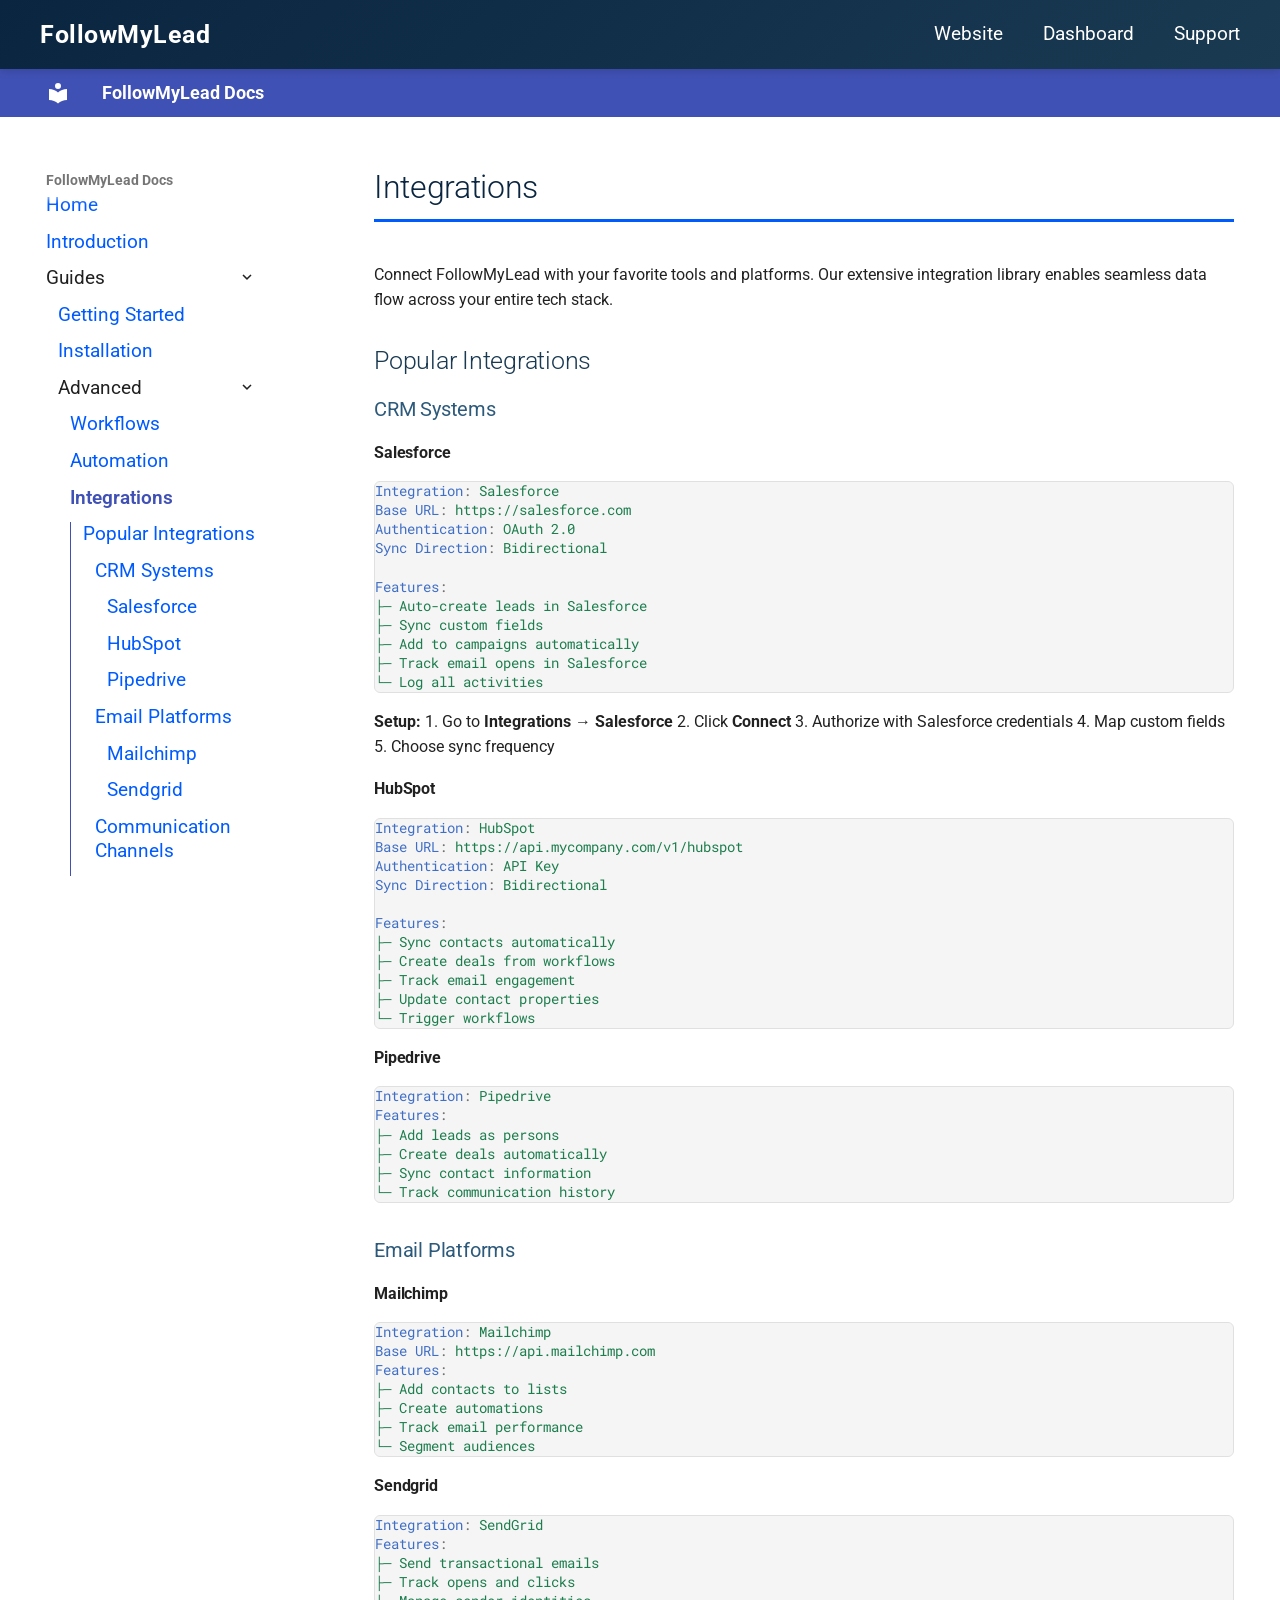
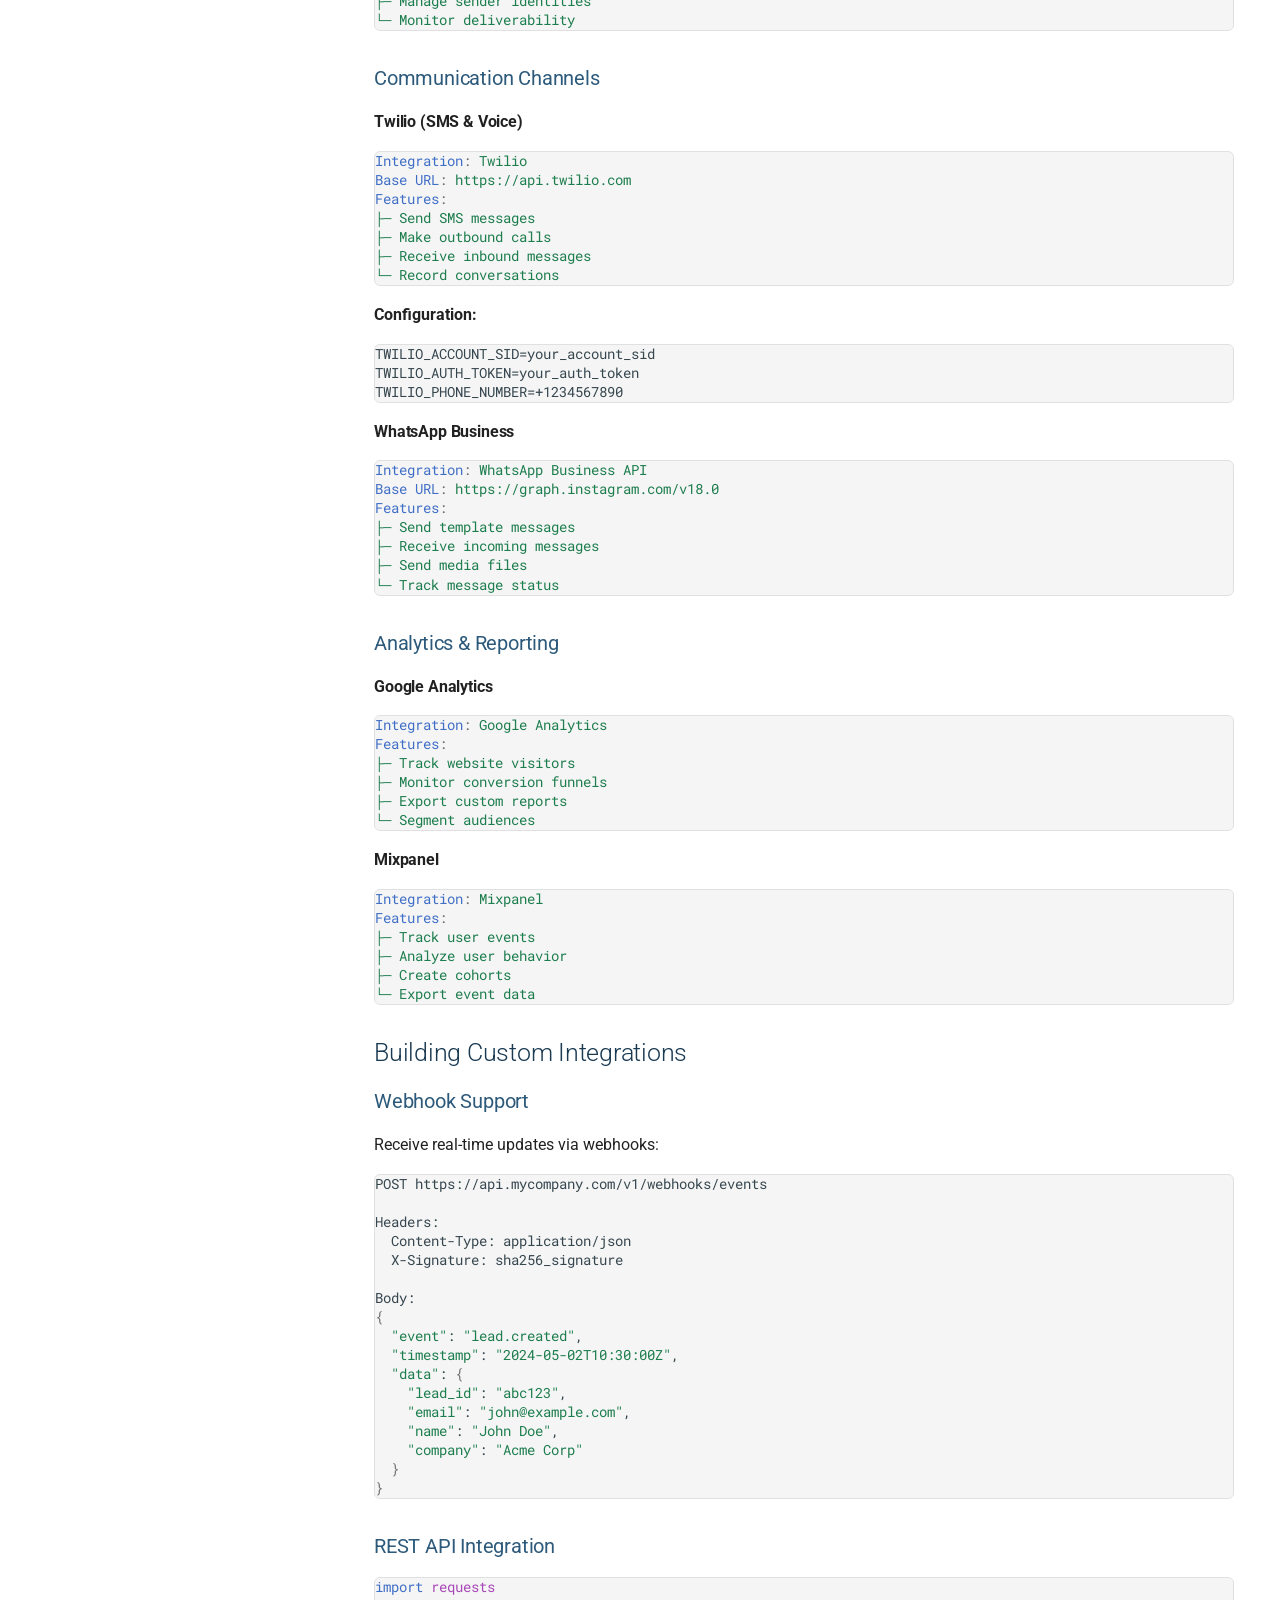
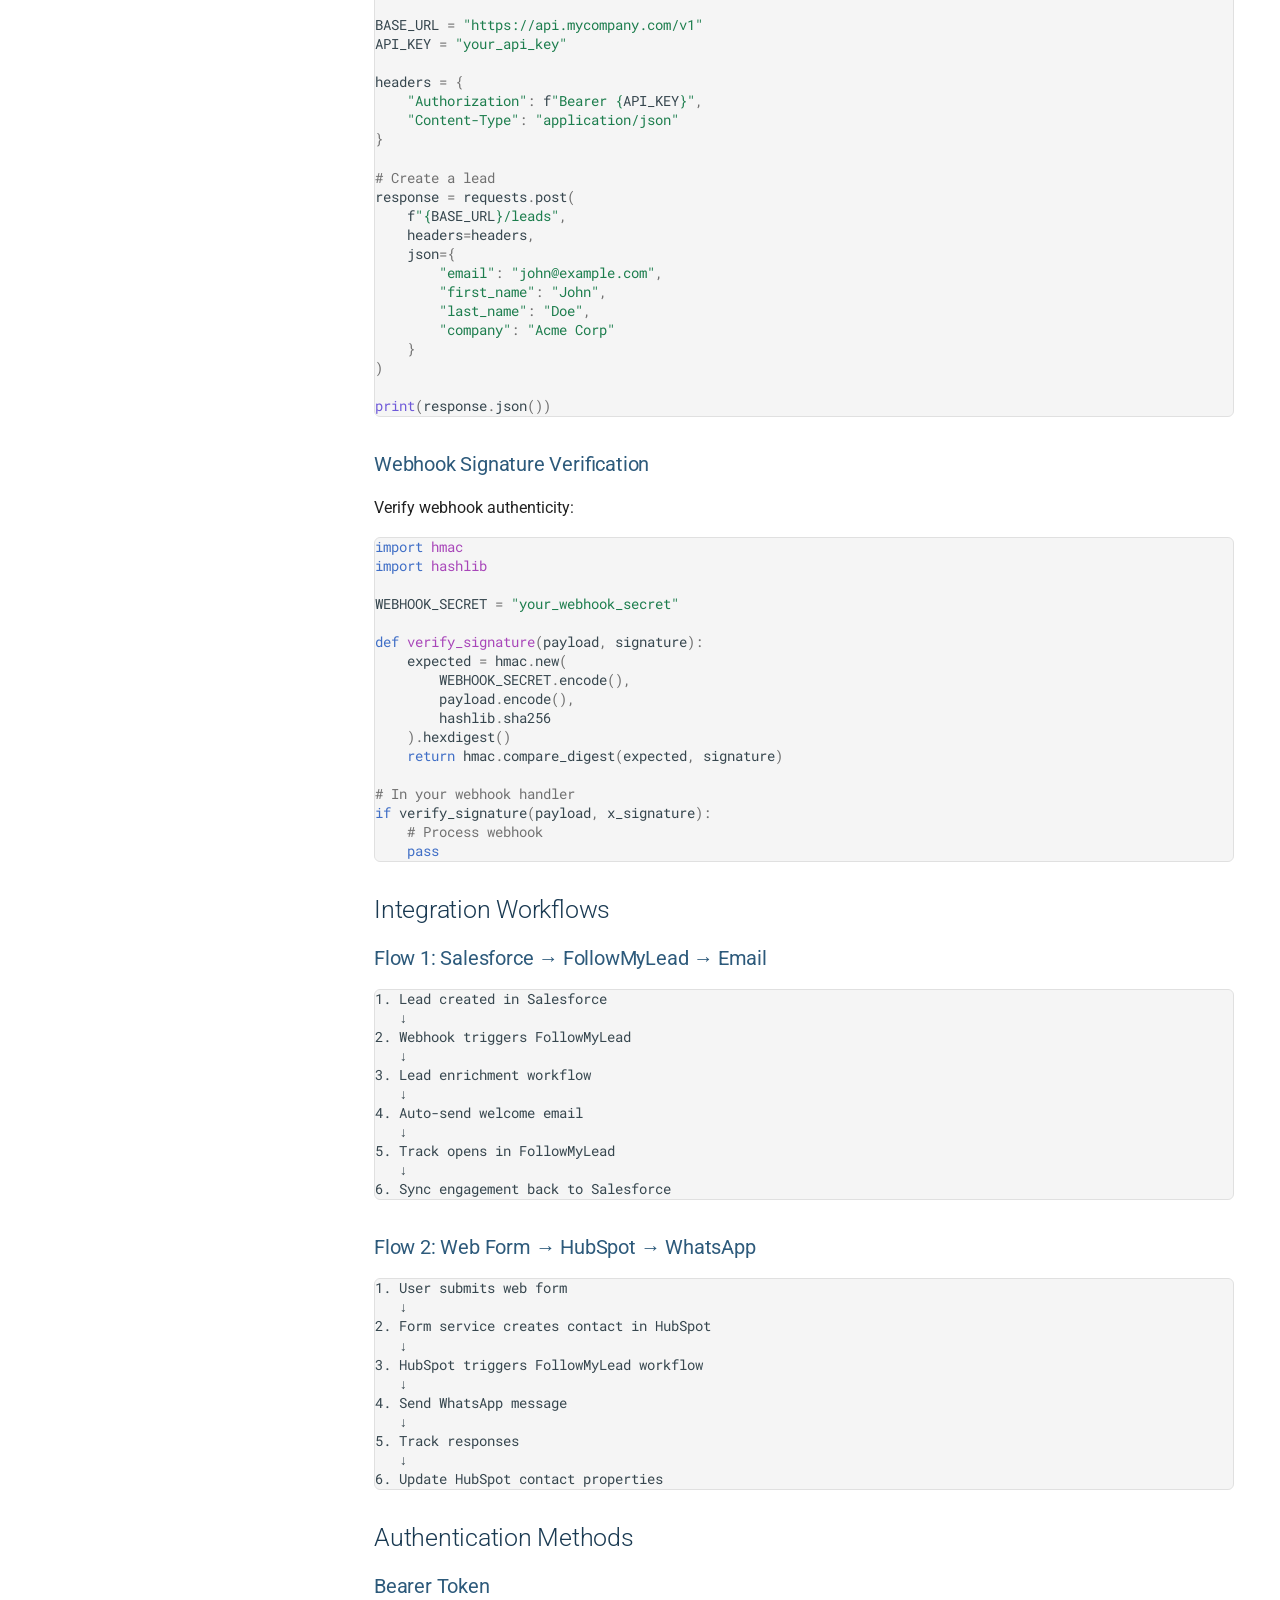
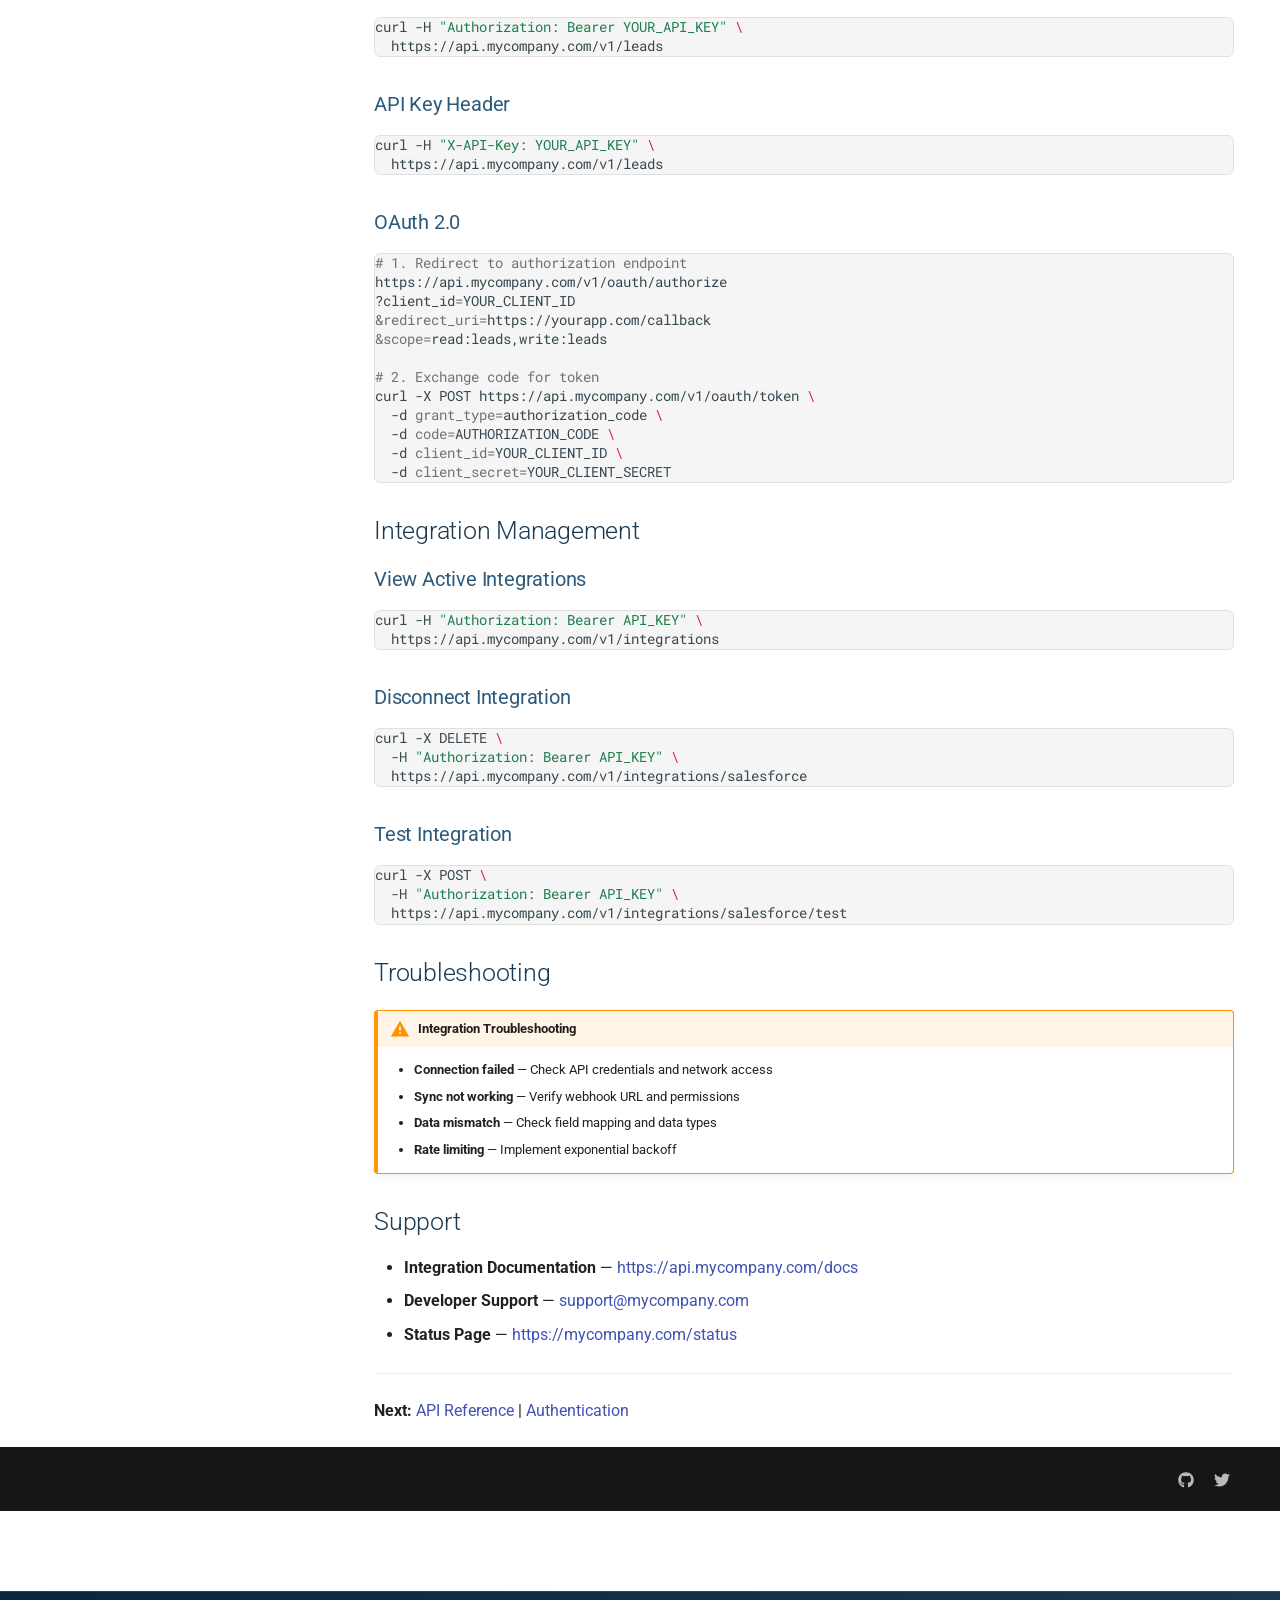
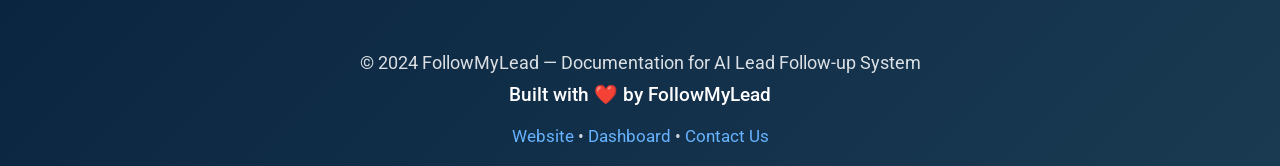
<file: guides/advanced/integrations/index.html>
<!doctype html>
<html lang="en" class="no-js">
  <head>
    
      <meta charset="utf-8">
      <meta name="viewport" content="width=device-width,initial-scale=1">
      
        <meta name="description" content="Documentation for AI Lead Follow-up System">
      
      
      
        <link rel="canonical" href="https://docs.mycompany.com/guides/advanced/integrations/">
      
      
        <link rel="prev" href="../automation/">
      
      
        <link rel="next" href="../../../api/overview/">
      
      
        
      
      
      <link rel="icon" href="../../../assets/favicon.png">
      <meta name="generator" content="mkdocs-1.6.1, mkdocs-material-9.7.6">
    
    
      
        <title>Integrations - FollowMyLead Docs</title>
      
    
    
      <link rel="stylesheet" href="../../../assets/stylesheets/main.484c7ddc.min.css">
      
      


    
    
      
    
    
      
        
        
        <link rel="preconnect" href="https://fonts.gstatic.com" crossorigin>
        <link rel="stylesheet" href="https://fonts.googleapis.com/css?family=Roboto:300,300i,400,400i,700,700i%7CRoboto+Mono:400,400i,700,700i&display=fallback">
        <style>:root{--md-text-font:"Roboto";--md-code-font:"Roboto Mono"}</style>
      
    
    
      <link rel="stylesheet" href="../../../assets/custom.css">
    
    <script>__md_scope=new URL("../../..",location),__md_hash=e=>[...e].reduce(((e,_)=>(e<<5)-e+_.charCodeAt(0)),0),__md_get=(e,_=localStorage,t=__md_scope)=>JSON.parse(_.getItem(t.pathname+"."+e)),__md_set=(e,_,t=localStorage,a=__md_scope)=>{try{t.setItem(a.pathname+"."+e,JSON.stringify(_))}catch(e){}}</script>
    
      

    
    
  </head>
  
  
    <body dir="ltr">
  
    
    <input class="md-toggle" data-md-toggle="drawer" type="checkbox" id="__drawer" autocomplete="off">
    <input class="md-toggle" data-md-toggle="search" type="checkbox" id="__search" autocomplete="off">
    <label class="md-overlay" for="__drawer"></label>
    <div data-md-component="skip">
      
        
        <a href="#integrations" class="md-skip">
          Skip to content
        </a>
      
    </div>
    <div data-md-component="announce">
      
    </div>
    
    
<header class="company-header">
  <div class="header-container">
    <div class="header-brand">
      <span class="company-name">FollowMyLead</span>
    </div>
    <nav class="header-nav">
      <a href="https://mycompany.com" class="header-link">Website</a>
      <a href="https://dashboard.mycompany.com" class="header-link">Dashboard</a>
      <a href="mailto:support@mycompany.com" class="header-link">Support</a>
    </nav>
  </div>
</header>

      

  

<header class="md-header md-header--shadow" data-md-component="header">
  <nav class="md-header__inner md-grid" aria-label="Header">
    <a href="../../.." title="FollowMyLead Docs" class="md-header__button md-logo" aria-label="FollowMyLead Docs" data-md-component="logo">
      
  
  <svg xmlns="http://www.w3.org/2000/svg" viewBox="0 0 24 24"><path d="M12 8a3 3 0 0 0 3-3 3 3 0 0 0-3-3 3 3 0 0 0-3 3 3 3 0 0 0 3 3m0 3.54C9.64 9.35 6.5 8 3 8v11c3.5 0 6.64 1.35 9 3.54 2.36-2.19 5.5-3.54 9-3.54V8c-3.5 0-6.64 1.35-9 3.54"/></svg>

    </a>
    <label class="md-header__button md-icon" for="__drawer">
      
      <svg xmlns="http://www.w3.org/2000/svg" viewBox="0 0 24 24"><path d="M3 6h18v2H3zm0 5h18v2H3zm0 5h18v2H3z"/></svg>
    </label>
    <div class="md-header__title" data-md-component="header-title">
      <div class="md-header__ellipsis">
        <div class="md-header__topic">
          <span class="md-ellipsis">
            FollowMyLead Docs
          </span>
        </div>
        <div class="md-header__topic" data-md-component="header-topic">
          <span class="md-ellipsis">
            
              Integrations
            
          </span>
        </div>
      </div>
    </div>
    
    
      <script>var palette=__md_get("__palette");if(palette&&palette.color){if("(prefers-color-scheme)"===palette.color.media){var media=matchMedia("(prefers-color-scheme: light)"),input=document.querySelector(media.matches?"[data-md-color-media='(prefers-color-scheme: light)']":"[data-md-color-media='(prefers-color-scheme: dark)']");palette.color.media=input.getAttribute("data-md-color-media"),palette.color.scheme=input.getAttribute("data-md-color-scheme"),palette.color.primary=input.getAttribute("data-md-color-primary"),palette.color.accent=input.getAttribute("data-md-color-accent")}for(var[key,value]of Object.entries(palette.color))document.body.setAttribute("data-md-color-"+key,value)}</script>
    
    
    
    
  </nav>
  
</header>
    

    <div class="md-container" data-md-component="container">
      
      
        
          
        
      
      <main class="md-main" data-md-component="main">
        <div class="md-main__inner md-grid">
          
            
              
              <div class="md-sidebar md-sidebar--primary" data-md-component="sidebar" data-md-type="navigation" >
                <div class="md-sidebar__scrollwrap">
                  <div class="md-sidebar__inner">
                    



  

<nav class="md-nav md-nav--primary md-nav--integrated" aria-label="Navigation" data-md-level="0">
  <label class="md-nav__title" for="__drawer">
    <a href="../../.." title="FollowMyLead Docs" class="md-nav__button md-logo" aria-label="FollowMyLead Docs" data-md-component="logo">
      
  
  <svg xmlns="http://www.w3.org/2000/svg" viewBox="0 0 24 24"><path d="M12 8a3 3 0 0 0 3-3 3 3 0 0 0-3-3 3 3 0 0 0-3 3 3 3 0 0 0 3 3m0 3.54C9.64 9.35 6.5 8 3 8v11c3.5 0 6.64 1.35 9 3.54 2.36-2.19 5.5-3.54 9-3.54V8c-3.5 0-6.64 1.35-9 3.54"/></svg>

    </a>
    FollowMyLead Docs
  </label>
  
  <ul class="md-nav__list" data-md-scrollfix>
    
      
      
  
  
  
  
    <li class="md-nav__item">
      <a href="../../.." class="md-nav__link">
        
  
  
  <span class="md-ellipsis">
    
  
    Home
  

    
  </span>
  
  

      </a>
    </li>
  

    
      
      
  
  
  
  
    <li class="md-nav__item">
      <a href="../../../introduction/" class="md-nav__link">
        
  
  
  <span class="md-ellipsis">
    
  
    Introduction
  

    
  </span>
  
  

      </a>
    </li>
  

    
      
      
  
  
    
  
  
  
    
    
      
        
      
        
      
        
      
    
    
    
    
    <li class="md-nav__item md-nav__item--active md-nav__item--nested">
      
        
        
        <input class="md-nav__toggle md-toggle " type="checkbox" id="__nav_3" checked>
        
          
          <label class="md-nav__link" for="__nav_3" id="__nav_3_label" tabindex="0">
            
  
  
  <span class="md-ellipsis">
    
  
    Guides
  

    
  </span>
  
  

            <span class="md-nav__icon md-icon"></span>
          </label>
        
        <nav class="md-nav" data-md-level="1" aria-labelledby="__nav_3_label" aria-expanded="true">
          <label class="md-nav__title" for="__nav_3">
            <span class="md-nav__icon md-icon"></span>
            
  
    Guides
  

          </label>
          <ul class="md-nav__list" data-md-scrollfix>
            
              
                
  
  
  
  
    <li class="md-nav__item">
      <a href="../../getting-started/" class="md-nav__link">
        
  
  
  <span class="md-ellipsis">
    
  
    Getting Started
  

    
  </span>
  
  

      </a>
    </li>
  

              
            
              
                
  
  
  
  
    <li class="md-nav__item">
      <a href="../../installation/" class="md-nav__link">
        
  
  
  <span class="md-ellipsis">
    
  
    Installation
  

    
  </span>
  
  

      </a>
    </li>
  

              
            
              
                
  
  
    
  
  
  
    
    
      
        
      
        
      
        
      
    
    
    
    
    <li class="md-nav__item md-nav__item--active md-nav__item--nested">
      
        
        
        <input class="md-nav__toggle md-toggle " type="checkbox" id="__nav_3_3" checked>
        
          
          <label class="md-nav__link" for="__nav_3_3" id="__nav_3_3_label" tabindex="0">
            
  
  
  <span class="md-ellipsis">
    
  
    Advanced
  

    
  </span>
  
  

            <span class="md-nav__icon md-icon"></span>
          </label>
        
        <nav class="md-nav" data-md-level="2" aria-labelledby="__nav_3_3_label" aria-expanded="true">
          <label class="md-nav__title" for="__nav_3_3">
            <span class="md-nav__icon md-icon"></span>
            
  
    Advanced
  

          </label>
          <ul class="md-nav__list" data-md-scrollfix>
            
              
                
  
  
  
  
    <li class="md-nav__item">
      <a href="../workflows/" class="md-nav__link">
        
  
  
  <span class="md-ellipsis">
    
  
    Workflows
  

    
  </span>
  
  

      </a>
    </li>
  

              
            
              
                
  
  
  
  
    <li class="md-nav__item">
      <a href="../automation/" class="md-nav__link">
        
  
  
  <span class="md-ellipsis">
    
  
    Automation
  

    
  </span>
  
  

      </a>
    </li>
  

              
            
              
                
  
  
    
  
  
  
    <li class="md-nav__item md-nav__item--active">
      
      <input class="md-nav__toggle md-toggle" type="checkbox" id="__toc">
      
      
        
      
      
        <label class="md-nav__link md-nav__link--active" for="__toc">
          
  
  
  <span class="md-ellipsis">
    
  
    Integrations
  

    
  </span>
  
  

          <span class="md-nav__icon md-icon"></span>
        </label>
      
      <a href="./" class="md-nav__link md-nav__link--active">
        
  
  
  <span class="md-ellipsis">
    
  
    Integrations
  

    
  </span>
  
  

      </a>
      
        

<nav class="md-nav md-nav--secondary" aria-label="Table of contents">
  
  
  
    
  
  
    <label class="md-nav__title" for="__toc">
      <span class="md-nav__icon md-icon"></span>
      Table of contents
    </label>
    <ul class="md-nav__list" data-md-component="toc" data-md-scrollfix>
      
        <li class="md-nav__item">
  <a href="#popular-integrations" class="md-nav__link">
    <span class="md-ellipsis">
      
        Popular Integrations
      
    </span>
  </a>
  
    <nav class="md-nav" aria-label="Popular Integrations">
      <ul class="md-nav__list">
        
          <li class="md-nav__item">
  <a href="#crm-systems" class="md-nav__link">
    <span class="md-ellipsis">
      
        CRM Systems
      
    </span>
  </a>
  
    <nav class="md-nav" aria-label="CRM Systems">
      <ul class="md-nav__list">
        
          <li class="md-nav__item">
  <a href="#salesforce" class="md-nav__link">
    <span class="md-ellipsis">
      
        Salesforce
      
    </span>
  </a>
  
</li>
        
          <li class="md-nav__item">
  <a href="#hubspot" class="md-nav__link">
    <span class="md-ellipsis">
      
        HubSpot
      
    </span>
  </a>
  
</li>
        
          <li class="md-nav__item">
  <a href="#pipedrive" class="md-nav__link">
    <span class="md-ellipsis">
      
        Pipedrive
      
    </span>
  </a>
  
</li>
        
      </ul>
    </nav>
  
</li>
        
          <li class="md-nav__item">
  <a href="#email-platforms" class="md-nav__link">
    <span class="md-ellipsis">
      
        Email Platforms
      
    </span>
  </a>
  
    <nav class="md-nav" aria-label="Email Platforms">
      <ul class="md-nav__list">
        
          <li class="md-nav__item">
  <a href="#mailchimp" class="md-nav__link">
    <span class="md-ellipsis">
      
        Mailchimp
      
    </span>
  </a>
  
</li>
        
          <li class="md-nav__item">
  <a href="#sendgrid" class="md-nav__link">
    <span class="md-ellipsis">
      
        Sendgrid
      
    </span>
  </a>
  
</li>
        
      </ul>
    </nav>
  
</li>
        
          <li class="md-nav__item">
  <a href="#communication-channels" class="md-nav__link">
    <span class="md-ellipsis">
      
        Communication Channels
      
    </span>
  </a>
  
    <nav class="md-nav" aria-label="Communication Channels">
      <ul class="md-nav__list">
        
          <li class="md-nav__item">
  <a href="#twilio-sms-voice" class="md-nav__link">
    <span class="md-ellipsis">
      
        Twilio (SMS &amp; Voice)
      
    </span>
  </a>
  
</li>
        
          <li class="md-nav__item">
  <a href="#whatsapp-business" class="md-nav__link">
    <span class="md-ellipsis">
      
        WhatsApp Business
      
    </span>
  </a>
  
</li>
        
      </ul>
    </nav>
  
</li>
        
          <li class="md-nav__item">
  <a href="#analytics-reporting" class="md-nav__link">
    <span class="md-ellipsis">
      
        Analytics &amp; Reporting
      
    </span>
  </a>
  
    <nav class="md-nav" aria-label="Analytics &amp; Reporting">
      <ul class="md-nav__list">
        
          <li class="md-nav__item">
  <a href="#google-analytics" class="md-nav__link">
    <span class="md-ellipsis">
      
        Google Analytics
      
    </span>
  </a>
  
</li>
        
          <li class="md-nav__item">
  <a href="#mixpanel" class="md-nav__link">
    <span class="md-ellipsis">
      
        Mixpanel
      
    </span>
  </a>
  
</li>
        
      </ul>
    </nav>
  
</li>
        
      </ul>
    </nav>
  
</li>
      
        <li class="md-nav__item">
  <a href="#building-custom-integrations" class="md-nav__link">
    <span class="md-ellipsis">
      
        Building Custom Integrations
      
    </span>
  </a>
  
    <nav class="md-nav" aria-label="Building Custom Integrations">
      <ul class="md-nav__list">
        
          <li class="md-nav__item">
  <a href="#webhook-support" class="md-nav__link">
    <span class="md-ellipsis">
      
        Webhook Support
      
    </span>
  </a>
  
</li>
        
          <li class="md-nav__item">
  <a href="#rest-api-integration" class="md-nav__link">
    <span class="md-ellipsis">
      
        REST API Integration
      
    </span>
  </a>
  
</li>
        
          <li class="md-nav__item">
  <a href="#webhook-signature-verification" class="md-nav__link">
    <span class="md-ellipsis">
      
        Webhook Signature Verification
      
    </span>
  </a>
  
</li>
        
      </ul>
    </nav>
  
</li>
      
        <li class="md-nav__item">
  <a href="#integration-workflows" class="md-nav__link">
    <span class="md-ellipsis">
      
        Integration Workflows
      
    </span>
  </a>
  
    <nav class="md-nav" aria-label="Integration Workflows">
      <ul class="md-nav__list">
        
          <li class="md-nav__item">
  <a href="#flow-1-salesforce-followmylead-email" class="md-nav__link">
    <span class="md-ellipsis">
      
        Flow 1: Salesforce → FollowMyLead → Email
      
    </span>
  </a>
  
</li>
        
          <li class="md-nav__item">
  <a href="#flow-2-web-form-hubspot-whatsapp" class="md-nav__link">
    <span class="md-ellipsis">
      
        Flow 2: Web Form → HubSpot → WhatsApp
      
    </span>
  </a>
  
</li>
        
      </ul>
    </nav>
  
</li>
      
        <li class="md-nav__item">
  <a href="#authentication-methods" class="md-nav__link">
    <span class="md-ellipsis">
      
        Authentication Methods
      
    </span>
  </a>
  
    <nav class="md-nav" aria-label="Authentication Methods">
      <ul class="md-nav__list">
        
          <li class="md-nav__item">
  <a href="#bearer-token" class="md-nav__link">
    <span class="md-ellipsis">
      
        Bearer Token
      
    </span>
  </a>
  
</li>
        
          <li class="md-nav__item">
  <a href="#api-key-header" class="md-nav__link">
    <span class="md-ellipsis">
      
        API Key Header
      
    </span>
  </a>
  
</li>
        
          <li class="md-nav__item">
  <a href="#oauth-20" class="md-nav__link">
    <span class="md-ellipsis">
      
        OAuth 2.0
      
    </span>
  </a>
  
</li>
        
      </ul>
    </nav>
  
</li>
      
        <li class="md-nav__item">
  <a href="#integration-management" class="md-nav__link">
    <span class="md-ellipsis">
      
        Integration Management
      
    </span>
  </a>
  
    <nav class="md-nav" aria-label="Integration Management">
      <ul class="md-nav__list">
        
          <li class="md-nav__item">
  <a href="#view-active-integrations" class="md-nav__link">
    <span class="md-ellipsis">
      
        View Active Integrations
      
    </span>
  </a>
  
</li>
        
          <li class="md-nav__item">
  <a href="#disconnect-integration" class="md-nav__link">
    <span class="md-ellipsis">
      
        Disconnect Integration
      
    </span>
  </a>
  
</li>
        
          <li class="md-nav__item">
  <a href="#test-integration" class="md-nav__link">
    <span class="md-ellipsis">
      
        Test Integration
      
    </span>
  </a>
  
</li>
        
      </ul>
    </nav>
  
</li>
      
        <li class="md-nav__item">
  <a href="#troubleshooting" class="md-nav__link">
    <span class="md-ellipsis">
      
        Troubleshooting
      
    </span>
  </a>
  
</li>
      
        <li class="md-nav__item">
  <a href="#support" class="md-nav__link">
    <span class="md-ellipsis">
      
        Support
      
    </span>
  </a>
  
</li>
      
    </ul>
  
</nav>
      
    </li>
  

              
            
          </ul>
        </nav>
      
    </li>
  

              
            
          </ul>
        </nav>
      
    </li>
  

    
      
      
  
  
  
  
    
    
      
        
      
        
      
        
      
    
    
    
    
    <li class="md-nav__item md-nav__item--nested">
      
        
        
        <input class="md-nav__toggle md-toggle " type="checkbox" id="__nav_4" >
        
          
          <label class="md-nav__link" for="__nav_4" id="__nav_4_label" tabindex="0">
            
  
  
  <span class="md-ellipsis">
    
  
    API Reference
  

    
  </span>
  
  

            <span class="md-nav__icon md-icon"></span>
          </label>
        
        <nav class="md-nav" data-md-level="1" aria-labelledby="__nav_4_label" aria-expanded="false">
          <label class="md-nav__title" for="__nav_4">
            <span class="md-nav__icon md-icon"></span>
            
  
    API Reference
  

          </label>
          <ul class="md-nav__list" data-md-scrollfix>
            
              
                
  
  
  
  
    <li class="md-nav__item">
      <a href="../../../api/overview/" class="md-nav__link">
        
  
  
  <span class="md-ellipsis">
    
  
    Overview
  

    
  </span>
  
  

      </a>
    </li>
  

              
            
              
                
  
  
  
  
    <li class="md-nav__item">
      <a href="../../../api/auth/" class="md-nav__link">
        
  
  
  <span class="md-ellipsis">
    
  
    Authentication
  

    
  </span>
  
  

      </a>
    </li>
  

              
            
              
                
  
  
  
  
    <li class="md-nav__item">
      <a href="../../../api/endpoints/" class="md-nav__link">
        
  
  
  <span class="md-ellipsis">
    
  
    Endpoints
  

    
  </span>
  
  

      </a>
    </li>
  

              
            
          </ul>
        </nav>
      
    </li>
  

    
  </ul>
</nav>
                  </div>
                </div>
              </div>
            
            
          
          
            <div class="md-content" data-md-component="content">
              
              <article class="md-content__inner md-typeset">
                
                  



<h1 id="integrations">Integrations<a class="headerlink" href="#integrations" title="Permanent link">&para;</a></h1>
<p>Connect FollowMyLead with your favorite tools and platforms. Our extensive integration library enables seamless data flow across your entire tech stack.</p>
<h2 id="popular-integrations">Popular Integrations<a class="headerlink" href="#popular-integrations" title="Permanent link">&para;</a></h2>
<h3 id="crm-systems">CRM Systems<a class="headerlink" href="#crm-systems" title="Permanent link">&para;</a></h3>
<h4 id="salesforce">Salesforce<a class="headerlink" href="#salesforce" title="Permanent link">&para;</a></h4>
<div class="highlight"><pre><span></span><code><span class="nt">Integration</span><span class="p">:</span><span class="w"> </span><span class="l l-Scalar l-Scalar-Plain">Salesforce</span>
<span class="nt">Base URL</span><span class="p">:</span><span class="w"> </span><span class="l l-Scalar l-Scalar-Plain">https://salesforce.com</span>
<span class="nt">Authentication</span><span class="p">:</span><span class="w"> </span><span class="l l-Scalar l-Scalar-Plain">OAuth 2.0</span>
<span class="nt">Sync Direction</span><span class="p">:</span><span class="w"> </span><span class="l l-Scalar l-Scalar-Plain">Bidirectional</span>

<span class="nt">Features</span><span class="p">:</span>
<span class="l l-Scalar l-Scalar-Plain">├─ Auto-create leads in Salesforce</span>
<span class="l l-Scalar l-Scalar-Plain">├─ Sync custom fields</span>
<span class="l l-Scalar l-Scalar-Plain">├─ Add to campaigns automatically</span>
<span class="l l-Scalar l-Scalar-Plain">├─ Track email opens in Salesforce</span>
<span class="l l-Scalar l-Scalar-Plain">└─ Log all activities</span>
</code></pre></div>
<p><strong>Setup:</strong>
1. Go to <strong>Integrations</strong> → <strong>Salesforce</strong>
2. Click <strong>Connect</strong>
3. Authorize with Salesforce credentials
4. Map custom fields
5. Choose sync frequency</p>
<h4 id="hubspot">HubSpot<a class="headerlink" href="#hubspot" title="Permanent link">&para;</a></h4>
<div class="highlight"><pre><span></span><code><span class="nt">Integration</span><span class="p">:</span><span class="w"> </span><span class="l l-Scalar l-Scalar-Plain">HubSpot</span>
<span class="nt">Base URL</span><span class="p">:</span><span class="w"> </span><span class="l l-Scalar l-Scalar-Plain">https://api.mycompany.com/v1/hubspot</span>
<span class="nt">Authentication</span><span class="p">:</span><span class="w"> </span><span class="l l-Scalar l-Scalar-Plain">API Key</span>
<span class="nt">Sync Direction</span><span class="p">:</span><span class="w"> </span><span class="l l-Scalar l-Scalar-Plain">Bidirectional</span>

<span class="nt">Features</span><span class="p">:</span>
<span class="l l-Scalar l-Scalar-Plain">├─ Sync contacts automatically</span>
<span class="l l-Scalar l-Scalar-Plain">├─ Create deals from workflows</span>
<span class="l l-Scalar l-Scalar-Plain">├─ Track email engagement</span>
<span class="l l-Scalar l-Scalar-Plain">├─ Update contact properties</span>
<span class="l l-Scalar l-Scalar-Plain">└─ Trigger workflows</span>
</code></pre></div>
<h4 id="pipedrive">Pipedrive<a class="headerlink" href="#pipedrive" title="Permanent link">&para;</a></h4>
<div class="highlight"><pre><span></span><code><span class="nt">Integration</span><span class="p">:</span><span class="w"> </span><span class="l l-Scalar l-Scalar-Plain">Pipedrive</span>
<span class="nt">Features</span><span class="p">:</span>
<span class="l l-Scalar l-Scalar-Plain">├─ Add leads as persons</span>
<span class="l l-Scalar l-Scalar-Plain">├─ Create deals automatically</span>
<span class="l l-Scalar l-Scalar-Plain">├─ Sync contact information</span>
<span class="l l-Scalar l-Scalar-Plain">└─ Track communication history</span>
</code></pre></div>
<h3 id="email-platforms">Email Platforms<a class="headerlink" href="#email-platforms" title="Permanent link">&para;</a></h3>
<h4 id="mailchimp">Mailchimp<a class="headerlink" href="#mailchimp" title="Permanent link">&para;</a></h4>
<div class="highlight"><pre><span></span><code><span class="nt">Integration</span><span class="p">:</span><span class="w"> </span><span class="l l-Scalar l-Scalar-Plain">Mailchimp</span>
<span class="nt">Base URL</span><span class="p">:</span><span class="w"> </span><span class="l l-Scalar l-Scalar-Plain">https://api.mailchimp.com</span>
<span class="nt">Features</span><span class="p">:</span>
<span class="l l-Scalar l-Scalar-Plain">├─ Add contacts to lists</span>
<span class="l l-Scalar l-Scalar-Plain">├─ Create automations</span>
<span class="l l-Scalar l-Scalar-Plain">├─ Track email performance</span>
<span class="l l-Scalar l-Scalar-Plain">└─ Segment audiences</span>
</code></pre></div>
<h4 id="sendgrid">Sendgrid<a class="headerlink" href="#sendgrid" title="Permanent link">&para;</a></h4>
<div class="highlight"><pre><span></span><code><span class="nt">Integration</span><span class="p">:</span><span class="w"> </span><span class="l l-Scalar l-Scalar-Plain">SendGrid</span>
<span class="nt">Features</span><span class="p">:</span>
<span class="l l-Scalar l-Scalar-Plain">├─ Send transactional emails</span>
<span class="l l-Scalar l-Scalar-Plain">├─ Track opens and clicks</span>
<span class="l l-Scalar l-Scalar-Plain">├─ Manage sender identities</span>
<span class="l l-Scalar l-Scalar-Plain">└─ Monitor deliverability</span>
</code></pre></div>
<h3 id="communication-channels">Communication Channels<a class="headerlink" href="#communication-channels" title="Permanent link">&para;</a></h3>
<h4 id="twilio-sms-voice">Twilio (SMS &amp; Voice)<a class="headerlink" href="#twilio-sms-voice" title="Permanent link">&para;</a></h4>
<div class="highlight"><pre><span></span><code><span class="nt">Integration</span><span class="p">:</span><span class="w"> </span><span class="l l-Scalar l-Scalar-Plain">Twilio</span>
<span class="nt">Base URL</span><span class="p">:</span><span class="w"> </span><span class="l l-Scalar l-Scalar-Plain">https://api.twilio.com</span>
<span class="nt">Features</span><span class="p">:</span>
<span class="l l-Scalar l-Scalar-Plain">├─ Send SMS messages</span>
<span class="l l-Scalar l-Scalar-Plain">├─ Make outbound calls</span>
<span class="l l-Scalar l-Scalar-Plain">├─ Receive inbound messages</span>
<span class="l l-Scalar l-Scalar-Plain">└─ Record conversations</span>
</code></pre></div>
<p><strong>Configuration:</strong>
<div class="highlight"><pre><span></span><code>TWILIO_ACCOUNT_SID=your_account_sid
TWILIO_AUTH_TOKEN=your_auth_token
TWILIO_PHONE_NUMBER=+1234567890
</code></pre></div></p>
<h4 id="whatsapp-business">WhatsApp Business<a class="headerlink" href="#whatsapp-business" title="Permanent link">&para;</a></h4>
<div class="highlight"><pre><span></span><code><span class="nt">Integration</span><span class="p">:</span><span class="w"> </span><span class="l l-Scalar l-Scalar-Plain">WhatsApp Business API</span>
<span class="nt">Base URL</span><span class="p">:</span><span class="w"> </span><span class="l l-Scalar l-Scalar-Plain">https://graph.instagram.com/v18.0</span>
<span class="nt">Features</span><span class="p">:</span>
<span class="l l-Scalar l-Scalar-Plain">├─ Send template messages</span>
<span class="l l-Scalar l-Scalar-Plain">├─ Receive incoming messages</span>
<span class="l l-Scalar l-Scalar-Plain">├─ Send media files</span>
<span class="l l-Scalar l-Scalar-Plain">└─ Track message status</span>
</code></pre></div>
<h3 id="analytics-reporting">Analytics &amp; Reporting<a class="headerlink" href="#analytics-reporting" title="Permanent link">&para;</a></h3>
<h4 id="google-analytics">Google Analytics<a class="headerlink" href="#google-analytics" title="Permanent link">&para;</a></h4>
<div class="highlight"><pre><span></span><code><span class="nt">Integration</span><span class="p">:</span><span class="w"> </span><span class="l l-Scalar l-Scalar-Plain">Google Analytics</span>
<span class="nt">Features</span><span class="p">:</span>
<span class="l l-Scalar l-Scalar-Plain">├─ Track website visitors</span>
<span class="l l-Scalar l-Scalar-Plain">├─ Monitor conversion funnels</span>
<span class="l l-Scalar l-Scalar-Plain">├─ Export custom reports</span>
<span class="l l-Scalar l-Scalar-Plain">└─ Segment audiences</span>
</code></pre></div>
<h4 id="mixpanel">Mixpanel<a class="headerlink" href="#mixpanel" title="Permanent link">&para;</a></h4>
<div class="highlight"><pre><span></span><code><span class="nt">Integration</span><span class="p">:</span><span class="w"> </span><span class="l l-Scalar l-Scalar-Plain">Mixpanel</span>
<span class="nt">Features</span><span class="p">:</span>
<span class="l l-Scalar l-Scalar-Plain">├─ Track user events</span>
<span class="l l-Scalar l-Scalar-Plain">├─ Analyze user behavior</span>
<span class="l l-Scalar l-Scalar-Plain">├─ Create cohorts</span>
<span class="l l-Scalar l-Scalar-Plain">└─ Export event data</span>
</code></pre></div>
<h2 id="building-custom-integrations">Building Custom Integrations<a class="headerlink" href="#building-custom-integrations" title="Permanent link">&para;</a></h2>
<h3 id="webhook-support">Webhook Support<a class="headerlink" href="#webhook-support" title="Permanent link">&para;</a></h3>
<p>Receive real-time updates via webhooks:</p>
<div class="highlight"><pre><span></span><code>POST<span class="w"> </span>https://api.mycompany.com/v1/webhooks/events

Headers:
<span class="w">  </span>Content-Type:<span class="w"> </span>application/json
<span class="w">  </span>X-Signature:<span class="w"> </span>sha256_signature

Body:
<span class="o">{</span>
<span class="w">  </span><span class="s2">&quot;event&quot;</span>:<span class="w"> </span><span class="s2">&quot;lead.created&quot;</span>,
<span class="w">  </span><span class="s2">&quot;timestamp&quot;</span>:<span class="w"> </span><span class="s2">&quot;2024-05-02T10:30:00Z&quot;</span>,
<span class="w">  </span><span class="s2">&quot;data&quot;</span>:<span class="w"> </span><span class="o">{</span>
<span class="w">    </span><span class="s2">&quot;lead_id&quot;</span>:<span class="w"> </span><span class="s2">&quot;abc123&quot;</span>,
<span class="w">    </span><span class="s2">&quot;email&quot;</span>:<span class="w"> </span><span class="s2">&quot;john@example.com&quot;</span>,
<span class="w">    </span><span class="s2">&quot;name&quot;</span>:<span class="w"> </span><span class="s2">&quot;John Doe&quot;</span>,
<span class="w">    </span><span class="s2">&quot;company&quot;</span>:<span class="w"> </span><span class="s2">&quot;Acme Corp&quot;</span>
<span class="w">  </span><span class="o">}</span>
<span class="o">}</span>
</code></pre></div>
<h3 id="rest-api-integration">REST API Integration<a class="headerlink" href="#rest-api-integration" title="Permanent link">&para;</a></h3>
<div class="highlight"><pre><span></span><code><span class="kn">import</span><span class="w"> </span><span class="nn">requests</span>

<span class="n">BASE_URL</span> <span class="o">=</span> <span class="s2">&quot;https://api.mycompany.com/v1&quot;</span>
<span class="n">API_KEY</span> <span class="o">=</span> <span class="s2">&quot;your_api_key&quot;</span>

<span class="n">headers</span> <span class="o">=</span> <span class="p">{</span>
    <span class="s2">&quot;Authorization&quot;</span><span class="p">:</span> <span class="sa">f</span><span class="s2">&quot;Bearer </span><span class="si">{</span><span class="n">API_KEY</span><span class="si">}</span><span class="s2">&quot;</span><span class="p">,</span>
    <span class="s2">&quot;Content-Type&quot;</span><span class="p">:</span> <span class="s2">&quot;application/json&quot;</span>
<span class="p">}</span>

<span class="c1"># Create a lead</span>
<span class="n">response</span> <span class="o">=</span> <span class="n">requests</span><span class="o">.</span><span class="n">post</span><span class="p">(</span>
    <span class="sa">f</span><span class="s2">&quot;</span><span class="si">{</span><span class="n">BASE_URL</span><span class="si">}</span><span class="s2">/leads&quot;</span><span class="p">,</span>
    <span class="n">headers</span><span class="o">=</span><span class="n">headers</span><span class="p">,</span>
    <span class="n">json</span><span class="o">=</span><span class="p">{</span>
        <span class="s2">&quot;email&quot;</span><span class="p">:</span> <span class="s2">&quot;john@example.com&quot;</span><span class="p">,</span>
        <span class="s2">&quot;first_name&quot;</span><span class="p">:</span> <span class="s2">&quot;John&quot;</span><span class="p">,</span>
        <span class="s2">&quot;last_name&quot;</span><span class="p">:</span> <span class="s2">&quot;Doe&quot;</span><span class="p">,</span>
        <span class="s2">&quot;company&quot;</span><span class="p">:</span> <span class="s2">&quot;Acme Corp&quot;</span>
    <span class="p">}</span>
<span class="p">)</span>

<span class="nb">print</span><span class="p">(</span><span class="n">response</span><span class="o">.</span><span class="n">json</span><span class="p">())</span>
</code></pre></div>
<h3 id="webhook-signature-verification">Webhook Signature Verification<a class="headerlink" href="#webhook-signature-verification" title="Permanent link">&para;</a></h3>
<p>Verify webhook authenticity:</p>
<div class="highlight"><pre><span></span><code><span class="kn">import</span><span class="w"> </span><span class="nn">hmac</span>
<span class="kn">import</span><span class="w"> </span><span class="nn">hashlib</span>

<span class="n">WEBHOOK_SECRET</span> <span class="o">=</span> <span class="s2">&quot;your_webhook_secret&quot;</span>

<span class="k">def</span><span class="w"> </span><span class="nf">verify_signature</span><span class="p">(</span><span class="n">payload</span><span class="p">,</span> <span class="n">signature</span><span class="p">):</span>
    <span class="n">expected</span> <span class="o">=</span> <span class="n">hmac</span><span class="o">.</span><span class="n">new</span><span class="p">(</span>
        <span class="n">WEBHOOK_SECRET</span><span class="o">.</span><span class="n">encode</span><span class="p">(),</span>
        <span class="n">payload</span><span class="o">.</span><span class="n">encode</span><span class="p">(),</span>
        <span class="n">hashlib</span><span class="o">.</span><span class="n">sha256</span>
    <span class="p">)</span><span class="o">.</span><span class="n">hexdigest</span><span class="p">()</span>
    <span class="k">return</span> <span class="n">hmac</span><span class="o">.</span><span class="n">compare_digest</span><span class="p">(</span><span class="n">expected</span><span class="p">,</span> <span class="n">signature</span><span class="p">)</span>

<span class="c1"># In your webhook handler</span>
<span class="k">if</span> <span class="n">verify_signature</span><span class="p">(</span><span class="n">payload</span><span class="p">,</span> <span class="n">x_signature</span><span class="p">):</span>
    <span class="c1"># Process webhook</span>
    <span class="k">pass</span>
</code></pre></div>
<h2 id="integration-workflows">Integration Workflows<a class="headerlink" href="#integration-workflows" title="Permanent link">&para;</a></h2>
<h3 id="flow-1-salesforce-followmylead-email">Flow 1: Salesforce → FollowMyLead → Email<a class="headerlink" href="#flow-1-salesforce-followmylead-email" title="Permanent link">&para;</a></h3>
<div class="highlight"><pre><span></span><code>1. Lead created in Salesforce
   ↓
2. Webhook triggers FollowMyLead
   ↓
3. Lead enrichment workflow
   ↓
4. Auto-send welcome email
   ↓
5. Track opens in FollowMyLead
   ↓
6. Sync engagement back to Salesforce
</code></pre></div>
<h3 id="flow-2-web-form-hubspot-whatsapp">Flow 2: Web Form → HubSpot → WhatsApp<a class="headerlink" href="#flow-2-web-form-hubspot-whatsapp" title="Permanent link">&para;</a></h3>
<div class="highlight"><pre><span></span><code>1. User submits web form
   ↓
2. Form service creates contact in HubSpot
   ↓
3. HubSpot triggers FollowMyLead workflow
   ↓
4. Send WhatsApp message
   ↓
5. Track responses
   ↓
6. Update HubSpot contact properties
</code></pre></div>
<h2 id="authentication-methods">Authentication Methods<a class="headerlink" href="#authentication-methods" title="Permanent link">&para;</a></h2>
<h3 id="bearer-token">Bearer Token<a class="headerlink" href="#bearer-token" title="Permanent link">&para;</a></h3>
<div class="highlight"><pre><span></span><code>curl<span class="w"> </span>-H<span class="w"> </span><span class="s2">&quot;Authorization: Bearer YOUR_API_KEY&quot;</span><span class="w"> </span><span class="se">\</span>
<span class="w">  </span>https://api.mycompany.com/v1/leads
</code></pre></div>
<h3 id="api-key-header">API Key Header<a class="headerlink" href="#api-key-header" title="Permanent link">&para;</a></h3>
<div class="highlight"><pre><span></span><code>curl<span class="w"> </span>-H<span class="w"> </span><span class="s2">&quot;X-API-Key: YOUR_API_KEY&quot;</span><span class="w"> </span><span class="se">\</span>
<span class="w">  </span>https://api.mycompany.com/v1/leads
</code></pre></div>
<h3 id="oauth-20">OAuth 2.0<a class="headerlink" href="#oauth-20" title="Permanent link">&para;</a></h3>
<div class="highlight"><pre><span></span><code><span class="c1"># 1. Redirect to authorization endpoint</span>
https://api.mycompany.com/v1/oauth/authorize
?client_id<span class="o">=</span>YOUR_CLIENT_ID
<span class="p">&amp;</span><span class="nv">redirect_uri</span><span class="o">=</span>https://yourapp.com/callback
<span class="p">&amp;</span><span class="nv">scope</span><span class="o">=</span>read:leads,write:leads

<span class="c1"># 2. Exchange code for token</span>
curl<span class="w"> </span>-X<span class="w"> </span>POST<span class="w"> </span>https://api.mycompany.com/v1/oauth/token<span class="w"> </span><span class="se">\</span>
<span class="w">  </span>-d<span class="w"> </span><span class="nv">grant_type</span><span class="o">=</span>authorization_code<span class="w"> </span><span class="se">\</span>
<span class="w">  </span>-d<span class="w"> </span><span class="nv">code</span><span class="o">=</span>AUTHORIZATION_CODE<span class="w"> </span><span class="se">\</span>
<span class="w">  </span>-d<span class="w"> </span><span class="nv">client_id</span><span class="o">=</span>YOUR_CLIENT_ID<span class="w"> </span><span class="se">\</span>
<span class="w">  </span>-d<span class="w"> </span><span class="nv">client_secret</span><span class="o">=</span>YOUR_CLIENT_SECRET
</code></pre></div>
<h2 id="integration-management">Integration Management<a class="headerlink" href="#integration-management" title="Permanent link">&para;</a></h2>
<h3 id="view-active-integrations">View Active Integrations<a class="headerlink" href="#view-active-integrations" title="Permanent link">&para;</a></h3>
<div class="highlight"><pre><span></span><code>curl<span class="w"> </span>-H<span class="w"> </span><span class="s2">&quot;Authorization: Bearer API_KEY&quot;</span><span class="w"> </span><span class="se">\</span>
<span class="w">  </span>https://api.mycompany.com/v1/integrations
</code></pre></div>
<h3 id="disconnect-integration">Disconnect Integration<a class="headerlink" href="#disconnect-integration" title="Permanent link">&para;</a></h3>
<div class="highlight"><pre><span></span><code>curl<span class="w"> </span>-X<span class="w"> </span>DELETE<span class="w"> </span><span class="se">\</span>
<span class="w">  </span>-H<span class="w"> </span><span class="s2">&quot;Authorization: Bearer API_KEY&quot;</span><span class="w"> </span><span class="se">\</span>
<span class="w">  </span>https://api.mycompany.com/v1/integrations/salesforce
</code></pre></div>
<h3 id="test-integration">Test Integration<a class="headerlink" href="#test-integration" title="Permanent link">&para;</a></h3>
<div class="highlight"><pre><span></span><code>curl<span class="w"> </span>-X<span class="w"> </span>POST<span class="w"> </span><span class="se">\</span>
<span class="w">  </span>-H<span class="w"> </span><span class="s2">&quot;Authorization: Bearer API_KEY&quot;</span><span class="w"> </span><span class="se">\</span>
<span class="w">  </span>https://api.mycompany.com/v1/integrations/salesforce/test
</code></pre></div>
<h2 id="troubleshooting">Troubleshooting<a class="headerlink" href="#troubleshooting" title="Permanent link">&para;</a></h2>
<div class="admonition warning">
<p class="admonition-title">Integration Troubleshooting</p>
<ul>
<li><strong>Connection failed</strong> — Check API credentials and network access</li>
<li><strong>Sync not working</strong> — Verify webhook URL and permissions</li>
<li><strong>Data mismatch</strong> — Check field mapping and data types</li>
<li><strong>Rate limiting</strong> — Implement exponential backoff</li>
</ul>
</div>
<h2 id="support">Support<a class="headerlink" href="#support" title="Permanent link">&para;</a></h2>
<ul>
<li><strong>Integration Documentation</strong> — <a href="https://api.mycompany.com/docs">https://api.mycompany.com/docs</a></li>
<li><strong>Developer Support</strong> — <a href="mailto:support@mycompany.com">support@mycompany.com</a></li>
<li><strong>Status Page</strong> — <a href="https://mycompany.com/status">https://mycompany.com/status</a></li>
</ul>
<hr />
<p><strong>Next:</strong> <a href="../../../api/overview/">API Reference</a> | <a href="../../../api/auth/">Authentication</a></p>












                
              </article>
            </div>
          
          
<script>var target=document.getElementById(location.hash.slice(1));target&&target.name&&(target.checked=target.name.startsWith("__tabbed_"))</script>
        </div>
        
          <button type="button" class="md-top md-icon" data-md-component="top" hidden>
  
  <svg xmlns="http://www.w3.org/2000/svg" viewBox="0 0 24 24"><path d="M13 20h-2V8l-5.5 5.5-1.42-1.42L12 4.16l7.92 7.92-1.42 1.42L13 8z"/></svg>
  Back to top
</button>
        
      </main>
      

        <footer class="md-footer">
  
  <div class="md-footer-meta md-typeset">
    <div class="md-footer-meta__inner md-grid">
      <div class="md-copyright">
  
  
</div>
      
        
<div class="md-social">
  
    
    
    
    
      
      
    
    <a href="https://github.com/mycompany" target="_blank" rel="noopener" title="github.com" class="md-social__link">
      <svg xmlns="http://www.w3.org/2000/svg" viewBox="0 0 512 512"><!--! Font Awesome Free 7.1.0 by @fontawesome - https://fontawesome.com License - https://fontawesome.com/license/free (Icons: CC BY 4.0, Fonts: SIL OFL 1.1, Code: MIT License) Copyright 2025 Fonticons, Inc.--><path d="M173.9 397.4c0 2-2.3 3.6-5.2 3.6-3.3.3-5.6-1.3-5.6-3.6 0-2 2.3-3.6 5.2-3.6 3-.3 5.6 1.3 5.6 3.6m-31.1-4.5c-.7 2 1.3 4.3 4.3 4.9 2.6 1 5.6 0 6.2-2s-1.3-4.3-4.3-5.2c-2.6-.7-5.5.3-6.2 2.3m44.2-1.7c-2.9.7-4.9 2.6-4.6 4.9.3 2 2.9 3.3 5.9 2.6 2.9-.7 4.9-2.6 4.6-4.6-.3-1.9-3-3.2-5.9-2.9M252.8 8C114.1 8 8 113.3 8 252c0 110.9 69.8 205.8 169.5 239.2 12.8 2.3 17.3-5.6 17.3-12.1 0-6.2-.3-40.4-.3-61.4 0 0-70 15-84.7-29.8 0 0-11.4-29.1-27.8-36.6 0 0-22.9-15.7 1.6-15.4 0 0 24.9 2 38.6 25.8 21.9 38.6 58.6 27.5 72.9 20.9 2.3-16 8.8-27.1 16-33.7-55.9-6.2-112.3-14.3-112.3-110.5 0-27.5 7.6-41.3 23.6-58.9-2.6-6.5-11.1-33.3 2.6-67.9 20.9-6.5 69 27 69 27 20-5.6 41.5-8.5 62.8-8.5s42.8 2.9 62.8 8.5c0 0 48.1-33.6 69-27 13.7 34.7 5.2 61.4 2.6 67.9 16 17.7 25.8 31.5 25.8 58.9 0 96.5-58.9 104.2-114.8 110.5 9.2 7.9 17 22.9 17 46.4 0 33.7-.3 75.4-.3 83.6 0 6.5 4.6 14.4 17.3 12.1C436.2 457.8 504 362.9 504 252 504 113.3 391.5 8 252.8 8M105.2 352.9c-1.3 1-1 3.3.7 5.2 1.6 1.6 3.9 2.3 5.2 1 1.3-1 1-3.3-.7-5.2-1.6-1.6-3.9-2.3-5.2-1m-10.8-8.1c-.7 1.3.3 2.9 2.3 3.9 1.6 1 3.6.7 4.3-.7.7-1.3-.3-2.9-2.3-3.9-2-.6-3.6-.3-4.3.7m32.4 35.6c-1.6 1.3-1 4.3 1.3 6.2 2.3 2.3 5.2 2.6 6.5 1 1.3-1.3.7-4.3-1.3-6.2-2.2-2.3-5.2-2.6-6.5-1m-11.4-14.7c-1.6 1-1.6 3.6 0 5.9s4.3 3.3 5.6 2.3c1.6-1.3 1.6-3.9 0-6.2-1.4-2.3-4-3.3-5.6-2"/></svg>
    </a>
  
    
    
    
    
      
      
    
    <a href="https://twitter.com/mycompany" target="_blank" rel="noopener" title="twitter.com" class="md-social__link">
      <svg xmlns="http://www.w3.org/2000/svg" viewBox="0 0 512 512"><!--! Font Awesome Free 7.1.0 by @fontawesome - https://fontawesome.com License - https://fontawesome.com/license/free (Icons: CC BY 4.0, Fonts: SIL OFL 1.1, Code: MIT License) Copyright 2025 Fonticons, Inc.--><path d="M459.4 151.7c.3 4.5.3 9.1.3 13.6 0 138.7-105.6 298.6-298.6 298.6-59.5 0-114.7-17.2-161.1-47.1 8.4 1 16.6 1.3 25.3 1.3 49.1 0 94.2-16.6 130.3-44.8-46.1-1-84.8-31.2-98.1-72.8 6.5 1 13 1.6 19.8 1.6 9.4 0 18.8-1.3 27.6-3.6-48.1-9.7-84.1-52-84.1-103v-1.3c14 7.8 30.2 12.7 47.4 13.3-28.3-18.8-46.8-51-46.8-87.4 0-19.5 5.2-37.4 14.3-53C87.4 130.8 165 172.4 252.1 176.9c-1.6-7.8-2.6-15.9-2.6-24C249.5 95.1 296.3 48 354.4 48c30.2 0 57.5 12.7 76.7 33.1 23.7-4.5 46.5-13.3 66.6-25.3-7.8 24.4-24.4 44.8-46.1 57.8 21.1-2.3 41.6-8.1 60.4-16.2-14.3 20.8-32.2 39.3-52.6 54.3"/></svg>
    </a>
  
</div>
      
    </div>
  </div>
</footer>
      
<footer class="company-footer">
  <div class="footer-container">
    <div class="footer-content">
      <p class="footer-copyright">
        © 2024 FollowMyLead — Documentation for AI Lead Follow-up System
      </p>
      <p class="footer-tagline">Built with ❤️ by FollowMyLead</p>
      <div class="footer-links">
        <a href="https://mycompany.com">Website</a>
        <span> • </span>
        <a href="https://dashboard.mycompany.com">Dashboard</a>
        <span> • </span>
        <a href="mailto:support@mycompany.com">Contact Us</a>
      </div>
    </div>
  </div>
</footer>

    </div>
    <div class="md-dialog" data-md-component="dialog">
      <div class="md-dialog__inner md-typeset"></div>
    </div>
    
    
    
      
      
      <script id="__config" type="application/json">{"annotate": null, "base": "../../..", "features": ["navigation.top", "navigation.indexes", "toc.integrate", "search.suggest", "search.highlight"], "search": "../../../assets/javascripts/workers/search.2c215733.min.js", "tags": null, "translations": {"clipboard.copied": "Copied to clipboard", "clipboard.copy": "Copy to clipboard", "search.result.more.one": "1 more on this page", "search.result.more.other": "# more on this page", "search.result.none": "No matching documents", "search.result.one": "1 matching document", "search.result.other": "# matching documents", "search.result.placeholder": "Type to start searching", "search.result.term.missing": "Missing", "select.version": "Select version"}, "version": null}</script>
    
    
      <script src="../../../assets/javascripts/bundle.79ae519e.min.js"></script>
      
    
  </body>
</html>
</file>
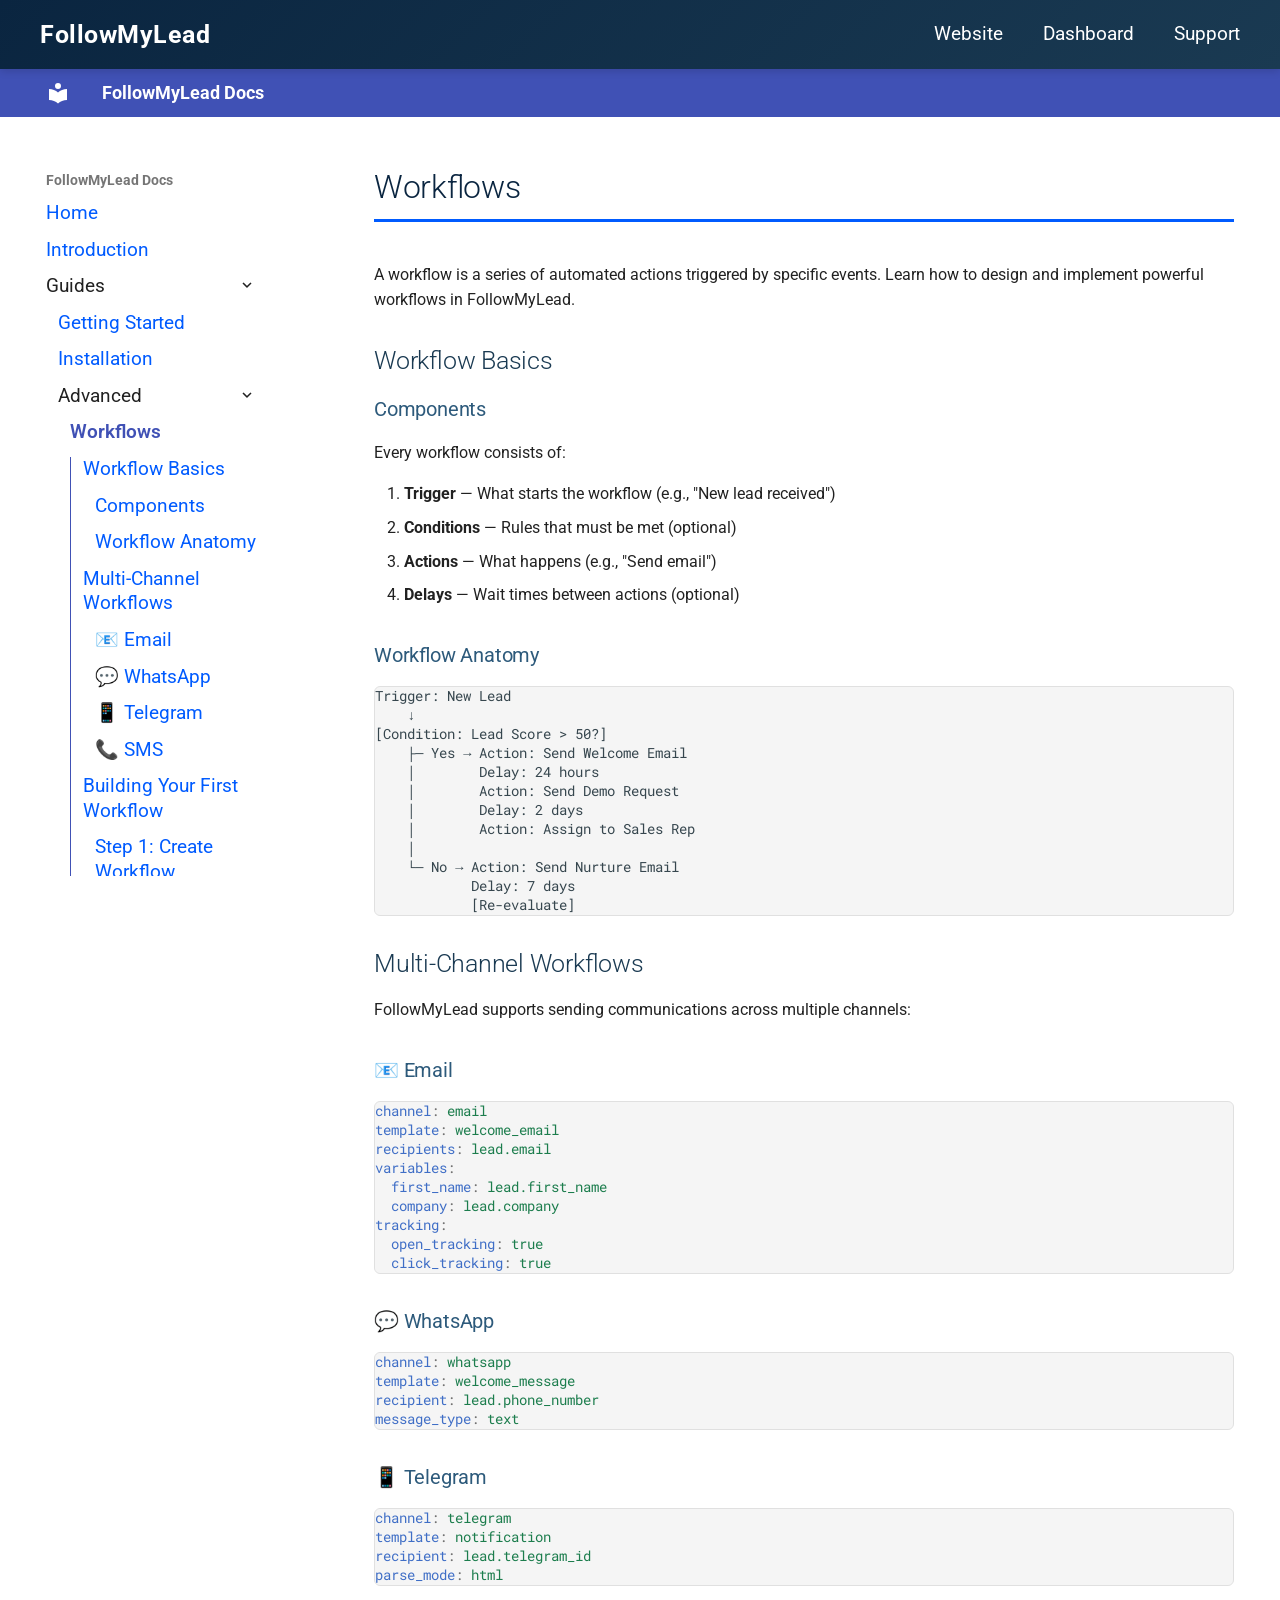
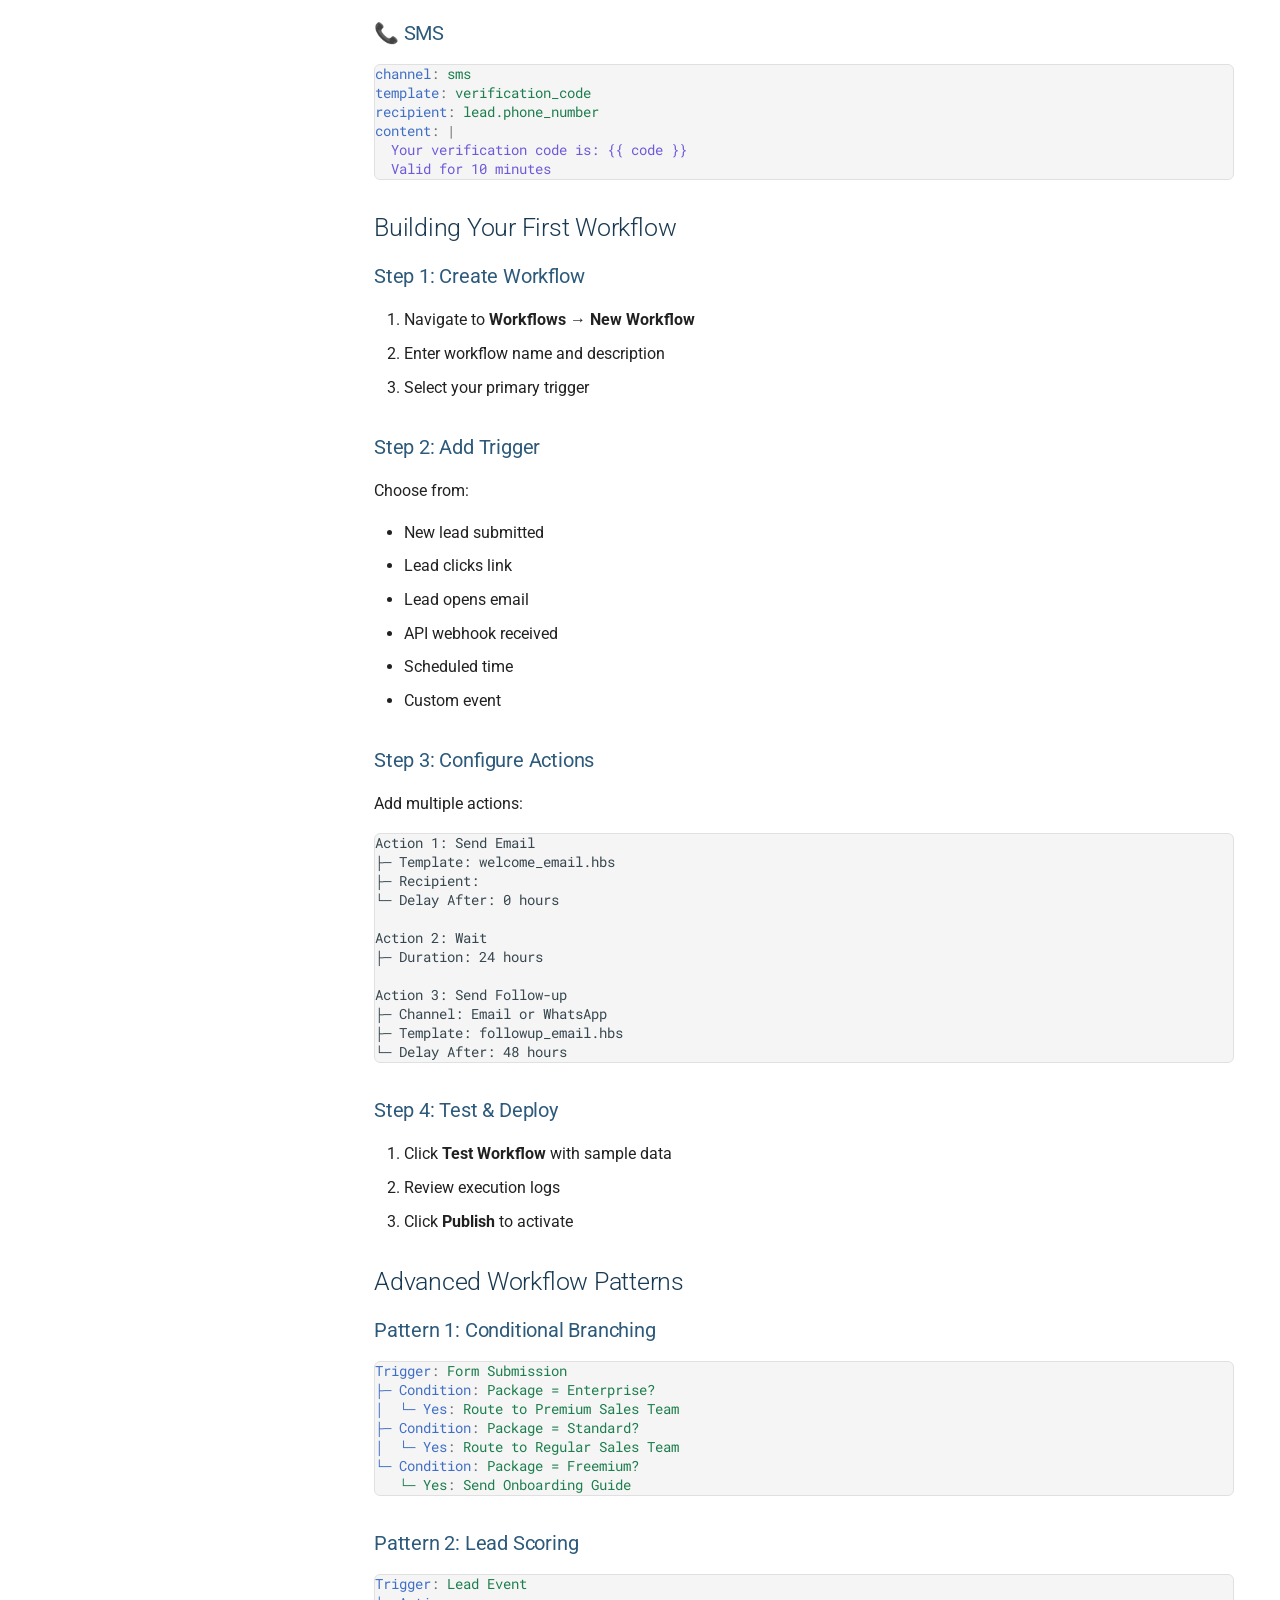
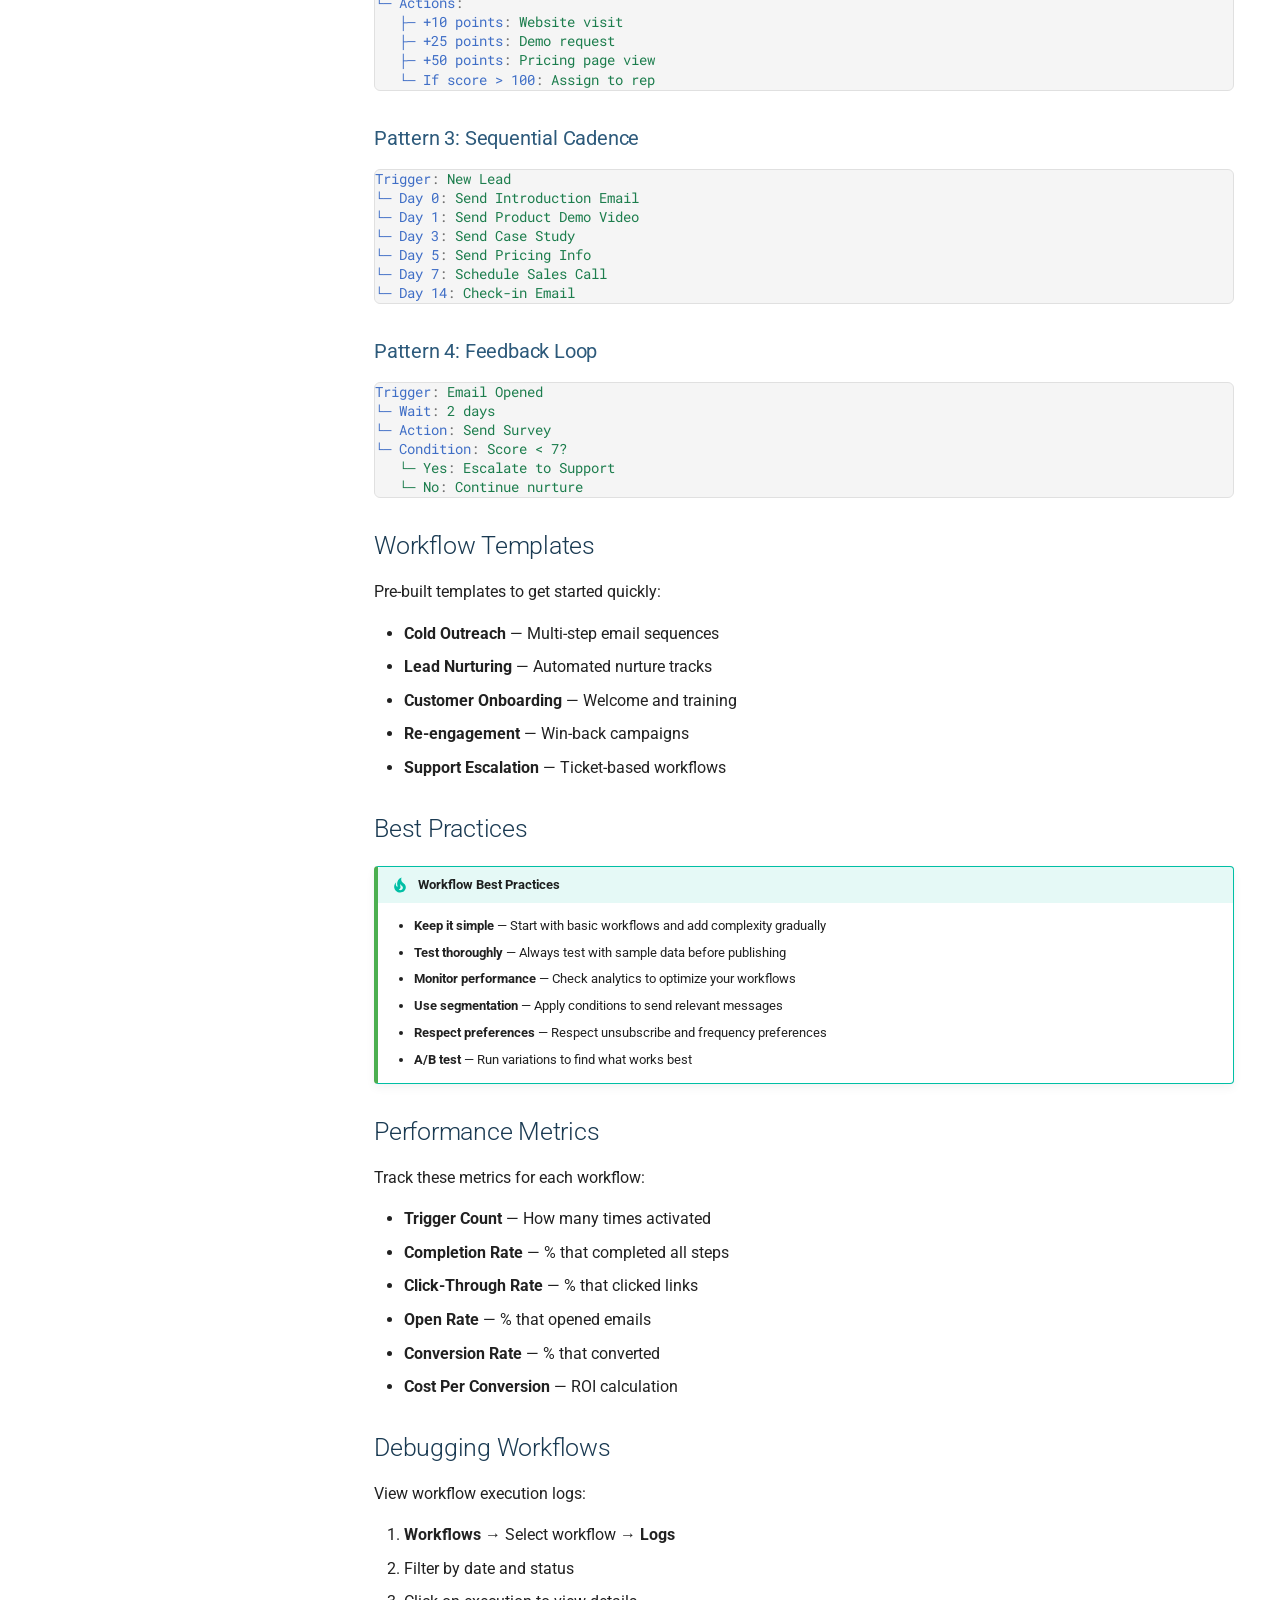
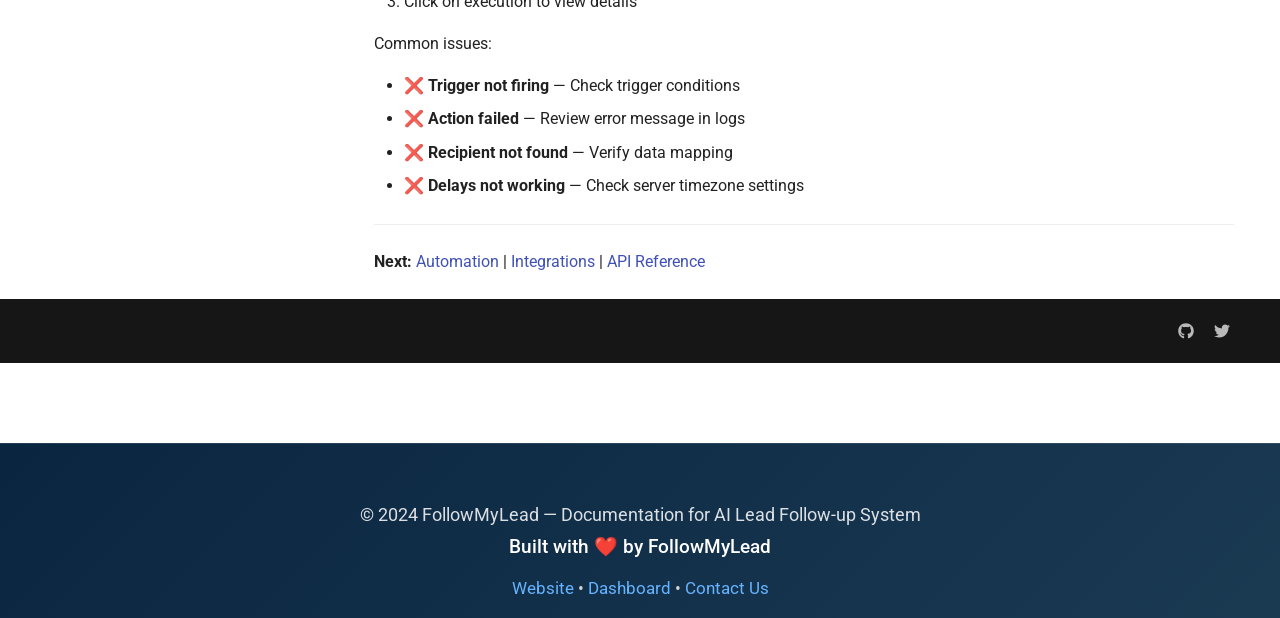
<file: guides/advanced/workflows/index.html>
<!doctype html>
<html lang="en" class="no-js">
  <head>
    
      <meta charset="utf-8">
      <meta name="viewport" content="width=device-width,initial-scale=1">
      
        <meta name="description" content="Documentation for AI Lead Follow-up System">
      
      
      
        <link rel="canonical" href="https://docs.mycompany.com/guides/advanced/workflows/">
      
      
        <link rel="prev" href="../../installation/">
      
      
        <link rel="next" href="../automation/">
      
      
        
      
      
      <link rel="icon" href="../../../assets/favicon.png">
      <meta name="generator" content="mkdocs-1.6.1, mkdocs-material-9.7.6">
    
    
      
        <title>Workflows - FollowMyLead Docs</title>
      
    
    
      <link rel="stylesheet" href="../../../assets/stylesheets/main.484c7ddc.min.css">
      
      


    
    
      
    
    
      
        
        
        <link rel="preconnect" href="https://fonts.gstatic.com" crossorigin>
        <link rel="stylesheet" href="https://fonts.googleapis.com/css?family=Roboto:300,300i,400,400i,700,700i%7CRoboto+Mono:400,400i,700,700i&display=fallback">
        <style>:root{--md-text-font:"Roboto";--md-code-font:"Roboto Mono"}</style>
      
    
    
      <link rel="stylesheet" href="../../../assets/custom.css">
    
    <script>__md_scope=new URL("../../..",location),__md_hash=e=>[...e].reduce(((e,_)=>(e<<5)-e+_.charCodeAt(0)),0),__md_get=(e,_=localStorage,t=__md_scope)=>JSON.parse(_.getItem(t.pathname+"."+e)),__md_set=(e,_,t=localStorage,a=__md_scope)=>{try{t.setItem(a.pathname+"."+e,JSON.stringify(_))}catch(e){}}</script>
    
      

    
    
  </head>
  
  
    <body dir="ltr">
  
    
    <input class="md-toggle" data-md-toggle="drawer" type="checkbox" id="__drawer" autocomplete="off">
    <input class="md-toggle" data-md-toggle="search" type="checkbox" id="__search" autocomplete="off">
    <label class="md-overlay" for="__drawer"></label>
    <div data-md-component="skip">
      
        
        <a href="#workflows" class="md-skip">
          Skip to content
        </a>
      
    </div>
    <div data-md-component="announce">
      
    </div>
    
    
<header class="company-header">
  <div class="header-container">
    <div class="header-brand">
      <span class="company-name">FollowMyLead</span>
    </div>
    <nav class="header-nav">
      <a href="https://mycompany.com" class="header-link">Website</a>
      <a href="https://dashboard.mycompany.com" class="header-link">Dashboard</a>
      <a href="mailto:support@mycompany.com" class="header-link">Support</a>
    </nav>
  </div>
</header>

      

  

<header class="md-header md-header--shadow" data-md-component="header">
  <nav class="md-header__inner md-grid" aria-label="Header">
    <a href="../../.." title="FollowMyLead Docs" class="md-header__button md-logo" aria-label="FollowMyLead Docs" data-md-component="logo">
      
  
  <svg xmlns="http://www.w3.org/2000/svg" viewBox="0 0 24 24"><path d="M12 8a3 3 0 0 0 3-3 3 3 0 0 0-3-3 3 3 0 0 0-3 3 3 3 0 0 0 3 3m0 3.54C9.64 9.35 6.5 8 3 8v11c3.5 0 6.64 1.35 9 3.54 2.36-2.19 5.5-3.54 9-3.54V8c-3.5 0-6.64 1.35-9 3.54"/></svg>

    </a>
    <label class="md-header__button md-icon" for="__drawer">
      
      <svg xmlns="http://www.w3.org/2000/svg" viewBox="0 0 24 24"><path d="M3 6h18v2H3zm0 5h18v2H3zm0 5h18v2H3z"/></svg>
    </label>
    <div class="md-header__title" data-md-component="header-title">
      <div class="md-header__ellipsis">
        <div class="md-header__topic">
          <span class="md-ellipsis">
            FollowMyLead Docs
          </span>
        </div>
        <div class="md-header__topic" data-md-component="header-topic">
          <span class="md-ellipsis">
            
              Workflows
            
          </span>
        </div>
      </div>
    </div>
    
    
      <script>var palette=__md_get("__palette");if(palette&&palette.color){if("(prefers-color-scheme)"===palette.color.media){var media=matchMedia("(prefers-color-scheme: light)"),input=document.querySelector(media.matches?"[data-md-color-media='(prefers-color-scheme: light)']":"[data-md-color-media='(prefers-color-scheme: dark)']");palette.color.media=input.getAttribute("data-md-color-media"),palette.color.scheme=input.getAttribute("data-md-color-scheme"),palette.color.primary=input.getAttribute("data-md-color-primary"),palette.color.accent=input.getAttribute("data-md-color-accent")}for(var[key,value]of Object.entries(palette.color))document.body.setAttribute("data-md-color-"+key,value)}</script>
    
    
    
    
  </nav>
  
</header>
    

    <div class="md-container" data-md-component="container">
      
      
        
          
        
      
      <main class="md-main" data-md-component="main">
        <div class="md-main__inner md-grid">
          
            
              
              <div class="md-sidebar md-sidebar--primary" data-md-component="sidebar" data-md-type="navigation" >
                <div class="md-sidebar__scrollwrap">
                  <div class="md-sidebar__inner">
                    



  

<nav class="md-nav md-nav--primary md-nav--integrated" aria-label="Navigation" data-md-level="0">
  <label class="md-nav__title" for="__drawer">
    <a href="../../.." title="FollowMyLead Docs" class="md-nav__button md-logo" aria-label="FollowMyLead Docs" data-md-component="logo">
      
  
  <svg xmlns="http://www.w3.org/2000/svg" viewBox="0 0 24 24"><path d="M12 8a3 3 0 0 0 3-3 3 3 0 0 0-3-3 3 3 0 0 0-3 3 3 3 0 0 0 3 3m0 3.54C9.64 9.35 6.5 8 3 8v11c3.5 0 6.64 1.35 9 3.54 2.36-2.19 5.5-3.54 9-3.54V8c-3.5 0-6.64 1.35-9 3.54"/></svg>

    </a>
    FollowMyLead Docs
  </label>
  
  <ul class="md-nav__list" data-md-scrollfix>
    
      
      
  
  
  
  
    <li class="md-nav__item">
      <a href="../../.." class="md-nav__link">
        
  
  
  <span class="md-ellipsis">
    
  
    Home
  

    
  </span>
  
  

      </a>
    </li>
  

    
      
      
  
  
  
  
    <li class="md-nav__item">
      <a href="../../../introduction/" class="md-nav__link">
        
  
  
  <span class="md-ellipsis">
    
  
    Introduction
  

    
  </span>
  
  

      </a>
    </li>
  

    
      
      
  
  
    
  
  
  
    
    
      
        
      
        
      
        
      
    
    
    
    
    <li class="md-nav__item md-nav__item--active md-nav__item--nested">
      
        
        
        <input class="md-nav__toggle md-toggle " type="checkbox" id="__nav_3" checked>
        
          
          <label class="md-nav__link" for="__nav_3" id="__nav_3_label" tabindex="0">
            
  
  
  <span class="md-ellipsis">
    
  
    Guides
  

    
  </span>
  
  

            <span class="md-nav__icon md-icon"></span>
          </label>
        
        <nav class="md-nav" data-md-level="1" aria-labelledby="__nav_3_label" aria-expanded="true">
          <label class="md-nav__title" for="__nav_3">
            <span class="md-nav__icon md-icon"></span>
            
  
    Guides
  

          </label>
          <ul class="md-nav__list" data-md-scrollfix>
            
              
                
  
  
  
  
    <li class="md-nav__item">
      <a href="../../getting-started/" class="md-nav__link">
        
  
  
  <span class="md-ellipsis">
    
  
    Getting Started
  

    
  </span>
  
  

      </a>
    </li>
  

              
            
              
                
  
  
  
  
    <li class="md-nav__item">
      <a href="../../installation/" class="md-nav__link">
        
  
  
  <span class="md-ellipsis">
    
  
    Installation
  

    
  </span>
  
  

      </a>
    </li>
  

              
            
              
                
  
  
    
  
  
  
    
    
      
        
      
        
      
        
      
    
    
    
    
    <li class="md-nav__item md-nav__item--active md-nav__item--nested">
      
        
        
        <input class="md-nav__toggle md-toggle " type="checkbox" id="__nav_3_3" checked>
        
          
          <label class="md-nav__link" for="__nav_3_3" id="__nav_3_3_label" tabindex="0">
            
  
  
  <span class="md-ellipsis">
    
  
    Advanced
  

    
  </span>
  
  

            <span class="md-nav__icon md-icon"></span>
          </label>
        
        <nav class="md-nav" data-md-level="2" aria-labelledby="__nav_3_3_label" aria-expanded="true">
          <label class="md-nav__title" for="__nav_3_3">
            <span class="md-nav__icon md-icon"></span>
            
  
    Advanced
  

          </label>
          <ul class="md-nav__list" data-md-scrollfix>
            
              
                
  
  
    
  
  
  
    <li class="md-nav__item md-nav__item--active">
      
      <input class="md-nav__toggle md-toggle" type="checkbox" id="__toc">
      
      
        
      
      
        <label class="md-nav__link md-nav__link--active" for="__toc">
          
  
  
  <span class="md-ellipsis">
    
  
    Workflows
  

    
  </span>
  
  

          <span class="md-nav__icon md-icon"></span>
        </label>
      
      <a href="./" class="md-nav__link md-nav__link--active">
        
  
  
  <span class="md-ellipsis">
    
  
    Workflows
  

    
  </span>
  
  

      </a>
      
        

<nav class="md-nav md-nav--secondary" aria-label="Table of contents">
  
  
  
    
  
  
    <label class="md-nav__title" for="__toc">
      <span class="md-nav__icon md-icon"></span>
      Table of contents
    </label>
    <ul class="md-nav__list" data-md-component="toc" data-md-scrollfix>
      
        <li class="md-nav__item">
  <a href="#workflow-basics" class="md-nav__link">
    <span class="md-ellipsis">
      
        Workflow Basics
      
    </span>
  </a>
  
    <nav class="md-nav" aria-label="Workflow Basics">
      <ul class="md-nav__list">
        
          <li class="md-nav__item">
  <a href="#components" class="md-nav__link">
    <span class="md-ellipsis">
      
        Components
      
    </span>
  </a>
  
</li>
        
          <li class="md-nav__item">
  <a href="#workflow-anatomy" class="md-nav__link">
    <span class="md-ellipsis">
      
        Workflow Anatomy
      
    </span>
  </a>
  
</li>
        
      </ul>
    </nav>
  
</li>
      
        <li class="md-nav__item">
  <a href="#multi-channel-workflows" class="md-nav__link">
    <span class="md-ellipsis">
      
        Multi-Channel Workflows
      
    </span>
  </a>
  
    <nav class="md-nav" aria-label="Multi-Channel Workflows">
      <ul class="md-nav__list">
        
          <li class="md-nav__item">
  <a href="#email" class="md-nav__link">
    <span class="md-ellipsis">
      
        📧 Email
      
    </span>
  </a>
  
</li>
        
          <li class="md-nav__item">
  <a href="#whatsapp" class="md-nav__link">
    <span class="md-ellipsis">
      
        💬 WhatsApp
      
    </span>
  </a>
  
</li>
        
          <li class="md-nav__item">
  <a href="#telegram" class="md-nav__link">
    <span class="md-ellipsis">
      
        📱 Telegram
      
    </span>
  </a>
  
</li>
        
          <li class="md-nav__item">
  <a href="#sms" class="md-nav__link">
    <span class="md-ellipsis">
      
        📞 SMS
      
    </span>
  </a>
  
</li>
        
      </ul>
    </nav>
  
</li>
      
        <li class="md-nav__item">
  <a href="#building-your-first-workflow" class="md-nav__link">
    <span class="md-ellipsis">
      
        Building Your First Workflow
      
    </span>
  </a>
  
    <nav class="md-nav" aria-label="Building Your First Workflow">
      <ul class="md-nav__list">
        
          <li class="md-nav__item">
  <a href="#step-1-create-workflow" class="md-nav__link">
    <span class="md-ellipsis">
      
        Step 1: Create Workflow
      
    </span>
  </a>
  
</li>
        
          <li class="md-nav__item">
  <a href="#step-2-add-trigger" class="md-nav__link">
    <span class="md-ellipsis">
      
        Step 2: Add Trigger
      
    </span>
  </a>
  
</li>
        
          <li class="md-nav__item">
  <a href="#step-3-configure-actions" class="md-nav__link">
    <span class="md-ellipsis">
      
        Step 3: Configure Actions
      
    </span>
  </a>
  
</li>
        
          <li class="md-nav__item">
  <a href="#step-4-test-deploy" class="md-nav__link">
    <span class="md-ellipsis">
      
        Step 4: Test &amp; Deploy
      
    </span>
  </a>
  
</li>
        
      </ul>
    </nav>
  
</li>
      
        <li class="md-nav__item">
  <a href="#advanced-workflow-patterns" class="md-nav__link">
    <span class="md-ellipsis">
      
        Advanced Workflow Patterns
      
    </span>
  </a>
  
    <nav class="md-nav" aria-label="Advanced Workflow Patterns">
      <ul class="md-nav__list">
        
          <li class="md-nav__item">
  <a href="#pattern-1-conditional-branching" class="md-nav__link">
    <span class="md-ellipsis">
      
        Pattern 1: Conditional Branching
      
    </span>
  </a>
  
</li>
        
          <li class="md-nav__item">
  <a href="#pattern-2-lead-scoring" class="md-nav__link">
    <span class="md-ellipsis">
      
        Pattern 2: Lead Scoring
      
    </span>
  </a>
  
</li>
        
          <li class="md-nav__item">
  <a href="#pattern-3-sequential-cadence" class="md-nav__link">
    <span class="md-ellipsis">
      
        Pattern 3: Sequential Cadence
      
    </span>
  </a>
  
</li>
        
          <li class="md-nav__item">
  <a href="#pattern-4-feedback-loop" class="md-nav__link">
    <span class="md-ellipsis">
      
        Pattern 4: Feedback Loop
      
    </span>
  </a>
  
</li>
        
      </ul>
    </nav>
  
</li>
      
        <li class="md-nav__item">
  <a href="#workflow-templates" class="md-nav__link">
    <span class="md-ellipsis">
      
        Workflow Templates
      
    </span>
  </a>
  
</li>
      
        <li class="md-nav__item">
  <a href="#best-practices" class="md-nav__link">
    <span class="md-ellipsis">
      
        Best Practices
      
    </span>
  </a>
  
</li>
      
        <li class="md-nav__item">
  <a href="#performance-metrics" class="md-nav__link">
    <span class="md-ellipsis">
      
        Performance Metrics
      
    </span>
  </a>
  
</li>
      
        <li class="md-nav__item">
  <a href="#debugging-workflows" class="md-nav__link">
    <span class="md-ellipsis">
      
        Debugging Workflows
      
    </span>
  </a>
  
</li>
      
    </ul>
  
</nav>
      
    </li>
  

              
            
              
                
  
  
  
  
    <li class="md-nav__item">
      <a href="../automation/" class="md-nav__link">
        
  
  
  <span class="md-ellipsis">
    
  
    Automation
  

    
  </span>
  
  

      </a>
    </li>
  

              
            
              
                
  
  
  
  
    <li class="md-nav__item">
      <a href="../integrations/" class="md-nav__link">
        
  
  
  <span class="md-ellipsis">
    
  
    Integrations
  

    
  </span>
  
  

      </a>
    </li>
  

              
            
          </ul>
        </nav>
      
    </li>
  

              
            
          </ul>
        </nav>
      
    </li>
  

    
      
      
  
  
  
  
    
    
      
        
      
        
      
        
      
    
    
    
    
    <li class="md-nav__item md-nav__item--nested">
      
        
        
        <input class="md-nav__toggle md-toggle " type="checkbox" id="__nav_4" >
        
          
          <label class="md-nav__link" for="__nav_4" id="__nav_4_label" tabindex="0">
            
  
  
  <span class="md-ellipsis">
    
  
    API Reference
  

    
  </span>
  
  

            <span class="md-nav__icon md-icon"></span>
          </label>
        
        <nav class="md-nav" data-md-level="1" aria-labelledby="__nav_4_label" aria-expanded="false">
          <label class="md-nav__title" for="__nav_4">
            <span class="md-nav__icon md-icon"></span>
            
  
    API Reference
  

          </label>
          <ul class="md-nav__list" data-md-scrollfix>
            
              
                
  
  
  
  
    <li class="md-nav__item">
      <a href="../../../api/overview/" class="md-nav__link">
        
  
  
  <span class="md-ellipsis">
    
  
    Overview
  

    
  </span>
  
  

      </a>
    </li>
  

              
            
              
                
  
  
  
  
    <li class="md-nav__item">
      <a href="../../../api/auth/" class="md-nav__link">
        
  
  
  <span class="md-ellipsis">
    
  
    Authentication
  

    
  </span>
  
  

      </a>
    </li>
  

              
            
              
                
  
  
  
  
    <li class="md-nav__item">
      <a href="../../../api/endpoints/" class="md-nav__link">
        
  
  
  <span class="md-ellipsis">
    
  
    Endpoints
  

    
  </span>
  
  

      </a>
    </li>
  

              
            
          </ul>
        </nav>
      
    </li>
  

    
  </ul>
</nav>
                  </div>
                </div>
              </div>
            
            
          
          
            <div class="md-content" data-md-component="content">
              
              <article class="md-content__inner md-typeset">
                
                  



<h1 id="workflows">Workflows<a class="headerlink" href="#workflows" title="Permanent link">&para;</a></h1>
<p>A workflow is a series of automated actions triggered by specific events. Learn how to design and implement powerful workflows in FollowMyLead.</p>
<h2 id="workflow-basics">Workflow Basics<a class="headerlink" href="#workflow-basics" title="Permanent link">&para;</a></h2>
<h3 id="components">Components<a class="headerlink" href="#components" title="Permanent link">&para;</a></h3>
<p>Every workflow consists of:</p>
<ol>
<li><strong>Trigger</strong> — What starts the workflow (e.g., "New lead received")</li>
<li><strong>Conditions</strong> — Rules that must be met (optional)</li>
<li><strong>Actions</strong> — What happens (e.g., "Send email")</li>
<li><strong>Delays</strong> — Wait times between actions (optional)</li>
</ol>
<h3 id="workflow-anatomy">Workflow Anatomy<a class="headerlink" href="#workflow-anatomy" title="Permanent link">&para;</a></h3>
<div class="highlight"><pre><span></span><code>Trigger: New Lead
    ↓
[Condition: Lead Score &gt; 50?]
    ├─ Yes → Action: Send Welcome Email
    │        Delay: 24 hours
    │        Action: Send Demo Request
    │        Delay: 2 days
    │        Action: Assign to Sales Rep
    │
    └─ No → Action: Send Nurture Email
            Delay: 7 days
            [Re-evaluate]
</code></pre></div>
<h2 id="multi-channel-workflows">Multi-Channel Workflows<a class="headerlink" href="#multi-channel-workflows" title="Permanent link">&para;</a></h2>
<p>FollowMyLead supports sending communications across multiple channels:</p>
<h3 id="email">📧 Email<a class="headerlink" href="#email" title="Permanent link">&para;</a></h3>
<div class="highlight"><pre><span></span><code><span class="nt">channel</span><span class="p">:</span><span class="w"> </span><span class="l l-Scalar l-Scalar-Plain">email</span>
<span class="nt">template</span><span class="p">:</span><span class="w"> </span><span class="l l-Scalar l-Scalar-Plain">welcome_email</span>
<span class="nt">recipients</span><span class="p">:</span><span class="w"> </span><span class="l l-Scalar l-Scalar-Plain">lead.email</span>
<span class="nt">variables</span><span class="p">:</span>
<span class="w">  </span><span class="nt">first_name</span><span class="p">:</span><span class="w"> </span><span class="l l-Scalar l-Scalar-Plain">lead.first_name</span>
<span class="w">  </span><span class="nt">company</span><span class="p">:</span><span class="w"> </span><span class="l l-Scalar l-Scalar-Plain">lead.company</span>
<span class="nt">tracking</span><span class="p">:</span>
<span class="w">  </span><span class="nt">open_tracking</span><span class="p">:</span><span class="w"> </span><span class="l l-Scalar l-Scalar-Plain">true</span>
<span class="w">  </span><span class="nt">click_tracking</span><span class="p">:</span><span class="w"> </span><span class="l l-Scalar l-Scalar-Plain">true</span>
</code></pre></div>
<h3 id="whatsapp">💬 WhatsApp<a class="headerlink" href="#whatsapp" title="Permanent link">&para;</a></h3>
<div class="highlight"><pre><span></span><code><span class="nt">channel</span><span class="p">:</span><span class="w"> </span><span class="l l-Scalar l-Scalar-Plain">whatsapp</span>
<span class="nt">template</span><span class="p">:</span><span class="w"> </span><span class="l l-Scalar l-Scalar-Plain">welcome_message</span>
<span class="nt">recipient</span><span class="p">:</span><span class="w"> </span><span class="l l-Scalar l-Scalar-Plain">lead.phone_number</span>
<span class="nt">message_type</span><span class="p">:</span><span class="w"> </span><span class="l l-Scalar l-Scalar-Plain">text</span>
</code></pre></div>
<h3 id="telegram">📱 Telegram<a class="headerlink" href="#telegram" title="Permanent link">&para;</a></h3>
<div class="highlight"><pre><span></span><code><span class="nt">channel</span><span class="p">:</span><span class="w"> </span><span class="l l-Scalar l-Scalar-Plain">telegram</span>
<span class="nt">template</span><span class="p">:</span><span class="w"> </span><span class="l l-Scalar l-Scalar-Plain">notification</span>
<span class="nt">recipient</span><span class="p">:</span><span class="w"> </span><span class="l l-Scalar l-Scalar-Plain">lead.telegram_id</span>
<span class="nt">parse_mode</span><span class="p">:</span><span class="w"> </span><span class="l l-Scalar l-Scalar-Plain">html</span>
</code></pre></div>
<h3 id="sms">📞 SMS<a class="headerlink" href="#sms" title="Permanent link">&para;</a></h3>
<div class="highlight"><pre><span></span><code><span class="nt">channel</span><span class="p">:</span><span class="w"> </span><span class="l l-Scalar l-Scalar-Plain">sms</span>
<span class="nt">template</span><span class="p">:</span><span class="w"> </span><span class="l l-Scalar l-Scalar-Plain">verification_code</span>
<span class="nt">recipient</span><span class="p">:</span><span class="w"> </span><span class="l l-Scalar l-Scalar-Plain">lead.phone_number</span>
<span class="nt">content</span><span class="p">:</span><span class="w"> </span><span class="p p-Indicator">|</span>
<span class="w">  </span><span class="no">Your verification code is: {{ code }}</span>
<span class="w">  </span><span class="no">Valid for 10 minutes</span>
</code></pre></div>
<h2 id="building-your-first-workflow">Building Your First Workflow<a class="headerlink" href="#building-your-first-workflow" title="Permanent link">&para;</a></h2>
<h3 id="step-1-create-workflow">Step 1: Create Workflow<a class="headerlink" href="#step-1-create-workflow" title="Permanent link">&para;</a></h3>
<ol>
<li>Navigate to <strong>Workflows</strong> → <strong>New Workflow</strong></li>
<li>Enter workflow name and description</li>
<li>Select your primary trigger</li>
</ol>
<h3 id="step-2-add-trigger">Step 2: Add Trigger<a class="headerlink" href="#step-2-add-trigger" title="Permanent link">&para;</a></h3>
<p>Choose from:</p>
<ul>
<li>New lead submitted</li>
<li>Lead clicks link</li>
<li>Lead opens email</li>
<li>API webhook received</li>
<li>Scheduled time</li>
<li>Custom event</li>
</ul>
<h3 id="step-3-configure-actions">Step 3: Configure Actions<a class="headerlink" href="#step-3-configure-actions" title="Permanent link">&para;</a></h3>
<p>Add multiple actions:</p>
<div class="highlight"><pre><span></span><code>Action 1: Send Email
├─ Template: welcome_email.hbs
├─ Recipient: 
└─ Delay After: 0 hours

Action 2: Wait
├─ Duration: 24 hours

Action 3: Send Follow-up
├─ Channel: Email or WhatsApp
├─ Template: followup_email.hbs
└─ Delay After: 48 hours
</code></pre></div>
<h3 id="step-4-test-deploy">Step 4: Test &amp; Deploy<a class="headerlink" href="#step-4-test-deploy" title="Permanent link">&para;</a></h3>
<ol>
<li>Click <strong>Test Workflow</strong> with sample data</li>
<li>Review execution logs</li>
<li>Click <strong>Publish</strong> to activate</li>
</ol>
<h2 id="advanced-workflow-patterns">Advanced Workflow Patterns<a class="headerlink" href="#advanced-workflow-patterns" title="Permanent link">&para;</a></h2>
<h3 id="pattern-1-conditional-branching">Pattern 1: Conditional Branching<a class="headerlink" href="#pattern-1-conditional-branching" title="Permanent link">&para;</a></h3>
<div class="highlight"><pre><span></span><code><span class="nt">Trigger</span><span class="p">:</span><span class="w"> </span><span class="l l-Scalar l-Scalar-Plain">Form Submission</span>
<span class="nt">├─ Condition</span><span class="p">:</span><span class="w"> </span><span class="l l-Scalar l-Scalar-Plain">Package = Enterprise?</span>
<span class="nt">│  └─ Yes</span><span class="p">:</span><span class="w"> </span><span class="l l-Scalar l-Scalar-Plain">Route to Premium Sales Team</span>
<span class="nt">├─ Condition</span><span class="p">:</span><span class="w"> </span><span class="l l-Scalar l-Scalar-Plain">Package = Standard?</span>
<span class="nt">│  └─ Yes</span><span class="p">:</span><span class="w"> </span><span class="l l-Scalar l-Scalar-Plain">Route to Regular Sales Team</span>
<span class="nt">└─ Condition</span><span class="p">:</span><span class="w"> </span><span class="l l-Scalar l-Scalar-Plain">Package = Freemium?</span>
<span class="w">   </span><span class="l l-Scalar l-Scalar-Plain">└─ Yes</span><span class="p p-Indicator">:</span><span class="w"> </span><span class="l l-Scalar l-Scalar-Plain">Send Onboarding Guide</span>
</code></pre></div>
<h3 id="pattern-2-lead-scoring">Pattern 2: Lead Scoring<a class="headerlink" href="#pattern-2-lead-scoring" title="Permanent link">&para;</a></h3>
<div class="highlight"><pre><span></span><code><span class="nt">Trigger</span><span class="p">:</span><span class="w"> </span><span class="l l-Scalar l-Scalar-Plain">Lead Event</span>
<span class="nt">└─ Actions</span><span class="p">:</span>
<span class="w">   </span><span class="nt">├─ +10 points</span><span class="p">:</span><span class="w"> </span><span class="l l-Scalar l-Scalar-Plain">Website visit</span>
<span class="w">   </span><span class="nt">├─ +25 points</span><span class="p">:</span><span class="w"> </span><span class="l l-Scalar l-Scalar-Plain">Demo request</span>
<span class="w">   </span><span class="nt">├─ +50 points</span><span class="p">:</span><span class="w"> </span><span class="l l-Scalar l-Scalar-Plain">Pricing page view</span>
<span class="w">   </span><span class="nt">└─ If score &gt; 100</span><span class="p">:</span><span class="w"> </span><span class="l l-Scalar l-Scalar-Plain">Assign to rep</span>
</code></pre></div>
<h3 id="pattern-3-sequential-cadence">Pattern 3: Sequential Cadence<a class="headerlink" href="#pattern-3-sequential-cadence" title="Permanent link">&para;</a></h3>
<div class="highlight"><pre><span></span><code><span class="nt">Trigger</span><span class="p">:</span><span class="w"> </span><span class="l l-Scalar l-Scalar-Plain">New Lead</span>
<span class="nt">└─ Day 0</span><span class="p">:</span><span class="w"> </span><span class="l l-Scalar l-Scalar-Plain">Send Introduction Email</span>
<span class="nt">└─ Day 1</span><span class="p">:</span><span class="w"> </span><span class="l l-Scalar l-Scalar-Plain">Send Product Demo Video</span>
<span class="nt">└─ Day 3</span><span class="p">:</span><span class="w"> </span><span class="l l-Scalar l-Scalar-Plain">Send Case Study</span>
<span class="nt">└─ Day 5</span><span class="p">:</span><span class="w"> </span><span class="l l-Scalar l-Scalar-Plain">Send Pricing Info</span>
<span class="nt">└─ Day 7</span><span class="p">:</span><span class="w"> </span><span class="l l-Scalar l-Scalar-Plain">Schedule Sales Call</span>
<span class="nt">└─ Day 14</span><span class="p">:</span><span class="w"> </span><span class="l l-Scalar l-Scalar-Plain">Check-in Email</span>
</code></pre></div>
<h3 id="pattern-4-feedback-loop">Pattern 4: Feedback Loop<a class="headerlink" href="#pattern-4-feedback-loop" title="Permanent link">&para;</a></h3>
<div class="highlight"><pre><span></span><code><span class="nt">Trigger</span><span class="p">:</span><span class="w"> </span><span class="l l-Scalar l-Scalar-Plain">Email Opened</span>
<span class="nt">└─ Wait</span><span class="p">:</span><span class="w"> </span><span class="l l-Scalar l-Scalar-Plain">2 days</span>
<span class="nt">└─ Action</span><span class="p">:</span><span class="w"> </span><span class="l l-Scalar l-Scalar-Plain">Send Survey</span>
<span class="nt">└─ Condition</span><span class="p">:</span><span class="w"> </span><span class="l l-Scalar l-Scalar-Plain">Score &lt; 7?</span>
<span class="w">   </span><span class="l l-Scalar l-Scalar-Plain">└─ Yes</span><span class="p p-Indicator">:</span><span class="w"> </span><span class="l l-Scalar l-Scalar-Plain">Escalate to Support</span>
<span class="w">   </span><span class="l l-Scalar l-Scalar-Plain">└─ No</span><span class="p p-Indicator">:</span><span class="w"> </span><span class="l l-Scalar l-Scalar-Plain">Continue nurture</span>
</code></pre></div>
<h2 id="workflow-templates">Workflow Templates<a class="headerlink" href="#workflow-templates" title="Permanent link">&para;</a></h2>
<p>Pre-built templates to get started quickly:</p>
<ul>
<li><strong>Cold Outreach</strong> — Multi-step email sequences</li>
<li><strong>Lead Nurturing</strong> — Automated nurture tracks</li>
<li><strong>Customer Onboarding</strong> — Welcome and training</li>
<li><strong>Re-engagement</strong> — Win-back campaigns</li>
<li><strong>Support Escalation</strong> — Ticket-based workflows</li>
</ul>
<h2 id="best-practices">Best Practices<a class="headerlink" href="#best-practices" title="Permanent link">&para;</a></h2>
<div class="admonition tip">
<p class="admonition-title">Workflow Best Practices</p>
<ul>
<li><strong>Keep it simple</strong> — Start with basic workflows and add complexity gradually</li>
<li><strong>Test thoroughly</strong> — Always test with sample data before publishing</li>
<li><strong>Monitor performance</strong> — Check analytics to optimize your workflows</li>
<li><strong>Use segmentation</strong> — Apply conditions to send relevant messages</li>
<li><strong>Respect preferences</strong> — Respect unsubscribe and frequency preferences</li>
<li><strong>A/B test</strong> — Run variations to find what works best</li>
</ul>
</div>
<h2 id="performance-metrics">Performance Metrics<a class="headerlink" href="#performance-metrics" title="Permanent link">&para;</a></h2>
<p>Track these metrics for each workflow:</p>
<ul>
<li><strong>Trigger Count</strong> — How many times activated</li>
<li><strong>Completion Rate</strong> — % that completed all steps</li>
<li><strong>Click-Through Rate</strong> — % that clicked links</li>
<li><strong>Open Rate</strong> — % that opened emails</li>
<li><strong>Conversion Rate</strong> — % that converted</li>
<li><strong>Cost Per Conversion</strong> — ROI calculation</li>
</ul>
<h2 id="debugging-workflows">Debugging Workflows<a class="headerlink" href="#debugging-workflows" title="Permanent link">&para;</a></h2>
<p>View workflow execution logs:</p>
<ol>
<li><strong>Workflows</strong> → Select workflow → <strong>Logs</strong></li>
<li>Filter by date and status</li>
<li>Click on execution to view details</li>
</ol>
<p>Common issues:</p>
<ul>
<li>❌ <strong>Trigger not firing</strong> — Check trigger conditions</li>
<li>❌ <strong>Action failed</strong> — Review error message in logs</li>
<li>❌ <strong>Recipient not found</strong> — Verify data mapping</li>
<li>❌ <strong>Delays not working</strong> — Check server timezone settings</li>
</ul>
<hr />
<p><strong>Next:</strong> <a href="../automation/">Automation</a> | <a href="../integrations/">Integrations</a> | <a href="../../../api/overview/">API Reference</a></p>












                
              </article>
            </div>
          
          
<script>var target=document.getElementById(location.hash.slice(1));target&&target.name&&(target.checked=target.name.startsWith("__tabbed_"))</script>
        </div>
        
          <button type="button" class="md-top md-icon" data-md-component="top" hidden>
  
  <svg xmlns="http://www.w3.org/2000/svg" viewBox="0 0 24 24"><path d="M13 20h-2V8l-5.5 5.5-1.42-1.42L12 4.16l7.92 7.92-1.42 1.42L13 8z"/></svg>
  Back to top
</button>
        
      </main>
      

        <footer class="md-footer">
  
  <div class="md-footer-meta md-typeset">
    <div class="md-footer-meta__inner md-grid">
      <div class="md-copyright">
  
  
</div>
      
        
<div class="md-social">
  
    
    
    
    
      
      
    
    <a href="https://github.com/mycompany" target="_blank" rel="noopener" title="github.com" class="md-social__link">
      <svg xmlns="http://www.w3.org/2000/svg" viewBox="0 0 512 512"><!--! Font Awesome Free 7.1.0 by @fontawesome - https://fontawesome.com License - https://fontawesome.com/license/free (Icons: CC BY 4.0, Fonts: SIL OFL 1.1, Code: MIT License) Copyright 2025 Fonticons, Inc.--><path d="M173.9 397.4c0 2-2.3 3.6-5.2 3.6-3.3.3-5.6-1.3-5.6-3.6 0-2 2.3-3.6 5.2-3.6 3-.3 5.6 1.3 5.6 3.6m-31.1-4.5c-.7 2 1.3 4.3 4.3 4.9 2.6 1 5.6 0 6.2-2s-1.3-4.3-4.3-5.2c-2.6-.7-5.5.3-6.2 2.3m44.2-1.7c-2.9.7-4.9 2.6-4.6 4.9.3 2 2.9 3.3 5.9 2.6 2.9-.7 4.9-2.6 4.6-4.6-.3-1.9-3-3.2-5.9-2.9M252.8 8C114.1 8 8 113.3 8 252c0 110.9 69.8 205.8 169.5 239.2 12.8 2.3 17.3-5.6 17.3-12.1 0-6.2-.3-40.4-.3-61.4 0 0-70 15-84.7-29.8 0 0-11.4-29.1-27.8-36.6 0 0-22.9-15.7 1.6-15.4 0 0 24.9 2 38.6 25.8 21.9 38.6 58.6 27.5 72.9 20.9 2.3-16 8.8-27.1 16-33.7-55.9-6.2-112.3-14.3-112.3-110.5 0-27.5 7.6-41.3 23.6-58.9-2.6-6.5-11.1-33.3 2.6-67.9 20.9-6.5 69 27 69 27 20-5.6 41.5-8.5 62.8-8.5s42.8 2.9 62.8 8.5c0 0 48.1-33.6 69-27 13.7 34.7 5.2 61.4 2.6 67.9 16 17.7 25.8 31.5 25.8 58.9 0 96.5-58.9 104.2-114.8 110.5 9.2 7.9 17 22.9 17 46.4 0 33.7-.3 75.4-.3 83.6 0 6.5 4.6 14.4 17.3 12.1C436.2 457.8 504 362.9 504 252 504 113.3 391.5 8 252.8 8M105.2 352.9c-1.3 1-1 3.3.7 5.2 1.6 1.6 3.9 2.3 5.2 1 1.3-1 1-3.3-.7-5.2-1.6-1.6-3.9-2.3-5.2-1m-10.8-8.1c-.7 1.3.3 2.9 2.3 3.9 1.6 1 3.6.7 4.3-.7.7-1.3-.3-2.9-2.3-3.9-2-.6-3.6-.3-4.3.7m32.4 35.6c-1.6 1.3-1 4.3 1.3 6.2 2.3 2.3 5.2 2.6 6.5 1 1.3-1.3.7-4.3-1.3-6.2-2.2-2.3-5.2-2.6-6.5-1m-11.4-14.7c-1.6 1-1.6 3.6 0 5.9s4.3 3.3 5.6 2.3c1.6-1.3 1.6-3.9 0-6.2-1.4-2.3-4-3.3-5.6-2"/></svg>
    </a>
  
    
    
    
    
      
      
    
    <a href="https://twitter.com/mycompany" target="_blank" rel="noopener" title="twitter.com" class="md-social__link">
      <svg xmlns="http://www.w3.org/2000/svg" viewBox="0 0 512 512"><!--! Font Awesome Free 7.1.0 by @fontawesome - https://fontawesome.com License - https://fontawesome.com/license/free (Icons: CC BY 4.0, Fonts: SIL OFL 1.1, Code: MIT License) Copyright 2025 Fonticons, Inc.--><path d="M459.4 151.7c.3 4.5.3 9.1.3 13.6 0 138.7-105.6 298.6-298.6 298.6-59.5 0-114.7-17.2-161.1-47.1 8.4 1 16.6 1.3 25.3 1.3 49.1 0 94.2-16.6 130.3-44.8-46.1-1-84.8-31.2-98.1-72.8 6.5 1 13 1.6 19.8 1.6 9.4 0 18.8-1.3 27.6-3.6-48.1-9.7-84.1-52-84.1-103v-1.3c14 7.8 30.2 12.7 47.4 13.3-28.3-18.8-46.8-51-46.8-87.4 0-19.5 5.2-37.4 14.3-53C87.4 130.8 165 172.4 252.1 176.9c-1.6-7.8-2.6-15.9-2.6-24C249.5 95.1 296.3 48 354.4 48c30.2 0 57.5 12.7 76.7 33.1 23.7-4.5 46.5-13.3 66.6-25.3-7.8 24.4-24.4 44.8-46.1 57.8 21.1-2.3 41.6-8.1 60.4-16.2-14.3 20.8-32.2 39.3-52.6 54.3"/></svg>
    </a>
  
</div>
      
    </div>
  </div>
</footer>
      
<footer class="company-footer">
  <div class="footer-container">
    <div class="footer-content">
      <p class="footer-copyright">
        © 2024 FollowMyLead — Documentation for AI Lead Follow-up System
      </p>
      <p class="footer-tagline">Built with ❤️ by FollowMyLead</p>
      <div class="footer-links">
        <a href="https://mycompany.com">Website</a>
        <span> • </span>
        <a href="https://dashboard.mycompany.com">Dashboard</a>
        <span> • </span>
        <a href="mailto:support@mycompany.com">Contact Us</a>
      </div>
    </div>
  </div>
</footer>

    </div>
    <div class="md-dialog" data-md-component="dialog">
      <div class="md-dialog__inner md-typeset"></div>
    </div>
    
    
    
      
      
      <script id="__config" type="application/json">{"annotate": null, "base": "../../..", "features": ["navigation.top", "navigation.indexes", "toc.integrate", "search.suggest", "search.highlight"], "search": "../../../assets/javascripts/workers/search.2c215733.min.js", "tags": null, "translations": {"clipboard.copied": "Copied to clipboard", "clipboard.copy": "Copy to clipboard", "search.result.more.one": "1 more on this page", "search.result.more.other": "# more on this page", "search.result.none": "No matching documents", "search.result.one": "1 matching document", "search.result.other": "# matching documents", "search.result.placeholder": "Type to start searching", "search.result.term.missing": "Missing", "select.version": "Select version"}, "version": null}</script>
    
    
      <script src="../../../assets/javascripts/bundle.79ae519e.min.js"></script>
      
    
  </body>
</html>
</file>
<file: assets/custom.css>
/* ============================================
   CUSTOM HEADER STYLES
   ============================================ */

.company-header {
    background: linear-gradient(135deg, #0a2540 0%, #1a3a52 100%);
    padding: 1rem 0;
    box-shadow: 0 2px 8px rgba(0, 0, 0, 0.15);
    position: sticky;
    top: 0;
    z-index: 100;
}

.header-container {
    display: flex;
    justify-content: space-between;
    align-items: center;
    max-width: 1400px;
    margin: 0 auto;
    padding: 0 2rem;
}

.header-brand {
    display: flex;
    align-items: center;
    gap: 1rem;
}

.company-name {
    font-size: 1.25rem;
    font-weight: 700;
    color: white;
    letter-spacing: 0.5px;
}

.header-nav {
    display: flex;
    gap: 2rem;
    align-items: center;
}

.header-link {
    color: white;
    text-decoration: none;
    font-size: 0.95rem;
    transition: opacity 0.3s ease, color 0.3s ease;
    border-bottom: 2px solid transparent;
}

.header-link:hover {
    opacity: 0.8;
    color: #66b3ff;
    border-bottom: 2px solid #66b3ff;
}

/* ============================================
   CUSTOM FOOTER STYLES
   ============================================ */

.company-footer {
    background: linear-gradient(135deg, #0a2540 0%, #1a3a52 100%);
    color: white;
    padding: 3rem 0 1rem;
    margin-top: 4rem;
    border-top: 1px solid rgba(255, 255, 255, 0.1);
}

.footer-container {
    max-width: 1400px;
    margin: 0 auto;
    padding: 0 2rem;
}

.footer-content {
    text-align: center;
}

.footer-copyright {
    margin: 0 0 0.5rem;
    font-size: 0.9rem;
    color: rgba(255, 255, 255, 0.85);
}

.footer-tagline {
    margin: 0.5rem 0 1rem;
    font-size: 0.95rem;
    font-weight: 500;
    color: white;
}

.footer-links {
    font-size: 0.85rem;
    color: rgba(255, 255, 255, 0.8);
    margin-top: 1rem;
}

.footer-links a {
    color: #66b3ff;
    text-decoration: none;
    transition: color 0.3s ease;
}

.footer-links a:hover {
    color: #99ccff;
    text-decoration: underline;
}

/* ============================================
   SIDEBAR & NAVIGATION
   ============================================ */

.md-sidebar--primary {
    width: 320px;
}

.md-nav__link {
    font-size: 0.95rem;
}

.md-nav__link--active {
    color: #005bff;
    font-weight: 600;
}

/* ============================================
   LINKS & GENERAL STYLING
   ============================================ */

a {
    color: #005bff;
    text-decoration: none;
    transition: color 0.2s ease;
}

a:hover {
    color: #0041b3;
    text-decoration: underline;
}

.md-content h1 {
    color: #0a2540;
    border-bottom: 3px solid #005bff;
    padding-bottom: 0.5rem;
}

.md-content h2 {
    color: #1a3a52;
    margin-top: 1.5rem;
}

.md-content h3 {
    color: #2d5a7b;
}

/* ============================================
   CODE BLOCKS
   ============================================ */

.md-typeset code {
    background-color: rgba(0, 91, 255, 0.05);
    color: #c7254e;
    padding: 0.2rem 0.4rem;
    border-radius: 3px;
}

.md-typeset pre {
    background-color: #f5f5f5;
    border: 1px solid #e0e0e0;
    border-radius: 6px;
}

.md-typeset pre code {
    background-color: transparent;
    color: inherit;
    padding: 0;
}

/* ============================================
   ADMONITIONS (INFO BOXES)
   ============================================ */

.md-typeset .admonition {
    border-left: 4px solid #005bff;
}

.md-typeset .admonition.note {
    border-left-color: #005bff;
}

.md-typeset .admonition.warning {
    border-left-color: #ff9800;
}

.md-typeset .admonition.danger {
    border-left-color: #f44336;
}

.md-typeset .admonition.tip {
    border-left-color: #4caf50;
}

/* ============================================
   TABLES
   ============================================ */

.md-typeset table {
    border-collapse: collapse;
    width: 100%;
}

.md-typeset table thead {
    background-color: #f5f5f5;
}

.md-typeset table th {
    background-color: #e8e8e8;
    color: #0a2540;
    font-weight: 700;
    padding: 1rem;
}

.md-typeset table td {
    padding: 0.75rem 1rem;
    border-bottom: 1px solid #e0e0e0;
}

.md-typeset table tr:hover {
    background-color: #f9f9f9;
}

/* ============================================
   RESPONSIVE DESIGN
   ============================================ */

@media (max-width: 768px) {
    .header-container {
        flex-direction: column;
        gap: 1rem;
        padding: 1rem;
    }

    .header-nav {
        gap: 1rem;
        font-size: 0.85rem;
    }

    .md-sidebar--primary {
        width: 250px;
    }

    .footer-links {
        display: flex;
        justify-content: center;
        gap: 0.5rem;
        flex-wrap: wrap;
    }
}

@media (max-width: 480px) {
    .header-link {
        font-size: 0.75rem;
    }

    .company-name {
        font-size: 1rem;
    }

    .footer-copyright,
    .footer-tagline {
        font-size: 0.75rem;
    }
}
</file>
<file: assets/stylesheets/main.484c7ddc.min.css>
@charset "UTF-8";html{-webkit-text-size-adjust:none;-moz-text-size-adjust:none;text-size-adjust:none;box-sizing:border-box}*,:after,:before{box-sizing:inherit}@media (prefers-reduced-motion){*,:after,:before{transition:none!important}}body{margin:0}a,button,input,label{-webkit-tap-highlight-color:transparent}a{color:inherit;text-decoration:none}hr{border:0;box-sizing:initial;display:block;height:.05rem;overflow:visible;padding:0}small{font-size:80%}sub,sup{line-height:1em}img{border-style:none}table{border-collapse:initial;border-spacing:0}td,th{font-weight:400;vertical-align:top}button{background:#0000;border:0;font-family:inherit;font-size:inherit;margin:0;padding:0}input{border:0;outline:none}:root{--md-primary-fg-color:#4051b5;--md-primary-fg-color--light:#5d6cc0;--md-primary-fg-color--dark:#303fa1;--md-primary-bg-color:#fff;--md-primary-bg-color--light:#ffffffb3;--md-accent-fg-color:#526cfe;--md-accent-fg-color--transparent:#526cfe1a;--md-accent-bg-color:#fff;--md-accent-bg-color--light:#ffffffb3}[data-md-color-scheme=default]{color-scheme:light}[data-md-color-scheme=default] img[src$="#gh-dark-mode-only"],[data-md-color-scheme=default] img[src$="#only-dark"]{display:none}:root,[data-md-color-scheme=default]{--md-hue:225deg;--md-default-fg-color:#000000de;--md-default-fg-color--light:#0000008a;--md-default-fg-color--lighter:#00000052;--md-default-fg-color--lightest:#00000012;--md-default-bg-color:#fff;--md-default-bg-color--light:#ffffffb3;--md-default-bg-color--lighter:#ffffff4d;--md-default-bg-color--lightest:#ffffff1f;--md-code-fg-color:#36464e;--md-code-bg-color:#f5f5f5;--md-code-bg-color--light:#f5f5f5b3;--md-code-bg-color--lighter:#f5f5f54d;--md-code-hl-color:#4287ff;--md-code-hl-color--light:#4287ff1a;--md-code-hl-number-color:#d52a2a;--md-code-hl-special-color:#db1457;--md-code-hl-function-color:#a846b9;--md-code-hl-constant-color:#6e59d9;--md-code-hl-keyword-color:#3f6ec6;--md-code-hl-string-color:#1c7d4d;--md-code-hl-name-color:var(--md-code-fg-color);--md-code-hl-operator-color:var(--md-default-fg-color--light);--md-code-hl-punctuation-color:var(--md-default-fg-color--light);--md-code-hl-comment-color:var(--md-default-fg-color--light);--md-code-hl-generic-color:var(--md-default-fg-color--light);--md-code-hl-variable-color:var(--md-default-fg-color--light);--md-typeset-color:var(--md-default-fg-color);--md-typeset-a-color:var(--md-primary-fg-color);--md-typeset-del-color:#f5503d26;--md-typeset-ins-color:#0bd57026;--md-typeset-kbd-color:#fafafa;--md-typeset-kbd-accent-color:#fff;--md-typeset-kbd-border-color:#b8b8b8;--md-typeset-mark-color:#ffff0080;--md-typeset-table-color:#0000001f;--md-typeset-table-color--light:rgba(0,0,0,.035);--md-admonition-fg-color:var(--md-default-fg-color);--md-admonition-bg-color:var(--md-default-bg-color);--md-warning-fg-color:#000000de;--md-warning-bg-color:#ff9;--md-footer-fg-color:#fff;--md-footer-fg-color--light:#ffffffb3;--md-footer-fg-color--lighter:#ffffff73;--md-footer-bg-color:#000000de;--md-footer-bg-color--dark:#00000052;--md-shadow-z1:0 0.2rem 0.5rem #0000000d,0 0 0.05rem #0000001a;--md-shadow-z2:0 0.2rem 0.5rem #0000001a,0 0 0.05rem #00000040;--md-shadow-z3:0 0.2rem 0.5rem #0003,0 0 0.05rem #00000059}.md-icon svg{fill:currentcolor;display:block;height:1.2rem;width:1.2rem}body{-webkit-font-smoothing:antialiased;-moz-osx-font-smoothing:grayscale;--md-text-font-family:var(--md-text-font,_),-apple-system,BlinkMacSystemFont,Helvetica,Arial,sans-serif;--md-code-font-family:var(--md-code-font,_),SFMono-Regular,Consolas,Menlo,monospace}aside,body,input{font-feature-settings:"kern","liga";color:var(--md-typeset-color);font-family:var(--md-text-font-family)}code,kbd,pre{font-feature-settings:"kern";font-family:var(--md-code-font-family)}:root{--md-typeset-table-sort-icon:url('data:image/svg+xml;charset=utf-8,<svg xmlns="http://www.w3.org/2000/svg" viewBox="0 0 24 24"><path d="m18 21-4-4h3V7h-3l4-4 4 4h-3v10h3M2 19v-2h10v2M2 13v-2h7v2M2 7V5h4v2z"/></svg>');--md-typeset-table-sort-icon--asc:url('data:image/svg+xml;charset=utf-8,<svg xmlns="http://www.w3.org/2000/svg" viewBox="0 0 24 24"><path d="M19 17h3l-4 4-4-4h3V3h2M2 17h10v2H2M6 5v2H2V5m0 6h7v2H2z"/></svg>');--md-typeset-table-sort-icon--desc:url('data:image/svg+xml;charset=utf-8,<svg xmlns="http://www.w3.org/2000/svg" viewBox="0 0 24 24"><path d="M19 7h3l-4-4-4 4h3v14h2M2 17h10v2H2M6 5v2H2V5m0 6h7v2H2z"/></svg>')}.md-typeset{-webkit-print-color-adjust:exact;color-adjust:exact;font-size:.8rem;line-height:1.6;overflow-wrap:break-word}@media print{.md-typeset{font-size:.68rem}}.md-typeset blockquote,.md-typeset dl,.md-typeset figure,.md-typeset ol,.md-typeset pre,.md-typeset ul{margin-bottom:1em;margin-top:1em}.md-typeset h1{color:var(--md-default-fg-color--light);font-size:2em;line-height:1.3;margin:0 0 1.25em}.md-typeset h1,.md-typeset h2{font-weight:300;letter-spacing:-.01em}.md-typeset h2{font-size:1.5625em;line-height:1.4;margin:1.6em 0 .64em}.md-typeset h3{font-size:1.25em;font-weight:400;letter-spacing:-.01em;line-height:1.5;margin:1.6em 0 .8em}.md-typeset h2+h3{margin-top:.8em}.md-typeset h4{font-weight:700;letter-spacing:-.01em;margin:1em 0}.md-typeset h5,.md-typeset h6{color:var(--md-default-fg-color--light);font-size:.8em;font-weight:700;letter-spacing:-.01em;margin:1.25em 0}.md-typeset h5{text-transform:uppercase}.md-typeset h5 code{text-transform:none}.md-typeset hr{border-bottom:.05rem solid var(--md-default-fg-color--lightest);display:flow-root;margin:1.5em 0}.md-typeset a{color:var(--md-typeset-a-color);word-break:break-word}.md-typeset a,.md-typeset a:before{transition:color 125ms}.md-typeset a:focus,.md-typeset a:hover{color:var(--md-accent-fg-color)}.md-typeset a:focus code,.md-typeset a:hover code{background-color:var(--md-accent-fg-color--transparent);color:var(--md-accent-fg-color)}.md-typeset a code{color:var(--md-typeset-a-color)}.md-typeset a.focus-visible{outline-color:var(--md-accent-fg-color);outline-offset:.2rem}.md-typeset code,.md-typeset kbd,.md-typeset pre{color:var(--md-code-fg-color);direction:ltr;font-variant-ligatures:none;transition:background-color 125ms}@media print{.md-typeset code,.md-typeset kbd,.md-typeset pre{white-space:pre-wrap}}.md-typeset code{background-color:var(--md-code-bg-color);border-radius:.1rem;-webkit-box-decoration-break:clone;box-decoration-break:clone;font-size:.85em;padding:0 .2941176471em;transition:color 125ms,background-color 125ms;word-break:break-word}.md-typeset code:not(.focus-visible){-webkit-tap-highlight-color:transparent;outline:none}.md-typeset pre{display:flow-root;line-height:1.4;position:relative}.md-typeset pre>code{-webkit-box-decoration-break:slice;box-decoration-break:slice;box-shadow:none;display:block;margin:0;outline-color:var(--md-accent-fg-color);overflow:auto;padding:.7720588235em 1.1764705882em;scrollbar-color:var(--md-default-fg-color--lighter) #0000;scrollbar-width:thin;touch-action:auto;word-break:normal}.md-typeset pre>code:hover{scrollbar-color:var(--md-accent-fg-color) #0000}.md-typeset pre>code::-webkit-scrollbar{height:.2rem;width:.2rem}.md-typeset pre>code::-webkit-scrollbar-thumb{background-color:var(--md-default-fg-color--lighter)}.md-typeset pre>code::-webkit-scrollbar-thumb:hover{background-color:var(--md-accent-fg-color)}.md-typeset kbd{background-color:var(--md-typeset-kbd-color);border-radius:.1rem;box-shadow:0 .1rem 0 .05rem var(--md-typeset-kbd-border-color),0 .1rem 0 var(--md-typeset-kbd-border-color),0 -.1rem .2rem var(--md-typeset-kbd-accent-color) inset;color:var(--md-default-fg-color);display:inline-block;font-size:.75em;padding:0 .6666666667em;vertical-align:text-top;word-break:break-word}.md-typeset mark{background-color:var(--md-typeset-mark-color);-webkit-box-decoration-break:clone;box-decoration-break:clone;color:inherit;word-break:break-word}.md-typeset abbr{cursor:help;text-decoration:none}.md-typeset [data-preview],.md-typeset abbr{border-bottom:.05rem dotted var(--md-default-fg-color--light)}.md-typeset small{opacity:.75}[dir=ltr] .md-typeset sub,[dir=ltr] .md-typeset sup{margin-left:.078125em}[dir=rtl] .md-typeset sub,[dir=rtl] .md-typeset sup{margin-right:.078125em}[dir=ltr] .md-typeset blockquote{padding-left:.6rem}[dir=rtl] .md-typeset blockquote{padding-right:.6rem}[dir=ltr] .md-typeset blockquote{border-left:.2rem solid var(--md-default-fg-color--lighter)}[dir=rtl] .md-typeset blockquote{border-right:.2rem solid var(--md-default-fg-color--lighter)}.md-typeset blockquote{color:var(--md-default-fg-color--light);margin-left:0;margin-right:0}.md-typeset ul{list-style-type:disc}.md-typeset ul[type]{list-style-type:revert-layer}[dir=ltr] .md-typeset ol,[dir=ltr] .md-typeset ul{margin-left:.625em}[dir=rtl] .md-typeset ol,[dir=rtl] .md-typeset ul{margin-right:.625em}.md-typeset ol,.md-typeset ul{padding:0}.md-typeset ol:not([hidden]),.md-typeset ul:not([hidden]){display:flow-root}.md-typeset ol ol,.md-typeset ul ol{list-style-type:lower-alpha}.md-typeset ol ol ol,.md-typeset ul ol ol{list-style-type:lower-roman}.md-typeset ol ol ol ol,.md-typeset ul ol ol ol{list-style-type:upper-alpha}.md-typeset ol ol ol ol ol,.md-typeset ul ol ol ol ol{list-style-type:upper-roman}.md-typeset ol[type],.md-typeset ul[type]{list-style-type:revert-layer}[dir=ltr] .md-typeset ol li,[dir=ltr] .md-typeset ul li{margin-left:1.25em}[dir=rtl] .md-typeset ol li,[dir=rtl] .md-typeset ul li{margin-right:1.25em}.md-typeset ol li,.md-typeset ul li{margin-bottom:.5em}.md-typeset ol li blockquote,.md-typeset ol li p,.md-typeset ul li blockquote,.md-typeset ul li p{margin:.5em 0}.md-typeset ol li:last-child,.md-typeset ul li:last-child{margin-bottom:0}[dir=ltr] .md-typeset ol li ol,[dir=ltr] .md-typeset ol li ul,[dir=ltr] .md-typeset ul li ol,[dir=ltr] .md-typeset ul li ul{margin-left:.625em}[dir=rtl] .md-typeset ol li ol,[dir=rtl] .md-typeset ol li ul,[dir=rtl] .md-typeset ul li ol,[dir=rtl] .md-typeset ul li ul{margin-right:.625em}.md-typeset ol li ol,.md-typeset ol li ul,.md-typeset ul li ol,.md-typeset ul li ul{margin-bottom:.5em;margin-top:.5em}[dir=ltr] .md-typeset dd{margin-left:1.875em}[dir=rtl] .md-typeset dd{margin-right:1.875em}.md-typeset dd{margin-bottom:1.5em;margin-top:1em}.md-typeset img,.md-typeset svg,.md-typeset video{height:auto;max-width:100%}.md-typeset img[align=left]{margin:1em 1em 1em 0}.md-typeset img[align=right]{margin:1em 0 1em 1em}.md-typeset img[align]:only-child{margin-top:0}.md-typeset figure{display:flow-root;margin:1em auto;max-width:100%;text-align:center;width:fit-content}.md-typeset figure img{display:block;margin:0 auto}.md-typeset figcaption{font-style:italic;margin:1em auto;max-width:24rem}.md-typeset iframe{max-width:100%}.md-typeset table:not([class]){background-color:var(--md-default-bg-color);border:.05rem solid var(--md-typeset-table-color);border-radius:.1rem;display:inline-block;font-size:.64rem;max-width:100%;overflow:auto;touch-action:auto}@media print{.md-typeset table:not([class]){display:table}}.md-typeset table:not([class])+*{margin-top:1.5em}.md-typeset table:not([class]) td>:first-child,.md-typeset table:not([class]) th>:first-child{margin-top:0}.md-typeset table:not([class]) td>:last-child,.md-typeset table:not([class]) th>:last-child{margin-bottom:0}.md-typeset table:not([class]) td:not([align]),.md-typeset table:not([class]) th:not([align]){text-align:left}[dir=rtl] .md-typeset table:not([class]) td:not([align]),[dir=rtl] .md-typeset table:not([class]) th:not([align]){text-align:right}.md-typeset table:not([class]) th{font-weight:700;min-width:5rem;padding:.9375em 1.25em;vertical-align:top}.md-typeset table:not([class]) td{border-top:.05rem solid var(--md-typeset-table-color);padding:.9375em 1.25em;vertical-align:top}.md-typeset table:not([class]) tbody tr{transition:background-color 125ms}.md-typeset table:not([class]) tbody tr:hover{background-color:var(--md-typeset-table-color--light);box-shadow:0 .05rem 0 var(--md-default-bg-color) inset}.md-typeset table:not([class]) a{word-break:normal}.md-typeset table th[role=columnheader]{cursor:pointer}[dir=ltr] .md-typeset table th[role=columnheader]:after{margin-left:.5em}[dir=rtl] .md-typeset table th[role=columnheader]:after{margin-right:.5em}.md-typeset table th[role=columnheader]:after{content:"";display:inline-block;height:1.2em;-webkit-mask-image:var(--md-typeset-table-sort-icon);mask-image:var(--md-typeset-table-sort-icon);-webkit-mask-repeat:no-repeat;mask-repeat:no-repeat;-webkit-mask-size:contain;mask-size:contain;transition:background-color 125ms;vertical-align:text-bottom;width:1.2em}.md-typeset table th[role=columnheader]:hover:after{background-color:var(--md-default-fg-color--lighter)}.md-typeset table th[role=columnheader][aria-sort=ascending]:after{background-color:var(--md-default-fg-color--light);-webkit-mask-image:var(--md-typeset-table-sort-icon--asc);mask-image:var(--md-typeset-table-sort-icon--asc)}.md-typeset table th[role=columnheader][aria-sort=descending]:after{background-color:var(--md-default-fg-color--light);-webkit-mask-image:var(--md-typeset-table-sort-icon--desc);mask-image:var(--md-typeset-table-sort-icon--desc)}.md-typeset__scrollwrap{margin:1em -.8rem;overflow-x:auto;touch-action:auto}.md-typeset__table{display:inline-block;margin-bottom:.5em;padding:0 .8rem}@media print{.md-typeset__table{display:block}}html .md-typeset__table table{display:table;margin:0;overflow:hidden;width:100%}@media screen and (max-width:44.984375em){.md-content__inner>pre{margin:1em -.8rem}.md-content__inner>pre code{border-radius:0}}.md-typeset .md-author{border-radius:100%;display:block;flex-shrink:0;height:1.6rem;overflow:hidden;position:relative;transition:color 125ms,transform 125ms;width:1.6rem}.md-typeset .md-author img{display:block}.md-typeset .md-author--more{background:var(--md-default-fg-color--lightest);color:var(--md-default-fg-color--lighter);font-size:.6rem;font-weight:700;line-height:1.6rem;text-align:center}.md-typeset .md-author--long{height:2.4rem;width:2.4rem}.md-typeset a.md-author{transform:scale(1)}.md-typeset a.md-author img{border-radius:100%;filter:grayscale(100%) opacity(75%);transition:filter 125ms}.md-typeset a.md-author:focus,.md-typeset a.md-author:hover{transform:scale(1.1);z-index:1}.md-typeset a.md-author:focus img,.md-typeset a.md-author:hover img{filter:grayscale(0)}.md-banner{background-color:var(--md-footer-bg-color);color:var(--md-footer-fg-color);overflow:auto}@media print{.md-banner{display:none}}.md-banner--warning{background-color:var(--md-warning-bg-color);color:var(--md-warning-fg-color)}.md-banner__inner{font-size:.7rem;margin:.6rem auto;padding:0 .8rem}[dir=ltr] .md-banner__button{float:right}[dir=rtl] .md-banner__button{float:left}.md-banner__button{color:inherit;cursor:pointer;transition:opacity .25s}.no-js .md-banner__button{display:none}.md-banner__button:hover{opacity:.7}html{font-size:125%;height:100%;overflow-x:hidden}@media screen and (min-width:100em){html{font-size:137.5%}}@media screen and (min-width:125em){html{font-size:150%}}body{background-color:var(--md-default-bg-color);display:flex;flex-direction:column;font-size:.5rem;min-height:100%;position:relative;width:100%}@media print{body{display:block}}@media screen and (max-width:59.984375em){body[data-md-scrolllock]{position:fixed}}.md-grid{margin-left:auto;margin-right:auto;max-width:61rem}.md-container{display:flex;flex-direction:column;flex-grow:1}@media print{.md-container{display:block}}.md-main{flex-grow:1}.md-main__inner{display:flex;height:100%;margin-top:1.5rem}.md-ellipsis{overflow:hidden;text-overflow:ellipsis}.md-toggle{display:none}.md-option{height:0;opacity:0;position:absolute;width:0}.md-option:checked+label:not([hidden]){display:block}.md-option.focus-visible+label{outline-color:var(--md-accent-fg-color);outline-style:auto}.md-skip{background-color:var(--md-default-fg-color);border-radius:.1rem;color:var(--md-default-bg-color);font-size:.64rem;margin:.5rem;opacity:0;outline-color:var(--md-accent-fg-color);padding:.3rem .5rem;position:fixed;transform:translateY(.4rem);z-index:-1}.md-skip:focus{opacity:1;transform:translateY(0);transition:transform .25s cubic-bezier(.4,0,.2,1),opacity 175ms 75ms;z-index:10}@page{margin:25mm}:root{--md-clipboard-icon:url('data:image/svg+xml;charset=utf-8,<svg xmlns="http://www.w3.org/2000/svg" viewBox="0 0 24 24"><path d="M19 21H8V7h11m0-2H8a2 2 0 0 0-2 2v14a2 2 0 0 0 2 2h11a2 2 0 0 0 2-2V7a2 2 0 0 0-2-2m-3-4H4a2 2 0 0 0-2 2v14h2V3h12z"/></svg>')}.md-clipboard{border-radius:.1rem;color:var(--md-default-fg-color--lightest);cursor:pointer;height:1.5em;outline-color:var(--md-accent-fg-color);outline-offset:.1rem;transition:color .25s;width:1.5em;z-index:1}@media print{.md-clipboard{display:none}}.md-clipboard:not(.focus-visible){-webkit-tap-highlight-color:transparent;outline:none}:hover>.md-clipboard{color:var(--md-default-fg-color--light)}.md-clipboard:focus,.md-clipboard:hover{color:var(--md-accent-fg-color)}.md-clipboard:after{background-color:currentcolor;content:"";display:block;height:1.125em;margin:0 auto;-webkit-mask-image:var(--md-clipboard-icon);mask-image:var(--md-clipboard-icon);-webkit-mask-position:center;mask-position:center;-webkit-mask-repeat:no-repeat;mask-repeat:no-repeat;-webkit-mask-size:contain;mask-size:contain;width:1.125em}.md-clipboard--inline{cursor:pointer}.md-clipboard--inline code{transition:color .25s,background-color .25s}.md-clipboard--inline:focus code,.md-clipboard--inline:hover code{background-color:var(--md-accent-fg-color--transparent);color:var(--md-accent-fg-color)}:root{--md-code-select-icon:url('data:image/svg+xml;charset=utf-8,<svg xmlns="http://www.w3.org/2000/svg" viewBox="0 0 24 24"><path d="M19 19h-4v2h4c1.1 0 2-.9 2-2v-4h-2m0-12h-4v2h4v4h2V5c0-1.1-.9-2-2-2M5 5h4V3H5c-1.1 0-2 .9-2 2v4h2m0 6H3v4c0 1.1.9 2 2 2h4v-2H5zm2-4h2v2H7zm4 0h2v2h-2zm4 0h2v2h-2zM7 7h2v2H7zm4 0h2v2h-2zm4 0h2v2h-2zm-8 8h2v2H7zm4 0h2v2h-2zm4 0h2v2h-2z"/></svg>');--md-code-copy-icon:url('data:image/svg+xml;charset=utf-8,<svg xmlns="http://www.w3.org/2000/svg" viewBox="0 0 24 24"><path d="M19 21H8V7h11m0-2H8a2 2 0 0 0-2 2v14a2 2 0 0 0 2 2h11a2 2 0 0 0 2-2V7a2 2 0 0 0-2-2m-3-4H4a2 2 0 0 0-2 2v14h2V3h12z"/></svg>')}.md-typeset .md-code__content{display:grid}.md-code__nav{background-color:var(--md-code-bg-color--lighter);border-radius:.1rem;display:flex;gap:.2rem;padding:.2rem;position:absolute;right:.25em;top:.25em;transition:background-color .25s;z-index:1}:hover>.md-code__nav{background-color:var(--md-code-bg-color--light)}.md-code__button{color:var(--md-default-fg-color--lightest);cursor:pointer;display:block;height:1.5em;outline-color:var(--md-accent-fg-color);outline-offset:.1rem;transition:color .25s;width:1.5em}:hover>*>.md-code__button{color:var(--md-default-fg-color--light)}.md-code__button.focus-visible,.md-code__button:hover{color:var(--md-accent-fg-color)}.md-code__button--active{color:var(--md-default-fg-color)!important}.md-code__button:after{background-color:currentcolor;content:"";display:block;height:1.125em;margin:0 auto;-webkit-mask-position:center;mask-position:center;-webkit-mask-repeat:no-repeat;mask-repeat:no-repeat;-webkit-mask-size:contain;mask-size:contain;width:1.125em}.md-code__button[data-md-type=select]:after{-webkit-mask-image:var(--md-code-select-icon);mask-image:var(--md-code-select-icon)}.md-code__button[data-md-type=copy]:after{-webkit-mask-image:var(--md-code-copy-icon);mask-image:var(--md-code-copy-icon)}@keyframes consent{0%{opacity:0;transform:translateY(100%)}to{opacity:1;transform:translateY(0)}}@keyframes overlay{0%{opacity:0}to{opacity:1}}.md-consent__overlay{animation:overlay .25s both;-webkit-backdrop-filter:blur(.1rem);backdrop-filter:blur(.1rem);background-color:#0000008a;height:100%;opacity:1;position:fixed;top:0;width:100%;z-index:5}.md-consent__inner{animation:consent .5s cubic-bezier(.1,.7,.1,1) both;background-color:var(--md-default-bg-color);border:0;border-radius:.1rem;bottom:0;box-shadow:0 0 .2rem #0000001a,0 .2rem .4rem #0003;max-height:100%;overflow:auto;padding:0;position:fixed;width:100%;z-index:5}.md-consent__form{padding:.8rem}.md-consent__settings{display:none;margin:1em 0}input:checked+.md-consent__settings{display:block}.md-consent__controls{margin-bottom:.8rem}.md-typeset .md-consent__controls .md-button{display:inline}@media screen and (max-width:44.984375em){.md-typeset .md-consent__controls .md-button{display:block;margin-top:.4rem;text-align:center;width:100%}}.md-consent label{cursor:pointer}.md-content{flex-grow:1;min-width:0}.md-content__inner{margin:0 .8rem 1.2rem;padding-top:.6rem}@media screen and (min-width:76.25em){[dir=ltr] .md-sidebar--primary:not([hidden])~.md-content>.md-content__inner{margin-left:1.2rem}[dir=ltr] .md-sidebar--secondary:not([hidden])~.md-content>.md-content__inner,[dir=rtl] .md-sidebar--primary:not([hidden])~.md-content>.md-content__inner{margin-right:1.2rem}[dir=rtl] .md-sidebar--secondary:not([hidden])~.md-content>.md-content__inner{margin-left:1.2rem}}.md-content__inner:before{content:"";display:block;height:.4rem}.md-content__inner>:last-child{margin-bottom:0}[dir=ltr] .md-content__button{float:right}[dir=rtl] .md-content__button{float:left}[dir=ltr] .md-content__button{margin-left:.4rem}[dir=rtl] .md-content__button{margin-right:.4rem}.md-content__button{margin:.4rem 0;padding:0}@media print{.md-content__button{display:none}}.md-typeset .md-content__button{color:var(--md-default-fg-color--lighter)}.md-content__button svg{display:inline;vertical-align:top}[dir=rtl] .md-content__button svg{transform:scaleX(-1)}[dir=ltr] .md-dialog{right:.8rem}[dir=rtl] .md-dialog{left:.8rem}.md-dialog{background-color:var(--md-default-fg-color);border-radius:.1rem;bottom:.8rem;box-shadow:var(--md-shadow-z3);min-width:11.1rem;opacity:0;padding:.4rem .6rem;pointer-events:none;position:fixed;transform:translateY(100%);transition:transform 0ms .4s,opacity .4s;z-index:4}@media print{.md-dialog{display:none}}.md-dialog--active{opacity:1;pointer-events:auto;transform:translateY(0);transition:transform .4s cubic-bezier(.075,.85,.175,1),opacity .4s}.md-dialog__inner{color:var(--md-default-bg-color);font-size:.7rem}.md-feedback{margin:2em 0 1em;text-align:center}.md-feedback fieldset{border:none;margin:0;padding:0}.md-feedback__title{font-weight:700;margin:1em auto}.md-feedback__inner{position:relative}.md-feedback__list{display:flex;flex-wrap:wrap;place-content:baseline center;position:relative}.md-feedback__list:hover .md-icon:not(:disabled){color:var(--md-default-fg-color--lighter)}:disabled .md-feedback__list{min-height:1.8rem}.md-feedback__icon{color:var(--md-default-fg-color--light);cursor:pointer;flex-shrink:0;margin:0 .1rem;transition:color 125ms}.md-feedback__icon:not(:disabled).md-icon:hover{color:var(--md-accent-fg-color)}.md-feedback__icon:disabled{color:var(--md-default-fg-color--lightest);pointer-events:none}.md-feedback__note{opacity:0;position:relative;transform:translateY(.4rem);transition:transform .4s cubic-bezier(.1,.7,.1,1),opacity .15s}.md-feedback__note>*{margin:0 auto;max-width:16rem}:disabled .md-feedback__note{opacity:1;transform:translateY(0)}@media print{.md-feedback{display:none}}.md-footer{background-color:var(--md-footer-bg-color);color:var(--md-footer-fg-color)}@media print{.md-footer{display:none}}.md-footer__inner{justify-content:space-between;overflow:auto;padding:.2rem}.md-footer__inner:not([hidden]){display:flex}.md-footer__link{align-items:end;display:flex;flex-grow:0.01;margin-bottom:.4rem;margin-top:1rem;max-width:100%;outline-color:var(--md-accent-fg-color);overflow:hidden;transition:opacity .25s}.md-footer__link:focus,.md-footer__link:hover{opacity:.7}[dir=rtl] .md-footer__link svg{transform:scaleX(-1)}@media screen and (max-width:44.984375em){.md-footer__link--prev{flex-shrink:0}.md-footer__link--prev .md-footer__title{display:none}}[dir=ltr] .md-footer__link--next{margin-left:auto}[dir=rtl] .md-footer__link--next{margin-right:auto}.md-footer__link--next{text-align:right}[dir=rtl] .md-footer__link--next{text-align:left}.md-footer__title{flex-grow:1;font-size:.9rem;margin-bottom:.7rem;max-width:calc(100% - 2.4rem);padding:0 1rem;white-space:nowrap}.md-footer__button{margin:.2rem;padding:.4rem}.md-footer__direction{font-size:.64rem;opacity:.7}.md-footer-meta{background-color:var(--md-footer-bg-color--dark)}.md-footer-meta__inner{display:flex;flex-wrap:wrap;justify-content:space-between;padding:.2rem}html .md-footer-meta.md-typeset a{color:var(--md-footer-fg-color--light)}html .md-footer-meta.md-typeset a:focus,html .md-footer-meta.md-typeset a:hover{color:var(--md-footer-fg-color)}.md-copyright{color:var(--md-footer-fg-color--lighter);font-size:.64rem;margin:auto .6rem;padding:.4rem 0;width:100%}@media screen and (min-width:45em){.md-copyright{width:auto}}.md-copyright__highlight{color:var(--md-footer-fg-color--light)}.md-social{display:inline-flex;gap:.2rem;margin:0 .4rem;padding:.2rem 0 .6rem}@media screen and (min-width:45em){.md-social{padding:.6rem 0}}.md-social__link{display:inline-block;height:1.6rem;text-align:center;width:1.6rem}.md-social__link:before{line-height:1.9}.md-social__link svg{fill:currentcolor;max-height:.8rem;vertical-align:-25%}.md-typeset .md-button{border:.1rem solid;border-radius:.1rem;color:var(--md-primary-fg-color);cursor:pointer;display:inline-block;font-weight:700;padding:.625em 2em;transition:color 125ms,background-color 125ms,border-color 125ms}.md-typeset .md-button--primary{background-color:var(--md-primary-fg-color);border-color:var(--md-primary-fg-color);color:var(--md-primary-bg-color)}.md-typeset .md-button:focus,.md-typeset .md-button:hover{background-color:var(--md-accent-fg-color);border-color:var(--md-accent-fg-color);color:var(--md-accent-bg-color)}[dir=ltr] .md-typeset .md-input{border-top-left-radius:.1rem}[dir=ltr] .md-typeset .md-input,[dir=rtl] .md-typeset .md-input{border-top-right-radius:.1rem}[dir=rtl] .md-typeset .md-input{border-top-left-radius:.1rem}.md-typeset .md-input{border-bottom:.1rem solid var(--md-default-fg-color--lighter);box-shadow:var(--md-shadow-z1);font-size:.8rem;height:1.8rem;padding:0 .6rem;transition:border .25s,box-shadow .25s}.md-typeset .md-input:focus,.md-typeset .md-input:hover{border-bottom-color:var(--md-accent-fg-color);box-shadow:var(--md-shadow-z2)}.md-typeset .md-input--stretch{width:100%}.md-header{background-color:var(--md-primary-fg-color);box-shadow:0 0 .2rem #0000,0 .2rem .4rem #0000;color:var(--md-primary-bg-color);display:block;left:0;position:sticky;right:0;top:0;z-index:4}@media print{.md-header{display:none}}.md-header[hidden]{transform:translateY(-100%);transition:transform .25s cubic-bezier(.8,0,.6,1),box-shadow .25s}.md-header--shadow{box-shadow:0 0 .2rem #0000001a,0 .2rem .4rem #0003;transition:transform .25s cubic-bezier(.1,.7,.1,1),box-shadow .25s}.md-header__inner{align-items:center;display:flex;padding:0 .2rem}.md-header__button{color:currentcolor;cursor:pointer;margin:.2rem;outline-color:var(--md-accent-fg-color);padding:.4rem;position:relative;transition:opacity .25s;vertical-align:middle;z-index:1}.md-header__button:hover{opacity:.7}.md-header__button:not([hidden]){display:inline-block}.md-header__button:not(.focus-visible){-webkit-tap-highlight-color:transparent;outline:none}.md-header__button.md-logo{margin:.2rem;padding:.4rem}@media screen and (max-width:76.234375em){.md-header__button.md-logo{display:none}}.md-header__button.md-logo img,.md-header__button.md-logo svg{fill:currentcolor;display:block;height:1.2rem;width:auto}@media screen and (min-width:60em){.md-header__button[for=__search]{display:none}}.no-js .md-header__button[for=__search]{display:none}[dir=rtl] .md-header__button[for=__search] svg{transform:scaleX(-1)}@media screen and (min-width:76.25em){.md-header__button[for=__drawer]{display:none}}.md-header__topic{display:flex;max-width:100%;position:absolute;transition:transform .4s cubic-bezier(.1,.7,.1,1),opacity .15s;white-space:nowrap}.md-header__topic+.md-header__topic{opacity:0;pointer-events:none;transform:translateX(1.25rem);transition:transform .4s cubic-bezier(1,.7,.1,.1),opacity .15s;z-index:-1}[dir=rtl] .md-header__topic+.md-header__topic{transform:translateX(-1.25rem)}.md-header__topic:first-child{font-weight:700}[dir=ltr] .md-header__title{margin-left:1rem;margin-right:.4rem}[dir=rtl] .md-header__title{margin-left:.4rem;margin-right:1rem}.md-header__title{flex-grow:1;font-size:.9rem;height:2.4rem;line-height:2.4rem}.md-header__title--active .md-header__topic{opacity:0;pointer-events:none;transform:translateX(-1.25rem);transition:transform .4s cubic-bezier(1,.7,.1,.1),opacity .15s;z-index:-1}[dir=rtl] .md-header__title--active .md-header__topic{transform:translateX(1.25rem)}.md-header__title--active .md-header__topic+.md-header__topic{opacity:1;pointer-events:auto;transform:translateX(0);transition:transform .4s cubic-bezier(.1,.7,.1,1),opacity .15s;z-index:0}.md-header__title>.md-header__ellipsis{height:100%;position:relative;width:100%}.md-header__option{display:flex;flex-shrink:0;max-width:100%;transition:max-width 0ms .25s,opacity .25s .25s;white-space:nowrap}[data-md-toggle=search]:checked~.md-header .md-header__option{max-width:0;opacity:0;transition:max-width 0ms,opacity 0ms}.md-header__option>input{bottom:0}.md-header__source{display:none}@media screen and (min-width:60em){[dir=ltr] .md-header__source{margin-left:1rem}[dir=rtl] .md-header__source{margin-right:1rem}.md-header__source{display:block;max-width:11.7rem;width:11.7rem}}@media screen and (min-width:76.25em){[dir=ltr] .md-header__source{margin-left:1.4rem}[dir=rtl] .md-header__source{margin-right:1.4rem}}.md-meta{color:var(--md-default-fg-color--light);font-size:.7rem;line-height:1.3}.md-meta__list{display:inline-flex;flex-wrap:wrap;list-style:none;margin:0;padding:0}.md-meta__item:not(:last-child):after{content:"·";margin-left:.2rem;margin-right:.2rem}.md-meta__link{color:var(--md-typeset-a-color)}.md-meta__link:focus,.md-meta__link:hover{color:var(--md-accent-fg-color)}.md-draft{background-color:#ff1744;border-radius:.125em;color:#fff;display:inline-block;font-weight:700;padding-left:.5714285714em;padding-right:.5714285714em}:root{--md-nav-icon--prev:url('data:image/svg+xml;charset=utf-8,<svg xmlns="http://www.w3.org/2000/svg" viewBox="0 0 24 24"><path d="M20 11v2H8l5.5 5.5-1.42 1.42L4.16 12l7.92-7.92L13.5 5.5 8 11z"/></svg>');--md-nav-icon--next:url('data:image/svg+xml;charset=utf-8,<svg xmlns="http://www.w3.org/2000/svg" viewBox="0 0 24 24"><path d="M8.59 16.58 13.17 12 8.59 7.41 10 6l6 6-6 6z"/></svg>');--md-toc-icon:url('data:image/svg+xml;charset=utf-8,<svg xmlns="http://www.w3.org/2000/svg" viewBox="0 0 24 24"><path d="M3 9h14V7H3zm0 4h14v-2H3zm0 4h14v-2H3zm16 0h2v-2h-2zm0-10v2h2V7zm0 6h2v-2h-2z"/></svg>')}.md-nav{font-size:.7rem;line-height:1.3}.md-nav__title{color:var(--md-default-fg-color--light);display:block;font-weight:700;overflow:hidden;padding:0 .6rem;text-overflow:ellipsis}.md-nav__title .md-nav__button{display:none}.md-nav__title .md-nav__button img{height:100%;width:auto}.md-nav__title .md-nav__button.md-logo img,.md-nav__title .md-nav__button.md-logo svg{fill:currentcolor;display:block;height:2.4rem;max-width:100%;object-fit:contain;width:auto}.md-nav__list{list-style:none;margin:0;padding:0}.md-nav__link{align-items:flex-start;display:flex;gap:.4rem;margin-top:.625em;scroll-snap-align:start;transition:color 125ms}.md-nav__link--passed,.md-nav__link--passed code{color:var(--md-default-fg-color--light)}.md-nav__item .md-nav__link--active,.md-nav__item .md-nav__link--active code{color:var(--md-typeset-a-color)}.md-nav__link .md-ellipsis{position:relative}.md-nav__link .md-ellipsis code{word-break:normal}[dir=ltr] .md-nav__link .md-icon:last-child{margin-left:auto}[dir=rtl] .md-nav__link .md-icon:last-child{margin-right:auto}.md-nav__link .md-typeset{font-size:.7rem;line-height:1.3}.md-nav__link svg{fill:currentcolor;flex-shrink:0;height:1.3em;position:relative}.md-nav__link[for]:focus,.md-nav__link[for]:hover,.md-nav__link[href]:focus,.md-nav__link[href]:hover{color:var(--md-accent-fg-color);cursor:pointer}.md-nav__link[for]:focus code,.md-nav__link[for]:hover code,.md-nav__link[href]:focus code,.md-nav__link[href]:hover code{background-color:var(--md-accent-fg-color--transparent);color:var(--md-accent-fg-color)}.md-nav__link.focus-visible{outline-color:var(--md-accent-fg-color);outline-offset:.2rem}.md-nav--primary .md-nav__link[for=__toc]{display:none}.md-nav--primary .md-nav__link[for=__toc] .md-icon:after{background-color:currentcolor;display:block;height:100%;-webkit-mask-image:var(--md-toc-icon);mask-image:var(--md-toc-icon);width:100%}.md-nav--primary .md-nav__link[for=__toc]~.md-nav{display:none}.md-nav__container>.md-nav__link{margin-top:0}.md-nav__container>.md-nav__link:first-child{flex-grow:1;min-width:0}.md-nav__icon{flex-shrink:0}.md-nav__source{display:none}@media screen and (max-width:76.234375em){.md-nav--primary,.md-nav--primary .md-nav{background-color:var(--md-default-bg-color);display:flex;flex-direction:column;height:100%;left:0;position:absolute;right:0;top:0;z-index:1}.md-nav--primary .md-nav__item,.md-nav--primary .md-nav__title{font-size:.8rem;line-height:1.5}.md-nav--primary .md-nav__title{background-color:var(--md-default-fg-color--lightest);color:var(--md-default-fg-color--light);cursor:pointer;height:5.6rem;line-height:2.4rem;padding:3rem .8rem .2rem;position:relative;white-space:nowrap}[dir=ltr] .md-nav--primary .md-nav__title .md-nav__icon{left:.4rem}[dir=rtl] .md-nav--primary .md-nav__title .md-nav__icon{right:.4rem}.md-nav--primary .md-nav__title .md-nav__icon{display:block;height:1.2rem;margin:.2rem;position:absolute;top:.4rem;width:1.2rem}.md-nav--primary .md-nav__title .md-nav__icon:after{background-color:currentcolor;content:"";display:block;height:100%;-webkit-mask-image:var(--md-nav-icon--prev);mask-image:var(--md-nav-icon--prev);-webkit-mask-position:center;mask-position:center;-webkit-mask-repeat:no-repeat;mask-repeat:no-repeat;-webkit-mask-size:contain;mask-size:contain;width:100%}.md-nav--primary .md-nav__title~.md-nav__list{background-color:var(--md-default-bg-color);box-shadow:0 .05rem 0 var(--md-default-fg-color--lightest) inset;overflow-y:auto;scroll-snap-type:y mandatory;touch-action:pan-y}.md-nav--primary .md-nav__title~.md-nav__list>:first-child{border-top:0}.md-nav--primary .md-nav__title[for=__drawer]{background-color:var(--md-primary-fg-color);color:var(--md-primary-bg-color);font-weight:700}.md-nav--primary .md-nav__title .md-logo{display:block;left:.2rem;margin:.2rem;padding:.4rem;position:absolute;right:.2rem;top:.2rem}.md-nav--primary .md-nav__list{flex:1}.md-nav--primary .md-nav__item{border-top:.05rem solid var(--md-default-fg-color--lightest)}.md-nav--primary .md-nav__item--active>.md-nav__link{color:var(--md-typeset-a-color)}.md-nav--primary .md-nav__item--active>.md-nav__link:focus,.md-nav--primary .md-nav__item--active>.md-nav__link:hover{color:var(--md-accent-fg-color)}.md-nav--primary .md-nav__link{margin-top:0;padding:.6rem .8rem}.md-nav--primary .md-nav__link svg{margin-top:.1em}.md-nav--primary .md-nav__link>.md-nav__link{padding:0}[dir=ltr] .md-nav--primary .md-nav__link .md-nav__icon{margin-right:-.2rem}[dir=rtl] .md-nav--primary .md-nav__link .md-nav__icon{margin-left:-.2rem}.md-nav--primary .md-nav__link .md-nav__icon{font-size:1.2rem;height:1.2rem;width:1.2rem}.md-nav--primary .md-nav__link .md-nav__icon:after{background-color:currentcolor;content:"";display:block;height:100%;-webkit-mask-image:var(--md-nav-icon--next);mask-image:var(--md-nav-icon--next);-webkit-mask-position:center;mask-position:center;-webkit-mask-repeat:no-repeat;mask-repeat:no-repeat;-webkit-mask-size:contain;mask-size:contain;width:100%}[dir=rtl] .md-nav--primary .md-nav__icon:after{transform:scale(-1)}.md-nav--primary .md-nav--secondary .md-nav{background-color:initial;position:static}[dir=ltr] .md-nav--primary .md-nav--secondary .md-nav .md-nav__link{padding-left:1.4rem}[dir=rtl] .md-nav--primary .md-nav--secondary .md-nav .md-nav__link{padding-right:1.4rem}[dir=ltr] .md-nav--primary .md-nav--secondary .md-nav .md-nav .md-nav__link{padding-left:2rem}[dir=rtl] .md-nav--primary .md-nav--secondary .md-nav .md-nav .md-nav__link{padding-right:2rem}[dir=ltr] .md-nav--primary .md-nav--secondary .md-nav .md-nav .md-nav .md-nav__link{padding-left:2.6rem}[dir=rtl] .md-nav--primary .md-nav--secondary .md-nav .md-nav .md-nav .md-nav__link{padding-right:2.6rem}[dir=ltr] .md-nav--primary .md-nav--secondary .md-nav .md-nav .md-nav .md-nav .md-nav__link{padding-left:3.2rem}[dir=rtl] .md-nav--primary .md-nav--secondary .md-nav .md-nav .md-nav .md-nav .md-nav__link{padding-right:3.2rem}.md-nav--secondary{background-color:initial}.md-nav__toggle~.md-nav{display:flex;opacity:0;transform:translateX(100%);transition:transform .25s cubic-bezier(.8,0,.6,1),opacity 125ms 50ms}[dir=rtl] .md-nav__toggle~.md-nav{transform:translateX(-100%)}.md-nav__toggle:checked~.md-nav{opacity:1;transform:translateX(0);transition:transform .25s cubic-bezier(.4,0,.2,1),opacity 125ms 125ms}.md-nav__toggle:checked~.md-nav>.md-nav__list{backface-visibility:hidden}}@media screen and (max-width:59.984375em){.md-nav--primary .md-nav__link[for=__toc]{display:flex}.md-nav--primary .md-nav__link[for=__toc] .md-icon:after{content:""}.md-nav--primary .md-nav__link[for=__toc]+.md-nav__link{display:none}.md-nav--primary .md-nav__link[for=__toc]~.md-nav{display:flex}.md-nav__source{background-color:var(--md-primary-fg-color--dark);color:var(--md-primary-bg-color);display:block;padding:0 .2rem}}@media screen and (min-width:60em) and (max-width:76.234375em){.md-nav--integrated .md-nav__link[for=__toc]{display:flex}.md-nav--integrated .md-nav__link[for=__toc] .md-icon:after{content:""}.md-nav--integrated .md-nav__link[for=__toc]+.md-nav__link{display:none}.md-nav--integrated .md-nav__link[for=__toc]~.md-nav{display:flex}}@media screen and (min-width:60em){.md-nav{margin-bottom:-.4rem}.md-nav--secondary .md-nav__title{background:var(--md-default-bg-color);box-shadow:0 0 .4rem .4rem var(--md-default-bg-color);position:sticky;top:0;z-index:1}.md-nav--secondary .md-nav__title[for=__toc]{scroll-snap-align:start}.md-nav--secondary .md-nav__title .md-nav__icon{display:none}[dir=ltr] .md-nav--secondary .md-nav__list{padding-left:.6rem}[dir=rtl] .md-nav--secondary .md-nav__list{padding-right:.6rem}.md-nav--secondary .md-nav__list{padding-bottom:.4rem}[dir=ltr] .md-nav--secondary .md-nav__item>.md-nav__link{margin-right:.4rem}[dir=rtl] .md-nav--secondary .md-nav__item>.md-nav__link{margin-left:.4rem}}@media screen and (min-width:76.25em){.md-nav{margin-bottom:-.4rem;transition:max-height .25s cubic-bezier(.86,0,.07,1)}.md-nav--primary .md-nav__title{background:var(--md-default-bg-color);box-shadow:0 0 .4rem .4rem var(--md-default-bg-color);position:sticky;top:0;z-index:1}.md-nav--primary .md-nav__title[for=__drawer]{scroll-snap-align:start}.md-nav--primary .md-nav__title .md-nav__icon{display:none}[dir=ltr] .md-nav--primary .md-nav__list{padding-left:.6rem}[dir=rtl] .md-nav--primary .md-nav__list{padding-right:.6rem}.md-nav--primary .md-nav__list{padding-bottom:.4rem}[dir=ltr] .md-nav--primary .md-nav__item>.md-nav__link{margin-right:.4rem}[dir=rtl] .md-nav--primary .md-nav__item>.md-nav__link{margin-left:.4rem}.md-nav__toggle~.md-nav{display:grid;grid-template-rows:minmax(.4rem,0fr);opacity:0;transition:grid-template-rows .25s cubic-bezier(.86,0,.07,1),opacity .25s,visibility 0ms .25s;visibility:collapse}.md-nav__toggle~.md-nav>.md-nav__list{overflow:hidden}.md-nav__toggle.md-toggle--indeterminate~.md-nav,.md-nav__toggle:checked~.md-nav{grid-template-rows:minmax(.4rem,1fr);opacity:1;transition:grid-template-rows .25s cubic-bezier(.86,0,.07,1),opacity .15s .1s,visibility 0ms;visibility:visible}.md-nav__toggle.md-toggle--indeterminate~.md-nav{transition:none}.md-nav__item--nested>.md-nav>.md-nav__title{display:none}.md-nav__item--section{display:block;margin:1.25em 0}.md-nav__item--section:last-child{margin-bottom:0}.md-nav__item--section>.md-nav__link{font-weight:700}.md-nav__item--section>.md-nav__link[for]{color:var(--md-default-fg-color--light)}.md-nav__item--section>.md-nav__link:not(.md-nav__container){pointer-events:none}.md-nav__item--section>.md-nav__link .md-icon,.md-nav__item--section>.md-nav__link>[for]{display:none}[dir=ltr] .md-nav__item--section>.md-nav{margin-left:-.6rem}[dir=rtl] .md-nav__item--section>.md-nav{margin-right:-.6rem}.md-nav__item--section>.md-nav{display:block;opacity:1;visibility:visible}.md-nav__item--section>.md-nav>.md-nav__list>.md-nav__item{padding:0}.md-nav__icon{border-radius:100%;height:.9rem;transition:background-color .25s;width:.9rem}.md-nav__icon:hover{background-color:var(--md-accent-fg-color--transparent)}.md-nav__icon:after{background-color:currentcolor;border-radius:100%;content:"";display:inline-block;height:100%;-webkit-mask-image:var(--md-nav-icon--next);mask-image:var(--md-nav-icon--next);-webkit-mask-position:center;mask-position:center;-webkit-mask-repeat:no-repeat;mask-repeat:no-repeat;-webkit-mask-size:contain;mask-size:contain;transition:transform .25s;vertical-align:-.1rem;width:100%}[dir=rtl] .md-nav__icon:after{transform:rotate(180deg)}.md-nav__item--nested .md-nav__toggle:checked~.md-nav__link .md-nav__icon:after,.md-nav__item--nested .md-toggle--indeterminate~.md-nav__link .md-nav__icon:after{transform:rotate(90deg)}.md-nav--lifted>.md-nav__list>.md-nav__item,.md-nav--lifted>.md-nav__title{display:none}.md-nav--lifted>.md-nav__list>.md-nav__item--active{display:block}.md-nav--lifted>.md-nav__list>.md-nav__item--active>.md-nav__link{background:var(--md-default-bg-color);box-shadow:0 0 .4rem .4rem var(--md-default-bg-color);margin-top:0;position:sticky;top:0;z-index:1}.md-nav--lifted>.md-nav__list>.md-nav__item--active>.md-nav__link:not(.md-nav__container){pointer-events:none}.md-nav--lifted>.md-nav__list>.md-nav__item--active.md-nav__item--section{margin:0}[dir=ltr] .md-nav--lifted>.md-nav__list>.md-nav__item>.md-nav:not(.md-nav--secondary){margin-left:-.6rem}[dir=rtl] .md-nav--lifted>.md-nav__list>.md-nav__item>.md-nav:not(.md-nav--secondary){margin-right:-.6rem}.md-nav--lifted>.md-nav__list>.md-nav__item>[for]{color:var(--md-default-fg-color--light)}.md-nav--lifted .md-nav[data-md-level="1"]{grid-template-rows:minmax(.4rem,1fr);opacity:1;visibility:visible}[dir=ltr] .md-nav--integrated>.md-nav__list>.md-nav__item--active .md-nav--secondary{border-left:.05rem solid var(--md-primary-fg-color)}[dir=rtl] .md-nav--integrated>.md-nav__list>.md-nav__item--active .md-nav--secondary{border-right:.05rem solid var(--md-primary-fg-color)}.md-nav--integrated>.md-nav__list>.md-nav__item--active .md-nav--secondary{display:block;margin-bottom:1.25em;opacity:1;visibility:visible}.md-nav--integrated>.md-nav__list>.md-nav__item--active .md-nav--secondary>.md-nav__list{overflow:visible;padding-bottom:0}.md-nav--integrated>.md-nav__list>.md-nav__item--active .md-nav--secondary>.md-nav__title{display:none}}.md-pagination{font-size:.8rem;font-weight:700;gap:.4rem}.md-pagination,.md-pagination>*{align-items:center;display:flex;justify-content:center}.md-pagination>*{border-radius:.2rem;height:1.8rem;min-width:1.8rem;text-align:center}.md-pagination__current{background-color:var(--md-default-fg-color--lightest);color:var(--md-default-fg-color--light)}.md-pagination__link{transition:color 125ms,background-color 125ms}.md-pagination__link:focus,.md-pagination__link:hover{background-color:var(--md-accent-fg-color--transparent);color:var(--md-accent-fg-color)}.md-pagination__link:focus svg,.md-pagination__link:hover svg{color:var(--md-accent-fg-color)}.md-pagination__link.focus-visible{outline-color:var(--md-accent-fg-color);outline-offset:.2rem}.md-pagination__link svg{fill:currentcolor;color:var(--md-default-fg-color--lighter);display:block;max-height:100%;width:1.2rem}:root{--md-path-icon:url('data:image/svg+xml;charset=utf-8,<svg xmlns="http://www.w3.org/2000/svg" viewBox="0 0 24 24"><path d="M8.59 16.58 13.17 12 8.59 7.41 10 6l6 6-6 6z"/></svg>')}.md-path{font-size:.7rem;margin:0 .8rem;overflow:auto;padding-top:1.2rem}.md-path:not([hidden]){display:block}@media screen and (min-width:76.25em){.md-path{margin:0 1.2rem}}.md-path__list{align-items:center;display:flex;gap:.2rem;list-style:none;margin:0;padding:0}.md-path__item:not(:first-child){display:inline-flex;gap:.2rem;white-space:nowrap}.md-path__item:not(:first-child):before{background-color:var(--md-default-fg-color--lighter);content:"";display:inline;height:.8rem;-webkit-mask-image:var(--md-path-icon);mask-image:var(--md-path-icon);width:.8rem}.md-path__link{align-items:center;color:var(--md-default-fg-color--light);display:flex}.md-path__link:focus,.md-path__link:hover{color:var(--md-accent-fg-color)}:root{--md-post-pin-icon:url('data:image/svg+xml;charset=utf-8,<svg xmlns="http://www.w3.org/2000/svg" viewBox="0 0 24 24"><path d="M16 12V4h1V2H7v2h1v8l-2 2v2h5.2v6h1.6v-6H18v-2z"/></svg>')}.md-post__back{border-bottom:.05rem solid var(--md-default-fg-color--lightest);margin-bottom:1.2rem;padding-bottom:1.2rem}@media screen and (max-width:76.234375em){.md-post__back{display:none}}[dir=rtl] .md-post__back svg{transform:scaleX(-1)}.md-post__authors{display:flex;flex-direction:column;gap:.6rem;margin:0 .6rem 1.2rem}.md-post .md-post__meta a{transition:color 125ms}.md-post .md-post__meta a:focus,.md-post .md-post__meta a:hover{color:var(--md-accent-fg-color)}.md-post__title{color:var(--md-default-fg-color--light);font-weight:700}.md-post--excerpt{margin-bottom:3.2rem}.md-post--excerpt .md-post__header{align-items:center;display:flex;gap:.6rem;min-height:1.6rem}.md-post--excerpt .md-post__authors{align-items:center;display:inline-flex;flex-direction:row;gap:.2rem;margin:0;min-height:2.4rem}[dir=ltr] .md-post--excerpt .md-post__meta .md-meta__list{margin-right:.4rem}[dir=rtl] .md-post--excerpt .md-post__meta .md-meta__list{margin-left:.4rem}.md-post--excerpt .md-post__content>:first-child{--md-scroll-margin:6rem;margin-top:0}.md-post>.md-nav--secondary{margin:1em 0}.md-pin{background:var(--md-default-fg-color--lightest);border-radius:1rem;margin-top:-.05rem;padding:.2rem}.md-pin:after{background-color:currentcolor;content:"";display:block;height:.6rem;margin:0 auto;-webkit-mask-image:var(--md-post-pin-icon);mask-image:var(--md-post-pin-icon);-webkit-mask-position:center;mask-position:center;-webkit-mask-repeat:no-repeat;mask-repeat:no-repeat;-webkit-mask-size:contain;mask-size:contain;width:.6rem}.md-profile{align-items:center;display:flex;font-size:.7rem;gap:.6rem;line-height:1.4;width:100%}.md-profile__description{flex-grow:1}.md-content--post{display:flex}@media screen and (max-width:76.234375em){.md-content--post{flex-flow:column-reverse}}.md-content--post>.md-content__inner{flex-grow:1;min-width:0}@media screen and (min-width:76.25em){[dir=ltr] .md-content--post>.md-content__inner{margin-left:1.2rem}[dir=rtl] .md-content--post>.md-content__inner{margin-right:1.2rem}}@media screen and (max-width:76.234375em){.md-sidebar.md-sidebar--post{padding:0;position:static;width:100%}.md-sidebar.md-sidebar--post .md-sidebar__scrollwrap{overflow:visible}.md-sidebar.md-sidebar--post .md-sidebar__inner{padding:0}.md-sidebar.md-sidebar--post .md-post__meta{margin-left:.6rem;margin-right:.6rem}.md-sidebar.md-sidebar--post .md-nav__item{border:none;display:inline}.md-sidebar.md-sidebar--post .md-nav__list{display:inline-flex;flex-wrap:wrap;gap:.6rem;padding-bottom:.6rem;padding-top:.6rem}.md-sidebar.md-sidebar--post .md-nav__link{padding:0}.md-sidebar.md-sidebar--post .md-nav{height:auto;margin-bottom:0;position:static}}:root{--md-progress-value:0;--md-progress-delay:400ms}.md-progress{background:var(--md-primary-bg-color);height:.075rem;opacity:min(clamp(0,var(--md-progress-value),1),clamp(0,100 - var(--md-progress-value),1));position:fixed;top:0;transform:scaleX(calc(var(--md-progress-value)*1%));transform-origin:left;transition:transform .5s cubic-bezier(.19,1,.22,1),opacity .25s var(--md-progress-delay);width:100%;z-index:4}:root{--md-search-result-icon:url('data:image/svg+xml;charset=utf-8,<svg xmlns="http://www.w3.org/2000/svg" viewBox="0 0 24 24"><path d="M14 2H6a2 2 0 0 0-2 2v16a2 2 0 0 0 2 2h7c-.41-.25-.8-.56-1.14-.9-.33-.33-.61-.7-.86-1.1H6V4h7v5h5v1.18c.71.16 1.39.43 2 .82V8zm6.31 16.9c1.33-2.11.69-4.9-1.4-6.22-2.11-1.33-4.91-.68-6.22 1.4-1.34 2.11-.69 4.89 1.4 6.22 1.46.93 3.32.93 4.79.02L22 23.39 23.39 22zm-3.81.1a2.5 2.5 0 0 1-2.5-2.5 2.5 2.5 0 0 1 2.5-2.5 2.5 2.5 0 0 1 2.5 2.5 2.5 2.5 0 0 1-2.5 2.5"/></svg>')}.md-search{position:relative}@media screen and (min-width:60em){.md-search{padding:.2rem 0}}.no-js .md-search{display:none}.md-search__overlay{opacity:0;z-index:1}@media screen and (max-width:59.984375em){[dir=ltr] .md-search__overlay{left:-2.2rem}[dir=rtl] .md-search__overlay{right:-2.2rem}.md-search__overlay{background-color:var(--md-default-bg-color);border-radius:1rem;height:2rem;overflow:hidden;pointer-events:none;position:absolute;top:-1rem;transform-origin:center;transition:transform .3s .1s,opacity .2s .2s;width:2rem}[data-md-toggle=search]:checked~.md-header .md-search__overlay{opacity:1;transition:transform .4s,opacity .1s}}@media screen and (min-width:60em){[dir=ltr] .md-search__overlay{left:0}[dir=rtl] .md-search__overlay{right:0}.md-search__overlay{background-color:#0000008a;cursor:pointer;height:0;position:fixed;top:0;transition:width 0ms .25s,height 0ms .25s,opacity .25s;width:0}[data-md-toggle=search]:checked~.md-header .md-search__overlay{height:200vh;opacity:1;transition:width 0ms,height 0ms,opacity .25s;width:100%}}@media screen and (max-width:29.984375em){[data-md-toggle=search]:checked~.md-header .md-search__overlay{transform:scale(45)}}@media screen and (min-width:30em) and (max-width:44.984375em){[data-md-toggle=search]:checked~.md-header .md-search__overlay{transform:scale(60)}}@media screen and (min-width:45em) and (max-width:59.984375em){[data-md-toggle=search]:checked~.md-header .md-search__overlay{transform:scale(75)}}.md-search__inner{backface-visibility:hidden}@media screen and (max-width:59.984375em){[dir=ltr] .md-search__inner{left:0}[dir=rtl] .md-search__inner{right:0}.md-search__inner{height:0;opacity:0;overflow:hidden;position:fixed;top:0;transform:translateX(5%);transition:width 0ms .3s,height 0ms .3s,transform .15s cubic-bezier(.4,0,.2,1) .15s,opacity .15s .15s;width:0;z-index:2}[dir=rtl] .md-search__inner{transform:translateX(-5%)}[data-md-toggle=search]:checked~.md-header .md-search__inner{height:100%;opacity:1;transform:translateX(0);transition:width 0ms 0ms,height 0ms 0ms,transform .15s cubic-bezier(.1,.7,.1,1) .15s,opacity .15s .15s;width:100%}}@media screen and (min-width:60em){[dir=ltr] .md-search__inner{float:right}[dir=rtl] .md-search__inner{float:left}.md-search__inner{padding:.1rem 0;position:relative;transition:width .25s cubic-bezier(.1,.7,.1,1);width:11.7rem}}@media screen and (min-width:60em) and (max-width:76.234375em){[data-md-toggle=search]:checked~.md-header .md-search__inner{width:23.4rem}}@media screen and (min-width:76.25em){[data-md-toggle=search]:checked~.md-header .md-search__inner{width:34.4rem}}.md-search__form{background-color:var(--md-default-bg-color);box-shadow:0 0 .6rem #0000;height:2.4rem;position:relative;transition:color .25s,background-color .25s;z-index:2}@media screen and (min-width:60em){.md-search__form{background-color:#00000042;border-radius:.1rem;height:1.8rem}.md-search__form:hover{background-color:#ffffff1f}}[data-md-toggle=search]:checked~.md-header .md-search__form{background-color:var(--md-default-bg-color);border-radius:.1rem .1rem 0 0;box-shadow:0 0 .6rem #00000012;color:var(--md-default-fg-color)}[dir=ltr] .md-search__input{padding-left:3.6rem;padding-right:2.2rem}[dir=rtl] .md-search__input{padding-left:2.2rem;padding-right:3.6rem}.md-search__input{background:#0000;font-size:.9rem;height:100%;position:relative;text-overflow:ellipsis;width:100%;z-index:2}.md-search__input::placeholder{transition:color .25s}.md-search__input::placeholder,.md-search__input~.md-search__icon{color:var(--md-default-fg-color--light)}.md-search__input::-ms-clear{display:none}@media screen and (max-width:59.984375em){.md-search__input{font-size:.9rem;height:2.4rem;width:100%}}@media screen and (min-width:60em){[dir=ltr] .md-search__input{padding-left:2.2rem}[dir=rtl] .md-search__input{padding-right:2.2rem}.md-search__input{color:inherit;font-size:.8rem}.md-search__input::placeholder{color:var(--md-primary-bg-color--light)}.md-search__input+.md-search__icon{color:var(--md-primary-bg-color)}[data-md-toggle=search]:checked~.md-header .md-search__input{text-overflow:clip}[data-md-toggle=search]:checked~.md-header .md-search__input+.md-search__icon{color:var(--md-default-fg-color--light)}[data-md-toggle=search]:checked~.md-header .md-search__input::placeholder{color:#0000}}.md-search__icon{cursor:pointer;display:inline-block;height:1.2rem;transition:color .25s,opacity .25s;width:1.2rem}.md-search__icon:hover{opacity:.7}[dir=ltr] .md-search__icon[for=__search]{left:.5rem}[dir=rtl] .md-search__icon[for=__search]{right:.5rem}.md-search__icon[for=__search]{position:absolute;top:.3rem;z-index:2}[dir=rtl] .md-search__icon[for=__search] svg{transform:scaleX(-1)}@media screen and (max-width:59.984375em){[dir=ltr] .md-search__icon[for=__search]{left:.8rem}[dir=rtl] .md-search__icon[for=__search]{right:.8rem}.md-search__icon[for=__search]{top:.6rem}.md-search__icon[for=__search] svg:first-child{display:none}}@media screen and (min-width:60em){.md-search__icon[for=__search]{pointer-events:none}.md-search__icon[for=__search] svg:last-child{display:none}}[dir=ltr] .md-search__options{right:.5rem}[dir=rtl] .md-search__options{left:.5rem}.md-search__options{pointer-events:none;position:absolute;top:.3rem;z-index:2}@media screen and (max-width:59.984375em){[dir=ltr] .md-search__options{right:.8rem}[dir=rtl] .md-search__options{left:.8rem}.md-search__options{top:.6rem}}[dir=ltr] .md-search__options>.md-icon{margin-left:.2rem}[dir=rtl] .md-search__options>.md-icon{margin-right:.2rem}.md-search__options>.md-icon{color:var(--md-default-fg-color--light);opacity:0;transform:scale(.75);transition:transform .15s cubic-bezier(.1,.7,.1,1),opacity .15s}.md-search__options>.md-icon:not(.focus-visible){-webkit-tap-highlight-color:transparent;outline:none}[data-md-toggle=search]:checked~.md-header .md-search__input:valid~.md-search__options>.md-icon{opacity:1;pointer-events:auto;transform:scale(1)}[data-md-toggle=search]:checked~.md-header .md-search__input:valid~.md-search__options>.md-icon:hover{opacity:.7}[dir=ltr] .md-search__suggest{padding-left:3.6rem;padding-right:2.2rem}[dir=rtl] .md-search__suggest{padding-left:2.2rem;padding-right:3.6rem}.md-search__suggest{align-items:center;color:var(--md-default-fg-color--lighter);display:flex;font-size:.9rem;height:100%;opacity:0;position:absolute;top:0;transition:opacity 50ms;white-space:nowrap;width:100%}@media screen and (min-width:60em){[dir=ltr] .md-search__suggest{padding-left:2.2rem}[dir=rtl] .md-search__suggest{padding-right:2.2rem}.md-search__suggest{font-size:.8rem}}[data-md-toggle=search]:checked~.md-header .md-search__suggest{opacity:1;transition:opacity .3s .1s}[dir=ltr] .md-search__output{border-bottom-left-radius:.1rem}[dir=ltr] .md-search__output,[dir=rtl] .md-search__output{border-bottom-right-radius:.1rem}[dir=rtl] .md-search__output{border-bottom-left-radius:.1rem}.md-search__output{overflow:hidden;position:absolute;width:100%;z-index:1}@media screen and (max-width:59.984375em){.md-search__output{bottom:0;top:2.4rem}}@media screen and (min-width:60em){.md-search__output{opacity:0;top:1.9rem;transition:opacity .4s}[data-md-toggle=search]:checked~.md-header .md-search__output{box-shadow:var(--md-shadow-z3);opacity:1}}.md-search__scrollwrap{backface-visibility:hidden;background-color:var(--md-default-bg-color);height:100%;overflow-y:auto;touch-action:pan-y}@media (-webkit-max-device-pixel-ratio:1),(max-resolution:1dppx){.md-search__scrollwrap{transform:translateZ(0)}}@media screen and (min-width:60em) and (max-width:76.234375em){.md-search__scrollwrap{width:23.4rem}}@media screen and (min-width:76.25em){.md-search__scrollwrap{width:34.4rem}}@media screen and (min-width:60em){.md-search__scrollwrap{max-height:0;scrollbar-color:var(--md-default-fg-color--lighter) #0000;scrollbar-width:thin}[data-md-toggle=search]:checked~.md-header .md-search__scrollwrap{max-height:75vh}.md-search__scrollwrap:hover{scrollbar-color:var(--md-accent-fg-color) #0000}.md-search__scrollwrap::-webkit-scrollbar{height:.2rem;width:.2rem}.md-search__scrollwrap::-webkit-scrollbar-thumb{background-color:var(--md-default-fg-color--lighter)}.md-search__scrollwrap::-webkit-scrollbar-thumb:hover{background-color:var(--md-accent-fg-color)}}.md-search-result{color:var(--md-default-fg-color);word-break:break-word}.md-search-result__meta{background-color:var(--md-default-fg-color--lightest);color:var(--md-default-fg-color--light);font-size:.64rem;line-height:1.8rem;padding:0 .8rem;scroll-snap-align:start}@media screen and (min-width:60em){[dir=ltr] .md-search-result__meta{padding-left:2.2rem}[dir=rtl] .md-search-result__meta{padding-right:2.2rem}}.md-search-result__list{list-style:none;margin:0;padding:0;-webkit-user-select:none;user-select:none}.md-search-result__item{box-shadow:0 -.05rem var(--md-default-fg-color--lightest)}.md-search-result__item:first-child{box-shadow:none}.md-search-result__link{display:block;outline:none;scroll-snap-align:start;transition:background-color .25s}.md-search-result__link:focus,.md-search-result__link:hover{background-color:var(--md-accent-fg-color--transparent)}.md-search-result__link:last-child p:last-child{margin-bottom:.6rem}.md-search-result__more>summary{cursor:pointer;display:block;outline:none;position:sticky;scroll-snap-align:start;top:0;z-index:1}.md-search-result__more>summary::marker{display:none}.md-search-result__more>summary::-webkit-details-marker{display:none}.md-search-result__more>summary>div{color:var(--md-typeset-a-color);font-size:.64rem;padding:.75em .8rem;transition:color .25s,background-color .25s}@media screen and (min-width:60em){[dir=ltr] .md-search-result__more>summary>div{padding-left:2.2rem}[dir=rtl] .md-search-result__more>summary>div{padding-right:2.2rem}}.md-search-result__more>summary:focus>div,.md-search-result__more>summary:hover>div{background-color:var(--md-accent-fg-color--transparent);color:var(--md-accent-fg-color)}.md-search-result__more[open]>summary{background-color:var(--md-default-bg-color)}.md-search-result__article{overflow:hidden;padding:0 .8rem;position:relative}@media screen and (min-width:60em){[dir=ltr] .md-search-result__article{padding-left:2.2rem}[dir=rtl] .md-search-result__article{padding-right:2.2rem}}[dir=ltr] .md-search-result__icon{left:0}[dir=rtl] .md-search-result__icon{right:0}.md-search-result__icon{color:var(--md-default-fg-color--light);height:1.2rem;margin:.5rem;position:absolute;width:1.2rem}@media screen and (max-width:59.984375em){.md-search-result__icon{display:none}}.md-search-result__icon:after{background-color:currentcolor;content:"";display:inline-block;height:100%;-webkit-mask-image:var(--md-search-result-icon);mask-image:var(--md-search-result-icon);-webkit-mask-position:center;mask-position:center;-webkit-mask-repeat:no-repeat;mask-repeat:no-repeat;-webkit-mask-size:contain;mask-size:contain;width:100%}[dir=rtl] .md-search-result__icon:after{transform:scaleX(-1)}.md-search-result .md-typeset{color:var(--md-default-fg-color--light);font-size:.64rem;line-height:1.6}.md-search-result .md-typeset h1{color:var(--md-default-fg-color);font-size:.8rem;font-weight:400;line-height:1.4;margin:.55rem 0}.md-search-result .md-typeset h1 mark{text-decoration:none}.md-search-result .md-typeset h2{color:var(--md-default-fg-color);font-size:.64rem;font-weight:700;line-height:1.6;margin:.5em 0}.md-search-result .md-typeset h2 mark{text-decoration:none}.md-search-result__terms{color:var(--md-default-fg-color);display:block;font-size:.64rem;font-style:italic;margin:.5em 0}.md-search-result mark{background-color:initial;color:var(--md-accent-fg-color);text-decoration:underline}.md-select{position:relative;z-index:1}.md-select__inner{background-color:var(--md-default-bg-color);border-radius:.1rem;box-shadow:var(--md-shadow-z2);color:var(--md-default-fg-color);left:50%;margin-top:.2rem;max-height:0;opacity:0;position:absolute;top:calc(100% - .2rem);transform:translate3d(-50%,.3rem,0);transition:transform .25s 375ms,opacity .25s .25s,max-height 0ms .5s}.md-select:focus-within .md-select__inner,.md-select:hover .md-select__inner{max-height:10rem;opacity:1;transform:translate3d(-50%,0,0);transition:transform .25s cubic-bezier(.1,.7,.1,1),opacity .25s,max-height 0ms}.md-select__inner:after{border-bottom:.2rem solid #0000;border-bottom-color:var(--md-default-bg-color);border-left:.2rem solid #0000;border-right:.2rem solid #0000;border-top:0;content:"";height:0;left:50%;margin-left:-.2rem;margin-top:-.2rem;position:absolute;top:0;width:0}.md-select__list{border-radius:.1rem;font-size:.8rem;list-style-type:none;margin:0;max-height:inherit;overflow:auto;padding:0}.md-select__item{line-height:1.8rem}[dir=ltr] .md-select__link{padding-left:.6rem;padding-right:1.2rem}[dir=rtl] .md-select__link{padding-left:1.2rem;padding-right:.6rem}.md-select__link{cursor:pointer;display:block;outline:none;scroll-snap-align:start;transition:background-color .25s,color .25s;width:100%}.md-select__link:focus,.md-select__link:hover{color:var(--md-accent-fg-color)}.md-select__link:focus{background-color:var(--md-default-fg-color--lightest)}.md-sidebar{align-self:flex-start;flex-shrink:0;padding:1.2rem 0;position:sticky;top:2.4rem;width:12.1rem}@media print{.md-sidebar{display:none}}@media screen and (max-width:76.234375em){[dir=ltr] .md-sidebar--primary{left:-12.1rem}[dir=rtl] .md-sidebar--primary{right:-12.1rem}.md-sidebar--primary{background-color:var(--md-default-bg-color);display:block;height:100%;position:fixed;top:0;transform:translateX(0);transition:transform .25s cubic-bezier(.4,0,.2,1),box-shadow .25s;width:12.1rem;z-index:5}[data-md-toggle=drawer]:checked~.md-container .md-sidebar--primary{box-shadow:var(--md-shadow-z3);transform:translateX(12.1rem)}[dir=rtl] [data-md-toggle=drawer]:checked~.md-container .md-sidebar--primary{transform:translateX(-12.1rem)}.md-sidebar--primary .md-sidebar__scrollwrap{bottom:0;left:0;margin:0;overflow:hidden;position:absolute;right:0;scroll-snap-type:none;top:0}}@media screen and (min-width:76.25em){.md-sidebar{height:0}.no-js .md-sidebar{height:auto}.md-header--lifted~.md-container .md-sidebar{top:4.8rem}}.md-sidebar--secondary{display:none;order:2}@media screen and (min-width:60em){.md-sidebar--secondary{height:0}.no-js .md-sidebar--secondary{height:auto}.md-sidebar--secondary:not([hidden]){display:block}.md-sidebar--secondary .md-sidebar__scrollwrap{touch-action:pan-y}}.md-sidebar__scrollwrap{backface-visibility:hidden;margin:0 .2rem;overflow-y:auto;scrollbar-color:var(--md-default-fg-color--lighter) #0000}@media screen and (min-width:60em){.md-sidebar__scrollwrap{scrollbar-gutter:stable;scrollbar-width:thin}}.md-sidebar__scrollwrap::-webkit-scrollbar{height:.2rem;width:.2rem}.md-sidebar__scrollwrap:focus-within,.md-sidebar__scrollwrap:hover{scrollbar-color:var(--md-accent-fg-color) #0000}.md-sidebar__scrollwrap:focus-within::-webkit-scrollbar-thumb,.md-sidebar__scrollwrap:hover::-webkit-scrollbar-thumb{background-color:var(--md-default-fg-color--lighter)}.md-sidebar__scrollwrap:focus-within::-webkit-scrollbar-thumb:hover,.md-sidebar__scrollwrap:hover::-webkit-scrollbar-thumb:hover{background-color:var(--md-accent-fg-color)}@supports selector(::-webkit-scrollbar){.md-sidebar__scrollwrap{scrollbar-gutter:auto}[dir=ltr] .md-sidebar__inner{padding-right:calc(100% - 11.5rem)}[dir=rtl] .md-sidebar__inner{padding-left:calc(100% - 11.5rem)}}@media screen and (max-width:76.234375em){.md-overlay{background-color:#0000008a;height:0;opacity:0;position:fixed;top:0;transition:width 0ms .25s,height 0ms .25s,opacity .25s;width:0;z-index:5}[data-md-toggle=drawer]:checked~.md-overlay{height:100%;opacity:1;transition:width 0ms,height 0ms,opacity .25s;width:100%}}@keyframes facts{0%{height:0}to{height:.65rem}}@keyframes fact{0%{opacity:0;transform:translateY(100%)}50%{opacity:0}to{opacity:1;transform:translateY(0)}}:root{--md-source-forks-icon:url('data:image/svg+xml;charset=utf-8,<svg xmlns="http://www.w3.org/2000/svg" viewBox="0 0 16 16"><path d="M5 5.372v.878c0 .414.336.75.75.75h4.5a.75.75 0 0 0 .75-.75v-.878a2.25 2.25 0 1 1 1.5 0v.878a2.25 2.25 0 0 1-2.25 2.25h-1.5v2.128a2.251 2.251 0 1 1-1.5 0V8.5h-1.5A2.25 2.25 0 0 1 3.5 6.25v-.878a2.25 2.25 0 1 1 1.5 0M5 3.25a.75.75 0 1 0-1.5 0 .75.75 0 0 0 1.5 0m6.75.75a.75.75 0 1 0 0-1.5.75.75 0 0 0 0 1.5m-3 8.75a.75.75 0 1 0-1.5 0 .75.75 0 0 0 1.5 0"/></svg>');--md-source-repositories-icon:url('data:image/svg+xml;charset=utf-8,<svg xmlns="http://www.w3.org/2000/svg" viewBox="0 0 16 16"><path d="M2 2.5A2.5 2.5 0 0 1 4.5 0h8.75a.75.75 0 0 1 .75.75v12.5a.75.75 0 0 1-.75.75h-2.5a.75.75 0 0 1 0-1.5h1.75v-2h-8a1 1 0 0 0-.714 1.7.75.75 0 1 1-1.072 1.05A2.5 2.5 0 0 1 2 11.5Zm10.5-1h-8a1 1 0 0 0-1 1v6.708A2.5 2.5 0 0 1 4.5 9h8ZM5 12.25a.25.25 0 0 1 .25-.25h3.5a.25.25 0 0 1 .25.25v3.25a.25.25 0 0 1-.4.2l-1.45-1.087a.25.25 0 0 0-.3 0L5.4 15.7a.25.25 0 0 1-.4-.2Z"/></svg>');--md-source-stars-icon:url('data:image/svg+xml;charset=utf-8,<svg xmlns="http://www.w3.org/2000/svg" viewBox="0 0 16 16"><path d="M8 .25a.75.75 0 0 1 .673.418l1.882 3.815 4.21.612a.75.75 0 0 1 .416 1.279l-3.046 2.97.719 4.192a.751.751 0 0 1-1.088.791L8 12.347l-3.766 1.98a.75.75 0 0 1-1.088-.79l.72-4.194L.818 6.374a.75.75 0 0 1 .416-1.28l4.21-.611L7.327.668A.75.75 0 0 1 8 .25m0 2.445L6.615 5.5a.75.75 0 0 1-.564.41l-3.097.45 2.24 2.184a.75.75 0 0 1 .216.664l-.528 3.084 2.769-1.456a.75.75 0 0 1 .698 0l2.77 1.456-.53-3.084a.75.75 0 0 1 .216-.664l2.24-2.183-3.096-.45a.75.75 0 0 1-.564-.41z"/></svg>');--md-source-version-icon:url('data:image/svg+xml;charset=utf-8,<svg xmlns="http://www.w3.org/2000/svg" viewBox="0 0 16 16"><path d="M1 7.775V2.75C1 1.784 1.784 1 2.75 1h5.025c.464 0 .91.184 1.238.513l6.25 6.25a1.75 1.75 0 0 1 0 2.474l-5.026 5.026a1.75 1.75 0 0 1-2.474 0l-6.25-6.25A1.75 1.75 0 0 1 1 7.775m1.5 0c0 .066.026.13.073.177l6.25 6.25a.25.25 0 0 0 .354 0l5.025-5.025a.25.25 0 0 0 0-.354l-6.25-6.25a.25.25 0 0 0-.177-.073H2.75a.25.25 0 0 0-.25.25ZM6 5a1 1 0 1 1 0 2 1 1 0 0 1 0-2"/></svg>')}.md-source{backface-visibility:hidden;display:block;font-size:.65rem;line-height:1.2;outline-color:var(--md-accent-fg-color);transition:opacity .25s;white-space:nowrap}.md-source:hover{opacity:.7}.md-source__icon{display:inline-block;height:2.4rem;vertical-align:middle;width:2rem}[dir=ltr] .md-source__icon svg{margin-left:.6rem}[dir=rtl] .md-source__icon svg{margin-right:.6rem}.md-source__icon svg{margin-top:.6rem}[dir=ltr] .md-source__icon+.md-source__repository{padding-left:2rem}[dir=rtl] .md-source__icon+.md-source__repository{padding-right:2rem}[dir=ltr] .md-source__icon+.md-source__repository{margin-left:-2rem}[dir=rtl] .md-source__icon+.md-source__repository{margin-right:-2rem}[dir=ltr] .md-source__repository{margin-left:.6rem}[dir=rtl] .md-source__repository{margin-right:.6rem}.md-source__repository{display:inline-block;max-width:calc(100% - 1.2rem);overflow:hidden;text-overflow:ellipsis;vertical-align:middle}.md-source__facts{display:flex;font-size:.55rem;gap:.4rem;list-style-type:none;margin:.1rem 0 0;opacity:.75;overflow:hidden;padding:0;width:100%}.md-source__repository--active .md-source__facts{animation:facts .25s ease-in}.md-source__fact{overflow:hidden;text-overflow:ellipsis}.md-source__repository--active .md-source__fact{animation:fact .4s ease-out}[dir=ltr] .md-source__fact:before{margin-right:.1rem}[dir=rtl] .md-source__fact:before{margin-left:.1rem}.md-source__fact:before{background-color:currentcolor;content:"";display:inline-block;height:.6rem;-webkit-mask-position:center;mask-position:center;-webkit-mask-repeat:no-repeat;mask-repeat:no-repeat;-webkit-mask-size:contain;mask-size:contain;vertical-align:text-top;width:.6rem}.md-source__fact:nth-child(1n+2){flex-shrink:0}.md-source__fact--version:before{-webkit-mask-image:var(--md-source-version-icon);mask-image:var(--md-source-version-icon)}.md-source__fact--stars:before{-webkit-mask-image:var(--md-source-stars-icon);mask-image:var(--md-source-stars-icon)}.md-source__fact--forks:before{-webkit-mask-image:var(--md-source-forks-icon);mask-image:var(--md-source-forks-icon)}.md-source__fact--repositories:before{-webkit-mask-image:var(--md-source-repositories-icon);mask-image:var(--md-source-repositories-icon)}.md-source-file{margin:1em 0}[dir=ltr] .md-source-file__fact{margin-right:.6rem}[dir=rtl] .md-source-file__fact{margin-left:.6rem}.md-source-file__fact{align-items:center;color:var(--md-default-fg-color--light);display:inline-flex;font-size:.68rem;gap:.3rem}.md-source-file__fact .md-icon{flex-shrink:0;margin-bottom:.05rem}[dir=ltr] .md-source-file__fact .md-author{float:left}[dir=rtl] .md-source-file__fact .md-author{float:right}.md-source-file__fact .md-author{margin-right:.2rem}.md-source-file__fact svg{width:.9rem}:root{--md-status:url('data:image/svg+xml;charset=utf-8,<svg xmlns="http://www.w3.org/2000/svg" viewBox="0 0 24 24"><path d="M11 9h2V7h-2m1 13c-4.41 0-8-3.59-8-8s3.59-8 8-8 8 3.59 8 8-3.59 8-8 8m0-18A10 10 0 0 0 2 12a10 10 0 0 0 10 10 10 10 0 0 0 10-10A10 10 0 0 0 12 2m-1 15h2v-6h-2z"/></svg>');--md-status--new:url('data:image/svg+xml;charset=utf-8,<svg xmlns="http://www.w3.org/2000/svg" viewBox="0 0 24 24"><path d="m23 12-2.44-2.78.34-3.68-3.61-.82-1.89-3.18L12 3 8.6 1.54 6.71 4.72l-3.61.81.34 3.68L1 12l2.44 2.78-.34 3.69 3.61.82 1.89 3.18L12 21l3.4 1.46 1.89-3.18 3.61-.82-.34-3.68zm-10 5h-2v-2h2zm0-4h-2V7h2z"/></svg>');--md-status--deprecated:url('data:image/svg+xml;charset=utf-8,<svg xmlns="http://www.w3.org/2000/svg" viewBox="0 0 24 24"><path d="M9 3v1H4v2h1v13a2 2 0 0 0 2 2h10a2 2 0 0 0 2-2V6h1V4h-5V3zm0 5h2v9H9zm4 0h2v9h-2z"/></svg>');--md-status--encrypted:url('data:image/svg+xml;charset=utf-8,<svg xmlns="http://www.w3.org/2000/svg" viewBox="0 0 24 24"><path d="M12 1 3 5v6c0 5.55 3.84 10.74 9 12 5.16-1.26 9-6.45 9-12V5zm0 6c1.4 0 2.8 1.1 2.8 2.5V11c.6 0 1.2.6 1.2 1.3v3.5c0 .6-.6 1.2-1.3 1.2H9.2c-.6 0-1.2-.6-1.2-1.3v-3.5c0-.6.6-1.2 1.2-1.2V9.5C9.2 8.1 10.6 7 12 7m0 1.2c-.8 0-1.5.5-1.5 1.3V11h3V9.5c0-.8-.7-1.3-1.5-1.3"/></svg>')}.md-status:after{background-color:var(--md-default-fg-color--light);content:"";display:inline-block;height:1.125em;-webkit-mask-image:var(--md-status);mask-image:var(--md-status);-webkit-mask-position:center;mask-position:center;-webkit-mask-repeat:no-repeat;mask-repeat:no-repeat;-webkit-mask-size:contain;mask-size:contain;vertical-align:text-bottom;width:1.125em}.md-status:hover:after{background-color:currentcolor}.md-status--new:after{-webkit-mask-image:var(--md-status--new);mask-image:var(--md-status--new)}.md-status--deprecated:after{-webkit-mask-image:var(--md-status--deprecated);mask-image:var(--md-status--deprecated)}.md-status--encrypted:after{-webkit-mask-image:var(--md-status--encrypted);mask-image:var(--md-status--encrypted)}.md-tabs{background-color:var(--md-primary-fg-color);color:var(--md-primary-bg-color);display:block;line-height:1.3;overflow:auto;width:100%;z-index:3}@media print{.md-tabs{display:none}}@media screen and (max-width:76.234375em){.md-tabs{display:none}}.md-tabs[hidden]{pointer-events:none}[dir=ltr] .md-tabs__list{margin-left:.2rem}[dir=rtl] .md-tabs__list{margin-right:.2rem}.md-tabs__list{contain:content;display:flex;list-style:none;margin:0;overflow:auto;padding:0;scrollbar-width:none;white-space:nowrap}.md-tabs__list::-webkit-scrollbar{display:none}.md-tabs__item{height:2.4rem;padding-left:.6rem;padding-right:.6rem}.md-tabs__item--active .md-tabs__link{color:inherit;opacity:1}.md-tabs__link{backface-visibility:hidden;display:flex;font-size:.7rem;margin-top:.8rem;opacity:.7;outline-color:var(--md-accent-fg-color);outline-offset:.2rem;transition:transform .4s cubic-bezier(.1,.7,.1,1),opacity .25s}.md-tabs__link:focus,.md-tabs__link:hover{color:inherit;opacity:1}[dir=ltr] .md-tabs__link svg{margin-right:.4rem}[dir=rtl] .md-tabs__link svg{margin-left:.4rem}.md-tabs__link svg{fill:currentcolor;height:1.3em}.md-tabs__item:nth-child(2) .md-tabs__link{transition-delay:20ms}.md-tabs__item:nth-child(3) .md-tabs__link{transition-delay:40ms}.md-tabs__item:nth-child(4) .md-tabs__link{transition-delay:60ms}.md-tabs__item:nth-child(5) .md-tabs__link{transition-delay:80ms}.md-tabs__item:nth-child(6) .md-tabs__link{transition-delay:.1s}.md-tabs__item:nth-child(7) .md-tabs__link{transition-delay:.12s}.md-tabs__item:nth-child(8) .md-tabs__link{transition-delay:.14s}.md-tabs__item:nth-child(9) .md-tabs__link{transition-delay:.16s}.md-tabs__item:nth-child(10) .md-tabs__link{transition-delay:.18s}.md-tabs__item:nth-child(11) .md-tabs__link{transition-delay:.2s}.md-tabs__item:nth-child(12) .md-tabs__link{transition-delay:.22s}.md-tabs__item:nth-child(13) .md-tabs__link{transition-delay:.24s}.md-tabs__item:nth-child(14) .md-tabs__link{transition-delay:.26s}.md-tabs__item:nth-child(15) .md-tabs__link{transition-delay:.28s}.md-tabs__item:nth-child(16) .md-tabs__link{transition-delay:.3s}.md-tabs[hidden] .md-tabs__link{opacity:0;transform:translateY(50%);transition:transform 0ms .1s,opacity .1s}:root{--md-tag-icon:url('data:image/svg+xml;charset=utf-8,<svg xmlns="http://www.w3.org/2000/svg" viewBox="0 0 24 24"><path d="m5.41 21 .71-4h-4l.35-2h4l1.06-6h-4l.35-2h4l.71-4h2l-.71 4h6l.71-4h2l-.71 4h4l-.35 2h-4l-1.06 6h4l-.35 2h-4l-.71 4h-2l.71-4h-6l-.71 4zM9.53 9l-1.06 6h6l1.06-6z"/></svg>')}.md-typeset .md-tags:not([hidden]){display:inline-flex;flex-wrap:wrap;gap:.5em;margin-bottom:.75em;margin-top:-.125em}.md-typeset .md-tag{align-items:center;background:var(--md-default-fg-color--lightest);border-radius:2.4rem;display:inline-flex;font-size:.64rem;font-size:min(.8em,.64rem);font-weight:700;gap:.5em;letter-spacing:normal;line-height:1.6;padding:.3125em .78125em}.md-typeset .md-tag[href]{-webkit-tap-highlight-color:transparent;color:inherit;outline:none;transition:color 125ms,background-color 125ms}.md-typeset .md-tag[href]:focus,.md-typeset .md-tag[href]:hover{background-color:var(--md-accent-fg-color);color:var(--md-accent-bg-color)}[id]>.md-typeset .md-tag{vertical-align:text-top}.md-typeset .md-tag-shadow{opacity:.5}.md-typeset .md-tag-icon:before{background-color:var(--md-default-fg-color--lighter);content:"";display:inline-block;height:1.2em;-webkit-mask-image:var(--md-tag-icon);mask-image:var(--md-tag-icon);-webkit-mask-position:center;mask-position:center;-webkit-mask-repeat:no-repeat;mask-repeat:no-repeat;-webkit-mask-size:contain;mask-size:contain;transition:background-color 125ms;vertical-align:text-bottom;width:1.2em}.md-typeset .md-tag-icon[href]:focus:before,.md-typeset .md-tag-icon[href]:hover:before{background-color:var(--md-accent-bg-color)}@keyframes pulse{0%{transform:scale(.95)}75%{transform:scale(1)}to{transform:scale(.95)}}:root{--md-annotation-bg-icon:url('data:image/svg+xml;charset=utf-8,<svg xmlns="http://www.w3.org/2000/svg" viewBox="0 0 24 24"><path d="M12 2A10 10 0 0 0 2 12a10 10 0 0 0 10 10 10 10 0 0 0 10-10A10 10 0 0 0 12 2"/></svg>');--md-annotation-icon:url('data:image/svg+xml;charset=utf-8,<svg xmlns="http://www.w3.org/2000/svg" viewBox="0 0 24 24"><path d="M17 13h-4v4h-2v-4H7v-2h4V7h2v4h4m-5-9A10 10 0 0 0 2 12a10 10 0 0 0 10 10 10 10 0 0 0 10-10A10 10 0 0 0 12 2"/></svg>')}.md-tooltip{backface-visibility:hidden;background-color:var(--md-default-bg-color);border-radius:.1rem;box-shadow:var(--md-shadow-z2);color:var(--md-default-fg-color);font-family:var(--md-text-font-family);left:clamp(var(--md-tooltip-0,0rem) + .8rem,var(--md-tooltip-x),100vw + var(--md-tooltip-0,0rem) + .8rem - var(--md-tooltip-width) - 2 * .8rem);max-width:calc(100vw - 1.6rem);opacity:0;position:absolute;top:var(--md-tooltip-y);transform:translateY(-.4rem);transition:transform 0ms .25s,opacity .25s,z-index .25s;width:var(--md-tooltip-width);z-index:0}.md-tooltip--active{opacity:1;transform:translateY(0);transition:transform .25s cubic-bezier(.1,.7,.1,1),opacity .25s,z-index 0ms;z-index:2}.md-tooltip--inline{font-weight:700;-webkit-user-select:none;user-select:none;width:auto}.md-tooltip--inline:not(.md-tooltip--active){transform:translateY(.2rem) scale(.9)}.md-tooltip--inline .md-tooltip__inner{font-size:.5rem;padding:.2rem .4rem}[hidden]+.md-tooltip--inline{display:none}.focus-visible>.md-tooltip,.md-tooltip:target{outline:var(--md-accent-fg-color) auto}.md-tooltip__inner{font-size:.64rem;padding:.8rem}.md-tooltip__inner.md-typeset>:first-child{margin-top:0}.md-tooltip__inner.md-typeset>:last-child{margin-bottom:0}.md-annotation{font-style:normal;font-weight:400;outline:none;text-align:initial;vertical-align:text-bottom;white-space:normal}[dir=rtl] .md-annotation{direction:rtl}code .md-annotation{font-family:var(--md-code-font-family);font-size:inherit}.md-annotation:not([hidden]){display:inline-block;line-height:1.25}.md-annotation__index{border-radius:.01px;cursor:pointer;display:inline-block;margin-left:.4ch;margin-right:.4ch;outline:none;overflow:hidden;position:relative;-webkit-user-select:none;user-select:none;vertical-align:text-top;z-index:0}.md-annotation .md-annotation__index{transition:z-index .25s}@media screen{.md-annotation__index{width:2.2ch}[data-md-visible]>.md-annotation__index{animation:pulse 2s infinite}.md-annotation__index:before{background:var(--md-default-bg-color);-webkit-mask-image:var(--md-annotation-bg-icon);mask-image:var(--md-annotation-bg-icon)}.md-annotation__index:after,.md-annotation__index:before{content:"";height:2.2ch;-webkit-mask-position:center;mask-position:center;-webkit-mask-repeat:no-repeat;mask-repeat:no-repeat;-webkit-mask-size:contain;mask-size:contain;position:absolute;top:-.1ch;width:2.2ch;z-index:-1}.md-annotation__index:after{background-color:var(--md-default-fg-color--lighter);-webkit-mask-image:var(--md-annotation-icon);mask-image:var(--md-annotation-icon);transform:scale(1.0001);transition:background-color .25s,transform .25s}.md-tooltip--active+.md-annotation__index:after{transform:rotate(45deg)}.md-tooltip--active+.md-annotation__index:after,:hover>.md-annotation__index:after{background-color:var(--md-accent-fg-color)}}.md-tooltip--active+.md-annotation__index{animation-play-state:paused;transition-duration:0ms;z-index:2}.md-annotation__index [data-md-annotation-id]{display:inline-block}@media print{.md-annotation__index [data-md-annotation-id]{background:var(--md-default-fg-color--lighter);border-radius:2ch;color:var(--md-default-bg-color);font-weight:700;padding:0 .6ch;white-space:nowrap}.md-annotation__index [data-md-annotation-id]:after{content:attr(data-md-annotation-id)}}.md-typeset .md-annotation-list{counter-reset:annotation;list-style:none!important}.md-typeset .md-annotation-list li{position:relative}[dir=ltr] .md-typeset .md-annotation-list li:before{left:-2.125em}[dir=rtl] .md-typeset .md-annotation-list li:before{right:-2.125em}.md-typeset .md-annotation-list li:before{background:var(--md-default-fg-color--lighter);border-radius:2ch;color:var(--md-default-bg-color);content:counter(annotation);counter-increment:annotation;font-size:.8875em;font-weight:700;height:2ch;line-height:1.25;min-width:2ch;padding:0 .6ch;position:absolute;text-align:center;top:.25em}:root{--md-tooltip-width:20rem;--md-tooltip-tail:0.3rem}.md-tooltip2{backface-visibility:hidden;color:var(--md-default-fg-color);font-family:var(--md-text-font-family);opacity:0;pointer-events:none;position:absolute;top:calc(var(--md-tooltip-host-y) + var(--md-tooltip-y));transform:translateY(-.4rem);transform-origin:calc(var(--md-tooltip-host-x) + var(--md-tooltip-x)) 0;transition:transform 0ms .25s,opacity .25s,z-index .25s;width:100%;z-index:0}.md-tooltip2:before{border-left:var(--md-tooltip-tail) solid #0000;border-right:var(--md-tooltip-tail) solid #0000;content:"";display:block;left:clamp(1.5 * .8rem,var(--md-tooltip-host-x) + var(--md-tooltip-x) - var(--md-tooltip-tail),100vw - 2 * var(--md-tooltip-tail) - 1.5 * .8rem);position:absolute;z-index:1}.md-tooltip2--top:before{border-top:var(--md-tooltip-tail) solid var(--md-default-bg-color);bottom:calc(var(--md-tooltip-tail)*-1 + .025rem);filter:drop-shadow(0 1px 0 hsla(0,0%,0%,.05))}.md-tooltip2--bottom:before{border-bottom:var(--md-tooltip-tail) solid var(--md-default-bg-color);filter:drop-shadow(0 -1px 0 hsla(0,0%,0%,.05));top:calc(var(--md-tooltip-tail)*-1 + .025rem)}.md-tooltip2--active{opacity:1;transform:translateY(0);transition:transform .4s cubic-bezier(0,1,.5,1),opacity .25s,z-index 0ms;z-index:2}.md-tooltip2__inner{scrollbar-gutter:stable;background-color:var(--md-default-bg-color);border-radius:.1rem;box-shadow:var(--md-shadow-z2);left:clamp(.8rem,var(--md-tooltip-host-x) - .8rem,100vw - var(--md-tooltip-width) - .8rem);max-height:40vh;max-width:calc(100vw - 1.6rem);position:relative;scrollbar-width:thin}.md-tooltip2__inner::-webkit-scrollbar{height:.2rem;width:.2rem}.md-tooltip2__inner::-webkit-scrollbar-thumb{background-color:var(--md-default-fg-color--lighter)}.md-tooltip2__inner::-webkit-scrollbar-thumb:hover{background-color:var(--md-accent-fg-color)}[role=dialog]>.md-tooltip2__inner{font-size:.64rem;overflow:auto;padding:0 .8rem;pointer-events:auto;width:var(--md-tooltip-width)}[role=dialog]>.md-tooltip2__inner:after,[role=dialog]>.md-tooltip2__inner:before{content:"";display:block;height:.8rem;position:sticky;width:100%;z-index:10}[role=dialog]>.md-tooltip2__inner:before{background:linear-gradient(var(--md-default-bg-color),#0000 75%);top:0}[role=dialog]>.md-tooltip2__inner:after{background:linear-gradient(#0000,var(--md-default-bg-color) 75%);bottom:0}[role=tooltip]>.md-tooltip2__inner{font-size:.5rem;font-weight:700;left:clamp(.8rem,var(--md-tooltip-host-x) + var(--md-tooltip-x) - var(--md-tooltip-width)/2,100vw - var(--md-tooltip-width) - .8rem);max-width:min(100vw - 2 * .8rem,400px);padding:.2rem .4rem;-webkit-user-select:none;user-select:none;width:fit-content}.md-tooltip2__inner.md-typeset>:first-child{margin-top:0}.md-tooltip2__inner.md-typeset>:last-child{margin-bottom:0}[dir=ltr] .md-top{margin-left:50%}[dir=rtl] .md-top{margin-right:50%}.md-top{background-color:var(--md-default-bg-color);border-radius:1.6rem;box-shadow:var(--md-shadow-z2);color:var(--md-default-fg-color--light);cursor:pointer;display:block;font-size:.7rem;outline:none;padding:.4rem .8rem;position:fixed;top:3.2rem;transform:translate(-50%);transition:color 125ms,background-color 125ms,transform 125ms cubic-bezier(.4,0,.2,1),opacity 125ms;z-index:2}@media print{.md-top{display:none}}[dir=rtl] .md-top{transform:translate(50%)}.md-top[hidden]{opacity:0;pointer-events:none;transform:translate(-50%,.2rem);transition-duration:0ms}[dir=rtl] .md-top[hidden]{transform:translate(50%,.2rem)}.md-top:focus,.md-top:hover{background-color:var(--md-accent-fg-color);color:var(--md-accent-bg-color)}.md-top svg{display:inline-block;vertical-align:-.5em}@keyframes hoverfix{0%{pointer-events:none}}:root{--md-version-icon:url('data:image/svg+xml;charset=utf-8,<svg xmlns="http://www.w3.org/2000/svg" viewBox="0 0 320 512"><!--! Font Awesome Free 7.1.0 by @fontawesome - https://fontawesome.com License - https://fontawesome.com/license/free (Icons: CC BY 4.0, Fonts: SIL OFL 1.1, Code: MIT License) Copyright 2025 Fonticons, Inc.--><path d="M140.3 376.8c12.6 10.2 31.1 9.5 42.8-2.2l128-128c9.2-9.2 11.9-22.9 6.9-34.9S301.4 192 288.5 192h-256c-12.9 0-24.6 7.8-29.6 19.8s-2.2 25.7 7 34.8l128 128z"/></svg>')}.md-version{flex-shrink:0;font-size:.8rem;height:2.4rem}[dir=ltr] .md-version__current{margin-left:1.4rem;margin-right:.4rem}[dir=rtl] .md-version__current{margin-left:.4rem;margin-right:1.4rem}.md-version__current{color:inherit;cursor:pointer;outline:none;position:relative;top:.05rem}[dir=ltr] .md-version__current:after{margin-left:.4rem}[dir=rtl] .md-version__current:after{margin-right:.4rem}.md-version__current:after{background-color:currentcolor;content:"";display:inline-block;height:.6rem;-webkit-mask-image:var(--md-version-icon);mask-image:var(--md-version-icon);-webkit-mask-position:center;mask-position:center;-webkit-mask-repeat:no-repeat;mask-repeat:no-repeat;-webkit-mask-size:contain;mask-size:contain;width:.4rem}.md-version__alias{margin-left:.3rem;opacity:.7}.md-version__list{background-color:var(--md-default-bg-color);border-radius:.1rem;box-shadow:var(--md-shadow-z2);color:var(--md-default-fg-color);list-style-type:none;margin:.2rem .8rem;max-height:0;opacity:0;overflow:auto;padding:0;position:absolute;scroll-snap-type:y mandatory;top:.15rem;transition:max-height 0ms .5s,opacity .25s .25s;z-index:3}.md-version:focus-within .md-version__list,.md-version:hover .md-version__list{max-height:10rem;opacity:1;transition:max-height 0ms,opacity .25s}@media (hover:none),(pointer:coarse){.md-version:hover .md-version__list{animation:hoverfix .25s forwards}.md-version:focus-within .md-version__list{animation:none}}.md-version__item{line-height:1.8rem}[dir=ltr] .md-version__link{padding-left:.6rem;padding-right:1.2rem}[dir=rtl] .md-version__link{padding-left:1.2rem;padding-right:.6rem}.md-version__link{cursor:pointer;display:block;outline:none;scroll-snap-align:start;transition:color .25s,background-color .25s;white-space:nowrap;width:100%}.md-version__link:focus,.md-version__link:hover{color:var(--md-accent-fg-color)}.md-version__link:focus{background-color:var(--md-default-fg-color--lightest)}:root{--md-admonition-icon--note:url('data:image/svg+xml;charset=utf-8,<svg xmlns="http://www.w3.org/2000/svg" viewBox="0 0 24 24"><path d="M12 2C6.47 2 2 6.47 2 12s4.47 10 10 10 10-4.47 10-10S17.53 2 12 2m3.1 5.07c.14 0 .28.05.4.16l1.27 1.27c.23.22.23.57 0 .78l-1 1-2.05-2.05 1-1c.1-.11.24-.16.38-.16m-1.97 1.74 2.06 2.06-6.06 6.06H7.07v-2.06z"/></svg>');--md-admonition-icon--abstract:url('data:image/svg+xml;charset=utf-8,<svg xmlns="http://www.w3.org/2000/svg" viewBox="0 0 24 24"><path d="M17 9H7V7h10m0 6H7v-2h10m-3 6H7v-2h7M12 3a1 1 0 0 1 1 1 1 1 0 0 1-1 1 1 1 0 0 1-1-1 1 1 0 0 1 1-1m7 0h-4.18C14.4 1.84 13.3 1 12 1s-2.4.84-2.82 2H5a2 2 0 0 0-2 2v14a2 2 0 0 0 2 2h14a2 2 0 0 0 2-2V5a2 2 0 0 0-2-2"/></svg>');--md-admonition-icon--info:url('data:image/svg+xml;charset=utf-8,<svg xmlns="http://www.w3.org/2000/svg" viewBox="0 0 24 24"><path d="M13 9h-2V7h2m0 10h-2v-6h2m-1-9A10 10 0 0 0 2 12a10 10 0 0 0 10 10 10 10 0 0 0 10-10A10 10 0 0 0 12 2"/></svg>');--md-admonition-icon--tip:url('data:image/svg+xml;charset=utf-8,<svg xmlns="http://www.w3.org/2000/svg" viewBox="0 0 24 24"><path d="M17.66 11.2c-.23-.3-.51-.56-.77-.82-.67-.6-1.43-1.03-2.07-1.66C13.33 7.26 13 4.85 13.95 3c-.95.23-1.78.75-2.49 1.32-2.59 2.08-3.61 5.75-2.39 8.9.04.1.08.2.08.33 0 .22-.15.42-.35.5-.23.1-.47.04-.66-.12a.6.6 0 0 1-.14-.17c-1.13-1.43-1.31-3.48-.55-5.12C5.78 10 4.87 12.3 5 14.47c.06.5.12 1 .29 1.5.14.6.41 1.2.71 1.73 1.08 1.73 2.95 2.97 4.96 3.22 2.14.27 4.43-.12 6.07-1.6 1.83-1.66 2.47-4.32 1.53-6.6l-.13-.26c-.21-.46-.77-1.26-.77-1.26m-3.16 6.3c-.28.24-.74.5-1.1.6-1.12.4-2.24-.16-2.9-.82 1.19-.28 1.9-1.16 2.11-2.05.17-.8-.15-1.46-.28-2.23-.12-.74-.1-1.37.17-2.06.19.38.39.76.63 1.06.77 1 1.98 1.44 2.24 2.8.04.14.06.28.06.43.03.82-.33 1.72-.93 2.27"/></svg>');--md-admonition-icon--success:url('data:image/svg+xml;charset=utf-8,<svg xmlns="http://www.w3.org/2000/svg" viewBox="0 0 24 24"><path d="M21 7 9 19l-5.5-5.5 1.41-1.41L9 16.17 19.59 5.59z"/></svg>');--md-admonition-icon--question:url('data:image/svg+xml;charset=utf-8,<svg xmlns="http://www.w3.org/2000/svg" viewBox="0 0 24 24"><path d="m15.07 11.25-.9.92C13.45 12.89 13 13.5 13 15h-2v-.5c0-1.11.45-2.11 1.17-2.83l1.24-1.26c.37-.36.59-.86.59-1.41a2 2 0 0 0-2-2 2 2 0 0 0-2 2H8a4 4 0 0 1 4-4 4 4 0 0 1 4 4 3.2 3.2 0 0 1-.93 2.25M13 19h-2v-2h2M12 2A10 10 0 0 0 2 12a10 10 0 0 0 10 10 10 10 0 0 0 10-10c0-5.53-4.5-10-10-10"/></svg>');--md-admonition-icon--warning:url('data:image/svg+xml;charset=utf-8,<svg xmlns="http://www.w3.org/2000/svg" viewBox="0 0 24 24"><path d="M13 14h-2V9h2m0 9h-2v-2h2M1 21h22L12 2z"/></svg>');--md-admonition-icon--failure:url('data:image/svg+xml;charset=utf-8,<svg xmlns="http://www.w3.org/2000/svg" viewBox="0 0 24 24"><path d="M19 6.41 17.59 5 12 10.59 6.41 5 5 6.41 10.59 12 5 17.59 6.41 19 12 13.41 17.59 19 19 17.59 13.41 12z"/></svg>');--md-admonition-icon--danger:url('data:image/svg+xml;charset=utf-8,<svg xmlns="http://www.w3.org/2000/svg" viewBox="0 0 24 24"><path d="m11.5 20 4.86-9.73H13V4l-5 9.73h3.5zM12 2c2.75 0 5.1 1 7.05 2.95S22 9.25 22 12s-1 5.1-2.95 7.05S14.75 22 12 22s-5.1-1-7.05-2.95S2 14.75 2 12s1-5.1 2.95-7.05S9.25 2 12 2"/></svg>');--md-admonition-icon--bug:url('data:image/svg+xml;charset=utf-8,<svg xmlns="http://www.w3.org/2000/svg" viewBox="0 0 24 24"><path d="M11 13h2v1h-2zm10-8v6c0 5.5-3.8 10.7-9 12-5.2-1.3-9-6.5-9-12V5l9-4zm-4 5h-2.2c-.2-.6-.6-1.1-1.1-1.5l1.2-1.2-.7-.7L12.8 8H12c-.2 0-.5 0-.7.1L9.9 6.6l-.8.8 1.2 1.2c-.5.3-.9.8-1.1 1.4H7v1h2v1H7v1h2v1H7v1h2.2c.4 1.2 1.5 2 2.8 2s2.4-.8 2.8-2H17v-1h-2v-1h2v-1h-2v-1h2zm-6 2h2v-1h-2z"/></svg>');--md-admonition-icon--example:url('data:image/svg+xml;charset=utf-8,<svg xmlns="http://www.w3.org/2000/svg" viewBox="0 0 24 24"><path d="M7 2v2h1v14a4 4 0 0 0 4 4 4 4 0 0 0 4-4V4h1V2zm4 14c-.6 0-1-.4-1-1s.4-1 1-1 1 .4 1 1-.4 1-1 1m2-4c-.6 0-1-.4-1-1s.4-1 1-1 1 .4 1 1-.4 1-1 1m1-5h-4V4h4z"/></svg>');--md-admonition-icon--quote:url('data:image/svg+xml;charset=utf-8,<svg xmlns="http://www.w3.org/2000/svg" viewBox="0 0 24 24"><path d="M14 17h3l2-4V7h-6v6h3M6 17h3l2-4V7H5v6h3z"/></svg>')}.md-typeset .admonition,.md-typeset details{background-color:var(--md-admonition-bg-color);border:.075rem solid #448aff;border-radius:.2rem;box-shadow:var(--md-shadow-z1);color:var(--md-admonition-fg-color);display:flow-root;font-size:.64rem;margin:1.5625em 0;padding:0 .6rem;page-break-inside:avoid;transition:box-shadow 125ms}@media print{.md-typeset .admonition,.md-typeset details{box-shadow:none}}.md-typeset .admonition:focus-within,.md-typeset details:focus-within{box-shadow:0 0 0 .2rem #448aff1a}.md-typeset .admonition>*,.md-typeset details>*{box-sizing:border-box}.md-typeset .admonition .admonition,.md-typeset .admonition details,.md-typeset details .admonition,.md-typeset details details{margin-bottom:1em;margin-top:1em}.md-typeset .admonition .md-typeset__scrollwrap,.md-typeset details .md-typeset__scrollwrap{margin:1em -.6rem}.md-typeset .admonition .md-typeset__table,.md-typeset details .md-typeset__table{padding:0 .6rem}.md-typeset .admonition>.tabbed-set:only-child,.md-typeset details>.tabbed-set:only-child{margin-top:0}html .md-typeset .admonition>:last-child,html .md-typeset details>:last-child{margin-bottom:.6rem}[dir=ltr] .md-typeset .admonition-title,[dir=ltr] .md-typeset summary{padding-left:2rem;padding-right:.6rem}[dir=rtl] .md-typeset .admonition-title,[dir=rtl] .md-typeset summary{padding-left:.6rem;padding-right:2rem}[dir=ltr] .md-typeset .admonition-title,[dir=ltr] .md-typeset summary{border-left-width:.2rem}[dir=rtl] .md-typeset .admonition-title,[dir=rtl] .md-typeset summary{border-right-width:.2rem}[dir=ltr] .md-typeset .admonition-title,[dir=ltr] .md-typeset summary{border-top-left-radius:.1rem}[dir=ltr] .md-typeset .admonition-title,[dir=ltr] .md-typeset summary,[dir=rtl] .md-typeset .admonition-title,[dir=rtl] .md-typeset summary{border-top-right-radius:.1rem}[dir=rtl] .md-typeset .admonition-title,[dir=rtl] .md-typeset summary{border-top-left-radius:.1rem}.md-typeset .admonition-title,.md-typeset summary{background-color:#448aff1a;border:none;font-weight:700;margin:0 -.6rem;padding-bottom:.4rem;padding-top:.4rem;position:relative}html .md-typeset .admonition-title:last-child,html .md-typeset summary:last-child{margin-bottom:0}[dir=ltr] .md-typeset .admonition-title:before,[dir=ltr] .md-typeset summary:before{left:.6rem}[dir=rtl] .md-typeset .admonition-title:before,[dir=rtl] .md-typeset summary:before{right:.6rem}.md-typeset .admonition-title:before,.md-typeset summary:before{background-color:#448aff;content:"";height:1rem;-webkit-mask-image:var(--md-admonition-icon--note);mask-image:var(--md-admonition-icon--note);-webkit-mask-position:center;mask-position:center;-webkit-mask-repeat:no-repeat;mask-repeat:no-repeat;-webkit-mask-size:contain;mask-size:contain;position:absolute;top:.625em;width:1rem}.md-typeset .admonition-title code,.md-typeset summary code{box-shadow:0 0 0 .05rem var(--md-default-fg-color--lightest)}.md-typeset .admonition.note,.md-typeset details.note{border-color:#448aff}.md-typeset .admonition.note:focus-within,.md-typeset details.note:focus-within{box-shadow:0 0 0 .2rem #448aff1a}.md-typeset .note>.admonition-title,.md-typeset .note>summary{background-color:#448aff1a}.md-typeset .note>.admonition-title:before,.md-typeset .note>summary:before{background-color:#448aff;-webkit-mask-image:var(--md-admonition-icon--note);mask-image:var(--md-admonition-icon--note)}.md-typeset .note>.admonition-title:after,.md-typeset .note>summary:after{color:#448aff}.md-typeset .admonition.abstract,.md-typeset details.abstract{border-color:#00b0ff}.md-typeset .admonition.abstract:focus-within,.md-typeset details.abstract:focus-within{box-shadow:0 0 0 .2rem #00b0ff1a}.md-typeset .abstract>.admonition-title,.md-typeset .abstract>summary{background-color:#00b0ff1a}.md-typeset .abstract>.admonition-title:before,.md-typeset .abstract>summary:before{background-color:#00b0ff;-webkit-mask-image:var(--md-admonition-icon--abstract);mask-image:var(--md-admonition-icon--abstract)}.md-typeset .abstract>.admonition-title:after,.md-typeset .abstract>summary:after{color:#00b0ff}.md-typeset .admonition.info,.md-typeset details.info{border-color:#00b8d4}.md-typeset .admonition.info:focus-within,.md-typeset details.info:focus-within{box-shadow:0 0 0 .2rem #00b8d41a}.md-typeset .info>.admonition-title,.md-typeset .info>summary{background-color:#00b8d41a}.md-typeset .info>.admonition-title:before,.md-typeset .info>summary:before{background-color:#00b8d4;-webkit-mask-image:var(--md-admonition-icon--info);mask-image:var(--md-admonition-icon--info)}.md-typeset .info>.admonition-title:after,.md-typeset .info>summary:after{color:#00b8d4}.md-typeset .admonition.tip,.md-typeset details.tip{border-color:#00bfa5}.md-typeset .admonition.tip:focus-within,.md-typeset details.tip:focus-within{box-shadow:0 0 0 .2rem #00bfa51a}.md-typeset .tip>.admonition-title,.md-typeset .tip>summary{background-color:#00bfa51a}.md-typeset .tip>.admonition-title:before,.md-typeset .tip>summary:before{background-color:#00bfa5;-webkit-mask-image:var(--md-admonition-icon--tip);mask-image:var(--md-admonition-icon--tip)}.md-typeset .tip>.admonition-title:after,.md-typeset .tip>summary:after{color:#00bfa5}.md-typeset .admonition.success,.md-typeset details.success{border-color:#00c853}.md-typeset .admonition.success:focus-within,.md-typeset details.success:focus-within{box-shadow:0 0 0 .2rem #00c8531a}.md-typeset .success>.admonition-title,.md-typeset .success>summary{background-color:#00c8531a}.md-typeset .success>.admonition-title:before,.md-typeset .success>summary:before{background-color:#00c853;-webkit-mask-image:var(--md-admonition-icon--success);mask-image:var(--md-admonition-icon--success)}.md-typeset .success>.admonition-title:after,.md-typeset .success>summary:after{color:#00c853}.md-typeset .admonition.question,.md-typeset details.question{border-color:#64dd17}.md-typeset .admonition.question:focus-within,.md-typeset details.question:focus-within{box-shadow:0 0 0 .2rem #64dd171a}.md-typeset .question>.admonition-title,.md-typeset .question>summary{background-color:#64dd171a}.md-typeset .question>.admonition-title:before,.md-typeset .question>summary:before{background-color:#64dd17;-webkit-mask-image:var(--md-admonition-icon--question);mask-image:var(--md-admonition-icon--question)}.md-typeset .question>.admonition-title:after,.md-typeset .question>summary:after{color:#64dd17}.md-typeset .admonition.warning,.md-typeset details.warning{border-color:#ff9100}.md-typeset .admonition.warning:focus-within,.md-typeset details.warning:focus-within{box-shadow:0 0 0 .2rem #ff91001a}.md-typeset .warning>.admonition-title,.md-typeset .warning>summary{background-color:#ff91001a}.md-typeset .warning>.admonition-title:before,.md-typeset .warning>summary:before{background-color:#ff9100;-webkit-mask-image:var(--md-admonition-icon--warning);mask-image:var(--md-admonition-icon--warning)}.md-typeset .warning>.admonition-title:after,.md-typeset .warning>summary:after{color:#ff9100}.md-typeset .admonition.failure,.md-typeset details.failure{border-color:#ff5252}.md-typeset .admonition.failure:focus-within,.md-typeset details.failure:focus-within{box-shadow:0 0 0 .2rem #ff52521a}.md-typeset .failure>.admonition-title,.md-typeset .failure>summary{background-color:#ff52521a}.md-typeset .failure>.admonition-title:before,.md-typeset .failure>summary:before{background-color:#ff5252;-webkit-mask-image:var(--md-admonition-icon--failure);mask-image:var(--md-admonition-icon--failure)}.md-typeset .failure>.admonition-title:after,.md-typeset .failure>summary:after{color:#ff5252}.md-typeset .admonition.danger,.md-typeset details.danger{border-color:#ff1744}.md-typeset .admonition.danger:focus-within,.md-typeset details.danger:focus-within{box-shadow:0 0 0 .2rem #ff17441a}.md-typeset .danger>.admonition-title,.md-typeset .danger>summary{background-color:#ff17441a}.md-typeset .danger>.admonition-title:before,.md-typeset .danger>summary:before{background-color:#ff1744;-webkit-mask-image:var(--md-admonition-icon--danger);mask-image:var(--md-admonition-icon--danger)}.md-typeset .danger>.admonition-title:after,.md-typeset .danger>summary:after{color:#ff1744}.md-typeset .admonition.bug,.md-typeset details.bug{border-color:#f50057}.md-typeset .admonition.bug:focus-within,.md-typeset details.bug:focus-within{box-shadow:0 0 0 .2rem #f500571a}.md-typeset .bug>.admonition-title,.md-typeset .bug>summary{background-color:#f500571a}.md-typeset .bug>.admonition-title:before,.md-typeset .bug>summary:before{background-color:#f50057;-webkit-mask-image:var(--md-admonition-icon--bug);mask-image:var(--md-admonition-icon--bug)}.md-typeset .bug>.admonition-title:after,.md-typeset .bug>summary:after{color:#f50057}.md-typeset .admonition.example,.md-typeset details.example{border-color:#7c4dff}.md-typeset .admonition.example:focus-within,.md-typeset details.example:focus-within{box-shadow:0 0 0 .2rem #7c4dff1a}.md-typeset .example>.admonition-title,.md-typeset .example>summary{background-color:#7c4dff1a}.md-typeset .example>.admonition-title:before,.md-typeset .example>summary:before{background-color:#7c4dff;-webkit-mask-image:var(--md-admonition-icon--example);mask-image:var(--md-admonition-icon--example)}.md-typeset .example>.admonition-title:after,.md-typeset .example>summary:after{color:#7c4dff}.md-typeset .admonition.quote,.md-typeset details.quote{border-color:#9e9e9e}.md-typeset .admonition.quote:focus-within,.md-typeset details.quote:focus-within{box-shadow:0 0 0 .2rem #9e9e9e1a}.md-typeset .quote>.admonition-title,.md-typeset .quote>summary{background-color:#9e9e9e1a}.md-typeset .quote>.admonition-title:before,.md-typeset .quote>summary:before{background-color:#9e9e9e;-webkit-mask-image:var(--md-admonition-icon--quote);mask-image:var(--md-admonition-icon--quote)}.md-typeset .quote>.admonition-title:after,.md-typeset .quote>summary:after{color:#9e9e9e}:root{--md-footnotes-icon:url('data:image/svg+xml;charset=utf-8,<svg xmlns="http://www.w3.org/2000/svg" viewBox="0 0 24 24"><path d="M19 7v4H5.83l3.58-3.59L8 6l-6 6 6 6 1.41-1.42L5.83 13H21V7z"/></svg>')}.md-typeset .footnote{color:var(--md-default-fg-color--light);font-size:.64rem}[dir=ltr] .md-typeset .footnote>ol{margin-left:0}[dir=rtl] .md-typeset .footnote>ol{margin-right:0}.md-typeset .footnote>ol>li{transition:color 125ms}.md-typeset .footnote>ol>li:target{color:var(--md-default-fg-color)}.md-typeset .footnote>ol>li:focus-within .footnote-backref{opacity:1;transform:translateX(0);transition:none}.md-typeset .footnote>ol>li:hover .footnote-backref,.md-typeset .footnote>ol>li:target .footnote-backref{opacity:1;transform:translateX(0)}.md-typeset .footnote>ol>li>:first-child{margin-top:0}.md-typeset .footnote-ref{font-size:.75em;font-weight:700}html .md-typeset .footnote-ref{outline-offset:.1rem}.md-typeset [id^="fnref:"]:target>.footnote-ref{outline:auto}.md-typeset .footnote-backref{color:var(--md-typeset-a-color);display:inline-block;font-size:0;opacity:0;transform:translateX(.25rem);transition:color .25s,transform .25s .25s,opacity 125ms .25s;vertical-align:text-bottom}@media print{.md-typeset .footnote-backref{color:var(--md-typeset-a-color);opacity:1;transform:translateX(0)}}[dir=rtl] .md-typeset .footnote-backref{transform:translateX(-.25rem)}.md-typeset .footnote-backref:hover{color:var(--md-accent-fg-color)}.md-typeset .footnote-backref:before{background-color:currentcolor;content:"";display:inline-block;height:.8rem;-webkit-mask-image:var(--md-footnotes-icon);mask-image:var(--md-footnotes-icon);-webkit-mask-position:center;mask-position:center;-webkit-mask-repeat:no-repeat;mask-repeat:no-repeat;-webkit-mask-size:contain;mask-size:contain;width:.8rem}[dir=rtl] .md-typeset .footnote-backref:before{transform:scaleX(-1)}[dir=ltr] .md-typeset .headerlink{margin-left:.5rem}[dir=rtl] .md-typeset .headerlink{margin-right:.5rem}.md-typeset .headerlink{color:var(--md-default-fg-color--lighter);display:inline-block;opacity:0;transition:color .25s,opacity 125ms}@media print{.md-typeset .headerlink{display:none}}.md-typeset .headerlink:focus,.md-typeset :hover>.headerlink,.md-typeset :target>.headerlink{opacity:1;transition:color .25s,opacity 125ms}.md-typeset .headerlink:focus,.md-typeset .headerlink:hover,.md-typeset :target>.headerlink{color:var(--md-accent-fg-color)}.md-typeset :target{--md-scroll-margin:3.6rem;--md-scroll-offset:0rem;scroll-margin-top:calc(var(--md-scroll-margin) - var(--md-scroll-offset))}@media screen and (min-width:76.25em){.md-header--lifted~.md-container .md-typeset :target{--md-scroll-margin:6rem}}.md-typeset h1:target,.md-typeset h2:target,.md-typeset h3:target{--md-scroll-offset:0.2rem}.md-typeset h4:target{--md-scroll-offset:0.15rem}.md-typeset div.arithmatex{overflow:auto}@media screen and (max-width:44.984375em){.md-typeset div.arithmatex{margin:0 -.8rem}.md-typeset div.arithmatex>*{width:min-content}}.md-typeset div.arithmatex>*{margin-left:auto!important;margin-right:auto!important;padding:0 .8rem;touch-action:auto}.md-typeset div.arithmatex>* mjx-container{margin:0!important}.md-typeset div.arithmatex mjx-assistive-mml{height:0}.md-typeset .katex-html svg{max-width:revert}.md-typeset del.critic{background-color:var(--md-typeset-del-color)}.md-typeset del.critic,.md-typeset ins.critic{-webkit-box-decoration-break:clone;box-decoration-break:clone}.md-typeset ins.critic{background-color:var(--md-typeset-ins-color)}.md-typeset .critic.comment{-webkit-box-decoration-break:clone;box-decoration-break:clone;color:var(--md-code-hl-comment-color)}.md-typeset .critic.comment:before{content:"/* "}.md-typeset .critic.comment:after{content:" */"}.md-typeset .critic.block{box-shadow:none;display:block;margin:1em 0;overflow:auto;padding-left:.8rem;padding-right:.8rem}.md-typeset .critic.block>:first-child{margin-top:.5em}.md-typeset .critic.block>:last-child{margin-bottom:.5em}:root{--md-details-icon:url('data:image/svg+xml;charset=utf-8,<svg xmlns="http://www.w3.org/2000/svg" viewBox="0 0 24 24"><path d="M8.59 16.58 13.17 12 8.59 7.41 10 6l6 6-6 6z"/></svg>')}.md-typeset details{display:flow-root;overflow:visible;padding-top:0}.md-typeset details[open]>summary:after{transform:rotate(90deg)}.md-typeset details:not([open]){box-shadow:none;padding-bottom:0}.md-typeset details:not([open])>summary{border-radius:.1rem}[dir=ltr] .md-typeset summary{padding-right:1.8rem}[dir=rtl] .md-typeset summary{padding-left:1.8rem}[dir=ltr] .md-typeset summary{border-top-left-radius:.1rem}[dir=ltr] .md-typeset summary,[dir=rtl] .md-typeset summary{border-top-right-radius:.1rem}[dir=rtl] .md-typeset summary{border-top-left-radius:.1rem}.md-typeset summary{cursor:pointer;display:block;min-height:1rem;overflow:hidden}.md-typeset summary.focus-visible{outline-color:var(--md-accent-fg-color);outline-offset:.2rem}.md-typeset summary:not(.focus-visible){-webkit-tap-highlight-color:transparent;outline:none}[dir=ltr] .md-typeset summary:after{right:.4rem}[dir=rtl] .md-typeset summary:after{left:.4rem}.md-typeset summary:after{background-color:currentcolor;content:"";height:1rem;-webkit-mask-image:var(--md-details-icon);mask-image:var(--md-details-icon);-webkit-mask-position:center;mask-position:center;-webkit-mask-repeat:no-repeat;mask-repeat:no-repeat;-webkit-mask-size:contain;mask-size:contain;position:absolute;top:.625em;transform:rotate(0deg);transition:transform .25s;width:1rem}[dir=rtl] .md-typeset summary:after{transform:rotate(180deg)}.md-typeset summary::marker{display:none}.md-typeset summary::-webkit-details-marker{display:none}.md-typeset .emojione,.md-typeset .gemoji,.md-typeset .twemoji{--md-icon-size:1.125em;display:inline-flex;height:var(--md-icon-size);vertical-align:text-top}.md-typeset .emojione svg,.md-typeset .gemoji svg,.md-typeset .twemoji svg{fill:currentcolor;max-height:100%;width:var(--md-icon-size)}.md-typeset .lg,.md-typeset .xl,.md-typeset .xxl,.md-typeset .xxxl{vertical-align:text-bottom}.md-typeset .middle{vertical-align:middle}.md-typeset .lg{--md-icon-size:1.5em}.md-typeset .xl{--md-icon-size:2.25em}.md-typeset .xxl{--md-icon-size:3em}.md-typeset .xxxl{--md-icon-size:4em}.highlight .o,.highlight .ow{color:var(--md-code-hl-operator-color)}.highlight .p{color:var(--md-code-hl-punctuation-color)}.highlight .cpf,.highlight .l,.highlight .s,.highlight .s1,.highlight .s2,.highlight .sb,.highlight .sc,.highlight .si,.highlight .ss{color:var(--md-code-hl-string-color)}.highlight .cp,.highlight .se,.highlight .sh,.highlight .sr,.highlight .sx{color:var(--md-code-hl-special-color)}.highlight .il,.highlight .m,.highlight .mb,.highlight .mf,.highlight .mh,.highlight .mi,.highlight .mo{color:var(--md-code-hl-number-color)}.highlight .k,.highlight .kd,.highlight .kn,.highlight .kp,.highlight .kr,.highlight .kt{color:var(--md-code-hl-keyword-color)}.highlight .kc,.highlight .n{color:var(--md-code-hl-name-color)}.highlight .bp,.highlight .nb,.highlight .no{color:var(--md-code-hl-constant-color)}.highlight .nc,.highlight .ne,.highlight .nf,.highlight .nn{color:var(--md-code-hl-function-color)}.highlight .nd,.highlight .ni,.highlight .nl,.highlight .nt{color:var(--md-code-hl-keyword-color)}.highlight .c,.highlight .c1,.highlight .ch,.highlight .cm,.highlight .cs,.highlight .sd{color:var(--md-code-hl-comment-color)}.highlight .na,.highlight .nv,.highlight .vc,.highlight .vg,.highlight .vi{color:var(--md-code-hl-variable-color)}.highlight .ge,.highlight .gh,.highlight .go,.highlight .gp,.highlight .gr,.highlight .gs,.highlight .gt,.highlight .gu{color:var(--md-code-hl-generic-color)}.highlight .gd,.highlight .gi{border-radius:.1rem;margin:0 -.125em;padding:0 .125em}.highlight .gd{background-color:var(--md-typeset-del-color)}.highlight .gi{background-color:var(--md-typeset-ins-color)}.highlight .hll{background-color:var(--md-code-hl-color--light);box-shadow:2px 0 0 0 var(--md-code-hl-color) inset;display:block;margin:0 -1.1764705882em;padding:0 1.1764705882em}.highlight span.filename{background-color:var(--md-code-bg-color);border-bottom:.05rem solid var(--md-default-fg-color--lightest);border-top-left-radius:.1rem;border-top-right-radius:.1rem;display:flow-root;font-size:.85em;font-weight:700;margin-top:1em;padding:.6617647059em 1.1764705882em;position:relative}.highlight span.filename+pre{margin-top:0}.highlight span.filename+pre>code{border-top-left-radius:0;border-top-right-radius:0}.highlight [data-linenos]:before{background-color:var(--md-code-bg-color);box-shadow:-.05rem 0 var(--md-default-fg-color--lightest) inset;color:var(--md-default-fg-color--light);content:attr(data-linenos);float:left;left:-1.1764705882em;margin-left:-1.1764705882em;margin-right:1.1764705882em;padding-left:1.1764705882em;position:sticky;-webkit-user-select:none;user-select:none;z-index:3}.highlight code a[id]{position:absolute;visibility:hidden}.highlight code[data-md-copying]{display:initial}.highlight code[data-md-copying] .hll{display:contents}.highlight code[data-md-copying] .md-annotation{display:none}.highlighttable{display:flow-root}.highlighttable tbody,.highlighttable td{display:block;padding:0}.highlighttable tr{display:flex}.highlighttable pre{margin:0}.highlighttable th.filename{flex-grow:1;padding:0;text-align:left}.highlighttable th.filename span.filename{margin-top:0}.highlighttable .linenos{background-color:var(--md-code-bg-color);border-bottom-left-radius:.1rem;border-top-left-radius:.1rem;font-size:.85em;padding:.7720588235em 0 .7720588235em 1.1764705882em;-webkit-user-select:none;user-select:none}.highlighttable .linenodiv{box-shadow:-.05rem 0 var(--md-default-fg-color--lightest) inset}.highlighttable .linenodiv pre{color:var(--md-default-fg-color--light);text-align:right}.highlighttable .linenodiv span[class]{padding-right:.5882352941em}.highlighttable .code{flex:1;min-width:0}.linenodiv a{color:inherit}.md-typeset .highlighttable{direction:ltr;margin:1em 0}.md-typeset .highlighttable>tbody>tr>.code>div>pre>code{border-bottom-left-radius:0;border-top-left-radius:0}.md-typeset .highlight+.result{border:.05rem solid var(--md-code-bg-color);border-bottom-left-radius:.1rem;border-bottom-right-radius:.1rem;border-top-width:.1rem;margin-top:-1.125em;overflow:visible;padding:0 1em}.md-typeset .highlight+.result:after{clear:both;content:"";display:block}@media screen and (max-width:44.984375em){.md-content__inner>.highlight{margin:1em -.8rem}.md-content__inner>.highlight>.filename,.md-content__inner>.highlight>.highlighttable>tbody>tr>.code>div>pre>code,.md-content__inner>.highlight>.highlighttable>tbody>tr>.filename span.filename,.md-content__inner>.highlight>.highlighttable>tbody>tr>.linenos,.md-content__inner>.highlight>pre>code{border-radius:0}.md-content__inner>.highlight+.result{border-left-width:0;border-radius:0;border-right-width:0;margin-left:-.8rem;margin-right:-.8rem}}.md-typeset .keys kbd:after,.md-typeset .keys kbd:before{-moz-osx-font-smoothing:initial;-webkit-font-smoothing:initial;color:inherit;margin:0;position:relative}.md-typeset .keys span{color:var(--md-default-fg-color--light);padding:0 .2em}.md-typeset .keys .key-alt:before,.md-typeset .keys .key-left-alt:before,.md-typeset .keys .key-right-alt:before{content:"⎇";padding-right:.4em}.md-typeset .keys .key-command:before,.md-typeset .keys .key-left-command:before,.md-typeset .keys .key-right-command:before{content:"⌘";padding-right:.4em}.md-typeset .keys .key-control:before,.md-typeset .keys .key-left-control:before,.md-typeset .keys .key-right-control:before{content:"⌃";padding-right:.4em}.md-typeset .keys .key-left-meta:before,.md-typeset .keys .key-meta:before,.md-typeset .keys .key-right-meta:before{content:"◆";padding-right:.4em}.md-typeset .keys .key-left-option:before,.md-typeset .keys .key-option:before,.md-typeset .keys .key-right-option:before{content:"⌥";padding-right:.4em}.md-typeset .keys .key-left-shift:before,.md-typeset .keys .key-right-shift:before,.md-typeset .keys .key-shift:before{content:"⇧";padding-right:.4em}.md-typeset .keys .key-left-super:before,.md-typeset .keys .key-right-super:before,.md-typeset .keys .key-super:before{content:"❖";padding-right:.4em}.md-typeset .keys .key-left-windows:before,.md-typeset .keys .key-right-windows:before,.md-typeset .keys .key-windows:before{content:"⊞";padding-right:.4em}.md-typeset .keys .key-arrow-down:before{content:"↓";padding-right:.4em}.md-typeset .keys .key-arrow-left:before{content:"←";padding-right:.4em}.md-typeset .keys .key-arrow-right:before{content:"→";padding-right:.4em}.md-typeset .keys .key-arrow-up:before{content:"↑";padding-right:.4em}.md-typeset .keys .key-backspace:before{content:"⌫";padding-right:.4em}.md-typeset .keys .key-backtab:before{content:"⇤";padding-right:.4em}.md-typeset .keys .key-caps-lock:before{content:"⇪";padding-right:.4em}.md-typeset .keys .key-clear:before{content:"⌧";padding-right:.4em}.md-typeset .keys .key-context-menu:before{content:"☰";padding-right:.4em}.md-typeset .keys .key-delete:before{content:"⌦";padding-right:.4em}.md-typeset .keys .key-eject:before{content:"⏏";padding-right:.4em}.md-typeset .keys .key-end:before{content:"⤓";padding-right:.4em}.md-typeset .keys .key-escape:before{content:"⎋";padding-right:.4em}.md-typeset .keys .key-home:before{content:"⤒";padding-right:.4em}.md-typeset .keys .key-insert:before{content:"⎀";padding-right:.4em}.md-typeset .keys .key-page-down:before{content:"⇟";padding-right:.4em}.md-typeset .keys .key-page-up:before{content:"⇞";padding-right:.4em}.md-typeset .keys .key-print-screen:before{content:"⎙";padding-right:.4em}.md-typeset .keys .key-tab:after{content:"⇥";padding-left:.4em}.md-typeset .keys .key-num-enter:after{content:"⌤";padding-left:.4em}.md-typeset .keys .key-enter:after{content:"⏎";padding-left:.4em}:root{--md-tabbed-icon--prev:url('data:image/svg+xml;charset=utf-8,<svg xmlns="http://www.w3.org/2000/svg" viewBox="0 0 24 24"><path d="M15.41 16.58 10.83 12l4.58-4.59L14 6l-6 6 6 6z"/></svg>');--md-tabbed-icon--next:url('data:image/svg+xml;charset=utf-8,<svg xmlns="http://www.w3.org/2000/svg" viewBox="0 0 24 24"><path d="M8.59 16.58 13.17 12 8.59 7.41 10 6l6 6-6 6z"/></svg>')}.md-typeset .tabbed-set{border-radius:.1rem;display:flex;flex-flow:column wrap;margin:1em 0;position:relative}.md-typeset .tabbed-set>input{height:0;opacity:0;position:absolute;width:0}.md-typeset .tabbed-set>input:target{--md-scroll-offset:0.625em}.md-typeset .tabbed-set>input.focus-visible~.tabbed-labels:before{background-color:var(--md-accent-fg-color)}.md-typeset .tabbed-labels{-ms-overflow-style:none;box-shadow:0 -.05rem var(--md-default-fg-color--lightest) inset;display:flex;max-width:100%;overflow:auto;scrollbar-width:none}@media print{.md-typeset .tabbed-labels{display:contents}}@media screen{.js .md-typeset .tabbed-labels{position:relative}.js .md-typeset .tabbed-labels:before{background:var(--md-default-fg-color);bottom:0;content:"";display:block;height:2px;left:0;position:absolute;transform:translateX(var(--md-indicator-x));transition:width 225ms,background-color .25s,transform .25s;transition-timing-function:cubic-bezier(.4,0,.2,1);width:var(--md-indicator-width)}}.md-typeset .tabbed-labels::-webkit-scrollbar{display:none}.md-typeset .tabbed-labels>label{border-bottom:.1rem solid #0000;border-radius:.1rem .1rem 0 0;color:var(--md-default-fg-color--light);cursor:pointer;flex-shrink:0;font-size:.64rem;font-weight:700;padding:.78125em 1.25em .625em;scroll-margin-inline-start:1rem;transition:background-color .25s,color .25s;white-space:nowrap;width:auto}@media print{.md-typeset .tabbed-labels>label:first-child{order:1}.md-typeset .tabbed-labels>label:nth-child(2){order:2}.md-typeset .tabbed-labels>label:nth-child(3){order:3}.md-typeset .tabbed-labels>label:nth-child(4){order:4}.md-typeset .tabbed-labels>label:nth-child(5){order:5}.md-typeset .tabbed-labels>label:nth-child(6){order:6}.md-typeset .tabbed-labels>label:nth-child(7){order:7}.md-typeset .tabbed-labels>label:nth-child(8){order:8}.md-typeset .tabbed-labels>label:nth-child(9){order:9}.md-typeset .tabbed-labels>label:nth-child(10){order:10}.md-typeset .tabbed-labels>label:nth-child(11){order:11}.md-typeset .tabbed-labels>label:nth-child(12){order:12}.md-typeset .tabbed-labels>label:nth-child(13){order:13}.md-typeset .tabbed-labels>label:nth-child(14){order:14}.md-typeset .tabbed-labels>label:nth-child(15){order:15}.md-typeset .tabbed-labels>label:nth-child(16){order:16}.md-typeset .tabbed-labels>label:nth-child(17){order:17}.md-typeset .tabbed-labels>label:nth-child(18){order:18}.md-typeset .tabbed-labels>label:nth-child(19){order:19}.md-typeset .tabbed-labels>label:nth-child(20){order:20}}.md-typeset .tabbed-labels>label:hover{color:var(--md-default-fg-color)}.md-typeset .tabbed-labels>label>[href]:first-child{color:inherit}.md-typeset .tabbed-labels--linked>label{padding:0}.md-typeset .tabbed-labels--linked>label>a{display:block;padding:.78125em 1.25em .625em}.md-typeset .tabbed-content{width:100%}@media print{.md-typeset .tabbed-content{display:contents}}.md-typeset .tabbed-block{display:none}@media print{.md-typeset .tabbed-block{display:block}.md-typeset .tabbed-block:first-child{order:1}.md-typeset .tabbed-block:nth-child(2){order:2}.md-typeset .tabbed-block:nth-child(3){order:3}.md-typeset .tabbed-block:nth-child(4){order:4}.md-typeset .tabbed-block:nth-child(5){order:5}.md-typeset .tabbed-block:nth-child(6){order:6}.md-typeset .tabbed-block:nth-child(7){order:7}.md-typeset .tabbed-block:nth-child(8){order:8}.md-typeset .tabbed-block:nth-child(9){order:9}.md-typeset .tabbed-block:nth-child(10){order:10}.md-typeset .tabbed-block:nth-child(11){order:11}.md-typeset .tabbed-block:nth-child(12){order:12}.md-typeset .tabbed-block:nth-child(13){order:13}.md-typeset .tabbed-block:nth-child(14){order:14}.md-typeset .tabbed-block:nth-child(15){order:15}.md-typeset .tabbed-block:nth-child(16){order:16}.md-typeset .tabbed-block:nth-child(17){order:17}.md-typeset .tabbed-block:nth-child(18){order:18}.md-typeset .tabbed-block:nth-child(19){order:19}.md-typeset .tabbed-block:nth-child(20){order:20}}.md-typeset .tabbed-block>.highlight:first-child>pre,.md-typeset .tabbed-block>pre:first-child{margin:0}.md-typeset .tabbed-block>.highlight:first-child>pre>code,.md-typeset .tabbed-block>pre:first-child>code{border-top-left-radius:0;border-top-right-radius:0}.md-typeset .tabbed-block>.highlight:first-child>.filename{border-top-left-radius:0;border-top-right-radius:0;margin:0}.md-typeset .tabbed-block>.highlight:first-child>.highlighttable{margin:0}.md-typeset .tabbed-block>.highlight:first-child>.highlighttable>tbody>tr>.filename span.filename,.md-typeset .tabbed-block>.highlight:first-child>.highlighttable>tbody>tr>.linenos{border-top-left-radius:0;border-top-right-radius:0;margin:0}.md-typeset .tabbed-block>.highlight:first-child>.highlighttable>tbody>tr>.code>div>pre>code{border-top-left-radius:0;border-top-right-radius:0}.md-typeset .tabbed-block>.highlight:first-child+.result{margin-top:-.125em}.md-typeset .tabbed-block>.tabbed-set{margin:0}.md-typeset .tabbed-button{align-self:center;border-radius:100%;color:var(--md-default-fg-color--light);cursor:pointer;display:block;height:.9rem;margin-top:.1rem;pointer-events:auto;transition:background-color .25s;width:.9rem}.md-typeset .tabbed-button:hover{background-color:var(--md-accent-fg-color--transparent);color:var(--md-accent-fg-color)}.md-typeset .tabbed-button:after{background-color:currentcolor;content:"";display:block;height:100%;-webkit-mask-image:var(--md-tabbed-icon--prev);mask-image:var(--md-tabbed-icon--prev);-webkit-mask-position:center;mask-position:center;-webkit-mask-repeat:no-repeat;mask-repeat:no-repeat;-webkit-mask-size:contain;mask-size:contain;transition:background-color .25s,transform .25s;width:100%}.md-typeset .tabbed-control{background:linear-gradient(to right,var(--md-default-bg-color) 60%,#0000);display:flex;height:1.9rem;justify-content:start;pointer-events:none;position:absolute;transition:opacity 125ms;width:1.2rem}[dir=rtl] .md-typeset .tabbed-control{transform:rotate(180deg)}.md-typeset .tabbed-control[hidden]{opacity:0}.md-typeset .tabbed-control--next{background:linear-gradient(to left,var(--md-default-bg-color) 60%,#0000);justify-content:end;right:0}.md-typeset .tabbed-control--next .tabbed-button:after{-webkit-mask-image:var(--md-tabbed-icon--next);mask-image:var(--md-tabbed-icon--next)}@media screen and (max-width:44.984375em){[dir=ltr] .md-content__inner>.tabbed-set .tabbed-labels{padding-left:.8rem}[dir=rtl] .md-content__inner>.tabbed-set .tabbed-labels{padding-right:.8rem}.md-content__inner>.tabbed-set .tabbed-labels{margin:0 -.8rem;max-width:100vw;scroll-padding-inline-start:.8rem}[dir=ltr] .md-content__inner>.tabbed-set .tabbed-labels:after{padding-right:.8rem}[dir=rtl] .md-content__inner>.tabbed-set .tabbed-labels:after{padding-left:.8rem}.md-content__inner>.tabbed-set .tabbed-labels:after{content:""}[dir=ltr] .md-content__inner>.tabbed-set .tabbed-labels~.tabbed-control--prev{padding-left:.8rem}[dir=rtl] .md-content__inner>.tabbed-set .tabbed-labels~.tabbed-control--prev{padding-right:.8rem}[dir=ltr] .md-content__inner>.tabbed-set .tabbed-labels~.tabbed-control--prev{margin-left:-.8rem}[dir=rtl] .md-content__inner>.tabbed-set .tabbed-labels~.tabbed-control--prev{margin-right:-.8rem}.md-content__inner>.tabbed-set .tabbed-labels~.tabbed-control--prev{width:2rem}[dir=ltr] .md-content__inner>.tabbed-set .tabbed-labels~.tabbed-control--next{padding-right:.8rem}[dir=rtl] .md-content__inner>.tabbed-set .tabbed-labels~.tabbed-control--next{padding-left:.8rem}[dir=ltr] .md-content__inner>.tabbed-set .tabbed-labels~.tabbed-control--next{margin-right:-.8rem}[dir=rtl] .md-content__inner>.tabbed-set .tabbed-labels~.tabbed-control--next{margin-left:-.8rem}.md-content__inner>.tabbed-set .tabbed-labels~.tabbed-control--next{width:2rem}}@media screen{.md-typeset .tabbed-set>input:first-child:checked~.tabbed-labels>:first-child,.md-typeset .tabbed-set>input:nth-child(10):checked~.tabbed-labels>:nth-child(10),.md-typeset .tabbed-set>input:nth-child(11):checked~.tabbed-labels>:nth-child(11),.md-typeset .tabbed-set>input:nth-child(12):checked~.tabbed-labels>:nth-child(12),.md-typeset .tabbed-set>input:nth-child(13):checked~.tabbed-labels>:nth-child(13),.md-typeset .tabbed-set>input:nth-child(14):checked~.tabbed-labels>:nth-child(14),.md-typeset .tabbed-set>input:nth-child(15):checked~.tabbed-labels>:nth-child(15),.md-typeset .tabbed-set>input:nth-child(16):checked~.tabbed-labels>:nth-child(16),.md-typeset .tabbed-set>input:nth-child(17):checked~.tabbed-labels>:nth-child(17),.md-typeset .tabbed-set>input:nth-child(18):checked~.tabbed-labels>:nth-child(18),.md-typeset .tabbed-set>input:nth-child(19):checked~.tabbed-labels>:nth-child(19),.md-typeset .tabbed-set>input:nth-child(2):checked~.tabbed-labels>:nth-child(2),.md-typeset .tabbed-set>input:nth-child(20):checked~.tabbed-labels>:nth-child(20),.md-typeset .tabbed-set>input:nth-child(3):checked~.tabbed-labels>:nth-child(3),.md-typeset .tabbed-set>input:nth-child(4):checked~.tabbed-labels>:nth-child(4),.md-typeset .tabbed-set>input:nth-child(5):checked~.tabbed-labels>:nth-child(5),.md-typeset .tabbed-set>input:nth-child(6):checked~.tabbed-labels>:nth-child(6),.md-typeset .tabbed-set>input:nth-child(7):checked~.tabbed-labels>:nth-child(7),.md-typeset .tabbed-set>input:nth-child(8):checked~.tabbed-labels>:nth-child(8),.md-typeset .tabbed-set>input:nth-child(9):checked~.tabbed-labels>:nth-child(9){color:var(--md-default-fg-color)}.md-typeset .no-js .tabbed-set>input:first-child:checked~.tabbed-labels>:first-child,.md-typeset .no-js .tabbed-set>input:nth-child(10):checked~.tabbed-labels>:nth-child(10),.md-typeset .no-js .tabbed-set>input:nth-child(11):checked~.tabbed-labels>:nth-child(11),.md-typeset .no-js .tabbed-set>input:nth-child(12):checked~.tabbed-labels>:nth-child(12),.md-typeset .no-js .tabbed-set>input:nth-child(13):checked~.tabbed-labels>:nth-child(13),.md-typeset .no-js .tabbed-set>input:nth-child(14):checked~.tabbed-labels>:nth-child(14),.md-typeset .no-js .tabbed-set>input:nth-child(15):checked~.tabbed-labels>:nth-child(15),.md-typeset .no-js .tabbed-set>input:nth-child(16):checked~.tabbed-labels>:nth-child(16),.md-typeset .no-js .tabbed-set>input:nth-child(17):checked~.tabbed-labels>:nth-child(17),.md-typeset .no-js .tabbed-set>input:nth-child(18):checked~.tabbed-labels>:nth-child(18),.md-typeset .no-js .tabbed-set>input:nth-child(19):checked~.tabbed-labels>:nth-child(19),.md-typeset .no-js .tabbed-set>input:nth-child(2):checked~.tabbed-labels>:nth-child(2),.md-typeset .no-js .tabbed-set>input:nth-child(20):checked~.tabbed-labels>:nth-child(20),.md-typeset .no-js .tabbed-set>input:nth-child(3):checked~.tabbed-labels>:nth-child(3),.md-typeset .no-js .tabbed-set>input:nth-child(4):checked~.tabbed-labels>:nth-child(4),.md-typeset .no-js .tabbed-set>input:nth-child(5):checked~.tabbed-labels>:nth-child(5),.md-typeset .no-js .tabbed-set>input:nth-child(6):checked~.tabbed-labels>:nth-child(6),.md-typeset .no-js .tabbed-set>input:nth-child(7):checked~.tabbed-labels>:nth-child(7),.md-typeset .no-js .tabbed-set>input:nth-child(8):checked~.tabbed-labels>:nth-child(8),.md-typeset .no-js .tabbed-set>input:nth-child(9):checked~.tabbed-labels>:nth-child(9),.md-typeset [role=dialog] .tabbed-set>input:first-child:checked~.tabbed-labels>:first-child,.md-typeset [role=dialog] .tabbed-set>input:nth-child(10):checked~.tabbed-labels>:nth-child(10),.md-typeset [role=dialog] .tabbed-set>input:nth-child(11):checked~.tabbed-labels>:nth-child(11),.md-typeset [role=dialog] .tabbed-set>input:nth-child(12):checked~.tabbed-labels>:nth-child(12),.md-typeset [role=dialog] .tabbed-set>input:nth-child(13):checked~.tabbed-labels>:nth-child(13),.md-typeset [role=dialog] .tabbed-set>input:nth-child(14):checked~.tabbed-labels>:nth-child(14),.md-typeset [role=dialog] .tabbed-set>input:nth-child(15):checked~.tabbed-labels>:nth-child(15),.md-typeset [role=dialog] .tabbed-set>input:nth-child(16):checked~.tabbed-labels>:nth-child(16),.md-typeset [role=dialog] .tabbed-set>input:nth-child(17):checked~.tabbed-labels>:nth-child(17),.md-typeset [role=dialog] .tabbed-set>input:nth-child(18):checked~.tabbed-labels>:nth-child(18),.md-typeset [role=dialog] .tabbed-set>input:nth-child(19):checked~.tabbed-labels>:nth-child(19),.md-typeset [role=dialog] .tabbed-set>input:nth-child(2):checked~.tabbed-labels>:nth-child(2),.md-typeset [role=dialog] .tabbed-set>input:nth-child(20):checked~.tabbed-labels>:nth-child(20),.md-typeset [role=dialog] .tabbed-set>input:nth-child(3):checked~.tabbed-labels>:nth-child(3),.md-typeset [role=dialog] .tabbed-set>input:nth-child(4):checked~.tabbed-labels>:nth-child(4),.md-typeset [role=dialog] .tabbed-set>input:nth-child(5):checked~.tabbed-labels>:nth-child(5),.md-typeset [role=dialog] .tabbed-set>input:nth-child(6):checked~.tabbed-labels>:nth-child(6),.md-typeset [role=dialog] .tabbed-set>input:nth-child(7):checked~.tabbed-labels>:nth-child(7),.md-typeset [role=dialog] .tabbed-set>input:nth-child(8):checked~.tabbed-labels>:nth-child(8),.md-typeset [role=dialog] .tabbed-set>input:nth-child(9):checked~.tabbed-labels>:nth-child(9),.no-js .md-typeset .tabbed-set>input:first-child:checked~.tabbed-labels>:first-child,.no-js .md-typeset .tabbed-set>input:nth-child(10):checked~.tabbed-labels>:nth-child(10),.no-js .md-typeset .tabbed-set>input:nth-child(11):checked~.tabbed-labels>:nth-child(11),.no-js .md-typeset .tabbed-set>input:nth-child(12):checked~.tabbed-labels>:nth-child(12),.no-js .md-typeset .tabbed-set>input:nth-child(13):checked~.tabbed-labels>:nth-child(13),.no-js .md-typeset .tabbed-set>input:nth-child(14):checked~.tabbed-labels>:nth-child(14),.no-js .md-typeset .tabbed-set>input:nth-child(15):checked~.tabbed-labels>:nth-child(15),.no-js .md-typeset .tabbed-set>input:nth-child(16):checked~.tabbed-labels>:nth-child(16),.no-js .md-typeset .tabbed-set>input:nth-child(17):checked~.tabbed-labels>:nth-child(17),.no-js .md-typeset .tabbed-set>input:nth-child(18):checked~.tabbed-labels>:nth-child(18),.no-js .md-typeset .tabbed-set>input:nth-child(19):checked~.tabbed-labels>:nth-child(19),.no-js .md-typeset .tabbed-set>input:nth-child(2):checked~.tabbed-labels>:nth-child(2),.no-js .md-typeset .tabbed-set>input:nth-child(20):checked~.tabbed-labels>:nth-child(20),.no-js .md-typeset .tabbed-set>input:nth-child(3):checked~.tabbed-labels>:nth-child(3),.no-js .md-typeset .tabbed-set>input:nth-child(4):checked~.tabbed-labels>:nth-child(4),.no-js .md-typeset .tabbed-set>input:nth-child(5):checked~.tabbed-labels>:nth-child(5),.no-js .md-typeset .tabbed-set>input:nth-child(6):checked~.tabbed-labels>:nth-child(6),.no-js .md-typeset .tabbed-set>input:nth-child(7):checked~.tabbed-labels>:nth-child(7),.no-js .md-typeset .tabbed-set>input:nth-child(8):checked~.tabbed-labels>:nth-child(8),.no-js .md-typeset .tabbed-set>input:nth-child(9):checked~.tabbed-labels>:nth-child(9),[role=dialog] .md-typeset .tabbed-set>input:first-child:checked~.tabbed-labels>:first-child,[role=dialog] .md-typeset .tabbed-set>input:nth-child(10):checked~.tabbed-labels>:nth-child(10),[role=dialog] .md-typeset .tabbed-set>input:nth-child(11):checked~.tabbed-labels>:nth-child(11),[role=dialog] .md-typeset .tabbed-set>input:nth-child(12):checked~.tabbed-labels>:nth-child(12),[role=dialog] .md-typeset .tabbed-set>input:nth-child(13):checked~.tabbed-labels>:nth-child(13),[role=dialog] .md-typeset .tabbed-set>input:nth-child(14):checked~.tabbed-labels>:nth-child(14),[role=dialog] .md-typeset .tabbed-set>input:nth-child(15):checked~.tabbed-labels>:nth-child(15),[role=dialog] .md-typeset .tabbed-set>input:nth-child(16):checked~.tabbed-labels>:nth-child(16),[role=dialog] .md-typeset .tabbed-set>input:nth-child(17):checked~.tabbed-labels>:nth-child(17),[role=dialog] .md-typeset .tabbed-set>input:nth-child(18):checked~.tabbed-labels>:nth-child(18),[role=dialog] .md-typeset .tabbed-set>input:nth-child(19):checked~.tabbed-labels>:nth-child(19),[role=dialog] .md-typeset .tabbed-set>input:nth-child(2):checked~.tabbed-labels>:nth-child(2),[role=dialog] .md-typeset .tabbed-set>input:nth-child(20):checked~.tabbed-labels>:nth-child(20),[role=dialog] .md-typeset .tabbed-set>input:nth-child(3):checked~.tabbed-labels>:nth-child(3),[role=dialog] .md-typeset .tabbed-set>input:nth-child(4):checked~.tabbed-labels>:nth-child(4),[role=dialog] .md-typeset .tabbed-set>input:nth-child(5):checked~.tabbed-labels>:nth-child(5),[role=dialog] .md-typeset .tabbed-set>input:nth-child(6):checked~.tabbed-labels>:nth-child(6),[role=dialog] .md-typeset .tabbed-set>input:nth-child(7):checked~.tabbed-labels>:nth-child(7),[role=dialog] .md-typeset .tabbed-set>input:nth-child(8):checked~.tabbed-labels>:nth-child(8),[role=dialog] .md-typeset .tabbed-set>input:nth-child(9):checked~.tabbed-labels>:nth-child(9){border-color:var(--md-default-fg-color)}}.md-typeset .tabbed-set>input:first-child.focus-visible~.tabbed-labels>:first-child,.md-typeset .tabbed-set>input:nth-child(10).focus-visible~.tabbed-labels>:nth-child(10),.md-typeset .tabbed-set>input:nth-child(11).focus-visible~.tabbed-labels>:nth-child(11),.md-typeset .tabbed-set>input:nth-child(12).focus-visible~.tabbed-labels>:nth-child(12),.md-typeset .tabbed-set>input:nth-child(13).focus-visible~.tabbed-labels>:nth-child(13),.md-typeset .tabbed-set>input:nth-child(14).focus-visible~.tabbed-labels>:nth-child(14),.md-typeset .tabbed-set>input:nth-child(15).focus-visible~.tabbed-labels>:nth-child(15),.md-typeset .tabbed-set>input:nth-child(16).focus-visible~.tabbed-labels>:nth-child(16),.md-typeset .tabbed-set>input:nth-child(17).focus-visible~.tabbed-labels>:nth-child(17),.md-typeset .tabbed-set>input:nth-child(18).focus-visible~.tabbed-labels>:nth-child(18),.md-typeset .tabbed-set>input:nth-child(19).focus-visible~.tabbed-labels>:nth-child(19),.md-typeset .tabbed-set>input:nth-child(2).focus-visible~.tabbed-labels>:nth-child(2),.md-typeset .tabbed-set>input:nth-child(20).focus-visible~.tabbed-labels>:nth-child(20),.md-typeset .tabbed-set>input:nth-child(3).focus-visible~.tabbed-labels>:nth-child(3),.md-typeset .tabbed-set>input:nth-child(4).focus-visible~.tabbed-labels>:nth-child(4),.md-typeset .tabbed-set>input:nth-child(5).focus-visible~.tabbed-labels>:nth-child(5),.md-typeset .tabbed-set>input:nth-child(6).focus-visible~.tabbed-labels>:nth-child(6),.md-typeset .tabbed-set>input:nth-child(7).focus-visible~.tabbed-labels>:nth-child(7),.md-typeset .tabbed-set>input:nth-child(8).focus-visible~.tabbed-labels>:nth-child(8),.md-typeset .tabbed-set>input:nth-child(9).focus-visible~.tabbed-labels>:nth-child(9){color:var(--md-accent-fg-color)}.md-typeset .tabbed-set>input:first-child:checked~.tabbed-content>:first-child,.md-typeset .tabbed-set>input:nth-child(10):checked~.tabbed-content>:nth-child(10),.md-typeset .tabbed-set>input:nth-child(11):checked~.tabbed-content>:nth-child(11),.md-typeset .tabbed-set>input:nth-child(12):checked~.tabbed-content>:nth-child(12),.md-typeset .tabbed-set>input:nth-child(13):checked~.tabbed-content>:nth-child(13),.md-typeset .tabbed-set>input:nth-child(14):checked~.tabbed-content>:nth-child(14),.md-typeset .tabbed-set>input:nth-child(15):checked~.tabbed-content>:nth-child(15),.md-typeset .tabbed-set>input:nth-child(16):checked~.tabbed-content>:nth-child(16),.md-typeset .tabbed-set>input:nth-child(17):checked~.tabbed-content>:nth-child(17),.md-typeset .tabbed-set>input:nth-child(18):checked~.tabbed-content>:nth-child(18),.md-typeset .tabbed-set>input:nth-child(19):checked~.tabbed-content>:nth-child(19),.md-typeset .tabbed-set>input:nth-child(2):checked~.tabbed-content>:nth-child(2),.md-typeset .tabbed-set>input:nth-child(20):checked~.tabbed-content>:nth-child(20),.md-typeset .tabbed-set>input:nth-child(3):checked~.tabbed-content>:nth-child(3),.md-typeset .tabbed-set>input:nth-child(4):checked~.tabbed-content>:nth-child(4),.md-typeset .tabbed-set>input:nth-child(5):checked~.tabbed-content>:nth-child(5),.md-typeset .tabbed-set>input:nth-child(6):checked~.tabbed-content>:nth-child(6),.md-typeset .tabbed-set>input:nth-child(7):checked~.tabbed-content>:nth-child(7),.md-typeset .tabbed-set>input:nth-child(8):checked~.tabbed-content>:nth-child(8),.md-typeset .tabbed-set>input:nth-child(9):checked~.tabbed-content>:nth-child(9){display:block}:root{--md-tasklist-icon:url('data:image/svg+xml;charset=utf-8,<svg xmlns="http://www.w3.org/2000/svg" viewBox="0 0 24 24"><path d="M1 12C1 5.925 5.925 1 12 1s11 4.925 11 11-4.925 11-11 11S1 18.075 1 12m16.28-2.72a.75.75 0 0 0-.018-1.042.75.75 0 0 0-1.042-.018l-5.97 5.97-2.47-2.47a.75.75 0 0 0-1.042.018.75.75 0 0 0-.018 1.042l3 3a.75.75 0 0 0 1.06 0Z"/></svg>');--md-tasklist-icon--checked:url('data:image/svg+xml;charset=utf-8,<svg xmlns="http://www.w3.org/2000/svg" viewBox="0 0 24 24"><path d="M1 12C1 5.925 5.925 1 12 1s11 4.925 11 11-4.925 11-11 11S1 18.075 1 12m16.28-2.72a.75.75 0 0 0-.018-1.042.75.75 0 0 0-1.042-.018l-5.97 5.97-2.47-2.47a.75.75 0 0 0-1.042.018.75.75 0 0 0-.018 1.042l3 3a.75.75 0 0 0 1.06 0Z"/></svg>')}.md-typeset .task-list-item{list-style-type:none;position:relative}[dir=ltr] .md-typeset .task-list-item [type=checkbox]{left:-2em}[dir=rtl] .md-typeset .task-list-item [type=checkbox]{right:-2em}.md-typeset .task-list-item [type=checkbox]{position:absolute;top:.45em}.md-typeset .task-list-control [type=checkbox]{opacity:0;z-index:-1}[dir=ltr] .md-typeset .task-list-indicator:before{left:-1.5em}[dir=rtl] .md-typeset .task-list-indicator:before{right:-1.5em}.md-typeset .task-list-indicator:before{background-color:var(--md-default-fg-color--lightest);content:"";height:1.25em;-webkit-mask-image:var(--md-tasklist-icon);mask-image:var(--md-tasklist-icon);-webkit-mask-position:center;mask-position:center;-webkit-mask-repeat:no-repeat;mask-repeat:no-repeat;-webkit-mask-size:contain;mask-size:contain;position:absolute;top:.15em;width:1.25em}.md-typeset [type=checkbox]:checked+.task-list-indicator:before{background-color:#00e676;-webkit-mask-image:var(--md-tasklist-icon--checked);mask-image:var(--md-tasklist-icon--checked)}@media print{.giscus,[id=__comments]{display:none}}:root>*{--md-mermaid-font-family:var(--md-text-font-family),sans-serif;--md-mermaid-edge-color:var(--md-code-fg-color);--md-mermaid-node-bg-color:var(--md-accent-fg-color--transparent);--md-mermaid-node-fg-color:var(--md-accent-fg-color);--md-mermaid-label-bg-color:var(--md-default-bg-color);--md-mermaid-label-fg-color:var(--md-code-fg-color);--md-mermaid-sequence-actor-bg-color:var(--md-mermaid-label-bg-color);--md-mermaid-sequence-actor-fg-color:var(--md-mermaid-label-fg-color);--md-mermaid-sequence-actor-border-color:var(--md-mermaid-node-fg-color);--md-mermaid-sequence-actor-line-color:var(--md-default-fg-color--lighter);--md-mermaid-sequence-actorman-bg-color:var(--md-mermaid-label-bg-color);--md-mermaid-sequence-actorman-line-color:var(--md-mermaid-node-fg-color);--md-mermaid-sequence-box-bg-color:var(--md-mermaid-node-bg-color);--md-mermaid-sequence-box-fg-color:var(--md-mermaid-edge-color);--md-mermaid-sequence-label-bg-color:var(--md-mermaid-node-bg-color);--md-mermaid-sequence-label-fg-color:var(--md-mermaid-node-fg-color);--md-mermaid-sequence-loop-bg-color:var(--md-mermaid-node-bg-color);--md-mermaid-sequence-loop-fg-color:var(--md-mermaid-edge-color);--md-mermaid-sequence-loop-border-color:var(--md-mermaid-node-fg-color);--md-mermaid-sequence-message-fg-color:var(--md-mermaid-edge-color);--md-mermaid-sequence-message-line-color:var(--md-mermaid-edge-color);--md-mermaid-sequence-note-bg-color:var(--md-mermaid-label-bg-color);--md-mermaid-sequence-note-fg-color:var(--md-mermaid-edge-color);--md-mermaid-sequence-note-border-color:var(--md-mermaid-label-fg-color);--md-mermaid-sequence-number-bg-color:var(--md-mermaid-node-fg-color);--md-mermaid-sequence-number-fg-color:var(--md-accent-bg-color)}.mermaid{line-height:normal;margin:1em 0}.md-typeset .grid{grid-gap:.4rem;display:grid;grid-template-columns:repeat(auto-fit,minmax(min(100%,16rem),1fr));margin:1em 0}.md-typeset .grid.cards>ol,.md-typeset .grid.cards>ul{display:contents}.md-typeset .grid.cards>ol>li,.md-typeset .grid.cards>ul>li,.md-typeset .grid>.card{border:.05rem solid var(--md-default-fg-color--lightest);border-radius:.1rem;display:block;margin:0;padding:.8rem;transition:border .25s,box-shadow .25s}.md-typeset .grid.cards>ol>li:focus-within,.md-typeset .grid.cards>ol>li:hover,.md-typeset .grid.cards>ul>li:focus-within,.md-typeset .grid.cards>ul>li:hover,.md-typeset .grid>.card:focus-within,.md-typeset .grid>.card:hover{border-color:#0000;box-shadow:var(--md-shadow-z2)}.md-typeset .grid.cards>ol>li>hr,.md-typeset .grid.cards>ul>li>hr,.md-typeset .grid>.card>hr{margin-bottom:1em;margin-top:1em}.md-typeset .grid.cards>ol>li>:first-child,.md-typeset .grid.cards>ul>li>:first-child,.md-typeset .grid>.card>:first-child{margin-top:0}.md-typeset .grid.cards>ol>li>:last-child,.md-typeset .grid.cards>ul>li>:last-child,.md-typeset .grid>.card>:last-child{margin-bottom:0}.md-typeset .grid>*,.md-typeset .grid>.admonition,.md-typeset .grid>.highlight>*,.md-typeset .grid>.highlighttable,.md-typeset .grid>.md-typeset details,.md-typeset .grid>details,.md-typeset .grid>pre{margin-bottom:0;margin-top:0}.md-typeset .grid>.highlight>pre:only-child,.md-typeset .grid>.highlight>pre>code,.md-typeset .grid>.highlighttable,.md-typeset .grid>.highlighttable>tbody,.md-typeset .grid>.highlighttable>tbody>tr,.md-typeset .grid>.highlighttable>tbody>tr>.code,.md-typeset .grid>.highlighttable>tbody>tr>.code>.highlight,.md-typeset .grid>.highlighttable>tbody>tr>.code>.highlight>pre,.md-typeset .grid>.highlighttable>tbody>tr>.code>.highlight>pre>code{height:100%}.md-typeset .grid>.tabbed-set{margin-bottom:0;margin-top:0}@media screen and (min-width:45em){[dir=ltr] .md-typeset .inline{float:left}[dir=rtl] .md-typeset .inline{float:right}[dir=ltr] .md-typeset .inline{margin-right:.8rem}[dir=rtl] .md-typeset .inline{margin-left:.8rem}.md-typeset .inline{margin-bottom:.8rem;margin-top:0;width:11.7rem}[dir=ltr] .md-typeset .inline.end{float:right}[dir=rtl] .md-typeset .inline.end{float:left}[dir=ltr] .md-typeset .inline.end{margin-left:.8rem;margin-right:0}[dir=rtl] .md-typeset .inline.end{margin-left:0;margin-right:.8rem}}
</file>
